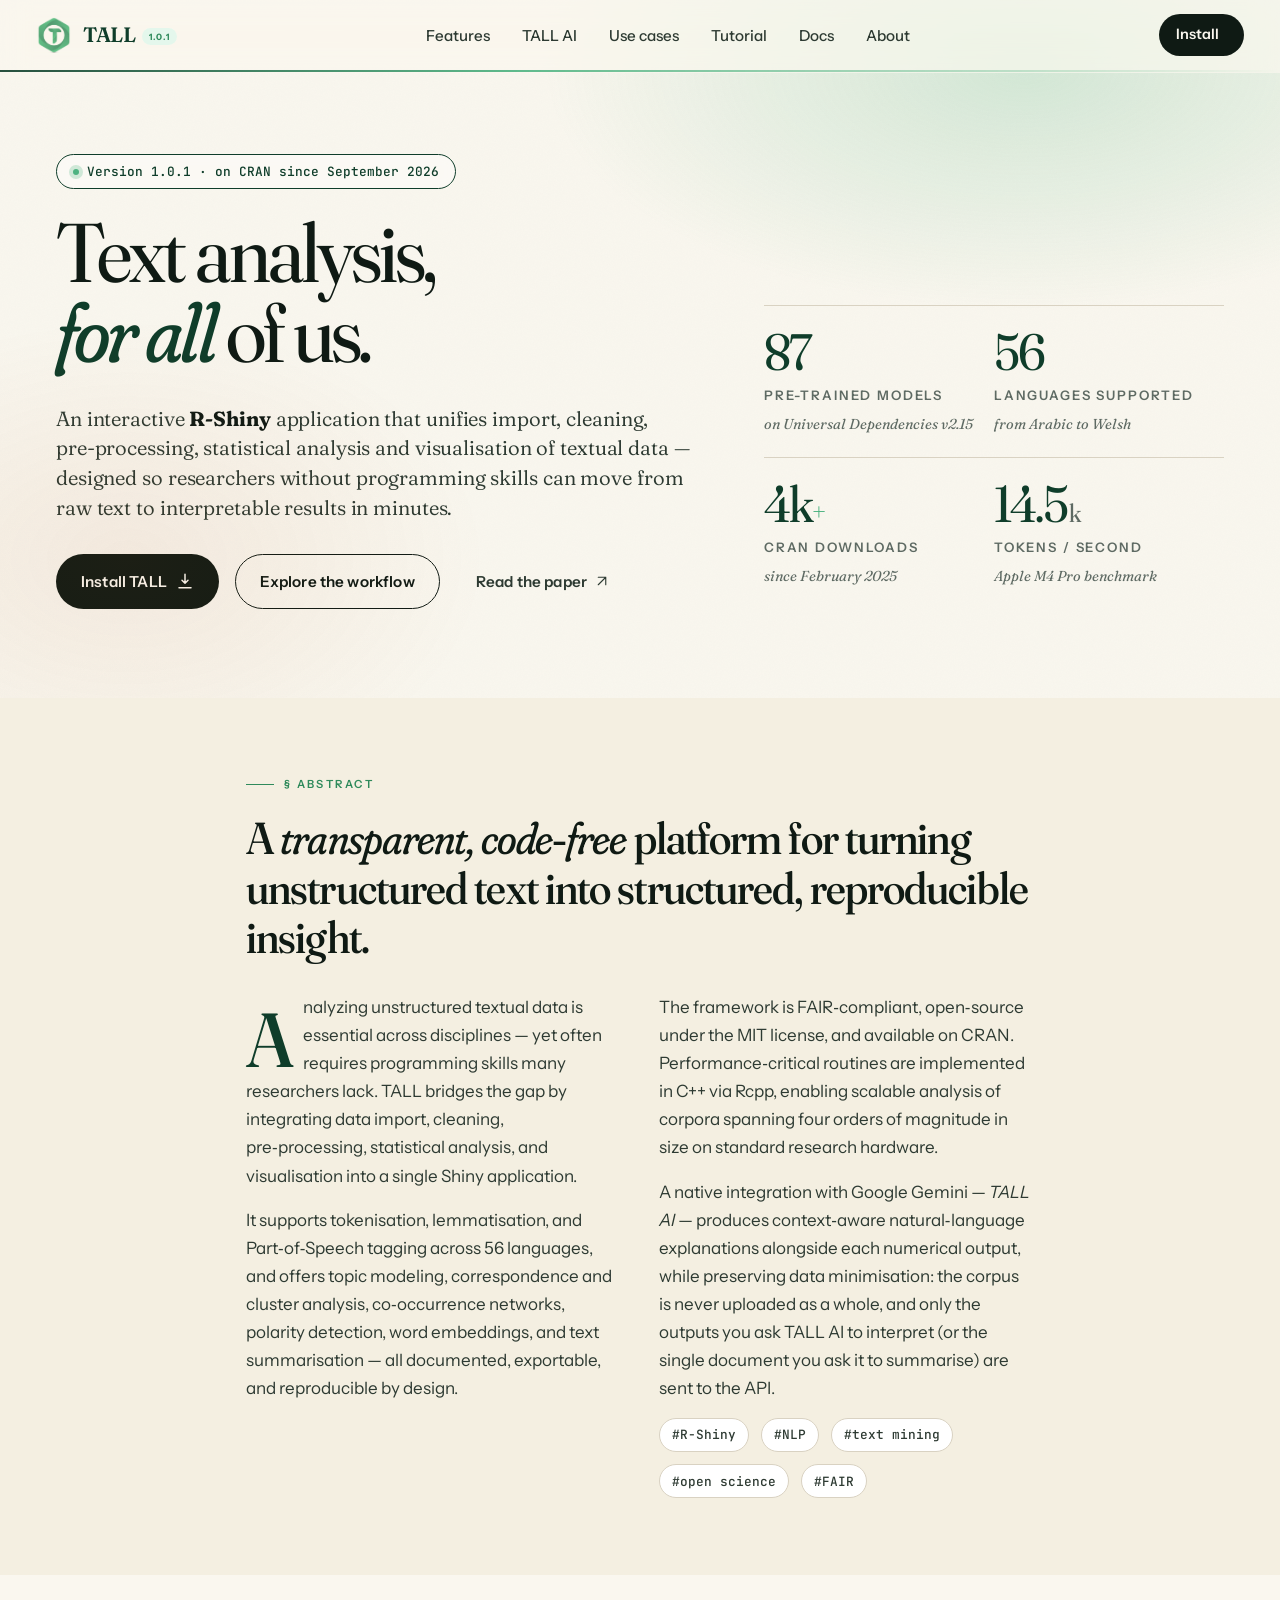
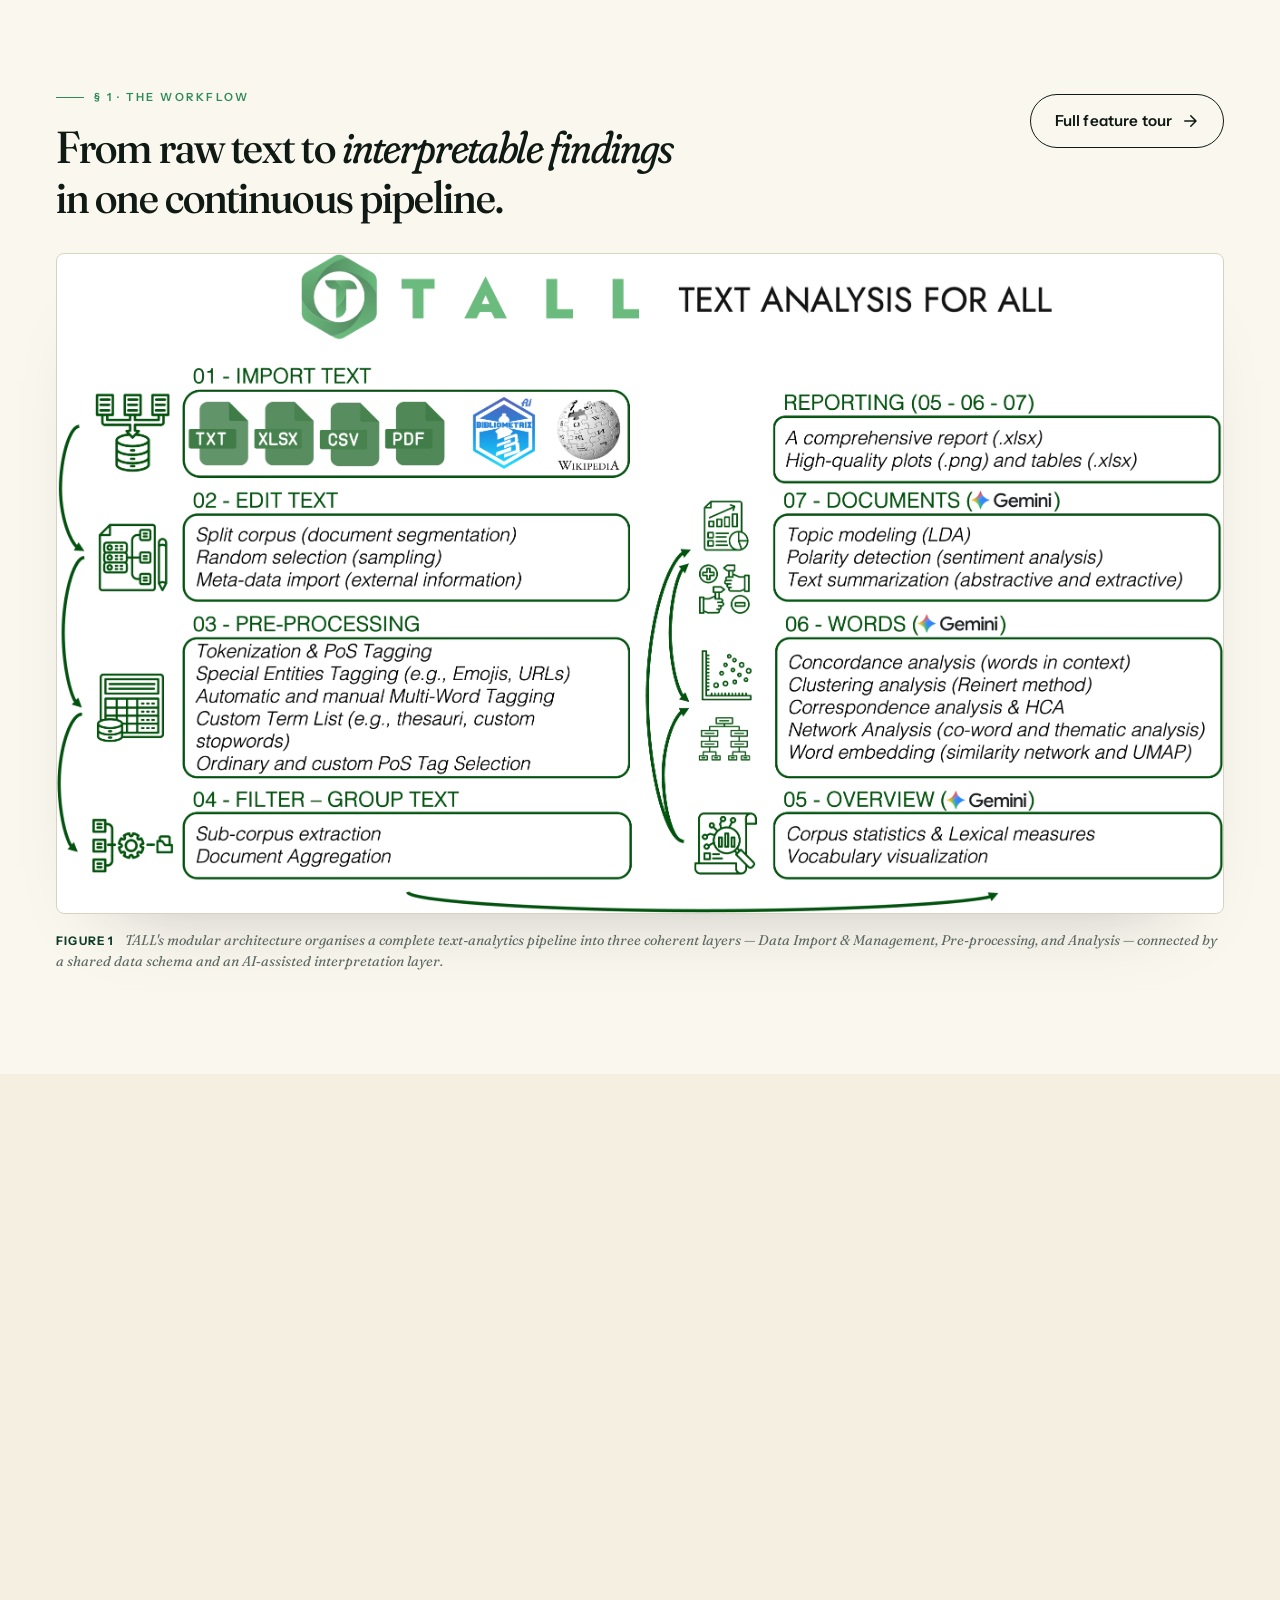
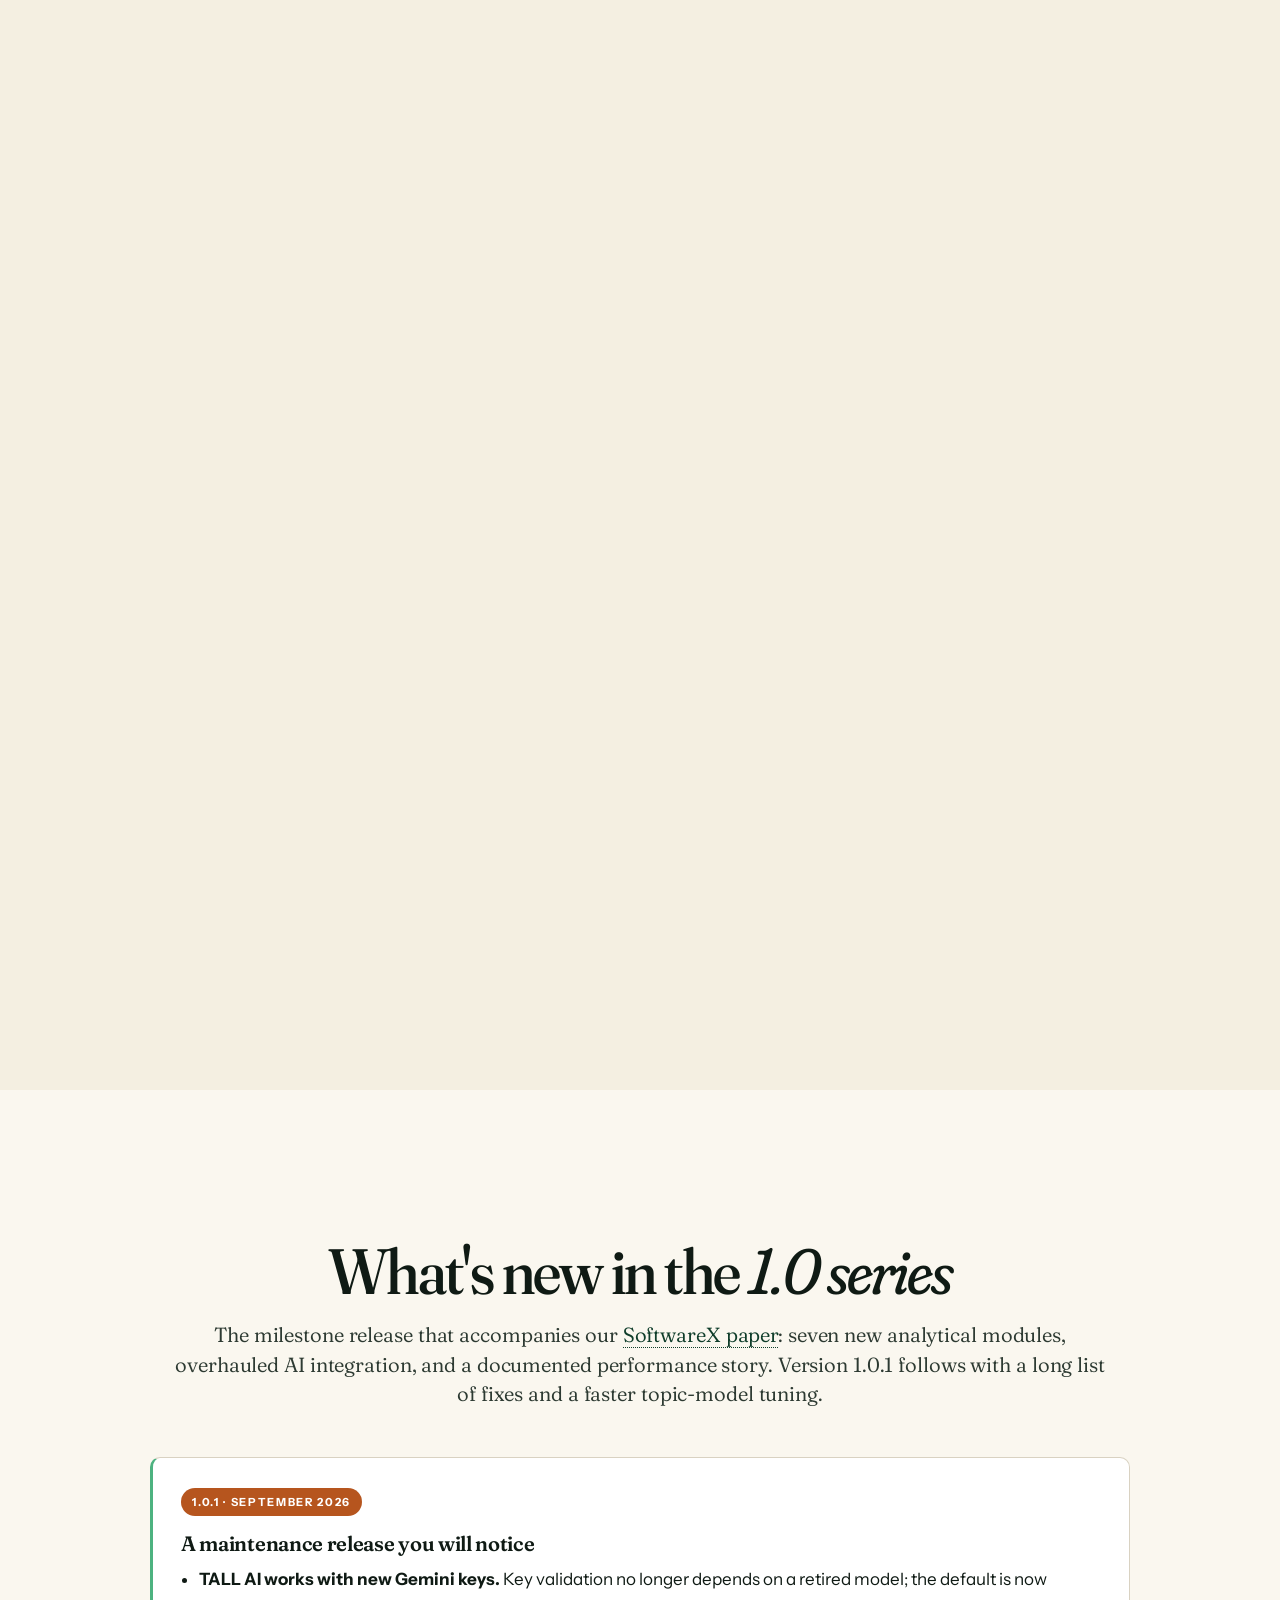
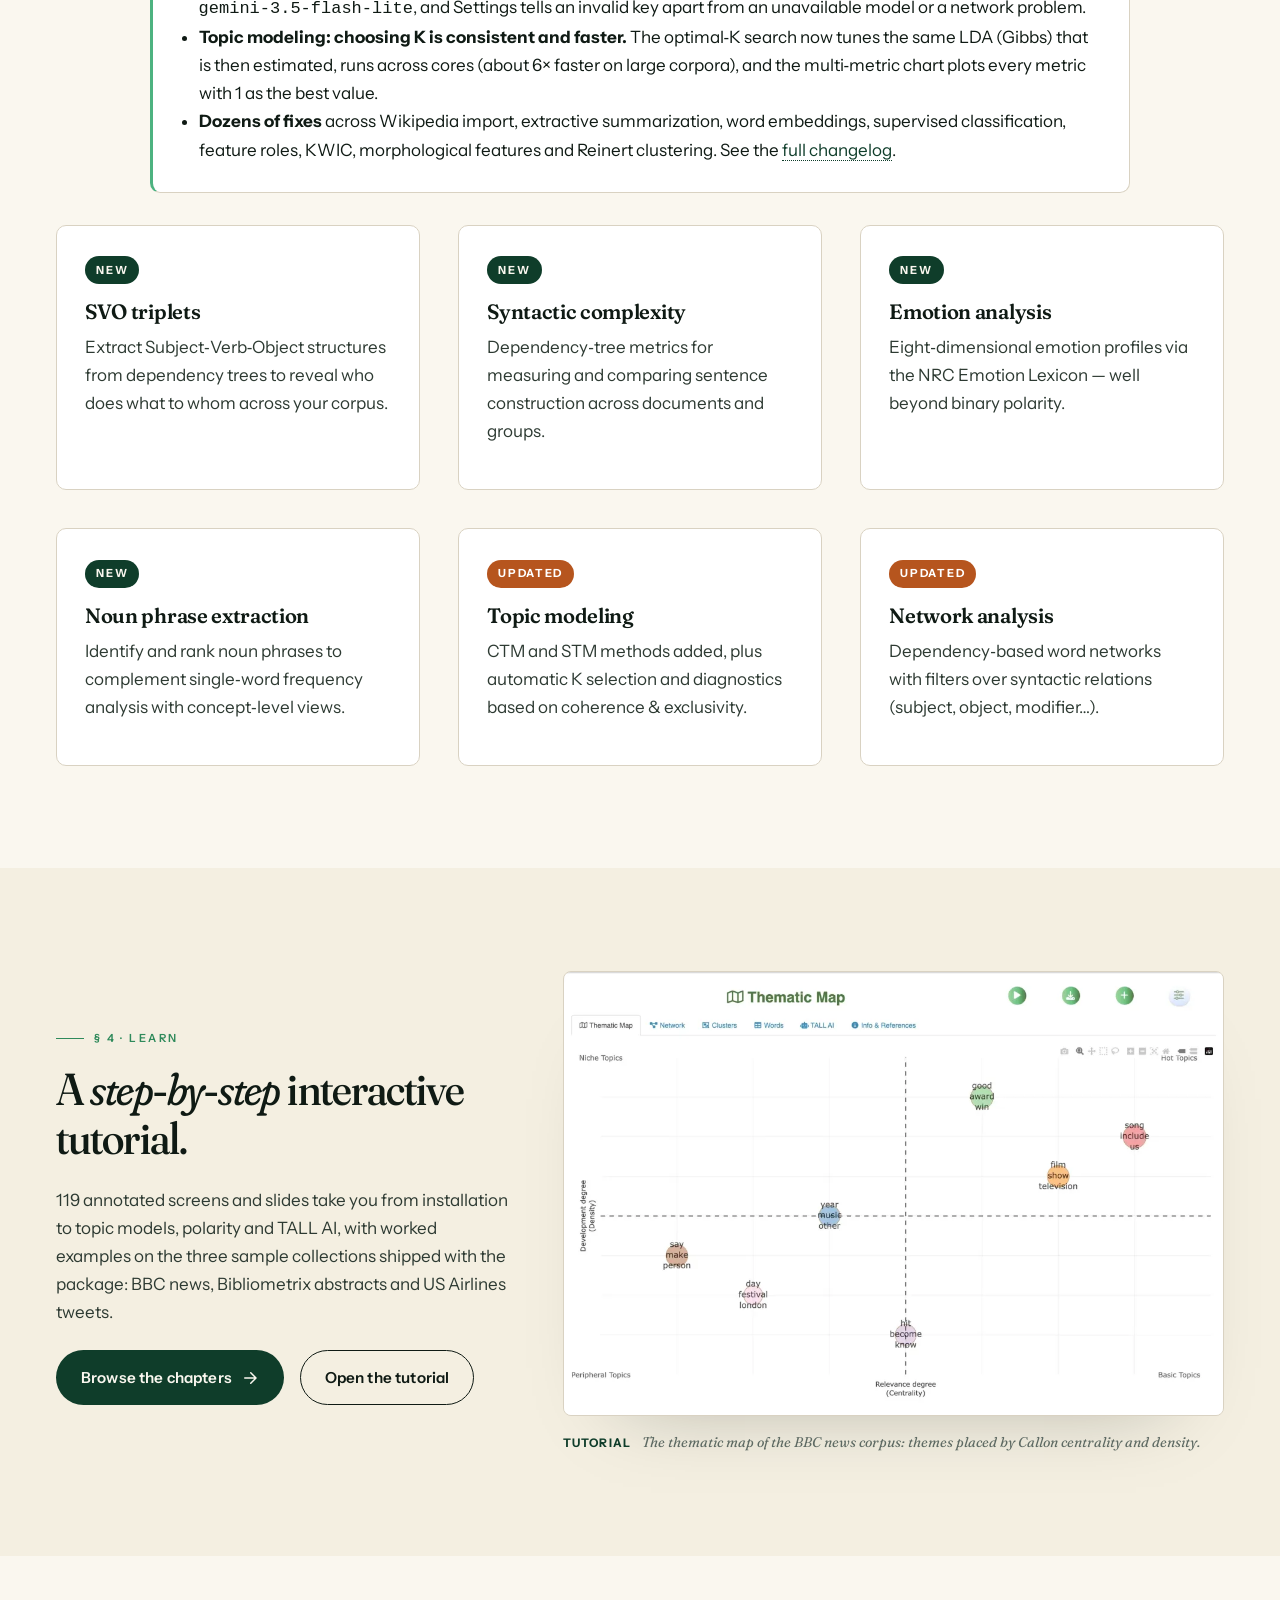
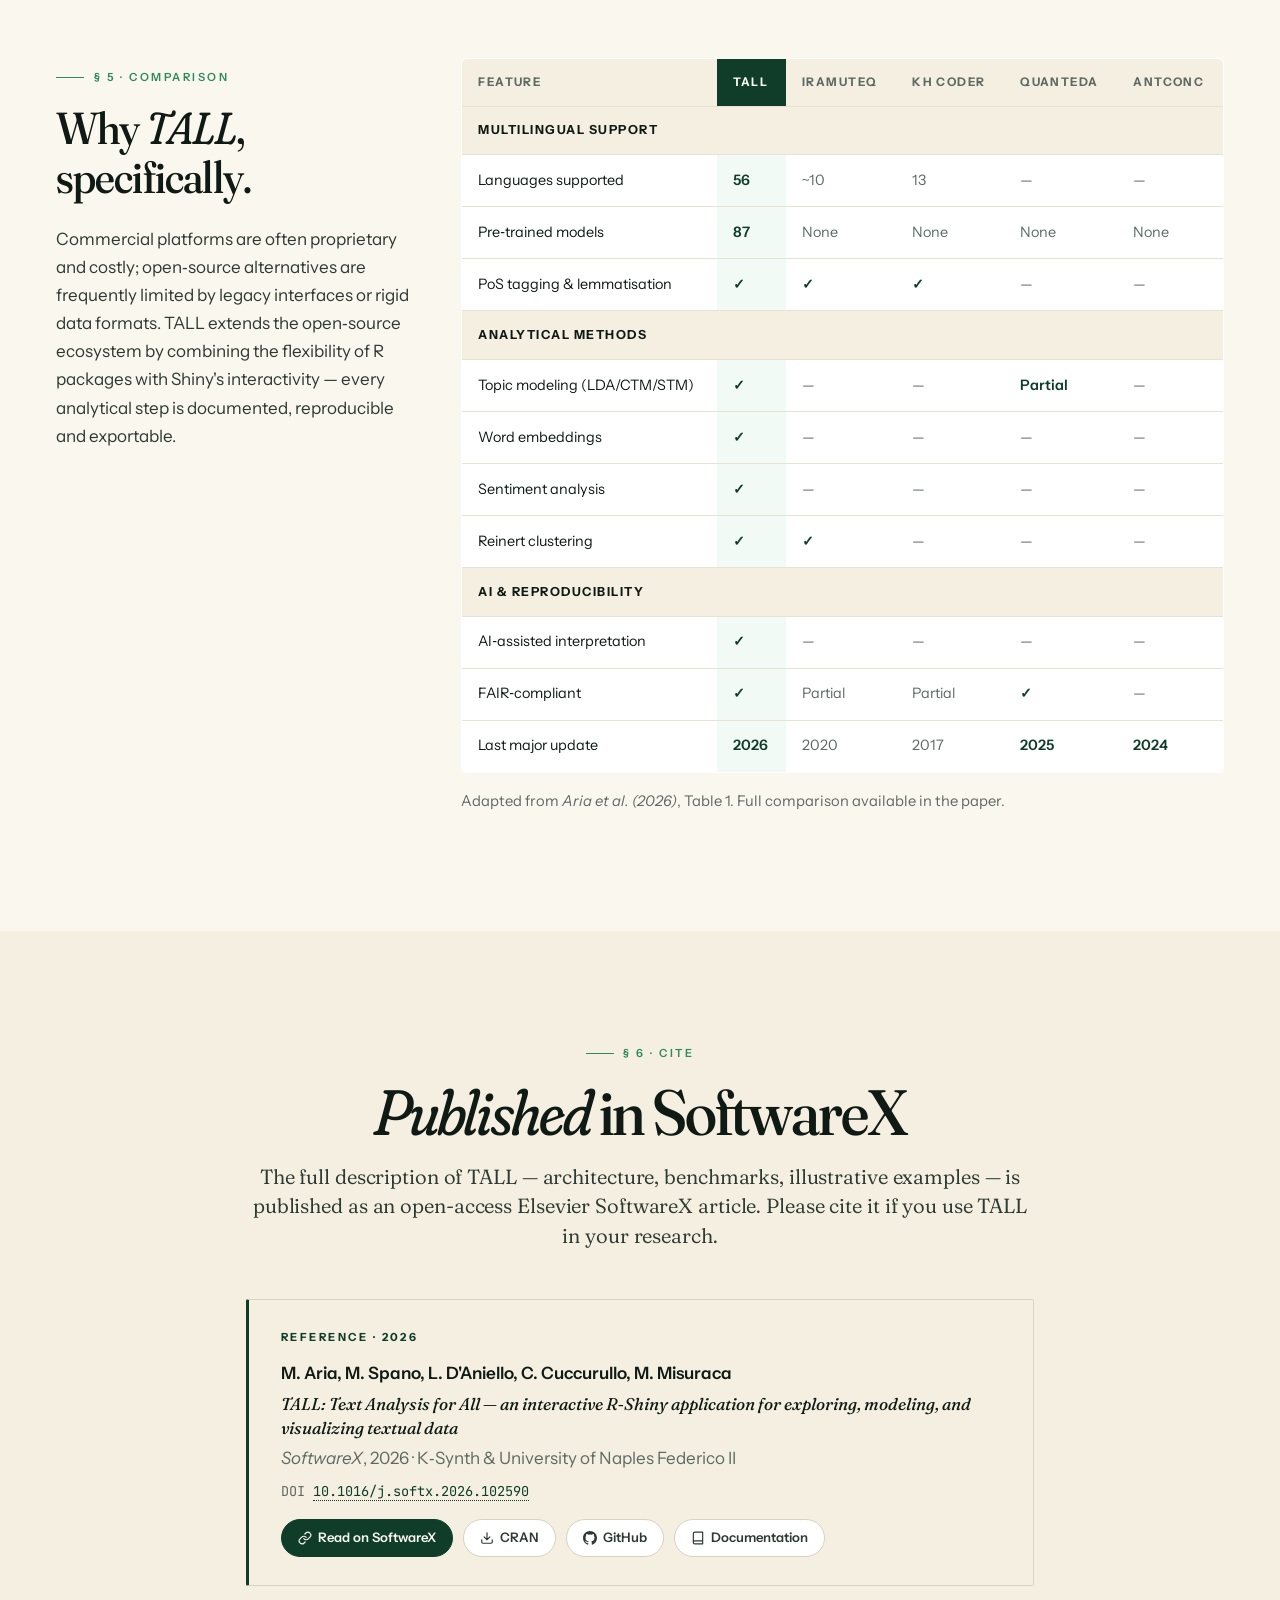
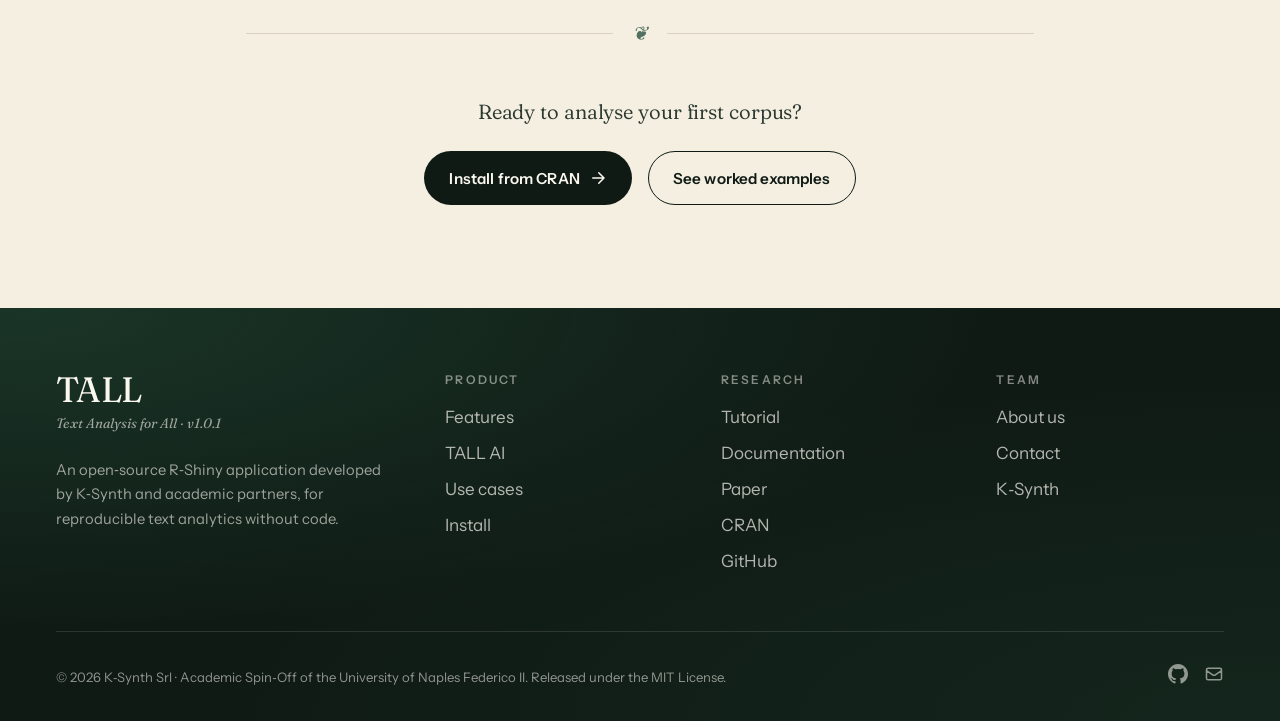
<file: index.html>
<!DOCTYPE html>
<html lang="en">
<head>
  <meta charset="UTF-8">
  <meta name="viewport" content="width=device-width, initial-scale=1.0">
  <title>TALL — Text Analysis for All · Interactive R‑Shiny application</title>
  <meta name="description" content="TALL 1.0.1 — an interactive R‑Shiny application for exploring, modeling, and visualizing textual data. 87 pre‑trained models, 56 languages, AI‑assisted interpretation, published in SoftwareX.">
  <link rel="icon" type="image/png" href="./images/tall-logo.png">
  <link rel="preconnect" href="https://fonts.googleapis.com">
  <link rel="preconnect" href="https://fonts.gstatic.com" crossorigin>
  <link href="https://fonts.googleapis.com/css2?family=Fraunces:ital,opsz,wght,SOFT@0,9..144,300..700,0..100;1,9..144,300..700,0..100&family=Instrument+Sans:ital,wght@0,400..700;1,400..700&family=JetBrains+Mono:wght@400;500;600&display=swap" rel="stylesheet">
  <link rel="stylesheet" href="css/style.css">
</head>
<body>

<!-- ============ NAVBAR ============ -->
<nav class="site-nav" aria-label="Primary">
  <div class="nav-inner">
    <a href="index.html" class="nav-brand">
      <img src="./images/tall-logo.png" alt="TALL logo">
      <span class="wordmark">TALL<sup>1.0.1</sup></span>
    </a>
    <div class="nav-links">
      <a href="features.html">Features</a>
      <a href="tall-ai.html">TALL AI</a>
      <a href="usecases.html">Use cases</a>
      <a href="tutorial.html">Tutorial</a>
      <a href="documentation.html">Docs</a>
      <a href="about.html">About</a>
    </div>
    <a href="download.html" class="nav-cta">
      Install
      <svg viewBox="0 0 24 24" fill="none" stroke="currentColor" stroke-width="2" stroke-linecap="round" stroke-linejoin="round"><path d="M5 12h14M13 5l7 7-7 7"/></svg>
    </a>
    <button class="nav-burger" aria-label="Open menu" aria-expanded="false">
      <svg width="20" height="20" viewBox="0 0 24 24" fill="none" stroke="currentColor" stroke-width="2" stroke-linecap="round"><path d="M4 7h16M4 12h16M4 17h16"/></svg>
    </button>
  </div>
  <div class="mobile-menu" style="display:none">
    <a href="features.html">Features</a>
    <a href="tall-ai.html">TALL AI</a>
    <a href="usecases.html">Use cases</a>
    <a href="tutorial.html">Tutorial</a>
    <a href="documentation.html">Documentation</a>
    <a href="download.html">Install</a>
    <a href="about.html">About</a>
  </div>
  <div class="nav-rule"></div>
</nav>

<!-- ============ HERO ============ -->
<section class="hero">
  <div class="container">
    <div class="hero-grid">
      <div>
        <div class="fade-in">
          <span class="version-tag"><span class="dot"></span>Version 1.0.1 · on CRAN since September 2026</span>
        </div>
        <h1 class="display-xl fade-in mt-6">
          Text analysis,<br>
          <span class="italic-display" style="color:var(--tall-deep)">for all</span> of us.
        </h1>
        <p class="lede fade-in fade-in-delay-1 mt-8" style="max-width: 40em;">
          An interactive <strong style="color:var(--ink)">R‑Shiny</strong> application that unifies import, cleaning, pre‑processing, statistical analysis and visualisation of textual data &mdash; designed so researchers without programming skills can move from raw text to interpretable results in minutes.
        </p>
        <div class="flex gap-4 mt-8 fade-in fade-in-delay-2" style="flex-wrap: wrap;">
          <a href="download.html" class="btn btn-primary">
            Install TALL
            <svg viewBox="0 0 24 24" fill="none" stroke="currentColor" stroke-width="2" stroke-linecap="round" stroke-linejoin="round"><path d="M12 3v12m0 0l-4-4m4 4l4-4M4 21h16"/></svg>
          </a>
          <a href="features.html" class="btn btn-ghost">
            Explore the workflow
          </a>
          <a href="#paper" class="btn" style="padding: .85rem 1.2rem; color: var(--ink-soft); gap: .4rem;">
            Read the paper
            <svg viewBox="0 0 24 24" fill="none" stroke="currentColor" stroke-width="1.5" stroke-linecap="round" stroke-linejoin="round"><path d="M7 17L17 7M7 7h10v10"/></svg>
          </a>
        </div>
      </div>

      <aside class="hero-stats fade-in fade-in-delay-3" aria-label="At-a-glance">
        <div class="stat">
          <div class="stat-num">87</div>
          <div class="stat-label">Pre-trained models</div>
          <div class="stat-sub">on Universal Dependencies v2.15</div>
        </div>
        <div class="stat">
          <div class="stat-num">56</div>
          <div class="stat-label">Languages supported</div>
          <div class="stat-sub">from Arabic to Welsh</div>
        </div>
        <div class="stat">
          <div class="stat-num">4k<span style="color:var(--tall);font-size:.6em;letter-spacing:0">+</span></div>
          <div class="stat-label">CRAN downloads</div>
          <div class="stat-sub">since February 2025</div>
        </div>
        <div class="stat">
          <div class="stat-num">14.5<span style="font-size:.5em;color:var(--ink-muted);margin-left:.1em">k</span></div>
          <div class="stat-label">Tokens / second</div>
          <div class="stat-sub">Apple M4 Pro benchmark</div>
        </div>
      </aside>
    </div>
  </div>
</section>

<!-- ============ ABSTRACT / INTRO ============ -->
<section style="background: var(--paper-warm); padding-top: clamp(3.5rem, 6vw, 5rem); padding-bottom: clamp(3.5rem, 6vw, 5rem);">
  <div class="container-narrow">
    <div class="grid" style="grid-template-columns: 1fr; gap: 1.25rem;">
      <span class="kicker fade-in">§&nbsp;Abstract</span>
      <h2 class="display-md fade-in">
        A <em class="italic-display" style="font-weight:400">transparent, code‑free</em> platform for turning unstructured text into structured, reproducible insight.
      </h2>
    </div>
    <div class="grid grid-2 mt-8" style="gap: clamp(1.5rem, 3vw, 3rem);">
      <div class="fade-in">
        <p class="drop-cap">
          Analyzing unstructured textual data is essential across disciplines &mdash; yet often requires programming skills many researchers lack. TALL bridges the gap by integrating data import, cleaning, pre‑processing, statistical analysis, and visualisation into a single Shiny application.
        </p>
        <p>
          It supports tokenisation, lemmatisation, and Part‑of‑Speech tagging across 56 languages, and offers topic modeling, correspondence and cluster analysis, co‑occurrence networks, polarity detection, word embeddings, and text summarisation &mdash; all documented, exportable, and reproducible by design.
        </p>
      </div>
      <div class="fade-in fade-in-delay-1">
        <p>
          The framework is FAIR‑compliant, open‑source under the MIT license, and available on CRAN. Performance‑critical routines are implemented in C++ via Rcpp, enabling scalable analysis of corpora spanning four orders of magnitude in size on standard research hardware.
        </p>
        <p>
          A native integration with Google Gemini &mdash; <em>TALL AI</em> &mdash; produces context‑aware natural‑language explanations alongside each numerical output, while preserving data minimisation: the corpus is never uploaded as a whole, and only the outputs you ask TALL AI to interpret (or the single document you ask it to summarise) are sent to the API.
        </p>
        <div class="flex gap-3 mt-4" style="flex-wrap: wrap;">
          <span class="pill">#R‑Shiny</span>
          <span class="pill">#NLP</span>
          <span class="pill">#text&nbsp;mining</span>
          <span class="pill">#open&nbsp;science</span>
          <span class="pill">#FAIR</span>
        </div>
      </div>
    </div>
  </div>
</section>

<!-- ============ WORKFLOW FIGURE ============ -->
<section>
  <div class="container">
    <div class="flex justify-between items-start mb-8" style="flex-wrap: wrap; gap: 1.5rem;">
      <div class="fade-in" style="max-width: 38em;">
        <span class="kicker">§ 1 · The workflow</span>
        <h2 class="display-md mt-4">
          From raw text to <em class="italic-display" style="font-weight:400">interpretable findings</em> in one continuous pipeline.
        </h2>
      </div>
      <a href="features.html" class="btn btn-ghost fade-in fade-in-delay-1" style="margin-top: 1rem;">
        Full feature tour
        <svg viewBox="0 0 24 24" fill="none" stroke="currentColor" stroke-width="2" stroke-linecap="round" stroke-linejoin="round"><path d="M5 12h14M13 5l7 7-7 7"/></svg>
      </a>
    </div>

    <figure class="figure fade-in fade-in-delay-2">
      <img src="./paper/workflow.webp" alt="TALL end-to-end workflow from data import through pre-processing to analysis and visualization">
      <figcaption class="figcaption">
        <strong>Figure 1</strong> TALL's modular architecture organises a complete text‑analytics pipeline into three coherent layers — <em>Data Import &amp; Management</em>, <em>Pre‑processing</em>, and <em>Analysis</em> — connected by a shared data schema and an AI‑assisted interpretation layer.
      </figcaption>
    </figure>
  </div>
</section>

<!-- ============ CORE MODULES ============ -->
<section style="background: var(--paper-warm);">
  <div class="container">
    <div class="grid grid-12" style="gap: 3rem;">
      <div style="grid-column: span 5;" class="fade-in">
        <span class="kicker">§ 2 · Modules</span>
        <h2 class="display-md mt-4">
          A complete analytical suite &mdash;<br>
          <em class="italic-display" style="font-weight:400">everything you need</em>, in one place.
        </h2>
        <p class="mt-6">
          Fourteen integrated modules covering exploratory, inferential and interpretive methods. Each can be run independently or chained into a continuous analytical narrative; intermediate results are exportable at every step.
        </p>
        <a href="features.html" class="btn btn-leaf mt-6">
          See all modules
          <svg viewBox="0 0 24 24" fill="none" stroke="currentColor" stroke-width="2" stroke-linecap="round" stroke-linejoin="round"><path d="M5 12h14M13 5l7 7-7 7"/></svg>
        </a>
      </div>

      <div style="grid-column: span 7;" class="fade-in fade-in-delay-1">
        <div class="module">
          <div class="module-num">01</div>
          <div>
            <h3 class="module-title">Tokenisation, PoS tagging &amp; lemmatisation</h3>
            <p class="module-desc">Universal‑Dependencies‑based pipelines for 56 languages, implemented via <em>udpipe</em>, with models cached locally for offline use.</p>
            <div class="module-tags">
              <span class="pill">udpipe</span>
              <span class="pill">UD v2.15</span>
              <span class="pill">87 models</span>
            </div>
          </div>
        </div>
        <div class="module">
          <div class="module-num">02</div>
          <div>
            <h3 class="module-title">Multi‑word expression detection</h3>
            <p class="module-desc">Six algorithms — dependency‑parsed noun phrases, RAKE, PMI, mutual dependency, LFMD and absorption index — plus user lists, for identifying salient n‑grams and candidate keyphrases. C++‑accelerated.</p>
            <div class="module-tags">
              <span class="pill">RAKE</span>
              <span class="pill">PMI</span>
              <span class="pill">LFMD</span>
            </div>
          </div>
        </div>
        <div class="module">
          <div class="module-num">03</div>
          <div>
            <h3 class="module-title">Topic modeling <span class="badge badge-updated" style="font-size:.6rem;padding:.15rem .5rem;vertical-align:middle">v1.0</span></h3>
            <p class="module-desc">LDA with CTM and STM methods, automatic K selection, coherence &amp; exclusivity diagnostics. Parallelised through <em>future</em>.</p>
            <div class="module-tags">
              <span class="pill">LDA</span><span class="pill">CTM</span><span class="pill">STM</span>
            </div>
          </div>
        </div>
        <div class="module">
          <div class="module-num">04</div>
          <div>
            <h3 class="module-title">Network analysis &amp; community detection</h3>
            <p class="module-desc">Co‑occurrence networks with Louvain community detection, dependency‑based word graphs, and syntactic relation filters via <em>igraph</em> and <em>visNetwork</em>.</p>
            <div class="module-tags">
              <span class="pill">Louvain</span><span class="pill">dependency</span><span class="pill">igraph</span>
            </div>
          </div>
        </div>
        <div class="module">
          <div class="module-num">05</div>
          <div>
            <h3 class="module-title">Word embeddings</h3>
            <p class="module-desc">Train Word2Vec representations directly on your corpus; visualise semantic neighbourhoods via UMAP.</p>
            <div class="module-tags">
              <span class="pill">Word2Vec</span><span class="pill">UMAP</span>
            </div>
          </div>
        </div>
        <div class="module">
          <div class="module-num">06</div>
          <div>
            <h3 class="module-title">Polarity &amp; emotion detection <span class="badge badge-new" style="font-size:.6rem;padding:.15rem .5rem;vertical-align:middle">NRC</span></h3>
            <p class="module-desc">Sentiment dashboards using Hu‑Liu, Loughran‑McDonald, and NRC Emotion Lexicon (8 emotions: anger, anticipation, disgust, fear, joy, sadness, surprise, trust).</p>
            <div class="module-tags">
              <span class="pill">Hu‑Liu</span><span class="pill">Loughran‑McDonald</span><span class="pill">NRC EmoLex</span>
            </div>
          </div>
        </div>
        <div class="module">
          <div class="module-num">07</div>
          <div>
            <h3 class="module-title">Summarisation, SVO triplets &amp; more</h3>
            <p class="module-desc">Extractive (TextRank) and abstractive summarisation, Subject‑Verb‑Object triplet extraction from dependency trees, syntactic complexity, noun phrase extraction, Reinert clustering, correspondence analysis, keyness.</p>
            <div class="module-tags">
              <span class="pill">TextRank</span><span class="pill">SVO</span><span class="pill">Reinert</span><span class="pill">CA</span><span class="pill">keyness</span>
            </div>
          </div>
        </div>
      </div>
    </div>
  </div>
</section>

<!-- ============ WHAT'S NEW ============ -->
<section>
  <div class="container">
    <div class="text-center mb-12">
      <span class="kicker fade-in">§ 3 · Release notes</span>
      <h2 class="display-lg mt-4 fade-in">
        What's new in the <em class="italic-display" style="font-weight:400">1.0 series</em>
      </h2>
      <p class="lede mt-4 fade-in fade-in-delay-1" style="max-width: 46em; margin-left: auto; margin-right: auto;">
        The milestone release that accompanies our <a href="#paper" style="color: var(--tall-deep); border-bottom: 1px dotted currentColor;">SoftwareX paper</a>: seven new analytical modules, overhauled AI integration, and a documented performance story. Version&nbsp;1.0.1 follows with a long list of fixes and a faster topic‑model tuning.
      </p>
    </div>

    <div class="card fade-in" style="max-width: 980px; margin: 0 auto 2rem; border-left: 3px solid var(--tall);">
      <span class="badge badge-updated">1.0.1 · September 2026</span>
      <h3 class="mt-4" style="font-size: 1.3rem;">A maintenance release you will notice</h3>
      <ul class="mt-2" style="padding-left: 1.1rem; margin-bottom: 0;">
        <li><strong>TALL AI works with new Gemini keys.</strong> Key validation no longer depends on a retired model; the default is now <code>gemini-3.5-flash-lite</code>, and Settings tells an invalid key apart from an unavailable model or a network problem.</li>
        <li><strong>Topic modeling: choosing K is consistent and faster.</strong> The optimal‑K search now tunes the same LDA (Gibbs) that is then estimated, runs across cores (about 6× faster on large corpora), and the multi‑metric chart plots every metric with 1 as the best value.</li>
        <li><strong>Dozens of fixes</strong> across Wikipedia import, extractive summarization, word embeddings, supervised classification, feature roles, KWIC, morphological features and Reinert clustering. See the <a href="https://github.com/massimoaria/tall/blob/master/NEWS.md" target="_blank" rel="noopener" style="color: var(--tall-deep); border-bottom: 1px dotted currentColor;">full changelog</a>.</li>
      </ul>
    </div>

    <div class="grid grid-3 mt-8">
      <div class="card fade-in">
        <span class="badge badge-new">New</span>
        <h3 class="mt-4" style="font-size: 1.3rem;">SVO triplets</h3>
        <p class="mt-2">Extract Subject‑Verb‑Object structures from dependency trees to reveal who does what to whom across your corpus.</p>
      </div>
      <div class="card fade-in fade-in-delay-1">
        <span class="badge badge-new">New</span>
        <h3 class="mt-4" style="font-size: 1.3rem;">Syntactic complexity</h3>
        <p class="mt-2">Dependency‑tree metrics for measuring and comparing sentence construction across documents and groups.</p>
      </div>
      <div class="card fade-in fade-in-delay-2">
        <span class="badge badge-new">New</span>
        <h3 class="mt-4" style="font-size: 1.3rem;">Emotion analysis</h3>
        <p class="mt-2">Eight‑dimensional emotion profiles via the NRC Emotion Lexicon — well beyond binary polarity.</p>
      </div>
      <div class="card fade-in">
        <span class="badge badge-new">New</span>
        <h3 class="mt-4" style="font-size: 1.3rem;">Noun phrase extraction</h3>
        <p class="mt-2">Identify and rank noun phrases to complement single‑word frequency analysis with concept‑level views.</p>
      </div>
      <div class="card fade-in fade-in-delay-1">
        <span class="badge badge-updated">Updated</span>
        <h3 class="mt-4" style="font-size: 1.3rem;">Topic modeling</h3>
        <p class="mt-2">CTM and STM methods added, plus automatic K selection and diagnostics based on coherence &amp; exclusivity.</p>
      </div>
      <div class="card fade-in fade-in-delay-2">
        <span class="badge badge-updated">Updated</span>
        <h3 class="mt-4" style="font-size: 1.3rem;">Network analysis</h3>
        <p class="mt-2">Dependency‑based word networks with filters over syntactic relations (subject, object, modifier…).</p>
      </div>
    </div>
  </div>
</section>

<!-- ============ TUTORIAL TEASER ============ -->
<section style="background: var(--paper-warm);">
  <div class="container">
    <div class="grid grid-12" style="gap: 3rem; align-items: center;">
      <div style="grid-column: span 5;" class="fade-in">
        <span class="kicker">§ 4 · Learn</span>
        <h2 class="display-md mt-4">
          A <em class="italic-display" style="font-weight:400">step‑by‑step</em> interactive tutorial.
        </h2>
        <p class="mt-6">
          119 annotated screens and slides take you from installation to topic models, polarity and TALL AI, with worked examples on the three sample collections shipped with the package: BBC news, Bibliometrix abstracts and US Airlines tweets.
        </p>
        <div class="flex gap-4 mt-6" style="flex-wrap: wrap;">
          <a href="tutorial.html" class="btn btn-leaf">
            Browse the chapters
            <svg viewBox="0 0 24 24" fill="none" stroke="currentColor" stroke-width="2" stroke-linecap="round" stroke-linejoin="round"><path d="M5 12h14M13 5l7 7-7 7"/></svg>
          </a>
          <a href="tutorial/" class="btn btn-ghost">Open the tutorial</a>
        </div>
      </div>
      <div style="grid-column: span 7;" class="fade-in fade-in-delay-1">
        <figure class="figure">
          <img src="./images/tutorial/slide-069.webp" alt="Thematic map of the BBC news corpus, from the TALL tutorial" loading="lazy">
          <figcaption class="figcaption"><strong>Tutorial</strong> The thematic map of the BBC news corpus: themes placed by Callon centrality and density.</figcaption>
        </figure>
      </div>
    </div>
  </div>
</section>

<!-- ============ COMPARISON TABLE ============ -->
<section>
  <div class="container">
    <div class="grid grid-12" style="gap: 3rem; align-items: start;">
      <div style="grid-column: span 4;" class="fade-in">
        <span class="kicker">§ 5 · Comparison</span>
        <h2 class="display-md mt-4">
          Why <em class="italic-display" style="font-weight:400">TALL</em>, specifically.
        </h2>
        <p class="mt-6">
          Commercial platforms are often proprietary and costly; open‑source alternatives are frequently limited by legacy interfaces or rigid data formats. TALL extends the open‑source ecosystem by combining the flexibility of R packages with Shiny's interactivity — every analytical step is documented, reproducible and exportable.
        </p>
      </div>

      <div style="grid-column: span 8; overflow-x: auto;" class="fade-in fade-in-delay-1">
        <table class="cmp-table">
          <thead>
            <tr>
              <th style="min-width: 220px;">Feature</th>
              <th class="col-tall text-center">TALL</th>
              <th class="text-center">IRaMuTeQ</th>
              <th class="text-center">KH Coder</th>
              <th class="text-center">quanteda</th>
              <th class="text-center">AntConc</th>
            </tr>
          </thead>
          <tbody>
            <tr class="section-row"><td colspan="6">Multilingual support</td></tr>
            <tr>
              <td>Languages supported</td>
              <td class="cell-tall text-center">56</td>
              <td class="text-center cell-no">~10</td>
              <td class="text-center cell-no">13</td>
              <td class="text-center cell-no">—</td>
              <td class="text-center cell-no">—</td>
            </tr>
            <tr>
              <td>Pre‑trained models</td>
              <td class="cell-tall text-center">87</td>
              <td class="text-center cell-no">None</td>
              <td class="text-center cell-no">None</td>
              <td class="text-center cell-no">None</td>
              <td class="text-center cell-no">None</td>
            </tr>
            <tr>
              <td>PoS tagging &amp; lemmatisation</td>
              <td class="cell-tall text-center">✓</td>
              <td class="text-center cell-yes">✓</td>
              <td class="text-center cell-yes">✓</td>
              <td class="text-center cell-no">—</td>
              <td class="text-center cell-no">—</td>
            </tr>
            <tr class="section-row"><td colspan="6">Analytical methods</td></tr>
            <tr>
              <td>Topic modeling (LDA/CTM/STM)</td>
              <td class="cell-tall text-center">✓</td>
              <td class="text-center cell-no">—</td>
              <td class="text-center cell-no">—</td>
              <td class="text-center cell-yes">Partial</td>
              <td class="text-center cell-no">—</td>
            </tr>
            <tr>
              <td>Word embeddings</td>
              <td class="cell-tall text-center">✓</td>
              <td class="text-center cell-no">—</td>
              <td class="text-center cell-no">—</td>
              <td class="text-center cell-no">—</td>
              <td class="text-center cell-no">—</td>
            </tr>
            <tr>
              <td>Sentiment analysis</td>
              <td class="cell-tall text-center">✓</td>
              <td class="text-center cell-no">—</td>
              <td class="text-center cell-no">—</td>
              <td class="text-center cell-no">—</td>
              <td class="text-center cell-no">—</td>
            </tr>
            <tr>
              <td>Reinert clustering</td>
              <td class="cell-tall text-center">✓</td>
              <td class="text-center cell-yes">✓</td>
              <td class="text-center cell-no">—</td>
              <td class="text-center cell-no">—</td>
              <td class="text-center cell-no">—</td>
            </tr>
            <tr class="section-row"><td colspan="6">AI &amp; reproducibility</td></tr>
            <tr>
              <td>AI‑assisted interpretation</td>
              <td class="cell-tall text-center">✓</td>
              <td class="text-center cell-no">—</td>
              <td class="text-center cell-no">—</td>
              <td class="text-center cell-no">—</td>
              <td class="text-center cell-no">—</td>
            </tr>
            <tr>
              <td>FAIR‑compliant</td>
              <td class="cell-tall text-center">✓</td>
              <td class="text-center cell-no">Partial</td>
              <td class="text-center cell-no">Partial</td>
              <td class="text-center cell-yes">✓</td>
              <td class="text-center cell-no">—</td>
            </tr>
            <tr>
              <td>Last major update</td>
              <td class="cell-tall text-center">2026</td>
              <td class="text-center cell-no">2020</td>
              <td class="text-center cell-no">2017</td>
              <td class="text-center cell-yes">2025</td>
              <td class="text-center cell-yes">2024</td>
            </tr>
          </tbody>
        </table>
        <p class="small mt-4" style="color:var(--ink-muted);">Adapted from <em>Aria et&nbsp;al. (2026)</em>, Table 1. Full comparison available in the paper.</p>
      </div>
    </div>
  </div>
</section>

<!-- ============ PAPER / CITATION ============ -->
<section id="paper" style="background: var(--paper-warm);">
  <div class="container-narrow">
    <div class="text-center mb-12">
      <span class="kicker fade-in">§ 6 · Cite</span>
      <h2 class="display-lg mt-4 fade-in">
        <em class="italic-display" style="font-weight:400">Published</em> in SoftwareX
      </h2>
      <p class="lede mt-4 fade-in fade-in-delay-1" style="max-width: 42em; margin-left: auto; margin-right: auto;">
        The full description of TALL &mdash; architecture, benchmarks, illustrative examples &mdash; is published as an open‑access Elsevier SoftwareX article. Please cite it if you use TALL in your research.
      </p>
    </div>

    <div class="citation fade-in fade-in-delay-2">
      <div class="cite-label">Reference · 2026</div>
      <div class="cite-authors">M. Aria, M. Spano, L. D'Aniello, C. Cuccurullo, M. Misuraca</div>
      <span class="cite-title">TALL: Text Analysis for All — an interactive R‑Shiny application for exploring, modeling, and visualizing textual data</span>
      <div class="cite-venue"><em>SoftwareX</em>, 2026 · K‑Synth &amp; University of Naples Federico&nbsp;II</div>
      <div class="cite-venue mt-2" style="font-family: var(--font-mono); font-size: .85rem;">
        DOI <a href="https://doi.org/10.1016/j.softx.2026.102590" target="_blank" rel="noopener" style="color: var(--tall-deep); border-bottom: 1px dotted currentColor;">10.1016/j.softx.2026.102590</a>
      </div>
      <div class="cite-actions">
        <a href="https://doi.org/10.1016/j.softx.2026.102590" target="_blank" rel="noopener" class="cite-btn" style="background: var(--tall-deep); color: var(--paper); border-color: var(--tall-deep);">
          <svg viewBox="0 0 24 24" width="14" height="14" fill="none" stroke="currentColor" stroke-width="2" stroke-linecap="round" stroke-linejoin="round"><path d="M10 13a5 5 0 007.54.54l3-3a5 5 0 00-7.07-7.07l-1.72 1.71"/><path d="M14 11a5 5 0 00-7.54-.54l-3 3a5 5 0 007.07 7.07l1.71-1.71"/></svg>
          Read on SoftwareX
        </a>
        <a href="https://cran.r-project.org/package=tall" target="_blank" rel="noopener" class="cite-btn">
          <svg viewBox="0 0 24 24" width="14" height="14" fill="none" stroke="currentColor" stroke-width="2" stroke-linecap="round" stroke-linejoin="round"><path d="M21 15v4a2 2 0 01-2 2H5a2 2 0 01-2-2v-4M7 10l5 5 5-5M12 15V3"/></svg>
          CRAN
        </a>
        <a href="https://github.com/massimoaria/tall" target="_blank" rel="noopener" class="cite-btn">
          <svg viewBox="0 0 24 24" width="14" height="14" fill="currentColor"><path d="M12 0C5.37 0 0 5.37 0 12c0 5.3 3.44 9.8 8.21 11.4.6.1.82-.26.82-.58v-2.17c-3.34.73-4.04-1.42-4.04-1.42-.55-1.39-1.33-1.76-1.33-1.76-1.09-.75.08-.73.08-.73 1.2.08 1.84 1.24 1.84 1.24 1.07 1.83 2.81 1.3 3.5 1 .11-.78.42-1.3.76-1.6-2.66-.3-5.47-1.33-5.47-5.93 0-1.31.47-2.38 1.24-3.22-.13-.3-.54-1.52.12-3.17 0 0 1.01-.32 3.3 1.23a11.5 11.5 0 016 0c2.29-1.55 3.3-1.23 3.3-1.23.66 1.65.25 2.87.12 3.17.77.84 1.24 1.91 1.24 3.22 0 4.61-2.81 5.62-5.48 5.92.43.37.82 1.1.82 2.22v3.29c0 .32.22.7.83.58C20.56 21.8 24 17.3 24 12 24 5.37 18.63 0 12 0z"/></svg>
          GitHub
        </a>
        <a href="documentation.html" class="cite-btn">
          <svg viewBox="0 0 24 24" width="14" height="14" fill="none" stroke="currentColor" stroke-width="2" stroke-linecap="round" stroke-linejoin="round"><path d="M4 19.5A2.5 2.5 0 016.5 17H20M6.5 2H20v20H6.5A2.5 2.5 0 014 19.5v-15A2.5 2.5 0 016.5 2z"/></svg>
          Documentation
        </a>
      </div>
    </div>

    <div class="section-divider fade-in mt-12">
      <span class="glyph">❦</span>
    </div>

    <div class="text-center fade-in mt-4">
      <p class="lede">Ready to analyse your first corpus?</p>
      <div class="flex gap-4 justify-center mt-6" style="flex-wrap: wrap;">
        <a href="download.html" class="btn btn-primary">
          Install from CRAN
          <svg viewBox="0 0 24 24" fill="none" stroke="currentColor" stroke-width="2" stroke-linecap="round" stroke-linejoin="round"><path d="M5 12h14M13 5l7 7-7 7"/></svg>
        </a>
        <a href="usecases.html" class="btn btn-ghost">See worked examples</a>
      </div>
    </div>
  </div>
</section>

<!-- ============ FOOTER ============ -->
<footer class="site-footer">
  <div class="container">
    <div class="footer-grid">
      <div class="footer-brand">
        <div class="footer-title">TALL</div>
        <span class="footer-sub">Text Analysis for All · v1.0.1</span>
        <p class="mt-6" style="color: rgba(250,247,239,.6); max-width: 28em; font-size: .92rem;">
          An open‑source R‑Shiny application developed by K‑Synth and academic partners, for reproducible text analytics without code.
        </p>
      </div>
      <div>
        <h4>Product</h4>
        <ul>
          <li><a href="features.html">Features</a></li>
          <li><a href="tall-ai.html">TALL AI</a></li>
          <li><a href="usecases.html">Use cases</a></li>
          <li><a href="download.html">Install</a></li>
        </ul>
      </div>
      <div>
        <h4>Research</h4>
        <ul>
          <li><a href="tutorial.html">Tutorial</a></li>
          <li><a href="documentation.html">Documentation</a></li>
          <li><a href="#paper">Paper</a></li>
          <li><a href="https://cran.r-project.org/package=tall" target="_blank" rel="noopener">CRAN</a></li>
          <li><a href="https://github.com/massimoaria/tall" target="_blank" rel="noopener">GitHub</a></li>
        </ul>
      </div>
      <div>
        <h4>Team</h4>
        <ul>
          <li><a href="about.html">About us</a></li>
          <li><a href="mailto:aria@unina.it">Contact</a></li>
          <li><a href="https://www.k-synth.com" target="_blank" rel="noopener">K‑Synth</a></li>
        </ul>
      </div>
    </div>
    <div class="footer-meta">
      <div>© 2026 K‑Synth Srl · Academic Spin‑Off of the University of Naples Federico&nbsp;II. Released under the MIT License.</div>
      <div class="flex gap-4">
        <a href="https://github.com/massimoaria/tall" target="_blank" rel="noopener" aria-label="GitHub">
          <svg width="20" height="20" viewBox="0 0 24 24" fill="currentColor"><path d="M12 0C5.37 0 0 5.37 0 12c0 5.3 3.44 9.8 8.21 11.4.6.1.82-.26.82-.58v-2.17c-3.34.73-4.04-1.42-4.04-1.42-.55-1.39-1.33-1.76-1.33-1.76-1.09-.75.08-.73.08-.73 1.2.08 1.84 1.24 1.84 1.24 1.07 1.83 2.81 1.3 3.5 1 .11-.78.42-1.3.76-1.6-2.66-.3-5.47-1.33-5.47-5.93 0-1.31.47-2.38 1.24-3.22-.13-.3-.54-1.52.12-3.17 0 0 1.01-.32 3.3 1.23a11.5 11.5 0 016 0c2.29-1.55 3.3-1.23 3.3-1.23.66 1.65.25 2.87.12 3.17.77.84 1.24 1.91 1.24 3.22 0 4.61-2.81 5.62-5.48 5.92.43.37.82 1.1.82 2.22v3.29c0 .32.22.7.83.58C20.56 21.8 24 17.3 24 12 24 5.37 18.63 0 12 0z"/></svg>
        </a>
        <a href="mailto:aria@unina.it" aria-label="Email">
          <svg width="20" height="20" viewBox="0 0 24 24" fill="none" stroke="currentColor" stroke-width="1.8" stroke-linecap="round" stroke-linejoin="round"><path d="M3 8l7.89 5.26a2 2 0 002.22 0L21 8M5 19h14a2 2 0 002-2V7a2 2 0 00-2-2H5a2 2 0 00-2 2v10a2 2 0 002 2z"/></svg>
        </a>
      </div>
    </div>
  </div>
</footer>

<script src="js/main.js"></script>
</body>
</html>
</file>
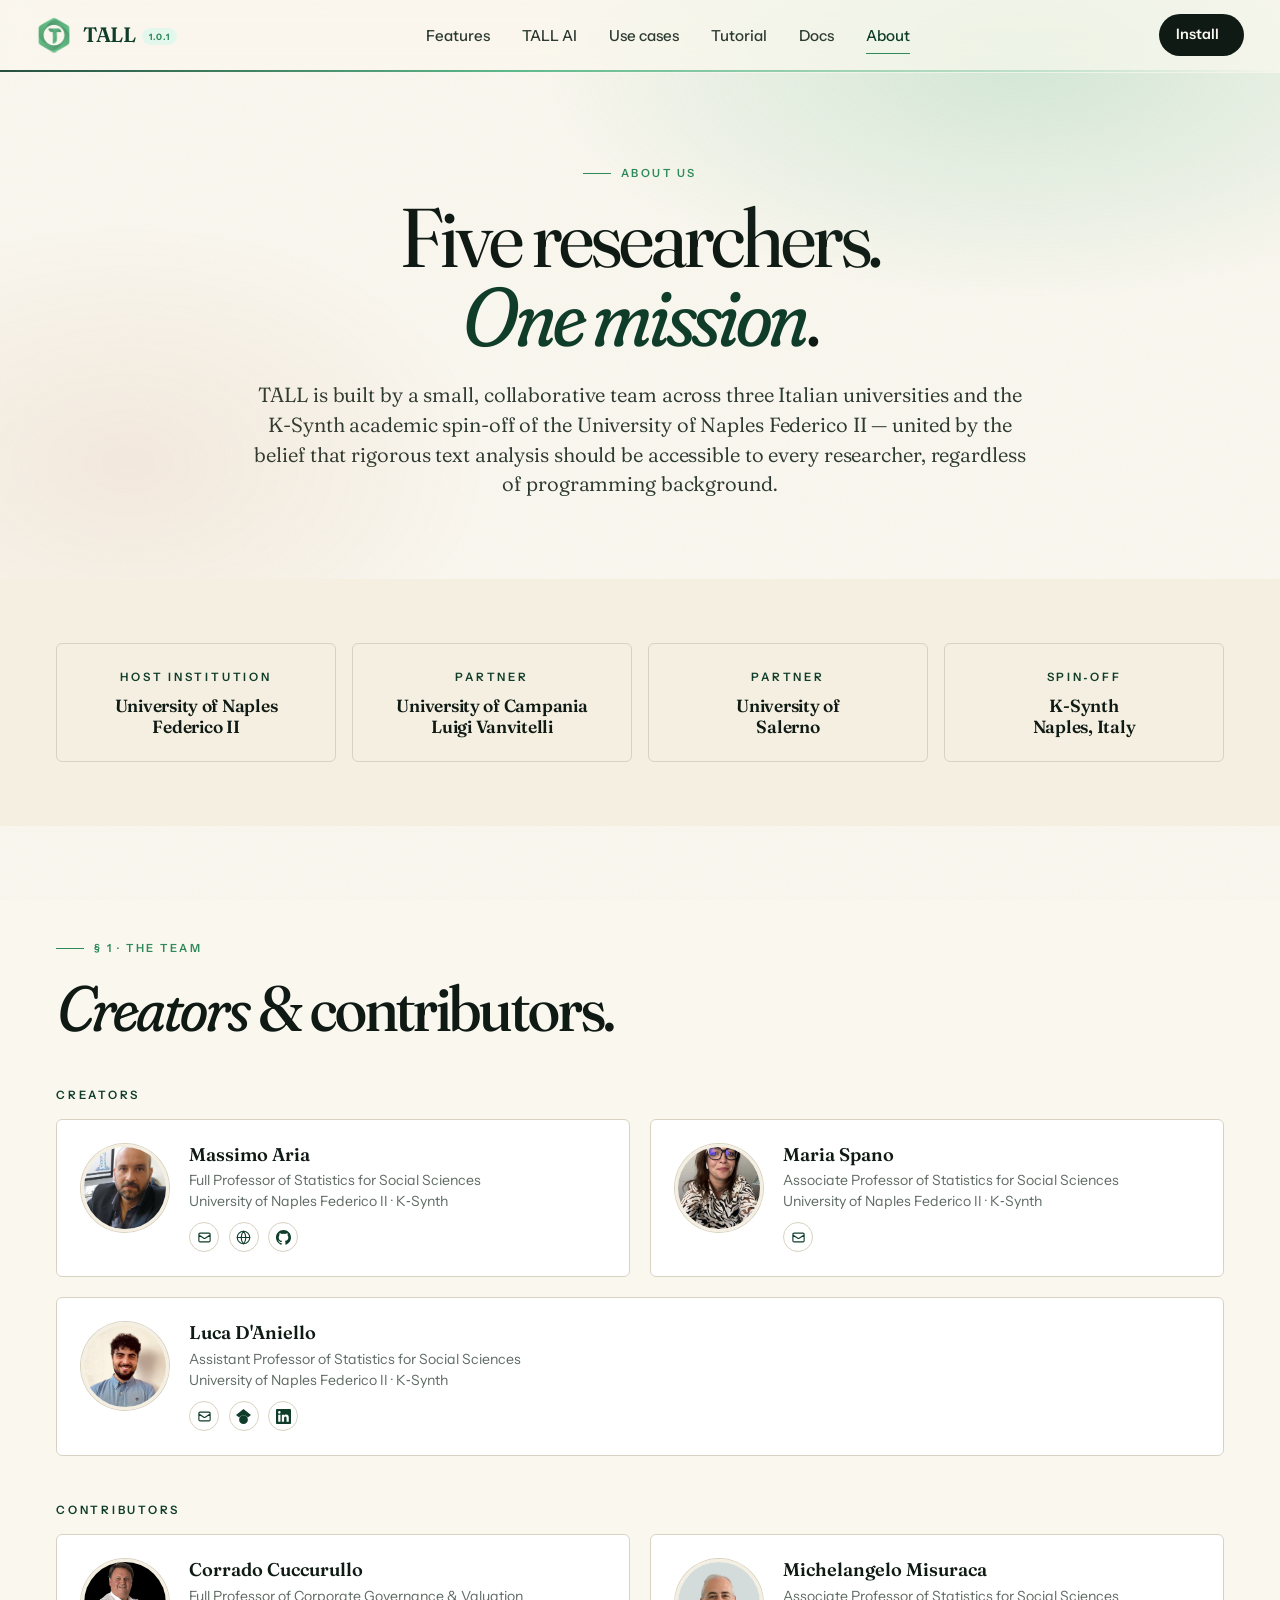
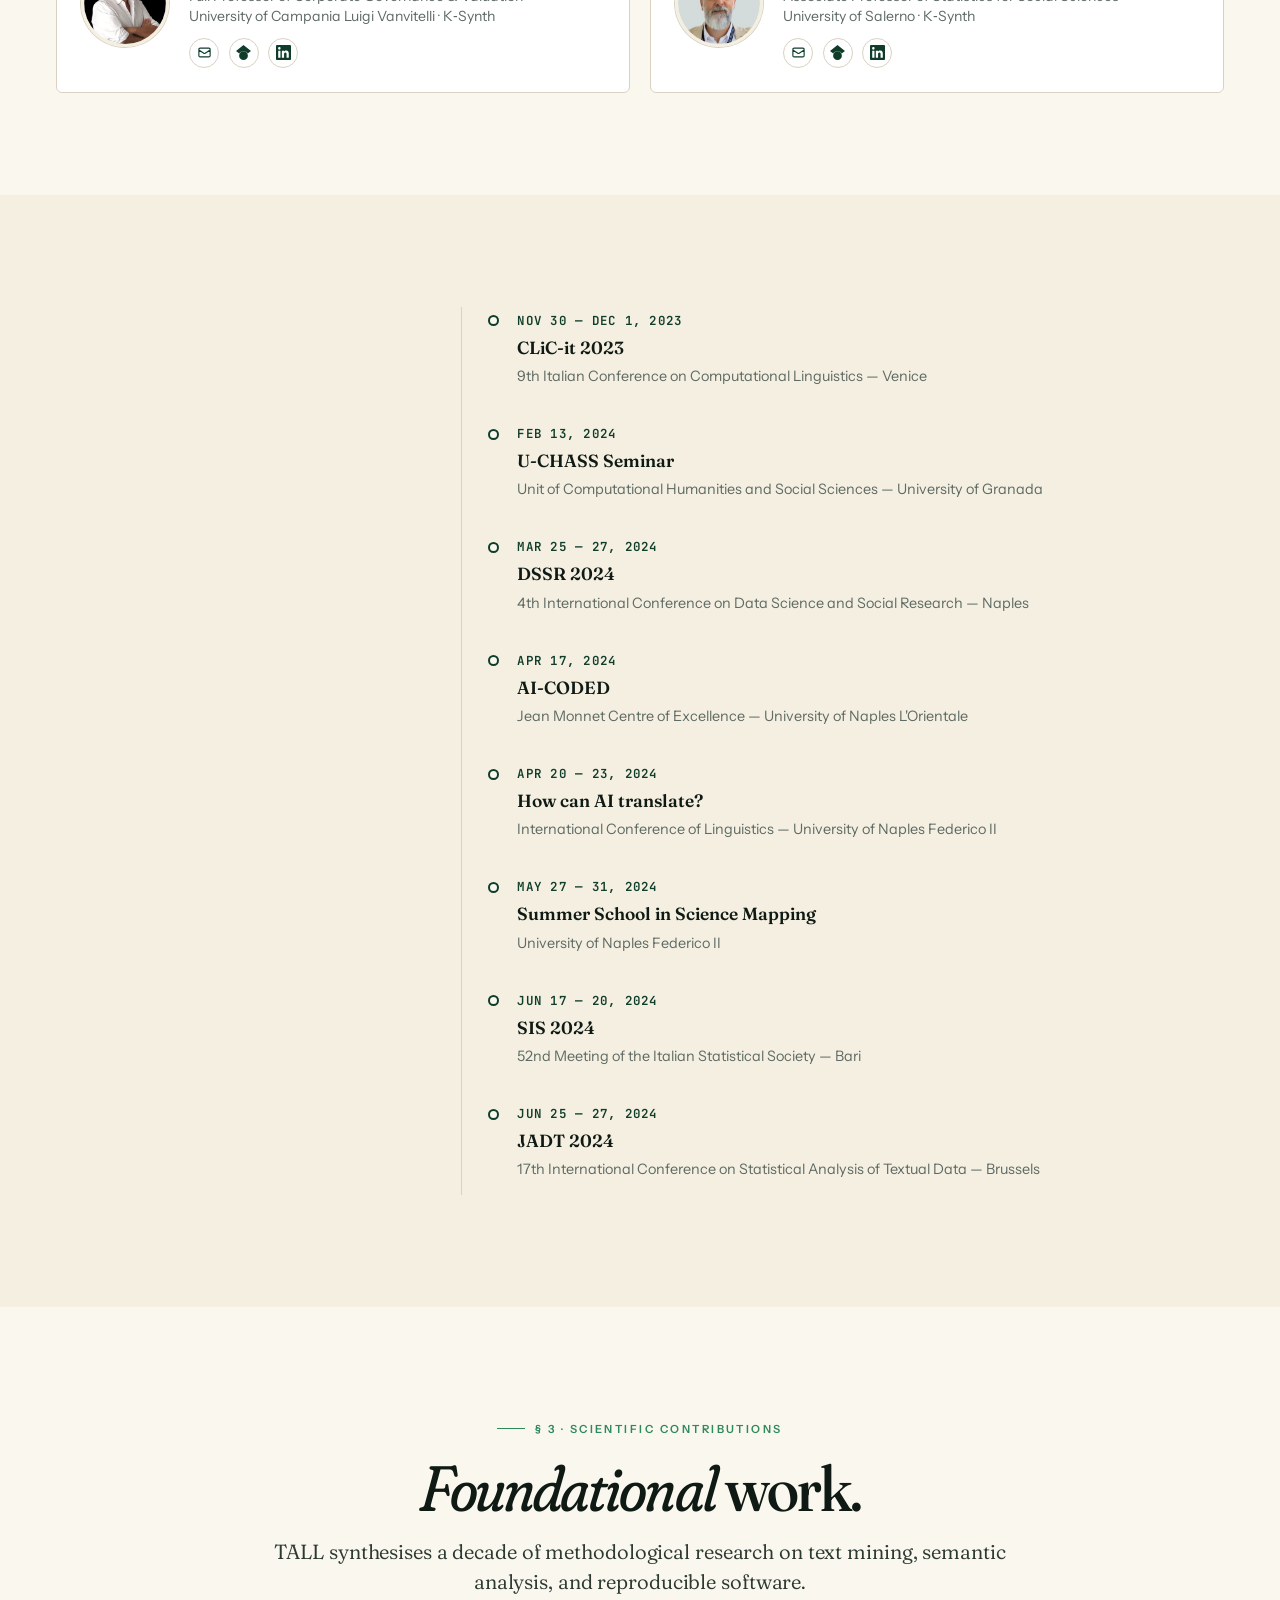
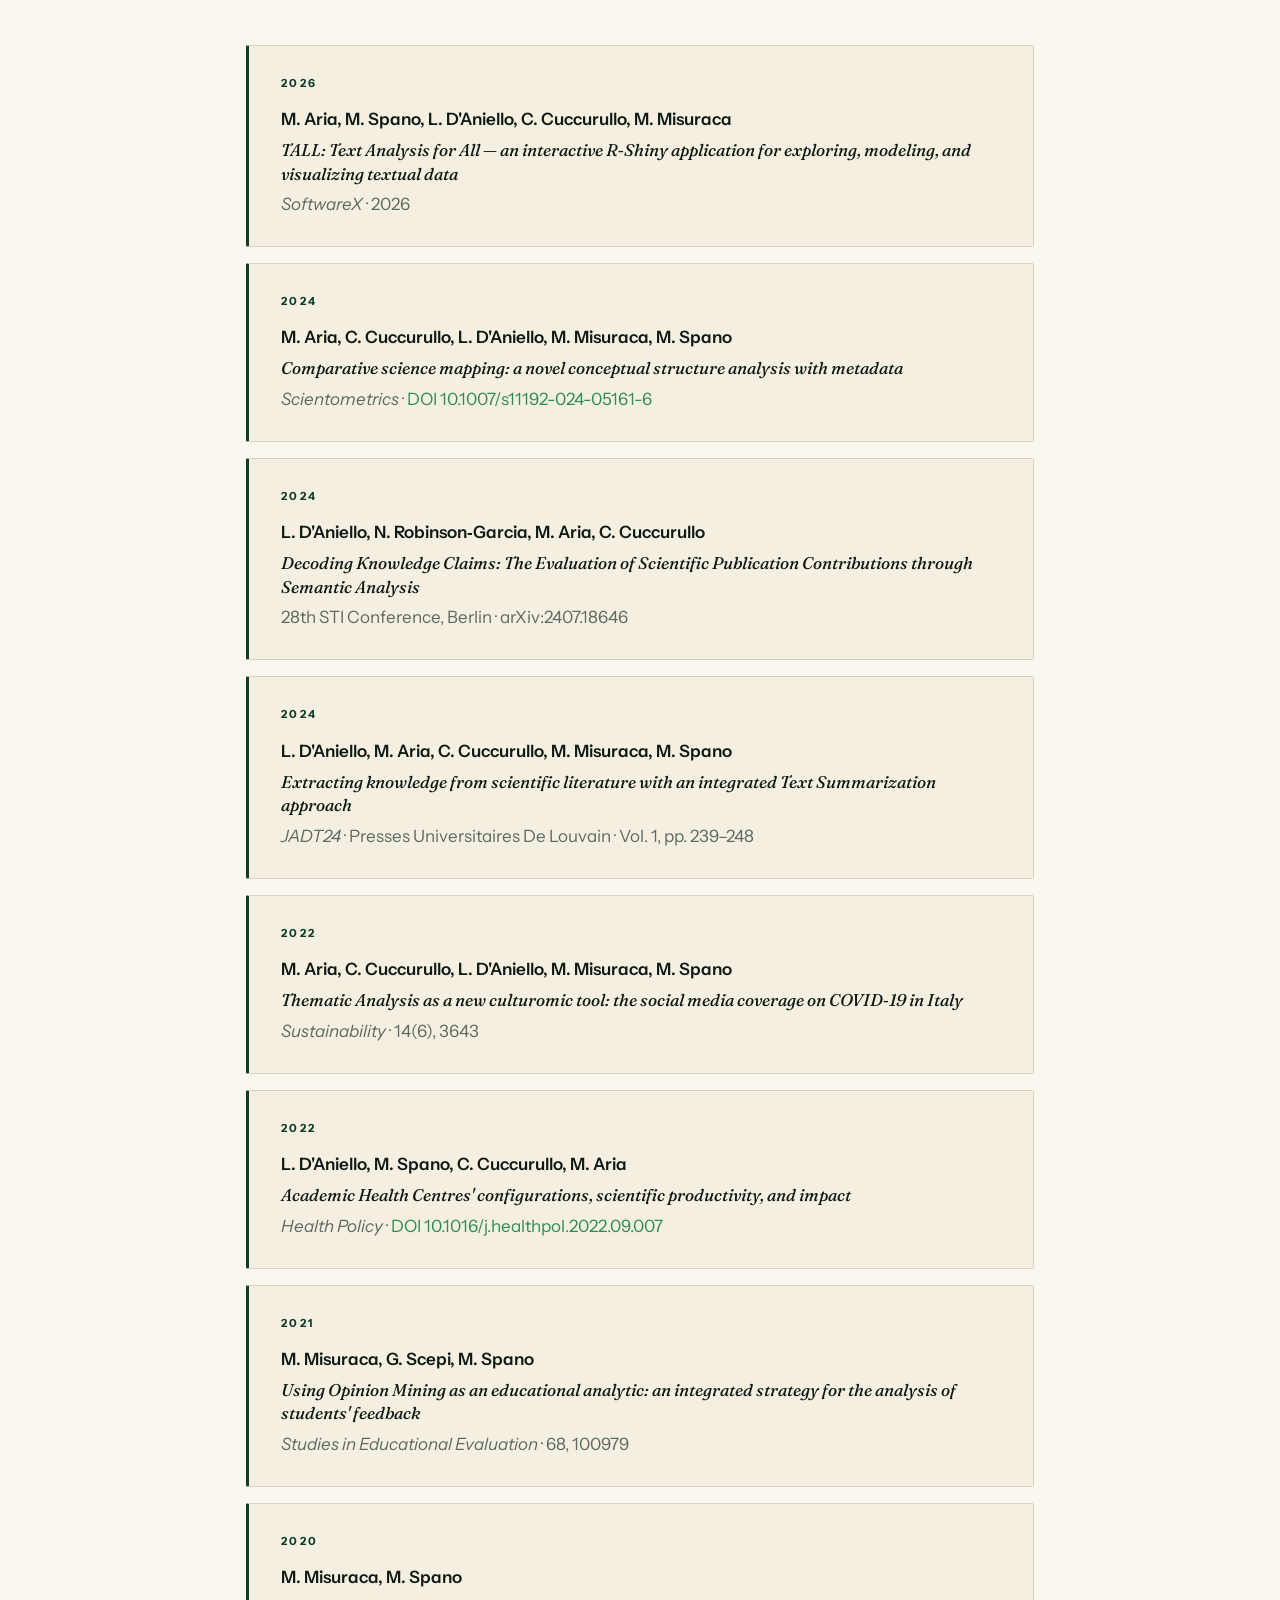
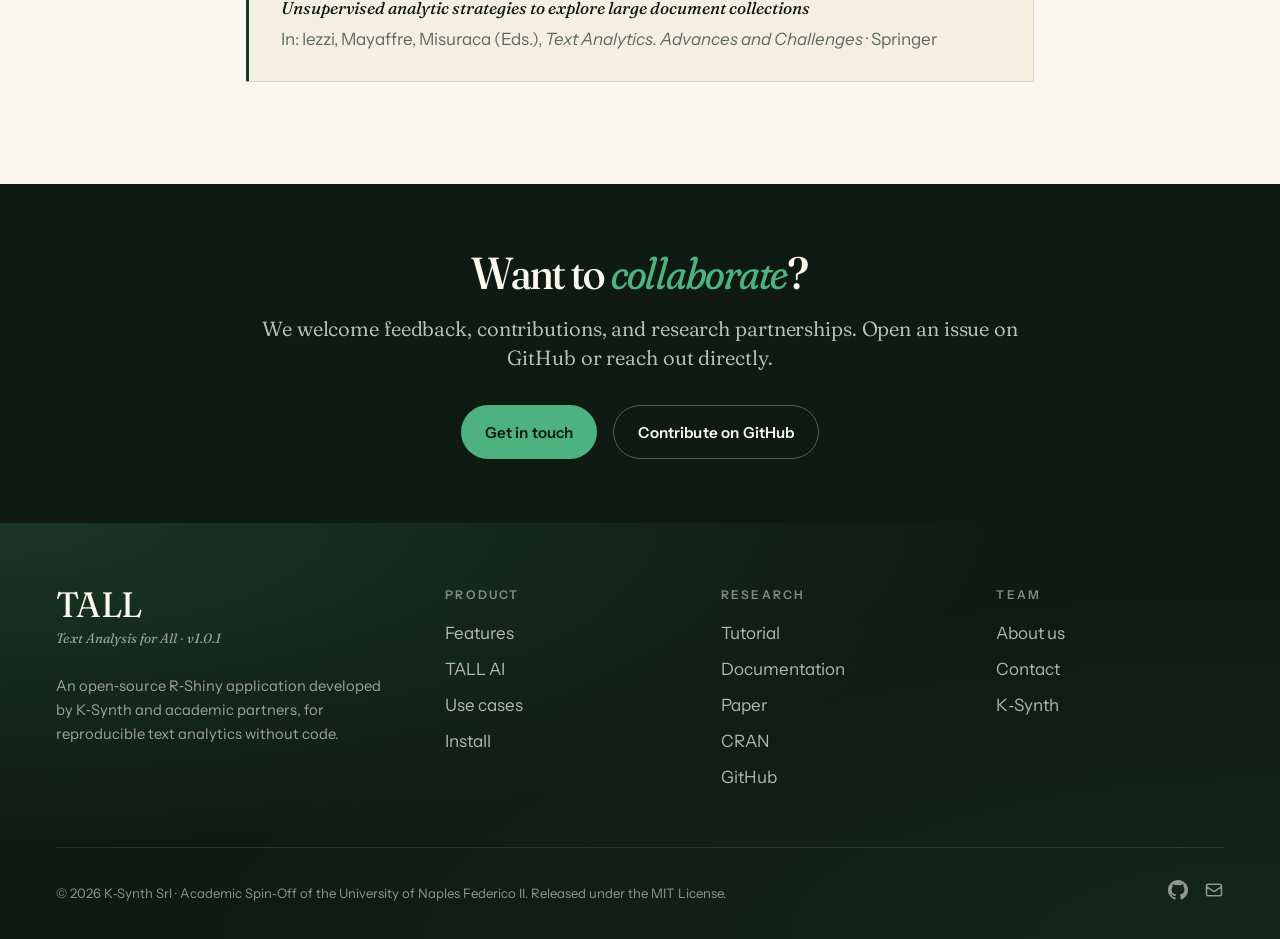
<file: about.html>
<!DOCTYPE html>
<html lang="en">
<head>
  <meta charset="UTF-8">
  <meta name="viewport" content="width=device-width, initial-scale=1.0">
  <title>About · TALL — the team behind Text Analysis for All</title>
  <meta name="description" content="The team behind TALL — creators and contributors who built the Text Analysis for All software across three Italian universities and the K‑Synth academic spin‑off.">
  <link rel="icon" type="image/png" href="./images/tall-logo.png">
  <link rel="preconnect" href="https://fonts.googleapis.com">
  <link rel="preconnect" href="https://fonts.gstatic.com" crossorigin>
  <link href="https://fonts.googleapis.com/css2?family=Fraunces:ital,opsz,wght,SOFT@0,9..144,300..700,0..100;1,9..144,300..700,0..100&family=Instrument+Sans:ital,wght@0,400..700;1,400..700&family=JetBrains+Mono:wght@400;500;600&display=swap" rel="stylesheet">
  <link rel="stylesheet" href="css/style.css">
</head>
<body>

<nav class="site-nav" aria-label="Primary">
  <div class="nav-inner">
    <a href="index.html" class="nav-brand">
      <img src="./images/tall-logo.png" alt="TALL logo">
      <span class="wordmark">TALL<sup>1.0.1</sup></span>
    </a>
    <div class="nav-links">
      <a href="features.html">Features</a>
      <a href="tall-ai.html">TALL AI</a>
      <a href="usecases.html">Use cases</a>
      <a href="tutorial.html">Tutorial</a>
      <a href="documentation.html">Docs</a>
      <a href="about.html">About</a>
    </div>
    <a href="download.html" class="nav-cta">Install
      <svg viewBox="0 0 24 24" fill="none" stroke="currentColor" stroke-width="2" stroke-linecap="round" stroke-linejoin="round"><path d="M5 12h14M13 5l7 7-7 7"/></svg>
    </a>
    <button class="nav-burger" aria-label="Open menu" aria-expanded="false">
      <svg width="20" height="20" viewBox="0 0 24 24" fill="none" stroke="currentColor" stroke-width="2" stroke-linecap="round"><path d="M4 7h16M4 12h16M4 17h16"/></svg>
    </button>
  </div>
  <div class="mobile-menu" style="display:none">
    <a href="features.html">Features</a>
    <a href="tall-ai.html">TALL AI</a>
    <a href="usecases.html">Use cases</a>
    <a href="tutorial.html">Tutorial</a>
    <a href="documentation.html">Documentation</a>
    <a href="download.html">Install</a>
    <a href="about.html">About</a>
  </div>
  <div class="nav-rule"></div>
</nav>

<!-- HERO -->
<section class="hero" style="padding-bottom: clamp(3rem, 5vw, 4rem);">
  <div class="container-narrow text-center">
    <span class="kicker fade-in" style="margin: 0 auto;">About us</span>
    <h1 class="display-xl mt-4 fade-in">
      Five researchers.<br>
      <em class="italic-display" style="font-weight:400; color:var(--tall-deep)">One&nbsp;mission</em>.
    </h1>
    <p class="lede mt-6 fade-in fade-in-delay-1">
      TALL is built by a small, collaborative team across three Italian universities and the K‑Synth academic spin‑off of the University of Naples Federico&nbsp;II &mdash; united by the belief that rigorous text analysis should be accessible to every researcher, regardless of programming background.
    </p>
  </div>
</section>

<!-- AFFILIATIONS -->
<section class="section-tight" style="background: var(--paper-warm);">
  <div class="container">
    <div class="grid grid-4" style="gap: 1rem;">
      <div class="card-outline text-center fade-in">
        <div class="eyebrow" style="color: var(--tall-deep);">Host institution</div>
        <h3 class="mt-2" style="font-family: var(--font-display); font-size: 1.1rem; font-variation-settings:'opsz' 30;">University of Naples<br>Federico II</h3>
      </div>
      <div class="card-outline text-center fade-in fade-in-delay-1">
        <div class="eyebrow" style="color: var(--tall-deep);">Partner</div>
        <h3 class="mt-2" style="font-family: var(--font-display); font-size: 1.1rem; font-variation-settings:'opsz' 30;">University of Campania<br>Luigi Vanvitelli</h3>
      </div>
      <div class="card-outline text-center fade-in fade-in-delay-2">
        <div class="eyebrow" style="color: var(--tall-deep);">Partner</div>
        <h3 class="mt-2" style="font-family: var(--font-display); font-size: 1.1rem; font-variation-settings:'opsz' 30;">University of<br>Salerno</h3>
      </div>
      <div class="card-outline text-center fade-in fade-in-delay-3">
        <div class="eyebrow" style="color: var(--tall-deep);">Spin‑off</div>
        <h3 class="mt-2" style="font-family: var(--font-display); font-size: 1.1rem; font-variation-settings:'opsz' 30;">K‑Synth<br>Naples, Italy</h3>
      </div>
    </div>
  </div>
</section>

<!-- TEAM -->
<section>
  <div class="container">
    <div class="mb-12">
      <span class="kicker fade-in">§ 1 · The team</span>
      <h2 class="display-lg mt-4 fade-in">
        <em class="italic-display" style="font-weight:400">Creators</em> &amp; contributors.
      </h2>
    </div>

    <h3 class="eyebrow mt-8 mb-4" style="color: var(--tall-deep);">Creators</h3>
    <div class="grid grid-2" style="gap: 1.25rem;">
      <!-- Massimo -->
      <div class="person fade-in">
        <img src="./images/team/massimo-aria.jpg" alt="Massimo Aria" class="person-avatar">
        <div>
          <div class="person-name">Massimo Aria</div>
          <div class="person-role">Full Professor of Statistics for Social Sciences<br>University of Naples Federico&nbsp;II · K‑Synth</div>
          <div class="person-links">
            <a href="mailto:aria@unina.it" aria-label="Email"><svg viewBox="0 0 24 24" fill="none" stroke="currentColor" stroke-width="1.8" stroke-linecap="round" stroke-linejoin="round"><path d="M3 8l7.89 5.26a2 2 0 002.22 0L21 8M5 19h14a2 2 0 002-2V7a2 2 0 00-2-2H5a2 2 0 00-2 2v10a2 2 0 002 2z"/></svg></a>
            <a href="https://massimoaria.com" target="_blank" rel="noopener" aria-label="Website"><svg viewBox="0 0 24 24" fill="none" stroke="currentColor" stroke-width="1.8" stroke-linecap="round" stroke-linejoin="round"><circle cx="12" cy="12" r="10"/><path d="M2 12h20M12 2a15.3 15.3 0 010 20M12 2a15.3 15.3 0 000 20"/></svg></a>
            <a href="https://github.com/massimoaria" target="_blank" rel="noopener" aria-label="GitHub"><svg viewBox="0 0 24 24" fill="currentColor"><path d="M12 0C5.37 0 0 5.37 0 12c0 5.3 3.44 9.8 8.21 11.4.6.1.82-.26.82-.58v-2.17c-3.34.73-4.04-1.42-4.04-1.42-.55-1.39-1.33-1.76-1.33-1.76-1.09-.75.08-.73.08-.73 1.2.08 1.84 1.24 1.84 1.24 1.07 1.83 2.81 1.3 3.5 1 .11-.78.42-1.3.76-1.6-2.66-.3-5.47-1.33-5.47-5.93 0-1.31.47-2.38 1.24-3.22-.13-.3-.54-1.52.12-3.17 0 0 1.01-.32 3.3 1.23a11.5 11.5 0 016 0c2.29-1.55 3.3-1.23 3.3-1.23.66 1.65.25 2.87.12 3.17.77.84 1.24 1.91 1.24 3.22 0 4.61-2.81 5.62-5.48 5.92.43.37.82 1.1.82 2.22v3.29c0 .32.22.7.83.58C20.56 21.8 24 17.3 24 12 24 5.37 18.63 0 12 0z"/></svg></a>
          </div>
        </div>
      </div>

      <!-- Maria -->
      <div class="person fade-in fade-in-delay-1">
        <img src="./images/team/maria-spano.webp" alt="Maria Spano" class="person-avatar">
        <div>
          <div class="person-name">Maria Spano</div>
          <div class="person-role">Associate Professor of Statistics for Social Sciences<br>University of Naples Federico&nbsp;II · K‑Synth</div>
          <div class="person-links">
            <a href="mailto:maria.spano@unina.it" aria-label="Email"><svg viewBox="0 0 24 24" fill="none" stroke="currentColor" stroke-width="1.8" stroke-linecap="round" stroke-linejoin="round"><path d="M3 8l7.89 5.26a2 2 0 002.22 0L21 8M5 19h14a2 2 0 002-2V7a2 2 0 00-2-2H5a2 2 0 00-2 2v10a2 2 0 002 2z"/></svg></a>
          </div>
        </div>
      </div>

      <!-- Luca -->
      <div class="person fade-in fade-in-delay-2" style="grid-column: span 2;">
        <img src="./images/team/luca-daniello.jpg" alt="Luca D'Aniello" class="person-avatar">
        <div>
          <div class="person-name">Luca D'Aniello</div>
          <div class="person-role">Assistant Professor of Statistics for Social Sciences<br>University of Naples Federico&nbsp;II · K‑Synth</div>
          <div class="person-links">
            <a href="mailto:luca.daniello@unina.it" aria-label="Email"><svg viewBox="0 0 24 24" fill="none" stroke="currentColor" stroke-width="1.8" stroke-linecap="round" stroke-linejoin="round"><path d="M3 8l7.89 5.26a2 2 0 002.22 0L21 8M5 19h14a2 2 0 002-2V7a2 2 0 00-2-2H5a2 2 0 00-2 2v10a2 2 0 002 2z"/></svg></a>
            <a href="https://scholar.google.com/citations?user=IXJxh0MAAAAJ" target="_blank" rel="noopener" aria-label="Google Scholar"><svg viewBox="0 0 24 24" fill="currentColor"><path d="M5.242 13.769L0 9.5 12 0l12 9.5-5.242 4.269C17.548 11.249 14.978 9.5 12 9.5c-2.977 0-5.548 1.748-6.758 4.269zM12 10a7 7 0 100 14 7 7 0 000-14z"/></svg></a>
            <a href="https://it.linkedin.com/in/luca-d-aniello-173941175" target="_blank" rel="noopener" aria-label="LinkedIn"><svg viewBox="0 0 24 24" fill="currentColor"><path d="M20.45 20.45h-3.55v-5.57c0-1.33-.03-3.04-1.85-3.04-1.85 0-2.14 1.45-2.14 2.94v5.67H9.35V9h3.41v1.56h.05c.48-.9 1.64-1.85 3.37-1.85 3.6 0 4.27 2.37 4.27 5.45v6.29zM5.34 7.43a2.06 2.06 0 110-4.13 2.06 2.06 0 010 4.13zm1.78 13.02H3.56V9h3.56v11.45zM22.22 0H1.77C.79 0 0 .77 0 1.73v20.54C0 23.23.79 24 1.77 24h20.45c.98 0 1.78-.77 1.78-1.73V1.73C24 .77 23.2 0 22.22 0z"/></svg></a>
          </div>
        </div>
      </div>
    </div>

    <h3 class="eyebrow mt-12 mb-4" style="color: var(--tall-deep);">Contributors</h3>
    <div class="grid grid-2" style="gap: 1.25rem;">
      <!-- Corrado -->
      <div class="person fade-in">
        <img src="./images/team/cuccurullo.webp" alt="Corrado Cuccurullo" class="person-avatar">
        <div>
          <div class="person-name">Corrado Cuccurullo</div>
          <div class="person-role">Full Professor of Corporate Governance &amp; Valuation<br>University of Campania Luigi Vanvitelli · K‑Synth</div>
          <div class="person-links">
            <a href="mailto:cuccurullocorrado@gmail.com" aria-label="Email"><svg viewBox="0 0 24 24" fill="none" stroke="currentColor" stroke-width="1.8" stroke-linecap="round" stroke-linejoin="round"><path d="M3 8l7.89 5.26a2 2 0 002.22 0L21 8M5 19h14a2 2 0 002-2V7a2 2 0 00-2-2H5a2 2 0 00-2 2v10a2 2 0 002 2z"/></svg></a>
            <a href="https://scholar.google.com/citations?user=mfW3fRwAAAAJ" target="_blank" rel="noopener" aria-label="Google Scholar"><svg viewBox="0 0 24 24" fill="currentColor"><path d="M5.242 13.769L0 9.5 12 0l12 9.5-5.242 4.269C17.548 11.249 14.978 9.5 12 9.5c-2.977 0-5.548 1.748-6.758 4.269zM12 10a7 7 0 100 14 7 7 0 000-14z"/></svg></a>
            <a href="https://www.linkedin.com/in/corrado-cuccurullo" target="_blank" rel="noopener" aria-label="LinkedIn"><svg viewBox="0 0 24 24" fill="currentColor"><path d="M20.45 20.45h-3.55v-5.57c0-1.33-.03-3.04-1.85-3.04-1.85 0-2.14 1.45-2.14 2.94v5.67H9.35V9h3.41v1.56h.05c.48-.9 1.64-1.85 3.37-1.85 3.6 0 4.27 2.37 4.27 5.45v6.29zM5.34 7.43a2.06 2.06 0 110-4.13 2.06 2.06 0 010 4.13zm1.78 13.02H3.56V9h3.56v11.45zM22.22 0H1.77C.79 0 0 .77 0 1.73v20.54C0 23.23.79 24 1.77 24h20.45c.98 0 1.78-.77 1.78-1.73V1.73C24 .77 23.2 0 22.22 0z"/></svg></a>
          </div>
        </div>
      </div>

      <!-- Michelangelo -->
      <div class="person fade-in fade-in-delay-1">
        <img src="./images/team/michelangelo.jpg" alt="Michelangelo Misuraca" class="person-avatar">
        <div>
          <div class="person-name">Michelangelo Misuraca</div>
          <div class="person-role">Associate Professor of Statistics for Social Sciences<br>University of Salerno · K‑Synth</div>
          <div class="person-links">
            <a href="mailto:mmisuraca@unisa.it" aria-label="Email"><svg viewBox="0 0 24 24" fill="none" stroke="currentColor" stroke-width="1.8" stroke-linecap="round" stroke-linejoin="round"><path d="M3 8l7.89 5.26a2 2 0 002.22 0L21 8M5 19h14a2 2 0 002-2V7a2 2 0 00-2-2H5a2 2 0 00-2 2v10a2 2 0 002 2z"/></svg></a>
            <a href="https://scholar.google.com/citations?user=DS0YqZYAAAAJ" target="_blank" rel="noopener" aria-label="Google Scholar"><svg viewBox="0 0 24 24" fill="currentColor"><path d="M5.242 13.769L0 9.5 12 0l12 9.5-5.242 4.269C17.548 11.249 14.978 9.5 12 9.5c-2.977 0-5.548 1.748-6.758 4.269zM12 10a7 7 0 100 14 7 7 0 000-14z"/></svg></a>
            <a href="https://it.linkedin.com/in/mmisuraca" target="_blank" rel="noopener" aria-label="LinkedIn"><svg viewBox="0 0 24 24" fill="currentColor"><path d="M20.45 20.45h-3.55v-5.57c0-1.33-.03-3.04-1.85-3.04-1.85 0-2.14 1.45-2.14 2.94v5.67H9.35V9h3.41v1.56h.05c.48-.9 1.64-1.85 3.37-1.85 3.6 0 4.27 2.37 4.27 5.45v6.29zM5.34 7.43a2.06 2.06 0 110-4.13 2.06 2.06 0 010 4.13zm1.78 13.02H3.56V9h3.56v11.45zM22.22 0H1.77C.79 0 0 .77 0 1.73v20.54C0 23.23.79 24 1.77 24h20.45c.98 0 1.78-.77 1.78-1.73V1.73C24 .77 23.2 0 22.22 0z"/></svg></a>
          </div>
        </div>
      </div>
    </div>
  </div>
</section>

<!-- CONFERENCES -->
<section style="background: var(--paper-warm);">
  <div class="container">
    <div class="grid grid-12" style="gap: 3rem; align-items: start;">
      <div style="grid-column: span 4;" class="fade-in">
        <span class="kicker">§ 2 · Presentations</span>
        <h2 class="display-md mt-4">
          <em class="italic-display" style="font-weight:400">Presented</em> at international venues.
        </h2>
        <p class="mt-6 small">
          TALL has been showcased at national and international conferences in computational linguistics, statistics, and digital humanities.
        </p>
      </div>
      <div style="grid-column: span 8;" class="fade-in fade-in-delay-1">
        <ul class="timeline">
          <li>
            <div class="t-date">Nov 30 — Dec 1, 2023</div>
            <div class="t-title">CLiC‑it 2023</div>
            <div class="t-sub">9th Italian Conference on Computational Linguistics — Venice</div>
          </li>
          <li>
            <div class="t-date">Feb 13, 2024</div>
            <div class="t-title">U‑CHASS Seminar</div>
            <div class="t-sub">Unit of Computational Humanities and Social Sciences — University of Granada</div>
          </li>
          <li>
            <div class="t-date">Mar 25 — 27, 2024</div>
            <div class="t-title">DSSR 2024</div>
            <div class="t-sub">4th International Conference on Data Science and Social Research — Naples</div>
          </li>
          <li>
            <div class="t-date">Apr 17, 2024</div>
            <div class="t-title">AI‑CODED</div>
            <div class="t-sub">Jean Monnet Centre of Excellence — University of Naples L'Orientale</div>
          </li>
          <li>
            <div class="t-date">Apr 20 — 23, 2024</div>
            <div class="t-title">How can AI translate?</div>
            <div class="t-sub">International Conference of Linguistics — University of Naples Federico II</div>
          </li>
          <li>
            <div class="t-date">May 27 — 31, 2024</div>
            <div class="t-title">Summer School in Science Mapping</div>
            <div class="t-sub">University of Naples Federico II</div>
          </li>
          <li>
            <div class="t-date">Jun 17 — 20, 2024</div>
            <div class="t-title">SIS 2024</div>
            <div class="t-sub">52nd Meeting of the Italian Statistical Society — Bari</div>
          </li>
          <li>
            <div class="t-date">Jun 25 — 27, 2024</div>
            <div class="t-title">JADT 2024</div>
            <div class="t-sub">17th International Conference on Statistical Analysis of Textual Data — Brussels</div>
          </li>
        </ul>
      </div>
    </div>
  </div>
</section>

<!-- SCIENTIFIC REFERENCES -->
<section>
  <div class="container-narrow">
    <div class="text-center mb-12">
      <span class="kicker fade-in" style="margin: 0 auto;">§ 3 · Scientific contributions</span>
      <h2 class="display-lg mt-4 fade-in">
        <em class="italic-display" style="font-weight:400">Foundational</em> work.
      </h2>
      <p class="lede mt-4 fade-in fade-in-delay-1">
        TALL synthesises a decade of methodological research on text mining, semantic analysis, and reproducible software.
      </p>
    </div>

    <div class="mt-8">
      <div class="citation fade-in mb-4">
        <div class="cite-label">2026</div>
        <div class="cite-authors">M. Aria, M. Spano, L. D'Aniello, C. Cuccurullo, M. Misuraca</div>
        <span class="cite-title">TALL: Text Analysis for All — an interactive R‑Shiny application for exploring, modeling, and visualizing textual data</span>
        <div class="cite-venue"><em>SoftwareX</em> · 2026</div>
      </div>
      <div class="citation fade-in fade-in-delay-1 mb-4">
        <div class="cite-label">2024</div>
        <div class="cite-authors">M. Aria, C. Cuccurullo, L. D'Aniello, M. Misuraca, M. Spano</div>
        <span class="cite-title">Comparative science mapping: a novel conceptual structure analysis with metadata</span>
        <div class="cite-venue"><em>Scientometrics</em> · <a href="https://doi.org/10.1007/s11192-024-05161-6" target="_blank" rel="noopener">DOI 10.1007/s11192-024-05161-6</a></div>
      </div>
      <div class="citation fade-in mb-4">
        <div class="cite-label">2024</div>
        <div class="cite-authors">L. D'Aniello, N. Robinson‑Garcia, M. Aria, C. Cuccurullo</div>
        <span class="cite-title">Decoding Knowledge Claims: The Evaluation of Scientific Publication Contributions through Semantic Analysis</span>
        <div class="cite-venue">28th STI Conference, Berlin · arXiv:2407.18646</div>
      </div>
      <div class="citation fade-in fade-in-delay-1 mb-4">
        <div class="cite-label">2024</div>
        <div class="cite-authors">L. D'Aniello, M. Aria, C. Cuccurullo, M. Misuraca, M. Spano</div>
        <span class="cite-title">Extracting knowledge from scientific literature with an integrated Text Summarization approach</span>
        <div class="cite-venue"><em>JADT24</em> · Presses Universitaires De Louvain · Vol. 1, pp. 239–248</div>
      </div>
      <div class="citation fade-in mb-4">
        <div class="cite-label">2022</div>
        <div class="cite-authors">M. Aria, C. Cuccurullo, L. D'Aniello, M. Misuraca, M. Spano</div>
        <span class="cite-title">Thematic Analysis as a new culturomic tool: the social media coverage on COVID‑19 in Italy</span>
        <div class="cite-venue"><em>Sustainability</em> · 14(6), 3643</div>
      </div>
      <div class="citation fade-in fade-in-delay-1 mb-4">
        <div class="cite-label">2022</div>
        <div class="cite-authors">L. D'Aniello, M. Spano, C. Cuccurullo, M. Aria</div>
        <span class="cite-title">Academic Health Centres' configurations, scientific productivity, and impact</span>
        <div class="cite-venue"><em>Health Policy</em> · <a href="https://doi.org/10.1016/j.healthpol.2022.09.007" target="_blank" rel="noopener">DOI 10.1016/j.healthpol.2022.09.007</a></div>
      </div>
      <div class="citation fade-in mb-4">
        <div class="cite-label">2021</div>
        <div class="cite-authors">M. Misuraca, G. Scepi, M. Spano</div>
        <span class="cite-title">Using Opinion Mining as an educational analytic: an integrated strategy for the analysis of students' feedback</span>
        <div class="cite-venue"><em>Studies in Educational Evaluation</em> · 68, 100979</div>
      </div>
      <div class="citation fade-in fade-in-delay-1">
        <div class="cite-label">2020</div>
        <div class="cite-authors">M. Misuraca, M. Spano</div>
        <span class="cite-title">Unsupervised analytic strategies to explore large document collections</span>
        <div class="cite-venue">In: Iezzi, Mayaffre, Misuraca (Eds.), <em>Text Analytics. Advances and Challenges</em> · Springer</div>
      </div>
    </div>
  </div>
</section>

<!-- CTA -->
<section class="section-tight" style="background: var(--ink); color: var(--paper);">
  <div class="container text-center">
    <h2 class="display-md" style="color: var(--paper);">
      Want to <em class="italic-display" style="font-weight:400; color: var(--tall)">collaborate</em>?
    </h2>
    <p class="lede mt-4" style="color: rgba(250,247,239,.75); max-width: 40em; margin: 1rem auto 0;">
      We welcome feedback, contributions, and research partnerships. Open an issue on GitHub or reach out directly.
    </p>
    <div class="flex gap-4 justify-center mt-8" style="flex-wrap: wrap;">
      <a href="mailto:aria@unina.it" class="btn" style="background: var(--tall); color: var(--ink); border:0;">Get in touch</a>
      <a href="https://github.com/massimoaria/tall" target="_blank" rel="noopener" class="btn" style="background: transparent; color: var(--paper); border: 1px solid rgba(250,247,239,.3);">Contribute on GitHub</a>
    </div>
  </div>
</section>

<footer class="site-footer">
  <div class="container">
    <div class="footer-grid">
      <div class="footer-brand">
        <div class="footer-title">TALL</div>
        <span class="footer-sub">Text Analysis for All · v1.0.1</span>
        <p class="mt-6" style="color: rgba(250,247,239,.6); max-width: 28em; font-size: .92rem;">An open‑source R‑Shiny application developed by K‑Synth and academic partners, for reproducible text analytics without code.</p>
      </div>
      <div><h4>Product</h4><ul>
        <li><a href="features.html">Features</a></li>
        <li><a href="tall-ai.html">TALL AI</a></li>
        <li><a href="usecases.html">Use cases</a></li>
        <li><a href="download.html">Install</a></li>
      </ul></div>
      <div><h4>Research</h4><ul>
        <li><a href="tutorial.html">Tutorial</a></li>
          <li><a href="documentation.html">Documentation</a></li>
        <li><a href="index.html#paper">Paper</a></li>
        <li><a href="https://cran.r-project.org/package=tall" target="_blank" rel="noopener">CRAN</a></li>
        <li><a href="https://github.com/massimoaria/tall" target="_blank" rel="noopener">GitHub</a></li>
      </ul></div>
      <div><h4>Team</h4><ul>
        <li><a href="about.html">About us</a></li>
        <li><a href="mailto:aria@unina.it">Contact</a></li>
        <li><a href="https://www.k-synth.com" target="_blank" rel="noopener">K‑Synth</a></li>
      </ul></div>
    </div>
    <div class="footer-meta">
      <div>© 2026 K‑Synth Srl · Academic Spin‑Off of the University of Naples Federico&nbsp;II. Released under the MIT License.</div>
      <div class="flex gap-4">
        <a href="https://github.com/massimoaria/tall" target="_blank" rel="noopener" aria-label="GitHub">
          <svg width="20" height="20" viewBox="0 0 24 24" fill="currentColor"><path d="M12 0C5.37 0 0 5.37 0 12c0 5.3 3.44 9.8 8.21 11.4.6.1.82-.26.82-.58v-2.17c-3.34.73-4.04-1.42-4.04-1.42-.55-1.39-1.33-1.76-1.33-1.76-1.09-.75.08-.73.08-.73 1.2.08 1.84 1.24 1.84 1.24 1.07 1.83 2.81 1.3 3.5 1 .11-.78.42-1.3.76-1.6-2.66-.3-5.47-1.33-5.47-5.93 0-1.31.47-2.38 1.24-3.22-.13-.3-.54-1.52.12-3.17 0 0 1.01-.32 3.3 1.23a11.5 11.5 0 016 0c2.29-1.55 3.3-1.23 3.3-1.23.66 1.65.25 2.87.12 3.17.77.84 1.24 1.91 1.24 3.22 0 4.61-2.81 5.62-5.48 5.92.43.37.82 1.1.82 2.22v3.29c0 .32.22.7.83.58C20.56 21.8 24 17.3 24 12 24 5.37 18.63 0 12 0z"/></svg>
        </a>
        <a href="mailto:aria@unina.it" aria-label="Email">
          <svg width="20" height="20" viewBox="0 0 24 24" fill="none" stroke="currentColor" stroke-width="1.8" stroke-linecap="round" stroke-linejoin="round"><path d="M3 8l7.89 5.26a2 2 0 002.22 0L21 8M5 19h14a2 2 0 002-2V7a2 2 0 00-2-2H5a2 2 0 00-2 2v10a2 2 0 002 2z"/></svg>
        </a>
      </div>
    </div>
  </div>
</footer>

<script src="js/main.js"></script>
</body>
</html>
</file>
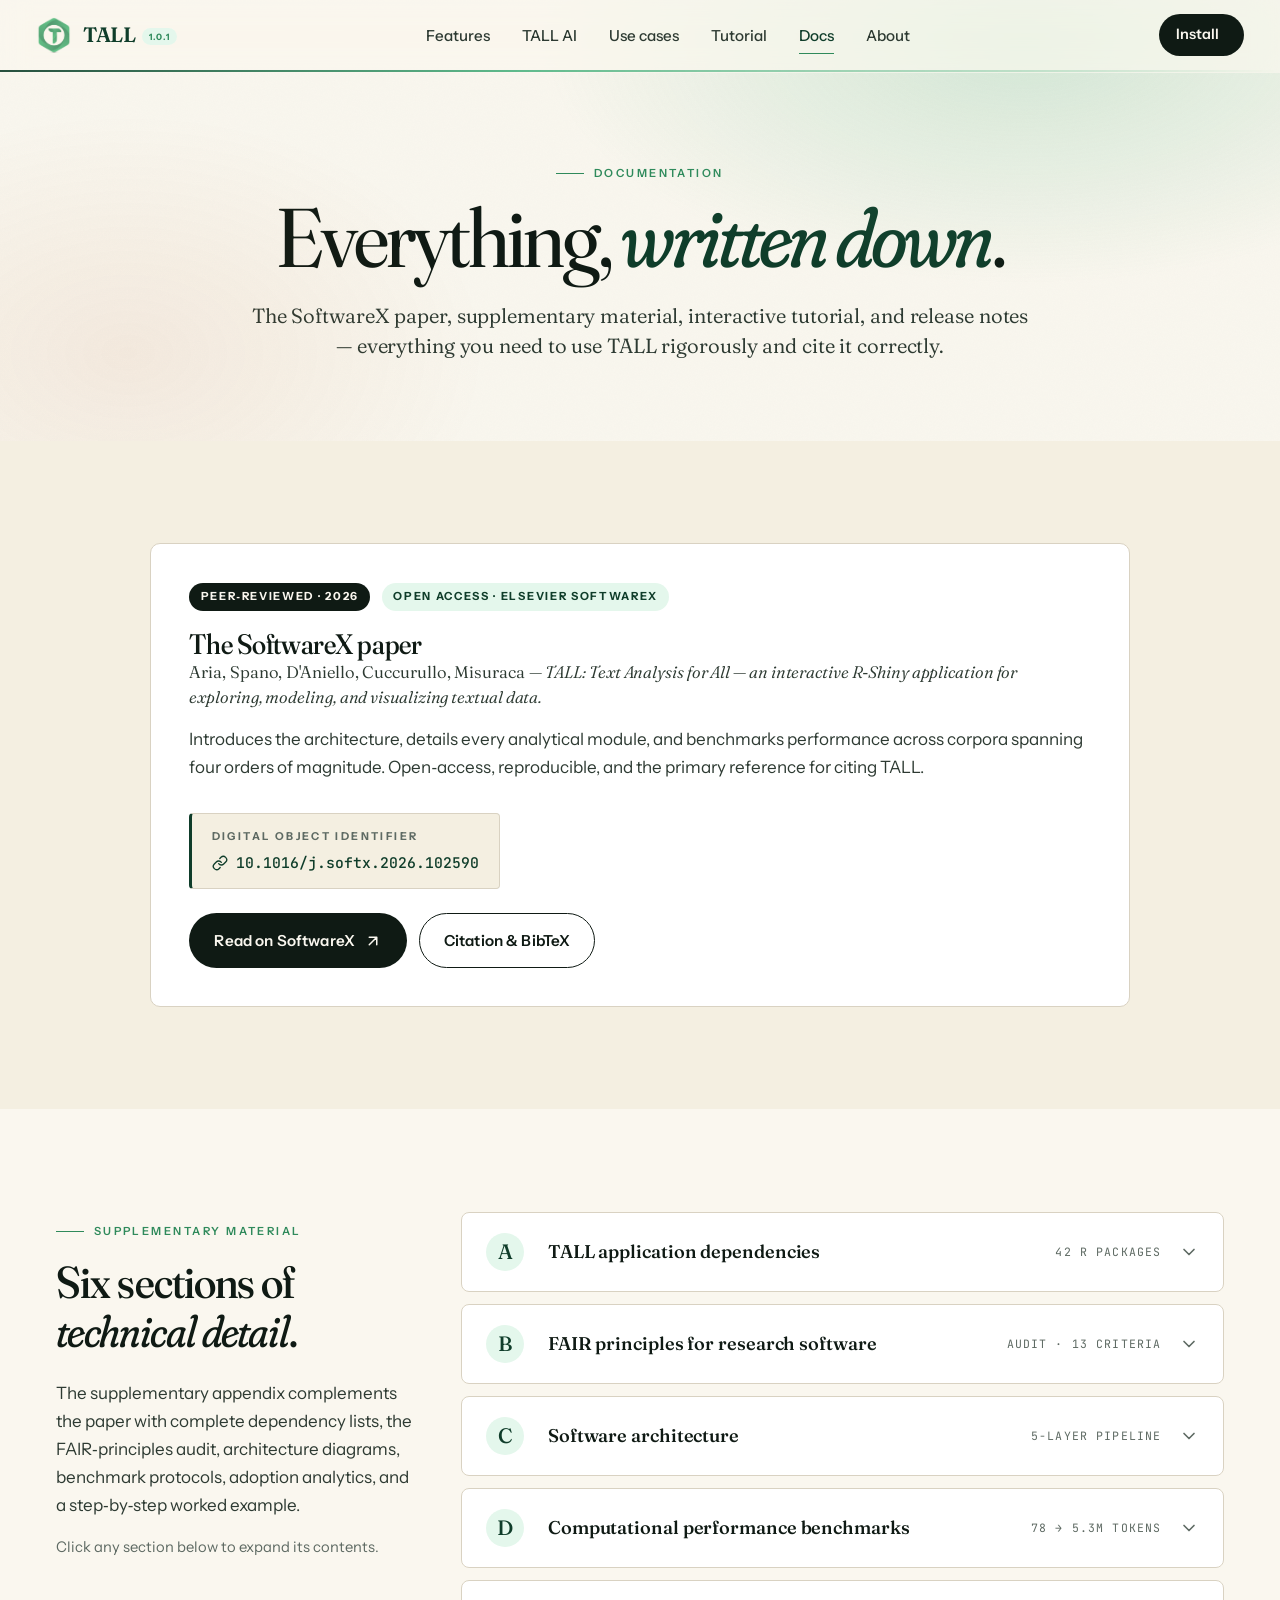
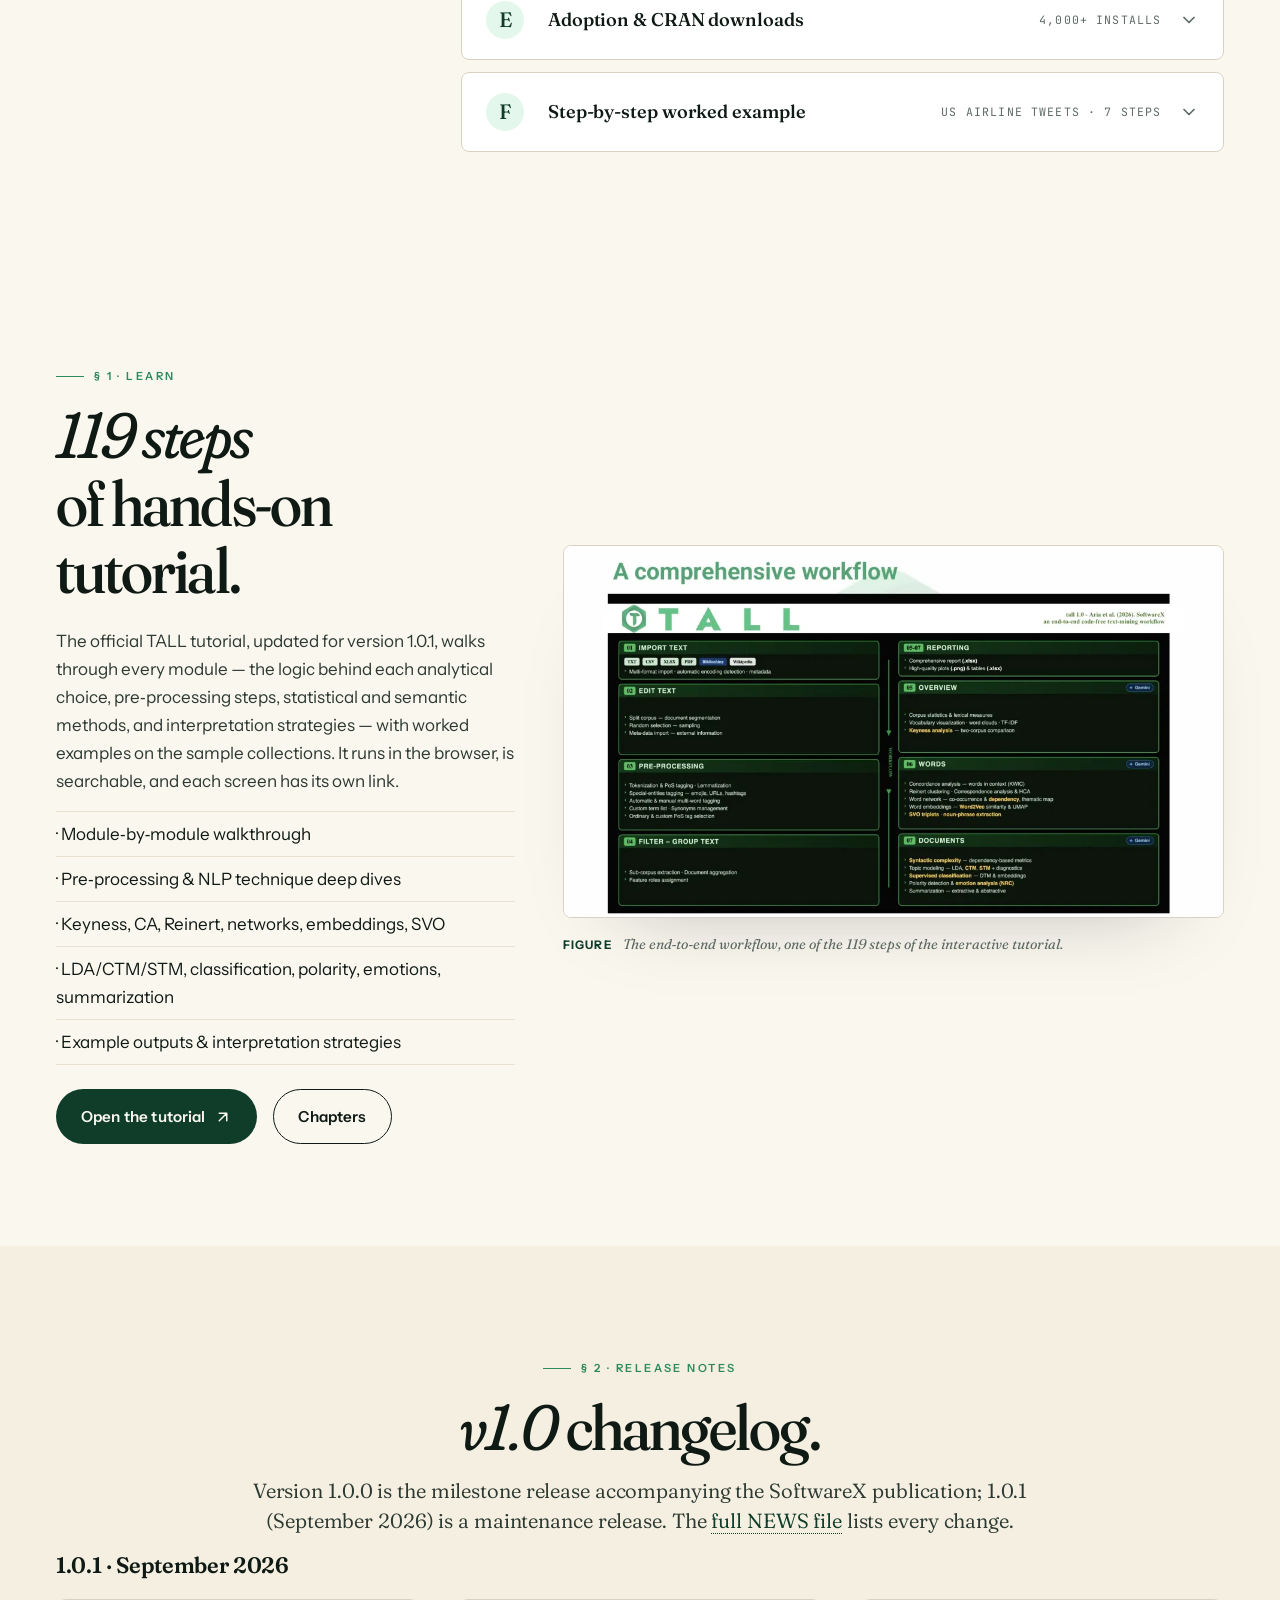
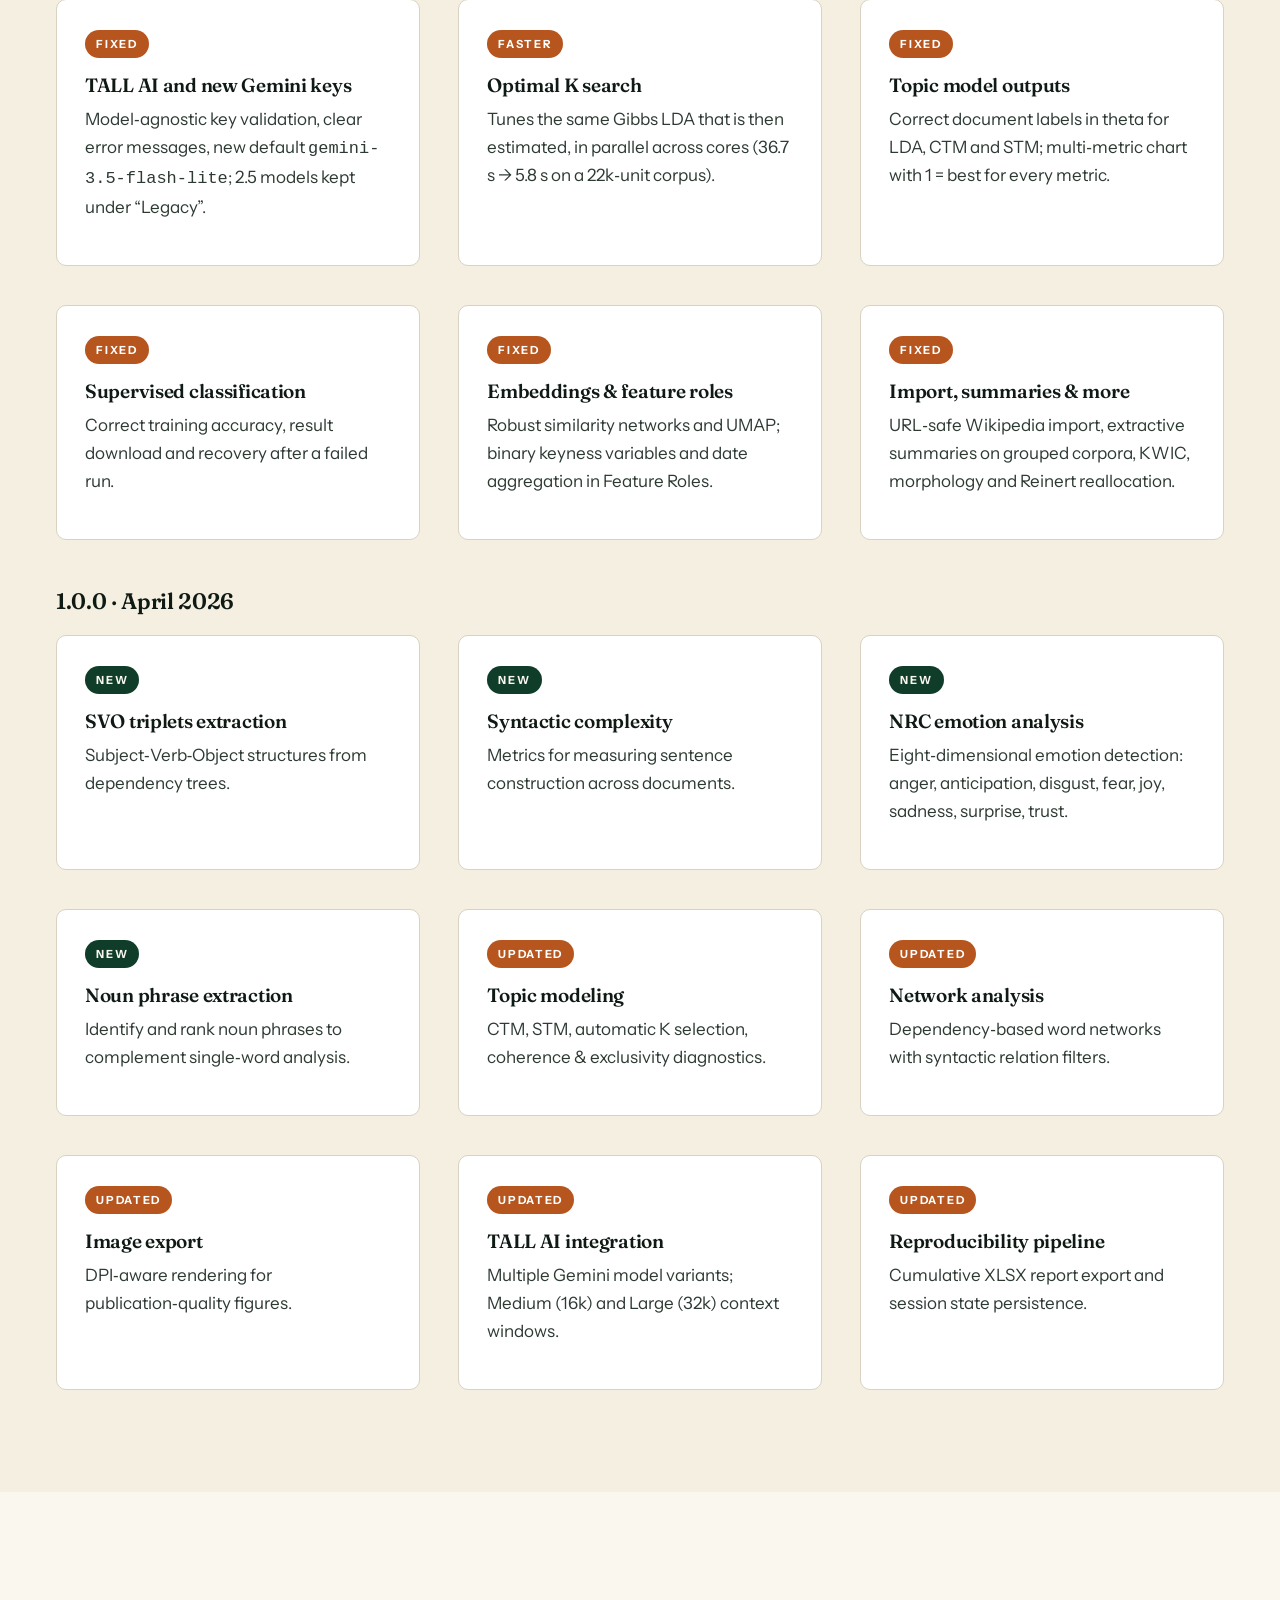
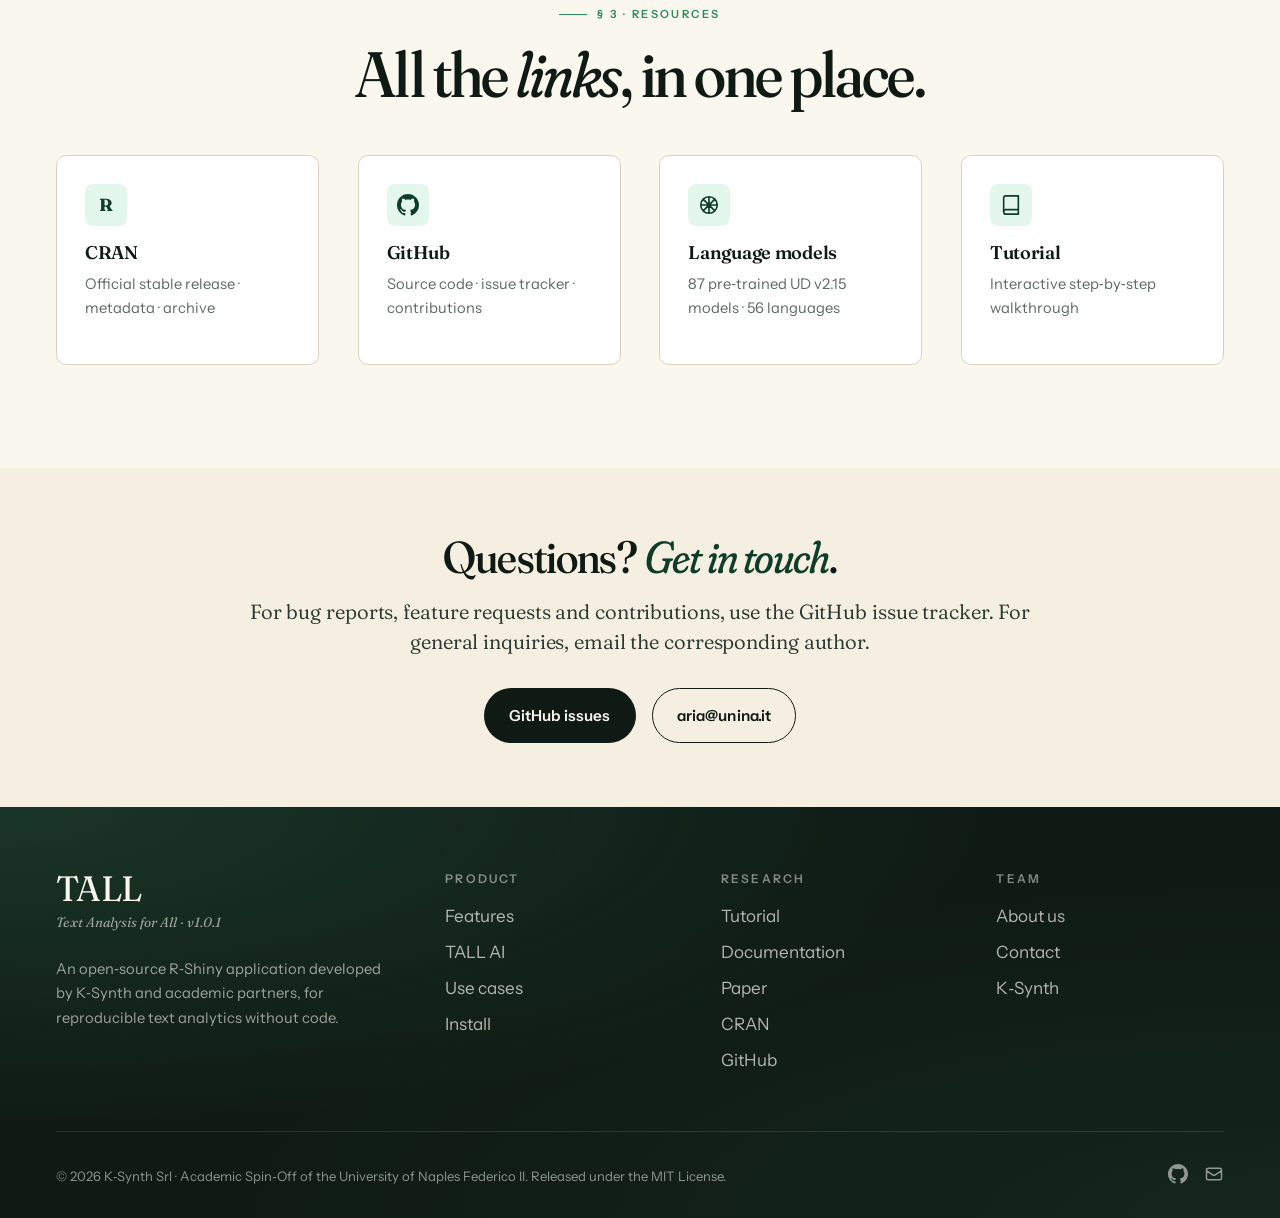
<file: documentation.html>
<!DOCTYPE html>
<html lang="en">
<head>
  <meta charset="UTF-8">
  <meta name="viewport" content="width=device-width, initial-scale=1.0">
  <title>Documentation · TALL — paper, tutorials, and release notes</title>
  <meta name="description" content="TALL documentation: the SoftwareX paper, supplementary material, an interactive step-by-step tutorial, changelog and release notes.">
  <link rel="icon" type="image/png" href="./images/tall-logo.png">
  <link rel="preconnect" href="https://fonts.googleapis.com">
  <link rel="preconnect" href="https://fonts.gstatic.com" crossorigin>
  <link href="https://fonts.googleapis.com/css2?family=Fraunces:ital,opsz,wght,SOFT@0,9..144,300..700,0..100;1,9..144,300..700,0..100&family=Instrument+Sans:ital,wght@0,400..700;1,400..700&family=JetBrains+Mono:wght@400;500;600&display=swap" rel="stylesheet">
  <link rel="stylesheet" href="css/style.css">
</head>
<body>

<nav class="site-nav" aria-label="Primary">
  <div class="nav-inner">
    <a href="index.html" class="nav-brand">
      <img src="./images/tall-logo.png" alt="TALL logo">
      <span class="wordmark">TALL<sup>1.0.1</sup></span>
    </a>
    <div class="nav-links">
      <a href="features.html">Features</a>
      <a href="tall-ai.html">TALL AI</a>
      <a href="usecases.html">Use cases</a>
      <a href="tutorial.html">Tutorial</a>
      <a href="documentation.html">Docs</a>
      <a href="about.html">About</a>
    </div>
    <a href="download.html" class="nav-cta">Install
      <svg viewBox="0 0 24 24" fill="none" stroke="currentColor" stroke-width="2" stroke-linecap="round" stroke-linejoin="round"><path d="M5 12h14M13 5l7 7-7 7"/></svg>
    </a>
    <button class="nav-burger" aria-label="Open menu" aria-expanded="false">
      <svg width="20" height="20" viewBox="0 0 24 24" fill="none" stroke="currentColor" stroke-width="2" stroke-linecap="round"><path d="M4 7h16M4 12h16M4 17h16"/></svg>
    </button>
  </div>
  <div class="mobile-menu" style="display:none">
    <a href="features.html">Features</a>
    <a href="tall-ai.html">TALL AI</a>
    <a href="usecases.html">Use cases</a>
    <a href="tutorial.html">Tutorial</a>
    <a href="documentation.html">Documentation</a>
    <a href="download.html">Install</a>
    <a href="about.html">About</a>
  </div>
  <div class="nav-rule"></div>
</nav>

<!-- HERO -->
<section class="hero" style="padding-bottom: clamp(3rem, 5vw, 4rem);">
  <div class="container-narrow text-center">
    <span class="kicker fade-in" style="margin: 0 auto;">Documentation</span>
    <h1 class="display-xl mt-4 fade-in">
      Everything, <em class="italic-display" style="font-weight:400; color:var(--tall-deep)">written&nbsp;down</em>.
    </h1>
    <p class="lede mt-6 fade-in fade-in-delay-1">
      The SoftwareX paper, supplementary material, interactive tutorial, and release notes — everything you need to use TALL rigorously and cite it correctly.
    </p>
  </div>
</section>

<!-- PAPER -->
<section style="background: var(--paper-warm);">
  <div class="container">
    <div class="fade-in" style="background: var(--surface); border:1px solid var(--rule); border-radius: 10px; padding: clamp(1.75rem, 3vw, 2.5rem); max-width: 980px; margin: 0 auto;">
      <div class="flex items-center gap-3 mb-4" style="flex-wrap:wrap;">
        <span class="badge badge-ink">Peer‑reviewed · 2026</span>
        <span class="badge badge-soft">Open access · Elsevier SoftwareX</span>
      </div>
      <h2 class="display-sm">The SoftwareX paper</h2>
      <p class="lede mt-3" style="font-size: 1.05rem; font-variation-settings: 'opsz' 30;">
        Aria, Spano, D'Aniello, Cuccurullo, Misuraca — <em>TALL: Text Analysis for All — an interactive R‑Shiny application for exploring, modeling, and visualizing textual data.</em>
      </p>
      <p class="mt-3" style="max-width: 60em;">
        Introduces the architecture, details every analytical module, and benchmarks performance across corpora spanning four orders of magnitude. Open‑access, reproducible, and the primary reference for citing TALL.
      </p>

      <div class="doi-block mt-4">
        <div class="doi-label">Digital Object Identifier</div>
        <a href="https://doi.org/10.1016/j.softx.2026.102590" target="_blank" rel="noopener" class="doi-link">
          <svg viewBox="0 0 24 24" fill="none" stroke="currentColor" stroke-width="2" stroke-linecap="round" stroke-linejoin="round" aria-hidden="true"><path d="M10 13a5 5 0 007.54.54l3-3a5 5 0 00-7.07-7.07l-1.72 1.71"/><path d="M14 11a5 5 0 00-7.54-.54l-3 3a5 5 0 007.07 7.07l1.71-1.71"/></svg>
          <span>10.1016/j.softx.2026.102590</span>
        </a>
      </div>

      <div class="flex gap-3 mt-6" style="flex-wrap: wrap;">
        <a href="https://doi.org/10.1016/j.softx.2026.102590" target="_blank" rel="noopener" class="btn btn-primary">
          Read on SoftwareX
          <svg viewBox="0 0 24 24" fill="none" stroke="currentColor" stroke-width="2" stroke-linecap="round" stroke-linejoin="round"><path d="M7 17L17 7M7 7h10v10"/></svg>
        </a>
        <a href="index.html#paper" class="btn btn-ghost">Citation &amp; BibTeX</a>
      </div>
    </div>
  </div>
</section>

<!-- SUPPLEMENTARY MATERIAL ACCORDION -->
<section>
  <div class="container">
    <div class="grid grid-12" style="gap: 3rem; align-items: start;">
      <div style="grid-column: span 4;" class="fade-in">
        <span class="kicker">Supplementary material</span>
        <h2 class="display-md mt-4">
          Six sections of <em class="italic-display" style="font-weight:400">technical detail</em>.
        </h2>
        <p class="mt-6">
          The supplementary appendix complements the paper with complete dependency lists, the FAIR‑principles audit, architecture diagrams, benchmark protocols, adoption analytics, and a step‑by‑step worked example.
        </p>
        <p class="small muted">Click any section below to expand its contents.</p>
      </div>

      <div style="grid-column: span 8;" class="fade-in fade-in-delay-1">
        <div class="accordion">
          <!-- A -->
          <details class="acc-item">
            <summary class="acc-head">
              <span class="acc-letter">A</span>
              <span class="acc-title">TALL application dependencies</span>
              <span class="acc-meta">42 R packages</span>
              <svg class="acc-chev" viewBox="0 0 24 24" fill="none" stroke="currentColor" stroke-width="2" stroke-linecap="round" stroke-linejoin="round" aria-hidden="true"><path d="M6 9l6 6 6-6"/></svg>
            </summary>
            <div class="acc-body">
              <p>TALL is built on a curated stack of 42 open‑source R packages covering UI, data I/O, NLP, analytics, network science, async execution, and export. All dependencies are MIT‑ or similarly permissively‑licensed and declared explicitly in the <code>DESCRIPTION</code> file.</p>

              <div class="pkg-grid mt-4">
                <div>
                  <div class="pkg-cat">Shiny UI &amp; widgets</div>
                  <div class="pkg-list">
                    <span class="pill">shinycssloaders</span><span class="pill">shinydashboardPlus</span><span class="pill">shinyFiles</span><span class="pill">shinyjs</span><span class="pill">shinyWidgets</span><span class="pill">fontawesome</span><span class="pill">DT</span><span class="pill">sparkline</span>
                  </div>
                </div>
                <div>
                  <div class="pkg-cat">NLP &amp; text mining</div>
                  <div class="pkg-list">
                    <span class="pill">udpipe</span><span class="pill">topicmodels</span><span class="pill">word2vec</span><span class="pill">textrank</span><span class="pill">readtext</span><span class="pill">stringr</span>
                  </div>
                </div>
                <div>
                  <div class="pkg-cat">Networks &amp; graphics</div>
                  <div class="pkg-list">
                    <span class="pill">igraph</span><span class="pill">tidygraph</span><span class="pill">ggraph</span><span class="pill">visNetwork</span><span class="pill">plotly</span><span class="pill">umap</span>
                  </div>
                </div>
                <div>
                  <div class="pkg-cat">Statistics</div>
                  <div class="pkg-list">
                    <span class="pill">ca</span><span class="pill">RSpectra</span><span class="pill">strucchange</span>
                  </div>
                </div>
                <div>
                  <div class="pkg-cat">Data I/O &amp; formats</div>
                  <div class="pkg-list">
                    <span class="pill">readr</span><span class="pill">readxl</span><span class="pill">openxlsx</span><span class="pill">pdftools</span><span class="pill">jsonlite</span><span class="pill">pagedown</span><span class="pill">base64enc</span>
                  </div>
                </div>
                <div>
                  <div class="pkg-cat">Async &amp; performance</div>
                  <div class="pkg-list">
                    <span class="pill">Rcpp</span><span class="pill">promises</span><span class="pill">later</span><span class="pill">parallel</span><span class="pill">doParallel</span>
                  </div>
                </div>
                <div>
                  <div class="pkg-cat">Data wrangling &amp; HTTP</div>
                  <div class="pkg-list">
                    <span class="pill">dplyr</span><span class="pill">tidyr</span><span class="pill">purrr</span><span class="pill">rlang</span><span class="pill">curl</span><span class="pill">httr2</span><span class="pill">chromote</span>
                  </div>
                </div>
              </div>

              <p class="small muted mt-4">Full alphabetical table with repository URLs and descriptions in the supplementary PDF, Table S1.</p>
            </div>
          </details>

          <!-- B -->
          <details class="acc-item">
            <summary class="acc-head">
              <span class="acc-letter">B</span>
              <span class="acc-title">FAIR principles for research software</span>
              <span class="acc-meta">audit · 13 criteria</span>
              <svg class="acc-chev" viewBox="0 0 24 24" fill="none" stroke="currentColor" stroke-width="2" stroke-linecap="round" stroke-linejoin="round" aria-hidden="true"><path d="M6 9l6 6 6-6"/></svg>
            </summary>
            <div class="acc-body">
              <p>TALL aligns with the FAIR Guiding Principles for research software (Wilkinson et al., 2016). Table S2 of the supplementary material maps each of the 13 criteria to a concrete TALL implementation.</p>

              <div class="fair-grid mt-4">
                <div class="fair-card">
                  <div class="fair-letter">F</div>
                  <div>
                    <div class="fair-title">Findable</div>
                    <div class="fair-desc">
                      <strong>F1</strong> — Persistent identifiers on CRAN and tagged GitHub releases.<br>
                      <strong>F2</strong> — Rich metadata via <code>DESCRIPTION</code>, <code>CITATION.cff</code>, <code>codemeta.json</code>.<br>
                      <strong>F3</strong> — Metadata links directly to CRAN and GitHub identifiers.<br>
                      <strong>F4</strong> — Indexed on CRAN, GitHub, and RDocumentation.
                    </div>
                  </div>
                </div>
                <div class="fair-card">
                  <div class="fair-letter">A</div>
                  <div>
                    <div class="fair-title">Accessible</div>
                    <div class="fair-desc">
                      <strong>A1</strong> — Open HTTPS retrieval via <code>install.packages("tall")</code>.<br>
                      <strong>A1.1</strong> — Protocol is open, free, and universal.<br>
                      <strong>A1.2</strong> — Authentication supported where needed (developer access).<br>
                      <strong>A2</strong> — Historical metadata preserved via CRAN archive and GitHub history.
                    </div>
                  </div>
                </div>
                <div class="fair-card">
                  <div class="fair-letter">I</div>
                  <div>
                    <div class="fair-title">Interoperable</div>
                    <div class="fair-desc">
                      <strong>I1</strong> — R &amp; CRAN packaging conventions (<code>DESCRIPTION</code>, <code>NAMESPACE</code>).<br>
                      <strong>I2</strong> — <code>Authors@R</code>, SPDX license identifiers, CRAN controlled vocabulary.<br>
                      <strong>I3</strong> — Dependencies explicitly declared via <code>Imports</code>; environment requirements in <code>README</code>.
                    </div>
                  </div>
                </div>
                <div class="fair-card">
                  <div class="fair-letter">R</div>
                  <div>
                    <div class="fair-title">Reusable</div>
                    <div class="fair-desc">
                      <strong>R1</strong> — Comprehensive manual, vignettes, and example workflows.<br>
                      <strong>R1.1</strong> — MIT license (SPDX identifier declared).<br>
                      <strong>R1.2</strong> — Full provenance through Git history, release notes, ORCIDs.<br>
                      <strong>R1.3</strong> — Compliant with CRAN and tidyverse community standards.
                    </div>
                  </div>
                </div>
              </div>
            </div>
          </details>

          <!-- C -->
          <details class="acc-item">
            <summary class="acc-head">
              <span class="acc-letter">C</span>
              <span class="acc-title">Software architecture</span>
              <span class="acc-meta">5‑layer pipeline</span>
              <svg class="acc-chev" viewBox="0 0 24 24" fill="none" stroke="currentColor" stroke-width="2" stroke-linecap="round" stroke-linejoin="round" aria-hidden="true"><path d="M6 9l6 6 6-6"/></svg>
            </summary>
            <div class="acc-body">
              <p>TALL adopts a modular, stratified design organised into five sequential layers — each autonomous yet contributing to a coherent end‑to‑end analytical workflow.</p>

              <ol class="arch-layers mt-4">
                <li>
                  <div>
                    <span class="arch-head">Data Import &amp; Management</span>
                    <p class="arch-desc">Ingests TXT / CSV / XLSX / PDF through <code>readtext</code>, <code>pdftools</code>, <code>readxl</code>. Performs automatic encoding detection, metadata integration, and structured integrity checks to prevent downstream failures.</p>
                  </div>
                </li>
                <li>
                  <div>
                    <span class="arch-head">Text Pre‑processing</span>
                    <p class="arch-desc">Tokenisation, PoS tagging, lemmatisation, and special‑entity recognition via the <code>udpipe</code> framework, using 87 pre‑trained models spanning 56 languages derived from Universal Dependencies Treebanks.</p>
                  </div>
                </li>
                <li>
                  <div>
                    <span class="arch-head">Analysis</span>
                    <p class="arch-desc">Three complementary module families: <em>Overview</em> (descriptive stats, TF‑IDF, word clouds), <em>Words</em> (concordances, Reinert clustering, correspondence analysis, networks via <code>ca</code>/<code>igraph</code>/<code>word2vec</code>), <em>Documents</em> (topic modelling, polarity, summarisation via <code>topicmodels</code>/<code>textrank</code>).</p>
                  </div>
                </li>
                <li>
                  <div>
                    <span class="arch-head">TALL AI Assistant</span>
                    <p class="arch-desc">Interpretive layer built on the Google Gemini API. Generates context‑aware natural‑language explanations alongside statistical outputs, enabling hybrid quantitative + qualitative analysis.</p>
                  </div>
                </li>
                <li>
                  <div>
                    <span class="arch-head">Output &amp; Visualisation</span>
                    <p class="arch-desc">Interactive dashboards via <code>plotly</code> and <code>visNetwork</code>, reproducible XLSX reports via <code>openxlsx</code>. Captures imported data, preprocessing steps, parameters, and outputs in a structured archival format.</p>
                  </div>
                </li>
              </ol>

              <figure class="figure mt-4">
                <img src="./paper/figure_diagram.webp" alt="TALL five-layer architecture diagram">
                <figcaption class="figcaption"><strong>Figure S1</strong> TALL's layered architecture. Each layer processes the output of the previous one while enriching metadata for downstream stages.</figcaption>
              </figure>
            </div>
          </details>

          <!-- D -->
          <details class="acc-item">
            <summary class="acc-head">
              <span class="acc-letter">D</span>
              <span class="acc-title">Computational performance benchmarks</span>
              <span class="acc-meta">78 → 5.3M tokens</span>
              <svg class="acc-chev" viewBox="0 0 24 24" fill="none" stroke="currentColor" stroke-width="2" stroke-linecap="round" stroke-linejoin="round" aria-hidden="true"><path d="M6 9l6 6 6-6"/></svg>
            </summary>
            <div class="acc-body">
              <p>Comprehensive benchmarking of seven core operations across 14 corpus configurations spanning four orders of magnitude. All tests conducted on a standardised research workstation with corpora sampled with replacement from Herman Melville's <em>Moby Dick</em>.</p>

              <div class="grid grid-2 mt-4" style="gap: 1rem;">
                <div class="card-outline">
                  <div class="eyebrow" style="color: var(--tall-deep);">Hardware</div>
                  <p class="small mt-2" style="margin:0;">Apple M4 Pro · 14 cores (10P + 4E) · ARM<br>48 GB unified memory · macOS 15.3<br>R 4.5.2 · TALL 0.5.1</p>
                </div>
                <div class="card-outline">
                  <div class="eyebrow" style="color: var(--tall-deep);">Protocol</div>
                  <p class="small mt-2" style="margin:0;">10 iterations per config · median time<br>mean peak memory · <code>bench</code> package<br>14 corpus configurations · 7 operations</p>
                </div>
              </div>

              <div class="mt-4" style="overflow-x:auto;">
                <table class="cmp-table" style="font-size:.85rem;">
                  <thead><tr>
                    <th>Operation</th><th class="text-center">Scaling</th><th class="text-center">5.3M tokens · time</th><th class="text-center">Peak memory</th>
                  </tr></thead>
                  <tbody>
                    <tr><td><strong>Preprocessing</strong> <span class="small muted">(tokenize · lemmatize · PoS)</span></td><td class="text-center">O(n)</td><td class="text-center cell-tall">398.78 s</td><td class="text-center">678 MB</td></tr>
                    <tr><td><strong>Multiword</strong> <span class="small muted">(RAKE, Rcpp)</span></td><td class="text-center">sub‑linear</td><td class="text-center cell-tall">7.77 s</td><td class="text-center">2.7 GB</td></tr>
                    <tr><td><strong>Keyness</strong> <span class="small muted">(reference χ²)</span></td><td class="text-center">vocab‑bound</td><td class="text-center cell-tall">5.59 s</td><td class="text-center">4.4 GB</td></tr>
                    <tr><td><strong>Topic modelling</strong> <span class="small muted">(LDA, k=5)</span></td><td class="text-center">parallelised</td><td class="text-center cell-tall">23.98 s</td><td class="text-center">1.7 GB</td></tr>
                    <tr><td><strong>Word embeddings</strong> <span class="small muted">(Word2Vec)</span></td><td class="text-center">parallelised</td><td class="text-center cell-tall">11.61 s</td><td class="text-center">1.2 GB</td></tr>
                    <tr><td><strong>Network</strong> <span class="small muted">(Louvain)</span></td><td class="text-center">linear</td><td class="text-center cell-tall">5.14 s</td><td class="text-center">2.4 GB</td></tr>
                    <tr><td><strong>Polarity</strong> <span class="small muted">(Hu‑Liu)</span></td><td class="text-center">linear</td><td class="text-center cell-tall">16.48 s</td><td class="text-center">5.6 GB</td></tr>
                  </tbody>
                </table>
              </div>

              <p class="mt-4"><strong style="color: var(--tall-deep);">Key findings.</strong> Preprocessing processes ~14,500 tokens/sec with stable linear scaling. Rcpp‑optimised modules (multi‑word, Reinert) remain fast at all scales. Keyness analysis is the memory bottleneck on large corpora, driven by reference vocabulary size rather than token count.</p>

              <p class="small muted mt-2">Small corpora (&lt;10⁵ tokens) fit comfortably in 1–2 GB RAM. Medium corpora require ~5 GB. Large corpora (&gt;10⁶ tokens) benefit from institutional server deployment.</p>
            </div>
          </details>

          <!-- E -->
          <details class="acc-item">
            <summary class="acc-head">
              <span class="acc-letter">E</span>
              <span class="acc-title">Adoption &amp; CRAN downloads</span>
              <span class="acc-meta">4,000+ installs</span>
              <svg class="acc-chev" viewBox="0 0 24 24" fill="none" stroke="currentColor" stroke-width="2" stroke-linecap="round" stroke-linejoin="round" aria-hidden="true"><path d="M6 9l6 6 6-6"/></svg>
            </summary>
            <div class="acc-body">
              <p>Since its initial CRAN release in February&nbsp;2025, TALL has exceeded <strong style="color: var(--tall-deep);">4,000 cumulative downloads</strong> by November&nbsp;2025 (source: CRANlogs). Download curve shows marked acceleration between April and June&nbsp;2025 during the early‑adoption phase, followed by sustained near‑linear growth through the rest of the year.</p>

              <figure class="figure mt-4">
                <img src="./paper/tall_download_nov2025.png" alt="CRAN download trajectory, February to November 2025">
                <figcaption class="figcaption"><strong>Figure S2</strong> Cumulative daily downloads of the <code>tall</code> package from CRAN, February — November 2025.</figcaption>
              </figure>

              <p class="mt-4">The trajectory confirms both early visibility and continued integration into analytical workflows within the R research ecosystem. TALL is currently used in postgraduate and doctoral programs at several Italian universities.</p>
            </div>
          </details>

          <!-- F -->
          <details class="acc-item">
            <summary class="acc-head">
              <span class="acc-letter">F</span>
              <span class="acc-title">Step‑by‑step worked example</span>
              <span class="acc-meta">US Airline Tweets · 7 steps</span>
              <svg class="acc-chev" viewBox="0 0 24 24" fill="none" stroke="currentColor" stroke-width="2" stroke-linecap="round" stroke-linejoin="round" aria-hidden="true"><path d="M6 9l6 6 6-6"/></svg>
            </summary>
            <div class="acc-body">
              <p>A practical demonstration on the built‑in <em>US Airline Tweets</em> corpus — 14,640 tweets directed at six major US airlines in February&nbsp;2015. Illustrates social‑media analytics, sentiment detection, and customer‑feedback analysis without requiring programming expertise.</p>

              <ol class="step-list mt-4">
                <li>
                  <div class="step-num">1</div>
                  <div>
                    <div class="step-head">Import &amp; AI context</div>
                    <p class="step-desc">Built‑in dataset loaded; TALL AI automatically receives a pre‑configured context so every subsequent interpretation is dataset‑aware.</p>
                  </div>
                </li>
                <li>
                  <div class="step-num">2</div>
                  <div>
                    <div class="step-head">Tokenisation &amp; PoS tagging</div>
                    <p class="step-desc">English selected as source language; pre‑trained <em>EN GUM</em> model employed. Unit of analysis set to lemma.</p>
                  </div>
                </li>
                <li>
                  <div class="step-num">3</div>
                  <div>
                    <div class="step-head">Special‑entity recognition</div>
                    <p class="step-desc">Automatic tagging of <b>127 unique emojis</b>, <b>1,990 unique hashtags</b>, and <b>930 user mentions</b> as first‑class lexical units.</p>
                  </div>
                </li>
                <li>
                  <div class="step-num">4</div>
                  <div>
                    <div class="step-head">Multi‑word detection</div>
                    <p class="step-desc">RAKE algorithm surfaces collocations like <em>"customer service"</em>, <em>"late flight"</em>, <em>"flight attendant"</em>. Frequency‑ranked and manually curated.</p>
                  </div>
                </li>
                <li>
                  <div class="step-num">5</div>
                  <div>
                    <div class="step-head">PoS selection</div>
                    <p class="step-desc">Retained categories: <code>NOUN</code>, <code>PROPN</code>, <code>ADJ</code>, <code>HASH</code>, <code>MULTIWORD</code> — unified mechanism lets standard and custom categories coexist.</p>
                  </div>
                </li>
                <li>
                  <div class="step-num">6</div>
                  <div>
                    <div class="step-head">Overview + Words in Context</div>
                    <p class="step-desc">Descriptive statistics; TALL AI recommends Word‑in‑Context and Polarity Detection as next steps. Concordances for <code>@AmericanAirlines</code> reveal customer‑service discourse.</p>
                  </div>
                </li>
                <li>
                  <div class="step-num">7</div>
                  <div>
                    <div class="step-head">Polarity detection</div>
                    <p class="step-desc">Hu‑Liu lexicon · <b>48.6% neutral</b>, <b>28.0% negative</b> (dominated by <em>delay</em>, <em>cancel</em>, <em>miss</em>), <b>23.4% positive</b> (<em>thank</em>, <em>good</em>, <em>great</em>, <em>appreciate</em>).</p>
                  </div>
                </li>
              </ol>

              <div class="mt-4" style="padding: 1.25rem 1.5rem; border-radius: 6px; background: var(--paper-warm); border-left: 3px solid var(--tall-deep);">
                <div class="eyebrow" style="color: var(--tall-deep);">TALL AI · Key takeaway</div>
                <p class="mt-2" style="font-family: var(--font-display); font-style: italic; font-variation-settings: 'opsz' 30; color: var(--ink); margin:0;">
                  "The dominance of <em>delay</em> and <em>cancel</em> in negative tweets suggests airlines should focus on improving their processes for handling flight disruptions."
                </p>
              </div>

              <p class="mt-4">
                <a href="usecases.html#airline" class="btn btn-ghost" style="padding: .5rem 1rem; font-size: .85rem;">See the full walkthrough →</a>
              </p>
            </div>
          </details>
        </div>
      </div>
    </div>
  </div>
</section>

<!-- TUTORIAL SLIDES -->
<section>
  <div class="container">
    <div class="grid grid-12" style="gap: 3rem; align-items: center;">
      <div style="grid-column: span 5;" class="fade-in">
        <span class="kicker">§ 1 · Learn</span>
        <h2 class="display-lg mt-4">
          <em class="italic-display" style="font-weight:400">119 steps</em><br>
          of hands‑on tutorial.
        </h2>
        <p class="mt-6">
          The official TALL tutorial, updated for version 1.0.1, walks through every module — the logic behind each analytical choice, pre‑processing steps, statistical and semantic methods, and interpretation strategies — with worked examples on the sample collections. It runs in the browser, is searchable, and each screen has its own link.
        </p>
        <ul class="mt-4" style="list-style:none; padding:0;">
          <li style="padding:.5rem 0; border-top:1px solid var(--rule-soft);">· Module‑by‑module walkthrough</li>
          <li style="padding:.5rem 0; border-top:1px solid var(--rule-soft);">· Pre‑processing &amp; NLP technique deep dives</li>
          <li style="padding:.5rem 0; border-top:1px solid var(--rule-soft);">· Keyness, CA, Reinert, networks, embeddings, SVO</li>
          <li style="padding:.5rem 0; border-top:1px solid var(--rule-soft);">· LDA/CTM/STM, classification, polarity, emotions, summarization</li>
          <li style="padding:.5rem 0; border-top:1px solid var(--rule-soft); border-bottom:1px solid var(--rule-soft);">· Example outputs &amp; interpretation strategies</li>
        </ul>
        <div class="flex gap-4 mt-6" style="flex-wrap: wrap;">
          <a href="tutorial/" class="btn btn-leaf">
            Open the tutorial
            <svg viewBox="0 0 24 24" fill="none" stroke="currentColor" stroke-width="2" stroke-linecap="round" stroke-linejoin="round"><path d="M7 17L17 7M7 7h10v10"/></svg>
          </a>
          <a href="tutorial.html" class="btn btn-ghost">Chapters</a>
        </div>
      </div>
      <div style="grid-column: span 7;" class="fade-in fade-in-delay-1">
        <figure class="figure">
          <img src="./images/tutorial/slide-008.webp" alt="The TALL workflow, from the interactive tutorial">
          <figcaption class="figcaption"><strong>Figure</strong> The end‑to‑end workflow, one of the 119 steps of the interactive tutorial.</figcaption>
        </figure>
      </div>
    </div>
  </div>
</section>

<!-- RELEASE NOTES -->
<section style="background: var(--paper-warm);">
  <div class="container">
    <div class="text-center mb-12" style="max-width: 50em; margin: 0 auto;">
      <span class="kicker fade-in" style="margin: 0 auto;">§ 2 · Release notes</span>
      <h2 class="display-lg mt-4 fade-in">
        <em class="italic-display" style="font-weight:400">v1.0</em> changelog.
      </h2>
      <p class="lede mt-4 fade-in fade-in-delay-1">Version 1.0.0 is the milestone release accompanying the SoftwareX publication; 1.0.1 (September 2026) is a maintenance release. The <a href="https://github.com/massimoaria/tall/blob/master/NEWS.md" target="_blank" rel="noopener" style="color: var(--tall-deep); border-bottom: 1px dotted currentColor;">full NEWS file</a> lists every change.</p>
    </div>

    <h3 class="fade-in" style="font-family: var(--font-display); font-size: 1.4rem; margin-bottom: 1.25rem;">1.0.1 · September 2026</h3>
    <div class="grid grid-3" style="margin-bottom: 3rem;">
      <div class="card fade-in">
        <span class="badge badge-updated">Fixed</span>
        <h3 class="mt-4" style="font-family: var(--font-display); font-size: 1.2rem; font-variation-settings:'opsz' 30;">TALL AI and new Gemini keys</h3>
        <p class="mt-2">Model‑agnostic key validation, clear error messages, new default <code>gemini-3.5-flash-lite</code>; 2.5 models kept under “Legacy”.</p>
      </div>
      <div class="card fade-in fade-in-delay-1">
        <span class="badge badge-updated">Faster</span>
        <h3 class="mt-4" style="font-family: var(--font-display); font-size: 1.2rem; font-variation-settings:'opsz' 30;">Optimal K search</h3>
        <p class="mt-2">Tunes the same Gibbs LDA that is then estimated, in parallel across cores (36.7 s → 5.8 s on a 22k‑unit corpus).</p>
      </div>
      <div class="card fade-in fade-in-delay-2">
        <span class="badge badge-updated">Fixed</span>
        <h3 class="mt-4" style="font-family: var(--font-display); font-size: 1.2rem; font-variation-settings:'opsz' 30;">Topic model outputs</h3>
        <p class="mt-2">Correct document labels in theta for LDA, CTM and STM; multi‑metric chart with 1 = best for every metric.</p>
      </div>
      <div class="card fade-in">
        <span class="badge badge-updated">Fixed</span>
        <h3 class="mt-4" style="font-family: var(--font-display); font-size: 1.2rem; font-variation-settings:'opsz' 30;">Supervised classification</h3>
        <p class="mt-2">Correct training accuracy, result download and recovery after a failed run.</p>
      </div>
      <div class="card fade-in fade-in-delay-1">
        <span class="badge badge-updated">Fixed</span>
        <h3 class="mt-4" style="font-family: var(--font-display); font-size: 1.2rem; font-variation-settings:'opsz' 30;">Embeddings &amp; feature roles</h3>
        <p class="mt-2">Robust similarity networks and UMAP; binary keyness variables and date aggregation in Feature Roles.</p>
      </div>
      <div class="card fade-in fade-in-delay-2">
        <span class="badge badge-updated">Fixed</span>
        <h3 class="mt-4" style="font-family: var(--font-display); font-size: 1.2rem; font-variation-settings:'opsz' 30;">Import, summaries &amp; more</h3>
        <p class="mt-2">URL‑safe Wikipedia import, extractive summaries on grouped corpora, KWIC, morphology and Reinert reallocation.</p>
      </div>
    </div>

    <h3 class="fade-in" style="font-family: var(--font-display); font-size: 1.4rem; margin-bottom: 1.25rem;">1.0.0 · April 2026</h3>

    <div class="grid grid-3">
      <div class="card fade-in">
        <span class="badge badge-new">New</span>
        <h3 class="mt-4" style="font-family: var(--font-display); font-size: 1.2rem; font-variation-settings:'opsz' 30;">SVO triplets extraction</h3>
        <p class="mt-2">Subject‑Verb‑Object structures from dependency trees.</p>
      </div>
      <div class="card fade-in fade-in-delay-1">
        <span class="badge badge-new">New</span>
        <h3 class="mt-4" style="font-family: var(--font-display); font-size: 1.2rem; font-variation-settings:'opsz' 30;">Syntactic complexity</h3>
        <p class="mt-2">Metrics for measuring sentence construction across documents.</p>
      </div>
      <div class="card fade-in fade-in-delay-2">
        <span class="badge badge-new">New</span>
        <h3 class="mt-4" style="font-family: var(--font-display); font-size: 1.2rem; font-variation-settings:'opsz' 30;">NRC emotion analysis</h3>
        <p class="mt-2">Eight‑dimensional emotion detection: anger, anticipation, disgust, fear, joy, sadness, surprise, trust.</p>
      </div>
      <div class="card fade-in">
        <span class="badge badge-new">New</span>
        <h3 class="mt-4" style="font-family: var(--font-display); font-size: 1.2rem; font-variation-settings:'opsz' 30;">Noun phrase extraction</h3>
        <p class="mt-2">Identify and rank noun phrases to complement single‑word analysis.</p>
      </div>
      <div class="card fade-in fade-in-delay-1">
        <span class="badge badge-updated">Updated</span>
        <h3 class="mt-4" style="font-family: var(--font-display); font-size: 1.2rem; font-variation-settings:'opsz' 30;">Topic modeling</h3>
        <p class="mt-2">CTM, STM, automatic K selection, coherence &amp; exclusivity diagnostics.</p>
      </div>
      <div class="card fade-in fade-in-delay-2">
        <span class="badge badge-updated">Updated</span>
        <h3 class="mt-4" style="font-family: var(--font-display); font-size: 1.2rem; font-variation-settings:'opsz' 30;">Network analysis</h3>
        <p class="mt-2">Dependency‑based word networks with syntactic relation filters.</p>
      </div>
      <div class="card fade-in">
        <span class="badge badge-updated">Updated</span>
        <h3 class="mt-4" style="font-family: var(--font-display); font-size: 1.2rem; font-variation-settings:'opsz' 30;">Image export</h3>
        <p class="mt-2">DPI‑aware rendering for publication‑quality figures.</p>
      </div>
      <div class="card fade-in fade-in-delay-1">
        <span class="badge badge-updated">Updated</span>
        <h3 class="mt-4" style="font-family: var(--font-display); font-size: 1.2rem; font-variation-settings:'opsz' 30;">TALL AI integration</h3>
        <p class="mt-2">Multiple Gemini model variants; Medium (16k) and Large (32k) context windows.</p>
      </div>
      <div class="card fade-in fade-in-delay-2">
        <span class="badge badge-updated">Updated</span>
        <h3 class="mt-4" style="font-family: var(--font-display); font-size: 1.2rem; font-variation-settings:'opsz' 30;">Reproducibility pipeline</h3>
        <p class="mt-2">Cumulative XLSX report export and session state persistence.</p>
      </div>
    </div>
  </div>
</section>

<!-- RESOURCES -->
<section>
  <div class="container">
    <div class="text-center mb-12">
      <span class="kicker fade-in" style="margin: 0 auto;">§ 3 · Resources</span>
      <h2 class="display-lg mt-4 fade-in">All the <em class="italic-display" style="font-weight:400">links</em>, in one place.</h2>
    </div>

    <div class="grid grid-4 mt-8">
      <a href="https://cran.r-project.org/package=tall" target="_blank" rel="noopener" class="card fade-in" style="text-decoration:none;">
        <div style="width:42px; height:42px; border-radius: 8px; background: var(--tall-soft); display:flex; align-items:center; justify-content:center; margin-bottom: 1rem;">
          <span style="font-family: var(--font-display); font-weight:700; color: var(--tall-deep); font-size: 1.1rem;">R</span>
        </div>
        <h3 style="font-family: var(--font-display); font-size: 1.15rem; font-variation-settings:'opsz' 30;">CRAN</h3>
        <p class="mt-2 small">Official stable release · metadata · archive</p>
      </a>
      <a href="https://github.com/massimoaria/tall" target="_blank" rel="noopener" class="card fade-in fade-in-delay-1" style="text-decoration:none;">
        <div style="width:42px; height:42px; border-radius: 8px; background: var(--tall-soft); display:flex; align-items:center; justify-content:center; margin-bottom: 1rem;">
          <svg width="22" height="22" viewBox="0 0 24 24" fill="var(--tall-deep)"><path d="M12 0C5.37 0 0 5.37 0 12c0 5.3 3.44 9.8 8.21 11.4.6.1.82-.26.82-.58v-2.17c-3.34.73-4.04-1.42-4.04-1.42-.55-1.39-1.33-1.76-1.33-1.76-1.09-.75.08-.73.08-.73 1.2.08 1.84 1.24 1.84 1.24 1.07 1.83 2.81 1.3 3.5 1 .11-.78.42-1.3.76-1.6-2.66-.3-5.47-1.33-5.47-5.93 0-1.31.47-2.38 1.24-3.22-.13-.3-.54-1.52.12-3.17 0 0 1.01-.32 3.3 1.23a11.5 11.5 0 016 0c2.29-1.55 3.3-1.23 3.3-1.23.66 1.65.25 2.87.12 3.17.77.84 1.24 1.91 1.24 3.22 0 4.61-2.81 5.62-5.48 5.92.43.37.82 1.1.82 2.22v3.29c0 .32.22.7.83.58C20.56 21.8 24 17.3 24 12 24 5.37 18.63 0 12 0z"/></svg>
        </div>
        <h3 style="font-family: var(--font-display); font-size: 1.15rem; font-variation-settings:'opsz' 30;">GitHub</h3>
        <p class="mt-2 small">Source code · issue tracker · contributions</p>
      </a>
      <a href="https://github.com/massimoaria/tall.language.models" target="_blank" rel="noopener" class="card fade-in fade-in-delay-2" style="text-decoration:none;">
        <div style="width:42px; height:42px; border-radius: 8px; background: var(--tall-soft); display:flex; align-items:center; justify-content:center; margin-bottom: 1rem;">
          <svg width="22" height="22" viewBox="0 0 24 24" fill="none" stroke="var(--tall-deep)" stroke-width="1.8" stroke-linecap="round" stroke-linejoin="round"><path d="M12 3a9 9 0 019 9 9 9 0 01-9 9 9 9 0 01-9-9 9 9 0 019-9zM12 3v18M3 12h18M5.64 5.64l12.72 12.72M5.64 18.36l12.72-12.72"/></svg>
        </div>
        <h3 style="font-family: var(--font-display); font-size: 1.15rem; font-variation-settings:'opsz' 30;">Language models</h3>
        <p class="mt-2 small">87 pre‑trained UD v2.15 models · 56 languages</p>
      </a>
      <a href="tutorial.html" class="card fade-in fade-in-delay-3" style="text-decoration:none;">
        <div style="width:42px; height:42px; border-radius: 8px; background: var(--tall-soft); display:flex; align-items:center; justify-content:center; margin-bottom: 1rem;">
          <svg width="22" height="22" viewBox="0 0 24 24" fill="none" stroke="var(--tall-deep)" stroke-width="1.8" stroke-linecap="round" stroke-linejoin="round"><path d="M4 19.5A2.5 2.5 0 016.5 17H20M6.5 2H20v20H6.5A2.5 2.5 0 014 19.5v-15A2.5 2.5 0 016.5 2z"/></svg>
        </div>
        <h3 style="font-family: var(--font-display); font-size: 1.15rem; font-variation-settings:'opsz' 30;">Tutorial</h3>
        <p class="mt-2 small">Interactive step‑by‑step walkthrough</p>
      </a>
    </div>
  </div>
</section>

<!-- CTA -->
<section class="section-tight" style="background: var(--paper-warm);">
  <div class="container text-center">
    <h2 class="display-md fade-in">Questions? <em class="italic-display" style="font-weight:400; color: var(--tall-deep)">Get in touch</em>.</h2>
    <p class="lede mt-4 fade-in fade-in-delay-1" style="max-width: 40em; margin: 1rem auto 0;">
      For bug reports, feature requests and contributions, use the GitHub issue tracker. For general inquiries, email the corresponding author.
    </p>
    <div class="flex gap-4 justify-center mt-8 fade-in fade-in-delay-2" style="flex-wrap: wrap;">
      <a href="https://github.com/massimoaria/tall/issues" target="_blank" rel="noopener" class="btn btn-primary">GitHub issues</a>
      <a href="mailto:aria@unina.it" class="btn btn-ghost">aria@unina.it</a>
    </div>
  </div>
</section>

<footer class="site-footer">
  <div class="container">
    <div class="footer-grid">
      <div class="footer-brand">
        <div class="footer-title">TALL</div>
        <span class="footer-sub">Text Analysis for All · v1.0.1</span>
        <p class="mt-6" style="color: rgba(250,247,239,.6); max-width: 28em; font-size: .92rem;">An open‑source R‑Shiny application developed by K‑Synth and academic partners, for reproducible text analytics without code.</p>
      </div>
      <div><h4>Product</h4><ul>
        <li><a href="features.html">Features</a></li>
        <li><a href="tall-ai.html">TALL AI</a></li>
        <li><a href="usecases.html">Use cases</a></li>
        <li><a href="download.html">Install</a></li>
      </ul></div>
      <div><h4>Research</h4><ul>
        <li><a href="tutorial.html">Tutorial</a></li>
          <li><a href="documentation.html">Documentation</a></li>
        <li><a href="index.html#paper">Paper</a></li>
        <li><a href="https://cran.r-project.org/package=tall" target="_blank" rel="noopener">CRAN</a></li>
        <li><a href="https://github.com/massimoaria/tall" target="_blank" rel="noopener">GitHub</a></li>
      </ul></div>
      <div><h4>Team</h4><ul>
        <li><a href="about.html">About us</a></li>
        <li><a href="mailto:aria@unina.it">Contact</a></li>
        <li><a href="https://www.k-synth.com" target="_blank" rel="noopener">K‑Synth</a></li>
      </ul></div>
    </div>
    <div class="footer-meta">
      <div>© 2026 K‑Synth Srl · Academic Spin‑Off of the University of Naples Federico&nbsp;II. Released under the MIT License.</div>
      <div class="flex gap-4">
        <a href="https://github.com/massimoaria/tall" target="_blank" rel="noopener" aria-label="GitHub">
          <svg width="20" height="20" viewBox="0 0 24 24" fill="currentColor"><path d="M12 0C5.37 0 0 5.37 0 12c0 5.3 3.44 9.8 8.21 11.4.6.1.82-.26.82-.58v-2.17c-3.34.73-4.04-1.42-4.04-1.42-.55-1.39-1.33-1.76-1.33-1.76-1.09-.75.08-.73.08-.73 1.2.08 1.84 1.24 1.84 1.24 1.07 1.83 2.81 1.3 3.5 1 .11-.78.42-1.3.76-1.6-2.66-.3-5.47-1.33-5.47-5.93 0-1.31.47-2.38 1.24-3.22-.13-.3-.54-1.52.12-3.17 0 0 1.01-.32 3.3 1.23a11.5 11.5 0 016 0c2.29-1.55 3.3-1.23 3.3-1.23.66 1.65.25 2.87.12 3.17.77.84 1.24 1.91 1.24 3.22 0 4.61-2.81 5.62-5.48 5.92.43.37.82 1.1.82 2.22v3.29c0 .32.22.7.83.58C20.56 21.8 24 17.3 24 12 24 5.37 18.63 0 12 0z"/></svg>
        </a>
        <a href="mailto:aria@unina.it" aria-label="Email">
          <svg width="20" height="20" viewBox="0 0 24 24" fill="none" stroke="currentColor" stroke-width="1.8" stroke-linecap="round" stroke-linejoin="round"><path d="M3 8l7.89 5.26a2 2 0 002.22 0L21 8M5 19h14a2 2 0 002-2V7a2 2 0 00-2-2H5a2 2 0 00-2 2v10a2 2 0 002 2z"/></svg>
        </a>
      </div>
    </div>
  </div>
</footer>

<script src="js/main.js"></script>
</body>
</html>
</file>
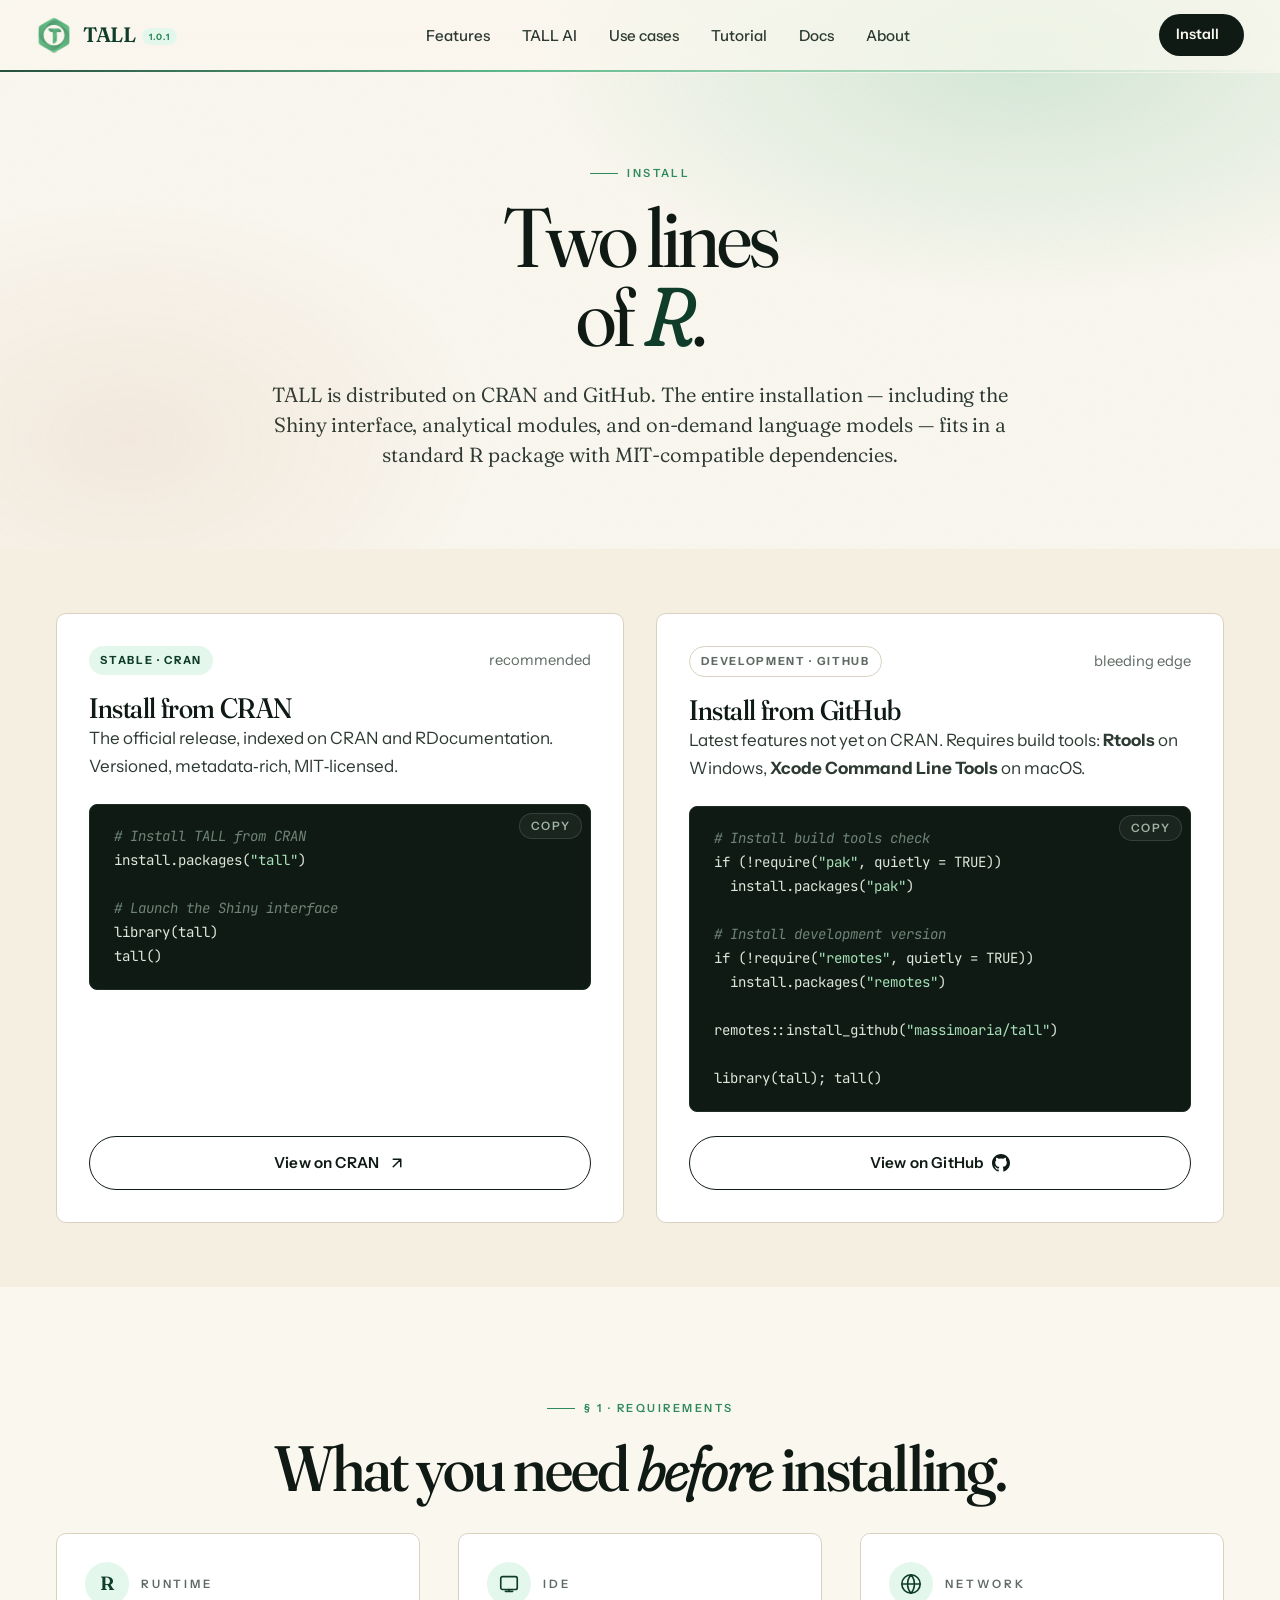
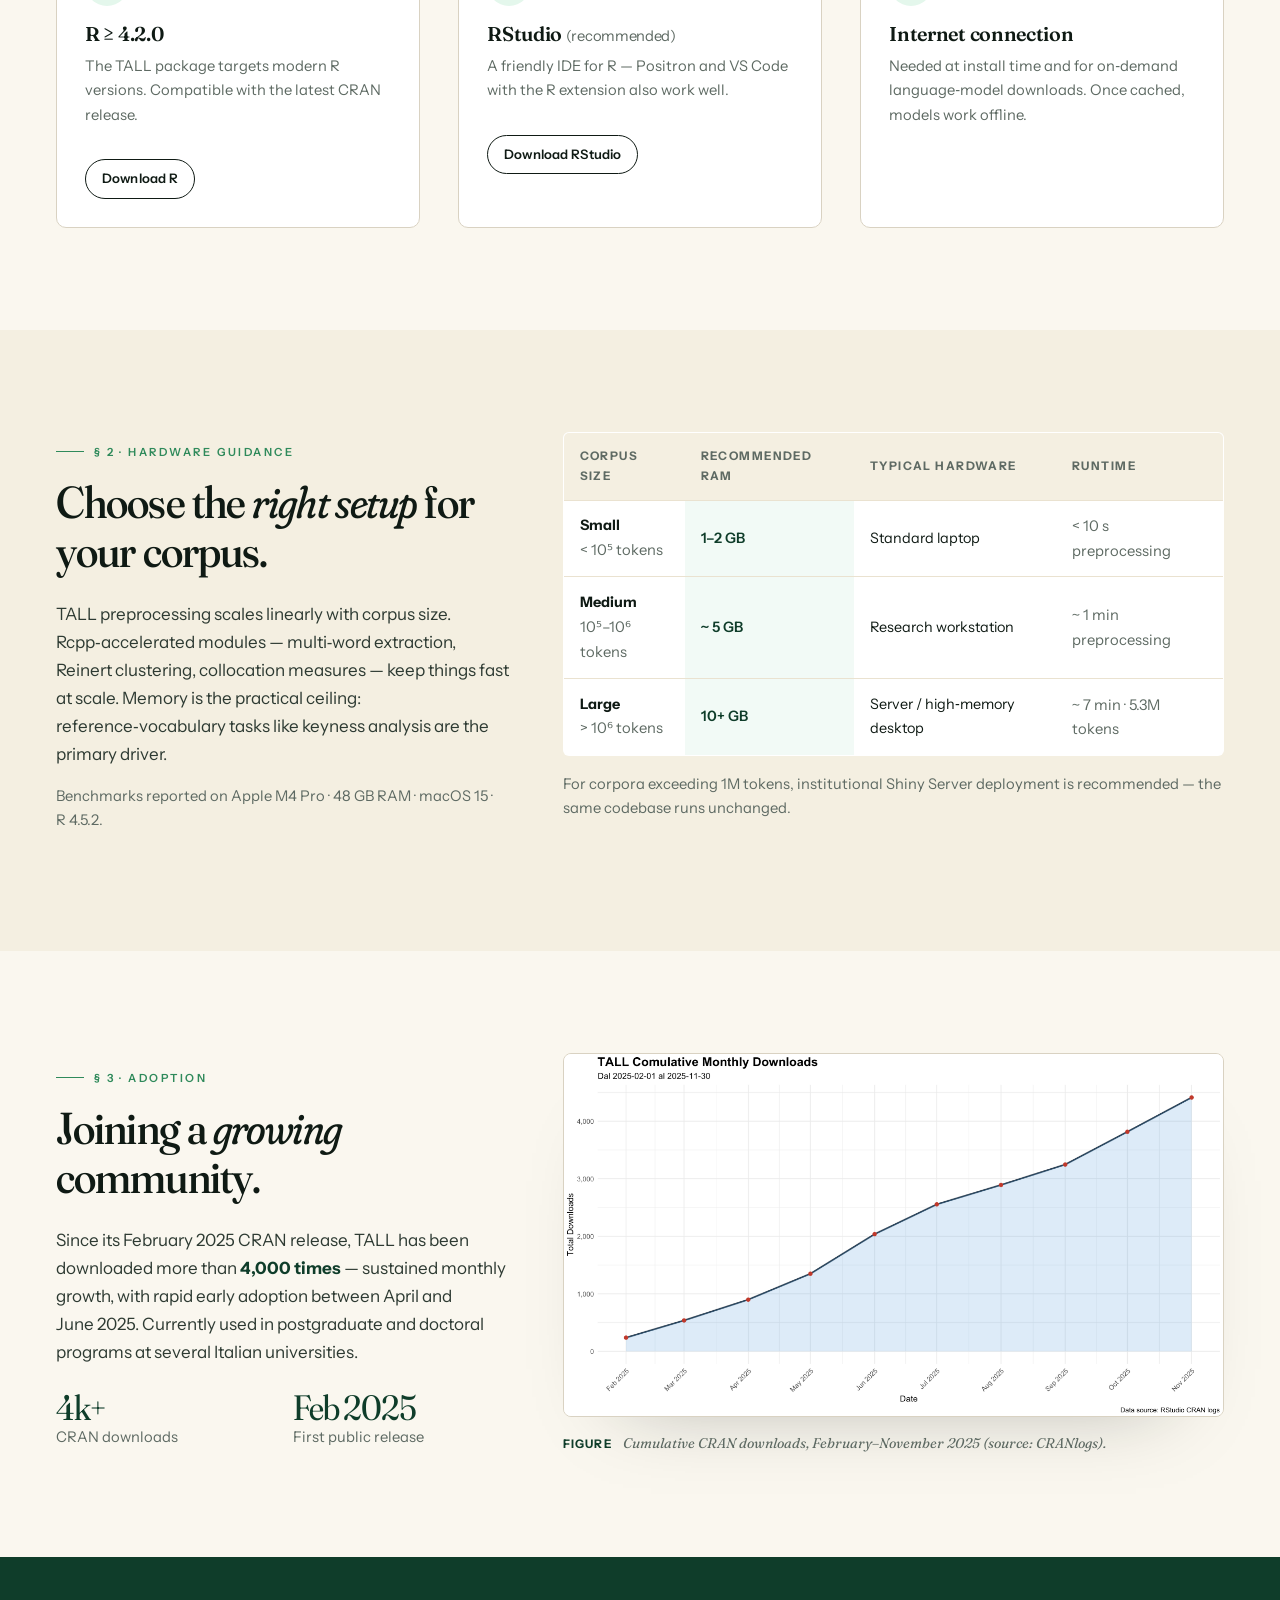
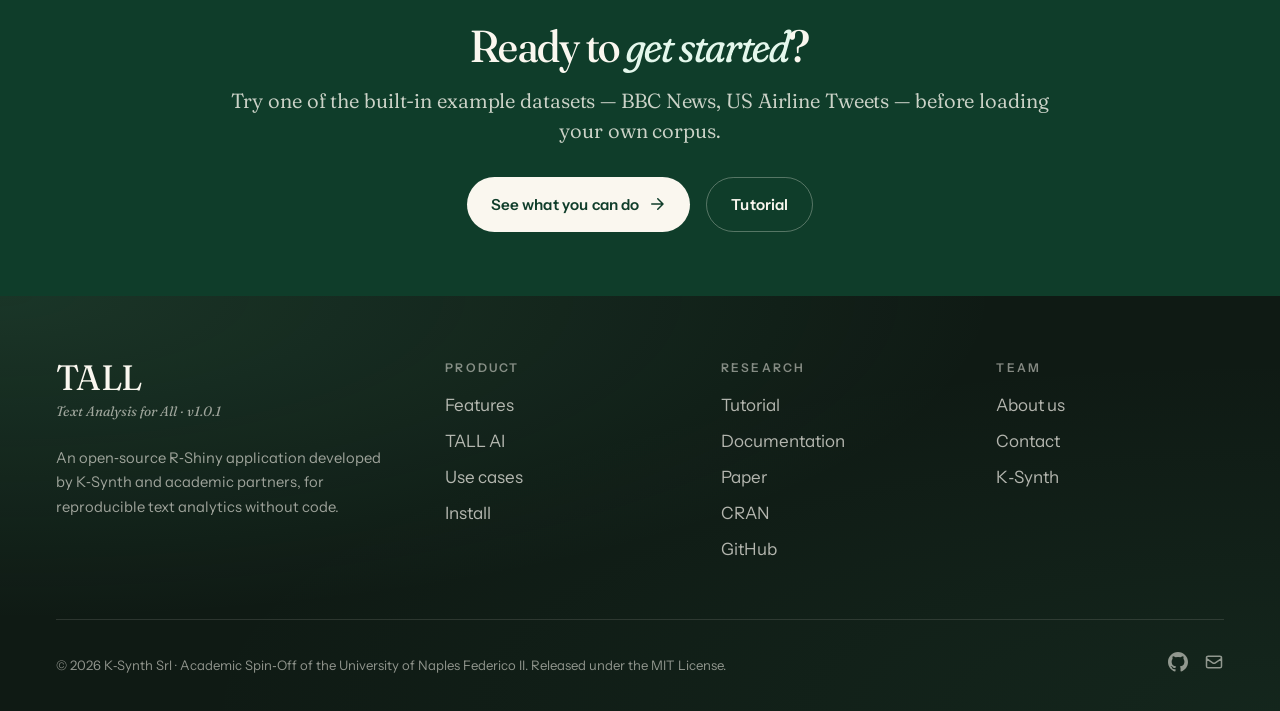
<file: download.html>
<!DOCTYPE html>
<html lang="en">
<head>
  <meta charset="UTF-8">
  <meta name="viewport" content="width=device-width, initial-scale=1.0">
  <title>Install TALL · R‑Shiny text analysis from CRAN or GitHub</title>
  <meta name="description" content="Install TALL in two lines of R. Official stable release on CRAN, development version on GitHub, system requirements, and performance guidance.">
  <link rel="icon" type="image/png" href="./images/tall-logo.png">
  <link rel="preconnect" href="https://fonts.googleapis.com">
  <link rel="preconnect" href="https://fonts.gstatic.com" crossorigin>
  <link href="https://fonts.googleapis.com/css2?family=Fraunces:ital,opsz,wght,SOFT@0,9..144,300..700,0..100;1,9..144,300..700,0..100&family=Instrument+Sans:ital,wght@0,400..700;1,400..700&family=JetBrains+Mono:wght@400;500;600&display=swap" rel="stylesheet">
  <link rel="stylesheet" href="css/style.css">
</head>
<body>

<nav class="site-nav" aria-label="Primary">
  <div class="nav-inner">
    <a href="index.html" class="nav-brand">
      <img src="./images/tall-logo.png" alt="TALL logo">
      <span class="wordmark">TALL<sup>1.0.1</sup></span>
    </a>
    <div class="nav-links">
      <a href="features.html">Features</a>
      <a href="tall-ai.html">TALL AI</a>
      <a href="usecases.html">Use cases</a>
      <a href="tutorial.html">Tutorial</a>
      <a href="documentation.html">Docs</a>
      <a href="about.html">About</a>
    </div>
    <a href="download.html" class="nav-cta">Install
      <svg viewBox="0 0 24 24" fill="none" stroke="currentColor" stroke-width="2" stroke-linecap="round" stroke-linejoin="round"><path d="M5 12h14M13 5l7 7-7 7"/></svg>
    </a>
    <button class="nav-burger" aria-label="Open menu" aria-expanded="false">
      <svg width="20" height="20" viewBox="0 0 24 24" fill="none" stroke="currentColor" stroke-width="2" stroke-linecap="round"><path d="M4 7h16M4 12h16M4 17h16"/></svg>
    </button>
  </div>
  <div class="mobile-menu" style="display:none">
    <a href="features.html">Features</a>
    <a href="tall-ai.html">TALL AI</a>
    <a href="usecases.html">Use cases</a>
    <a href="tutorial.html">Tutorial</a>
    <a href="documentation.html">Documentation</a>
    <a href="download.html">Install</a>
    <a href="about.html">About</a>
  </div>
  <div class="nav-rule"></div>
</nav>

<!-- HERO -->
<section class="hero" style="padding-bottom: clamp(3rem, 5vw, 4rem);">
  <div class="container-narrow text-center">
    <span class="kicker fade-in" style="margin: 0 auto;">Install</span>
    <h1 class="display-xl mt-4 fade-in">
      Two lines<br>
      of <em class="italic-display" style="font-weight:400; color:var(--tall-deep)">R</em>.
    </h1>
    <p class="lede mt-6 fade-in fade-in-delay-1">
      TALL is distributed on CRAN and GitHub. The entire installation — including the Shiny interface, analytical modules, and on‑demand language models — fits in a standard R package with MIT‑compatible dependencies.
    </p>
  </div>
</section>

<!-- QUICK START -->
<section style="background: var(--paper-warm); padding-top: clamp(3rem, 5vw, 4rem); padding-bottom: clamp(3rem, 5vw, 4rem);">
  <div class="container">
    <div class="grid grid-2" style="gap: 2rem; align-items: stretch;">
      <!-- Stable -->
      <div class="fade-in" style="display:flex; flex-direction:column; background: var(--surface); border:1px solid var(--rule); border-radius: 10px; padding: 2rem;">
        <div class="flex items-center justify-between mb-4">
          <span class="badge badge-soft">Stable · CRAN</span>
          <span class="small muted">recommended</span>
        </div>
        <h2 class="display-sm">
          Install from CRAN
        </h2>
        <p class="mt-3 mb-6">The official release, indexed on CRAN and RDocumentation. Versioned, metadata‑rich, MIT‑licensed.</p>
        <div class="code-block">
          <button class="copy-btn" onclick="copyCode(this)">Copy</button>
<code><span class="comment"># Install TALL from CRAN</span>
install.packages(<span style="color:#a7e0b8">"tall"</span>)

<span class="comment"># Launch the Shiny interface</span>
library(tall)
tall()</code>
        </div>
        <div style="margin-top:auto">
          <a href="https://cran.r-project.org/package=tall" target="_blank" rel="noopener" class="btn btn-ghost mt-6" style="width:100%; justify-content:center;">
            View on CRAN
            <svg viewBox="0 0 24 24" fill="none" stroke="currentColor" stroke-width="2" stroke-linecap="round" stroke-linejoin="round"><path d="M7 17L17 7M7 7h10v10"/></svg>
          </a>
        </div>
      </div>

      <!-- Dev -->
      <div class="fade-in fade-in-delay-1" style="display:flex; flex-direction:column; background: var(--surface); border:1px solid var(--rule); border-radius: 10px; padding: 2rem;">
        <div class="flex items-center justify-between mb-4">
          <span class="badge badge-outline">Development · GitHub</span>
          <span class="small muted">bleeding edge</span>
        </div>
        <h2 class="display-sm">Install from GitHub</h2>
        <p class="mt-3 mb-6">Latest features not yet on CRAN. Requires build tools: <strong>Rtools</strong> on Windows, <strong>Xcode Command Line Tools</strong> on macOS.</p>
        <div class="code-block">
          <button class="copy-btn" onclick="copyCode(this)">Copy</button>
<code><span class="comment"># Install build tools check</span>
if (!require(<span style="color:#a7e0b8">"pak"</span>, quietly = TRUE))
  install.packages(<span style="color:#a7e0b8">"pak"</span>)

<span class="comment"># Install development version</span>
if (!require(<span style="color:#a7e0b8">"remotes"</span>, quietly = TRUE))
  install.packages(<span style="color:#a7e0b8">"remotes"</span>)

remotes::install_github(<span style="color:#a7e0b8">"massimoaria/tall"</span>)

library(tall); tall()</code>
        </div>
        <div style="margin-top:auto">
          <a href="https://github.com/massimoaria/tall" target="_blank" rel="noopener" class="btn btn-ghost mt-6" style="width:100%; justify-content:center;">
            View on GitHub
            <svg viewBox="0 0 24 24" fill="currentColor" width="18" height="18"><path d="M12 0C5.37 0 0 5.37 0 12c0 5.3 3.44 9.8 8.21 11.4.6.1.82-.26.82-.58v-2.17c-3.34.73-4.04-1.42-4.04-1.42-.55-1.39-1.33-1.76-1.33-1.76-1.09-.75.08-.73.08-.73 1.2.08 1.84 1.24 1.84 1.24 1.07 1.83 2.81 1.3 3.5 1 .11-.78.42-1.3.76-1.6-2.66-.3-5.47-1.33-5.47-5.93 0-1.31.47-2.38 1.24-3.22-.13-.3-.54-1.52.12-3.17 0 0 1.01-.32 3.3 1.23a11.5 11.5 0 016 0c2.29-1.55 3.3-1.23 3.3-1.23.66 1.65.25 2.87.12 3.17.77.84 1.24 1.91 1.24 3.22 0 4.61-2.81 5.62-5.48 5.92.43.37.82 1.1.82 2.22v3.29c0 .32.22.7.83.58C20.56 21.8 24 17.3 24 12 24 5.37 18.63 0 12 0z"/></svg>
          </a>
        </div>
      </div>
    </div>
  </div>
</section>

<!-- REQUIREMENTS -->
<section>
  <div class="container">
    <div class="text-center mb-12" style="max-width: 46em; margin: 0 auto;">
      <span class="kicker fade-in" style="margin: 0 auto;">§ 1 · Requirements</span>
      <h2 class="display-lg mt-4 fade-in">
        What you need <em class="italic-display" style="font-weight:400">before</em> installing.
      </h2>
    </div>

    <div class="grid grid-3 mt-8">
      <div class="card fade-in">
        <div class="flex items-center gap-3 mb-4">
          <div style="width:44px; height:44px; border-radius: 50%; background: var(--tall-soft); display:flex; align-items:center; justify-content:center;">
            <span style="font-family: var(--font-display); font-weight:600; color: var(--tall-deep); font-size: 1.2rem;">R</span>
          </div>
          <span class="eyebrow" style="margin:0;">Runtime</span>
        </div>
        <h3 style="font-family: var(--font-display); font-size:1.25rem; font-variation-settings:'opsz' 30;">R ≥ 4.2.0</h3>
        <p class="mt-2 small">The TALL package targets modern R versions. Compatible with the latest CRAN release.</p>
        <a href="https://cran.r-project.org/" target="_blank" rel="noopener" class="btn btn-ghost mt-4" style="padding:.5rem 1rem; font-size:.82rem;">Download R</a>
      </div>
      <div class="card fade-in fade-in-delay-1">
        <div class="flex items-center gap-3 mb-4">
          <div style="width:44px; height:44px; border-radius: 50%; background: var(--tall-soft); display:flex; align-items:center; justify-content:center;">
            <svg width="22" height="22" viewBox="0 0 24 24" fill="none" stroke="var(--tall-deep)" stroke-width="1.8" stroke-linecap="round" stroke-linejoin="round"><rect x="3" y="4" width="18" height="14" rx="2"/><path d="M8 20h8M12 18v2"/></svg>
          </div>
          <span class="eyebrow" style="margin:0;">IDE</span>
        </div>
        <h3 style="font-family: var(--font-display); font-size:1.25rem; font-variation-settings:'opsz' 30;">RStudio <span class="small muted" style="font-family: var(--font-body); font-weight: 400;">(recommended)</span></h3>
        <p class="mt-2 small">A friendly IDE for R — Positron and VS Code with the R extension also work well.</p>
        <a href="https://posit.co/download/rstudio/" target="_blank" rel="noopener" class="btn btn-ghost mt-4" style="padding:.5rem 1rem; font-size:.82rem;">Download RStudio</a>
      </div>
      <div class="card fade-in fade-in-delay-2">
        <div class="flex items-center gap-3 mb-4">
          <div style="width:44px; height:44px; border-radius: 50%; background: var(--tall-soft); display:flex; align-items:center; justify-content:center;">
            <svg width="22" height="22" viewBox="0 0 24 24" fill="none" stroke="var(--tall-deep)" stroke-width="1.8" stroke-linecap="round" stroke-linejoin="round"><path d="M2 12h20M12 2a15.3 15.3 0 010 20M12 2a15.3 15.3 0 000 20"/><circle cx="12" cy="12" r="10"/></svg>
          </div>
          <span class="eyebrow" style="margin:0;">Network</span>
        </div>
        <h3 style="font-family: var(--font-display); font-size:1.25rem; font-variation-settings:'opsz' 30;">Internet connection</h3>
        <p class="mt-2 small">Needed at install time and for on‑demand language‑model downloads. Once cached, models work offline.</p>
      </div>
    </div>
  </div>
</section>

<!-- PERFORMANCE GUIDANCE -->
<section style="background: var(--paper-warm);">
  <div class="container">
    <div class="grid grid-12" style="gap: 3rem; align-items: start;">
      <div style="grid-column: span 5;" class="fade-in">
        <span class="kicker">§ 2 · Hardware guidance</span>
        <h2 class="display-md mt-4">
          Choose the <em class="italic-display" style="font-weight:400">right setup</em> for your corpus.
        </h2>
        <p class="mt-6">
          TALL preprocessing scales linearly with corpus size. Rcpp‑accelerated modules — multi‑word extraction, Reinert clustering, collocation measures — keep things fast at scale. Memory is the practical ceiling: reference‑vocabulary tasks like keyness analysis are the primary driver.
        </p>
        <p class="small muted">
          Benchmarks reported on Apple M4 Pro · 48&nbsp;GB RAM · macOS 15 · R&nbsp;4.5.2.
        </p>
      </div>

      <div style="grid-column: span 7; overflow-x: auto;" class="fade-in fade-in-delay-1">
        <table class="cmp-table">
          <thead>
            <tr>
              <th>Corpus size</th>
              <th>Recommended RAM</th>
              <th>Typical hardware</th>
              <th>Runtime</th>
            </tr>
          </thead>
          <tbody>
            <tr>
              <td><strong>Small</strong><br><span class="small muted">&lt; 10⁵ tokens</span></td>
              <td class="cell-tall">1&ndash;2 GB</td>
              <td>Standard laptop</td>
              <td class="small">&lt; 10 s preprocessing</td>
            </tr>
            <tr>
              <td><strong>Medium</strong><br><span class="small muted">10⁵&ndash;10⁶ tokens</span></td>
              <td class="cell-tall">~ 5 GB</td>
              <td>Research workstation</td>
              <td class="small">~ 1 min preprocessing</td>
            </tr>
            <tr>
              <td><strong>Large</strong><br><span class="small muted">&gt; 10⁶ tokens</span></td>
              <td class="cell-tall">10+ GB</td>
              <td>Server / high‑memory desktop</td>
              <td class="small">~ 7 min · 5.3M tokens</td>
            </tr>
          </tbody>
        </table>
        <p class="small muted mt-4">For corpora exceeding 1M tokens, institutional Shiny Server deployment is recommended — the same codebase runs unchanged.</p>
      </div>
    </div>
  </div>
</section>

<!-- CRAN DOWNLOADS -->
<section>
  <div class="container">
    <div class="grid grid-12" style="gap: 3rem; align-items: center;">
      <div style="grid-column: span 5;" class="fade-in">
        <span class="kicker">§ 3 · Adoption</span>
        <h2 class="display-md mt-4">
          Joining a <em class="italic-display" style="font-weight:400">growing</em> community.
        </h2>
        <p class="mt-6">
          Since its February 2025 CRAN release, TALL has been downloaded more than <strong style="color: var(--tall-deep)">4,000 times</strong> — sustained monthly growth, with rapid early adoption between April and June&nbsp;2025. Currently used in postgraduate and doctoral programs at several Italian universities.
        </p>
        <div class="grid grid-2 mt-6" style="gap: 1rem;">
          <div>
            <div class="stat-num" style="font-size: 2.2rem;">4k+</div>
            <div class="small muted">CRAN downloads</div>
          </div>
          <div>
            <div class="stat-num" style="font-size: 2.2rem;">Feb 2025</div>
            <div class="small muted">First public release</div>
          </div>
        </div>
      </div>
      <div style="grid-column: span 7;" class="fade-in fade-in-delay-1">
        <figure class="figure">
          <img src="./paper/tall_download_nov2025.png" alt="Cumulative CRAN downloads of TALL, February to November 2025">
          <figcaption class="figcaption"><strong>Figure</strong> Cumulative CRAN downloads, February–November 2025 (source: CRANlogs).</figcaption>
        </figure>
      </div>
    </div>
  </div>
</section>

<!-- CTA -->
<section class="section-tight" style="background: var(--tall-deep); color: var(--paper);">
  <div class="container text-center">
    <h2 class="display-md" style="color: var(--paper);">
      Ready to <em class="italic-display" style="font-weight:400; color: var(--tall-soft)">get started</em>?
    </h2>
    <p class="lede mt-4" style="color: rgba(250,247,239,.8); max-width: 40em; margin: 1rem auto 0;">
      Try one of the built‑in example datasets — BBC News, US Airline Tweets — before loading your own corpus.
    </p>
    <div class="flex gap-4 justify-center mt-8" style="flex-wrap: wrap;">
      <a href="features.html" class="btn" style="background: var(--paper); color: var(--tall-deep); border:0;">
        See what you can do
        <svg viewBox="0 0 24 24" fill="none" stroke="currentColor" stroke-width="2" stroke-linecap="round" stroke-linejoin="round"><path d="M5 12h14M13 5l7 7-7 7"/></svg>
      </a>
      <a href="tutorial.html" class="btn" style="background: transparent; color: var(--paper); border: 1px solid rgba(250,247,239,.3);">Tutorial</a>
    </div>
  </div>
</section>

<footer class="site-footer">
  <div class="container">
    <div class="footer-grid">
      <div class="footer-brand">
        <div class="footer-title">TALL</div>
        <span class="footer-sub">Text Analysis for All · v1.0.1</span>
        <p class="mt-6" style="color: rgba(250,247,239,.6); max-width: 28em; font-size: .92rem;">An open‑source R‑Shiny application developed by K‑Synth and academic partners, for reproducible text analytics without code.</p>
      </div>
      <div><h4>Product</h4><ul>
        <li><a href="features.html">Features</a></li>
        <li><a href="tall-ai.html">TALL AI</a></li>
        <li><a href="usecases.html">Use cases</a></li>
        <li><a href="download.html">Install</a></li>
      </ul></div>
      <div><h4>Research</h4><ul>
        <li><a href="tutorial.html">Tutorial</a></li>
          <li><a href="documentation.html">Documentation</a></li>
        <li><a href="index.html#paper">Paper</a></li>
        <li><a href="https://cran.r-project.org/package=tall" target="_blank" rel="noopener">CRAN</a></li>
        <li><a href="https://github.com/massimoaria/tall" target="_blank" rel="noopener">GitHub</a></li>
      </ul></div>
      <div><h4>Team</h4><ul>
        <li><a href="about.html">About us</a></li>
        <li><a href="mailto:aria@unina.it">Contact</a></li>
        <li><a href="https://www.k-synth.com" target="_blank" rel="noopener">K‑Synth</a></li>
      </ul></div>
    </div>
    <div class="footer-meta">
      <div>© 2026 K‑Synth Srl · Academic Spin‑Off of the University of Naples Federico&nbsp;II. Released under the MIT License.</div>
      <div class="flex gap-4">
        <a href="https://github.com/massimoaria/tall" target="_blank" rel="noopener" aria-label="GitHub">
          <svg width="20" height="20" viewBox="0 0 24 24" fill="currentColor"><path d="M12 0C5.37 0 0 5.37 0 12c0 5.3 3.44 9.8 8.21 11.4.6.1.82-.26.82-.58v-2.17c-3.34.73-4.04-1.42-4.04-1.42-.55-1.39-1.33-1.76-1.33-1.76-1.09-.75.08-.73.08-.73 1.2.08 1.84 1.24 1.84 1.24 1.07 1.83 2.81 1.3 3.5 1 .11-.78.42-1.3.76-1.6-2.66-.3-5.47-1.33-5.47-5.93 0-1.31.47-2.38 1.24-3.22-.13-.3-.54-1.52.12-3.17 0 0 1.01-.32 3.3 1.23a11.5 11.5 0 016 0c2.29-1.55 3.3-1.23 3.3-1.23.66 1.65.25 2.87.12 3.17.77.84 1.24 1.91 1.24 3.22 0 4.61-2.81 5.62-5.48 5.92.43.37.82 1.1.82 2.22v3.29c0 .32.22.7.83.58C20.56 21.8 24 17.3 24 12 24 5.37 18.63 0 12 0z"/></svg>
        </a>
        <a href="mailto:aria@unina.it" aria-label="Email">
          <svg width="20" height="20" viewBox="0 0 24 24" fill="none" stroke="currentColor" stroke-width="1.8" stroke-linecap="round" stroke-linejoin="round"><path d="M3 8l7.89 5.26a2 2 0 002.22 0L21 8M5 19h14a2 2 0 002-2V7a2 2 0 00-2-2H5a2 2 0 00-2 2v10a2 2 0 002 2z"/></svg>
        </a>
      </div>
    </div>
  </div>
</footer>

<script src="js/main.js"></script>
</body>
</html>
</file>
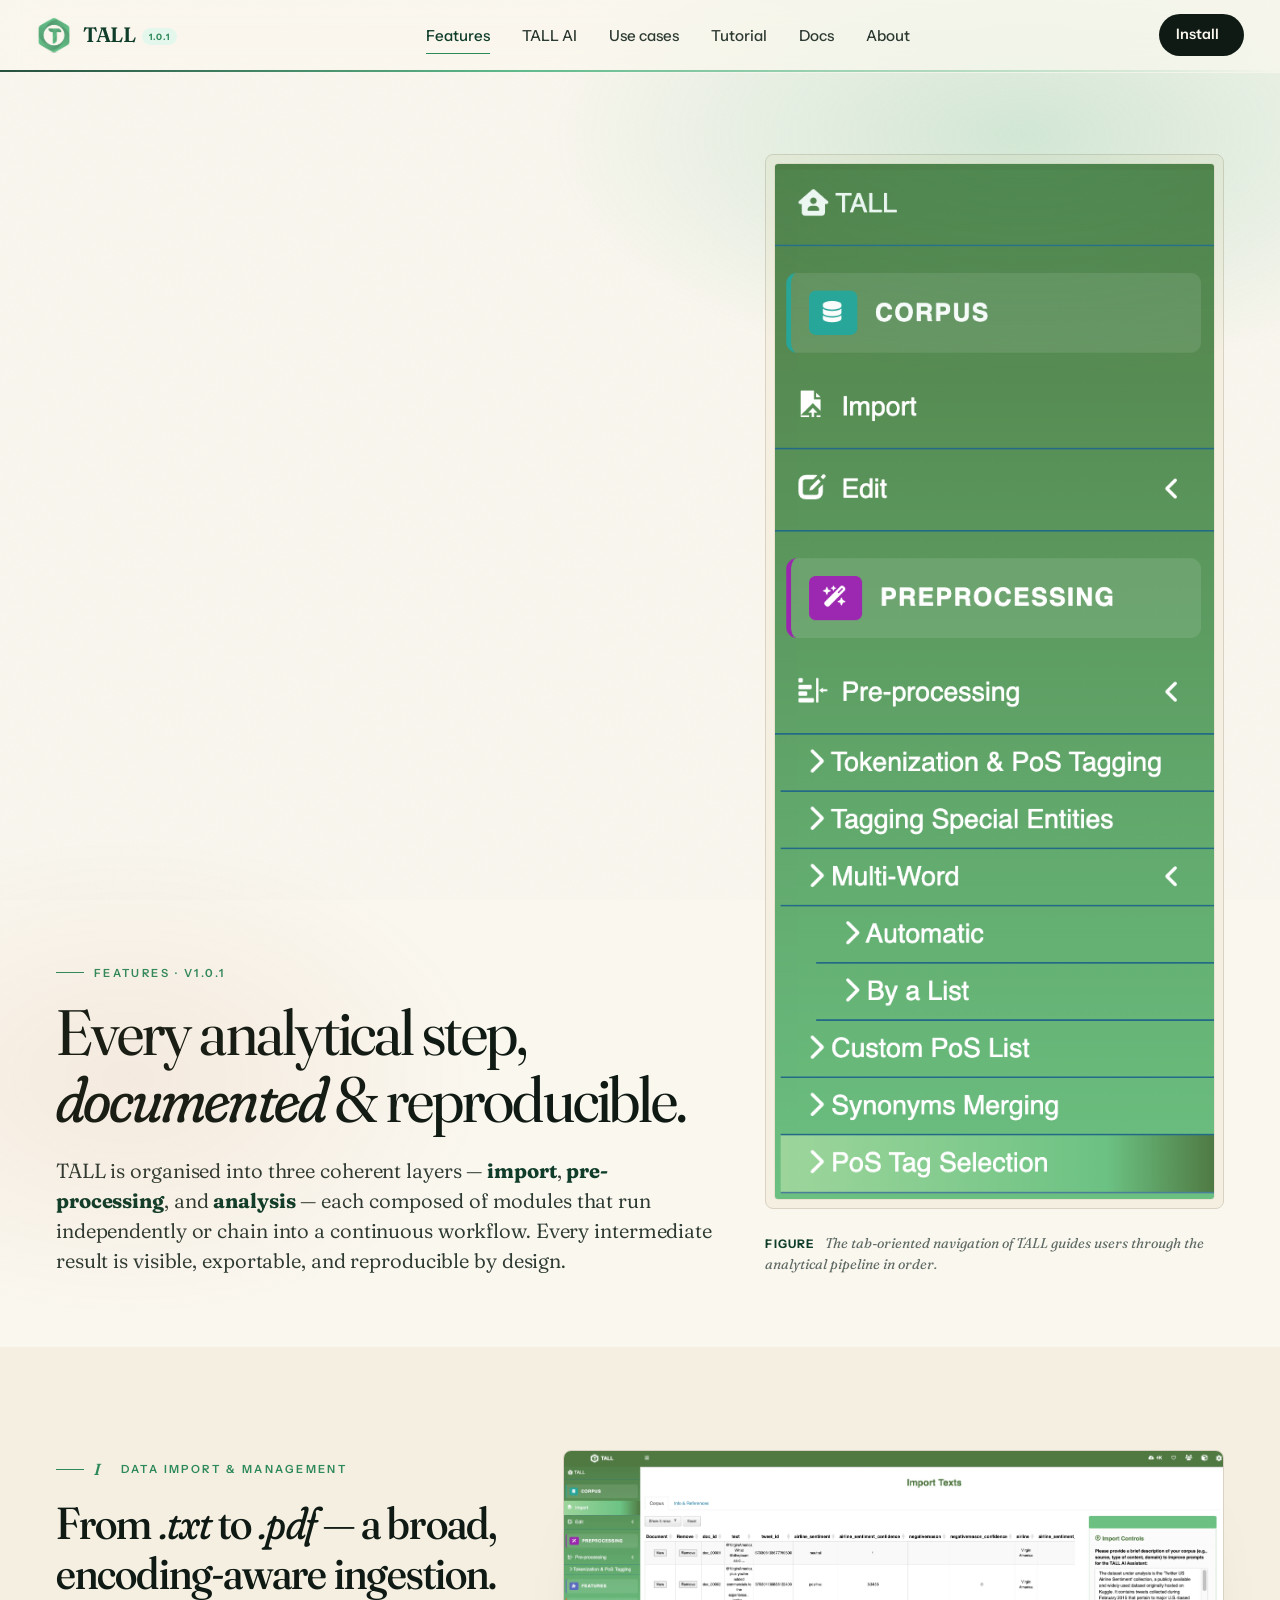
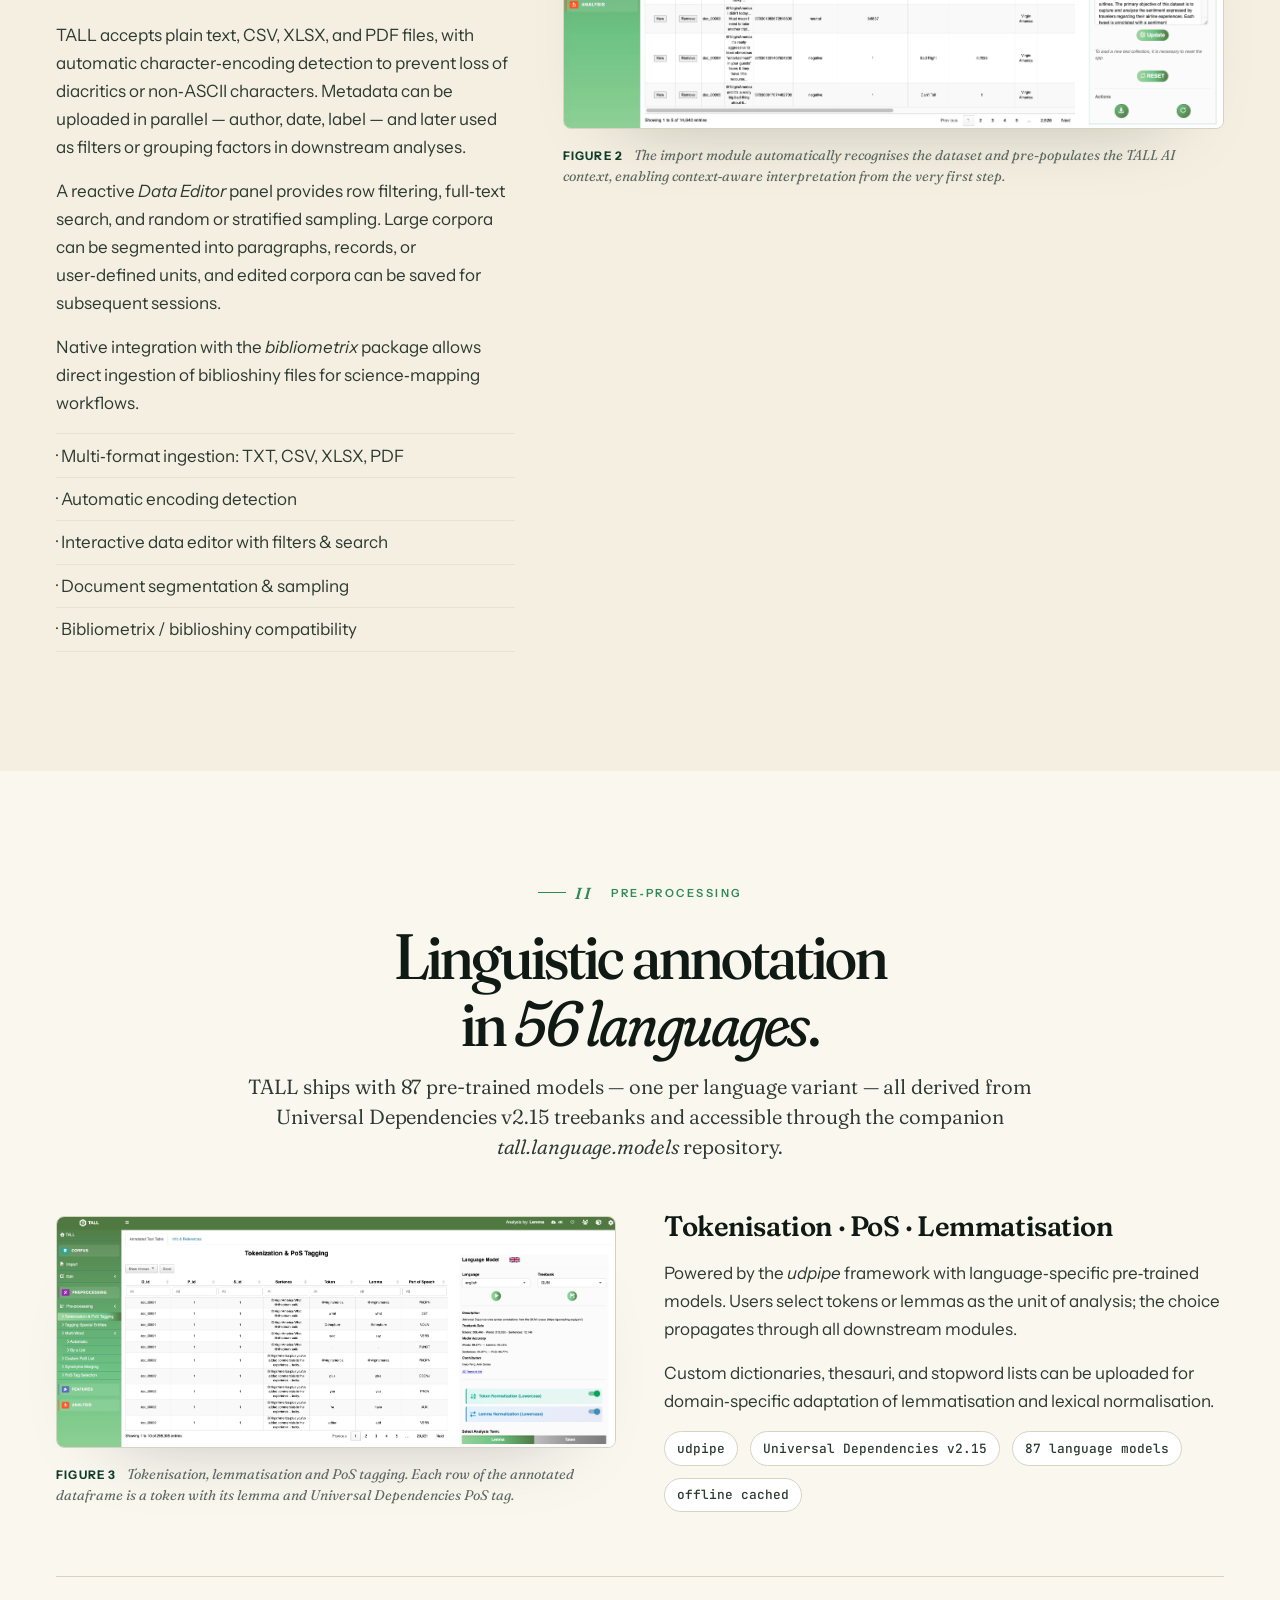
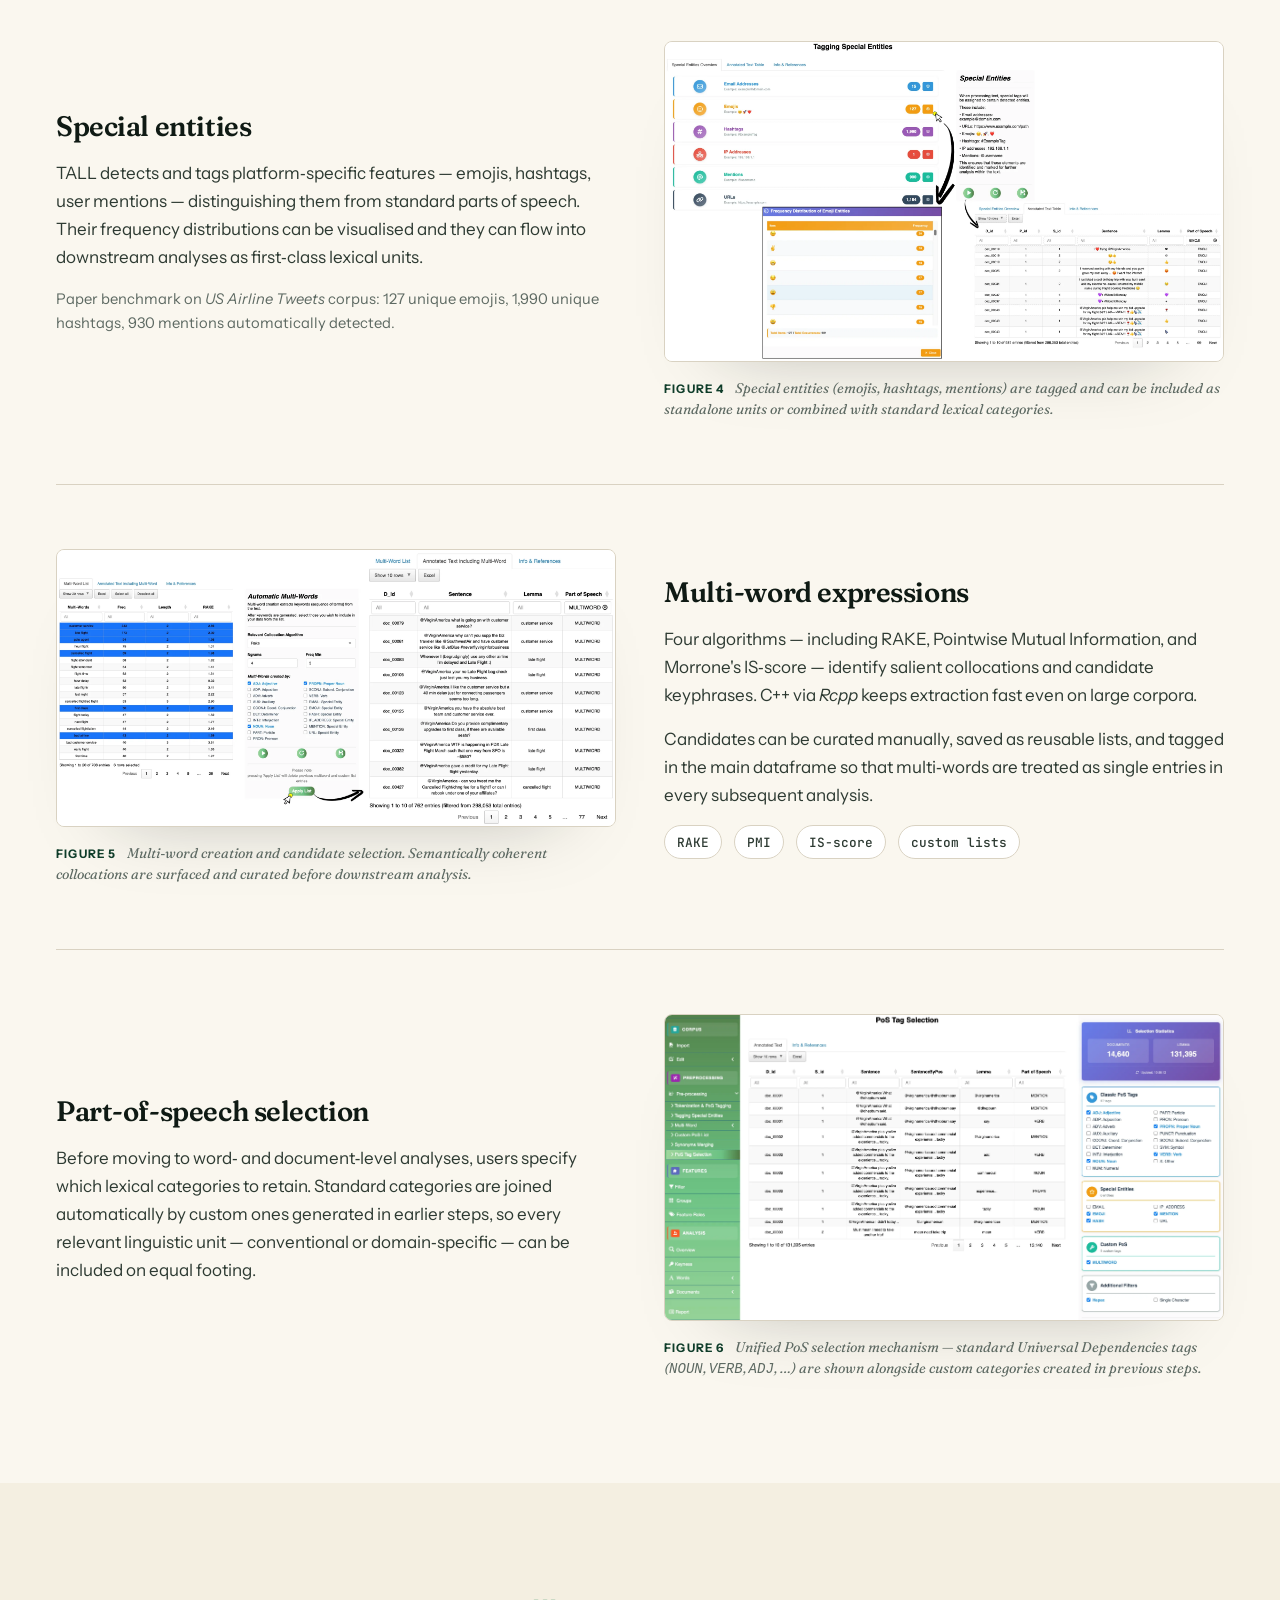
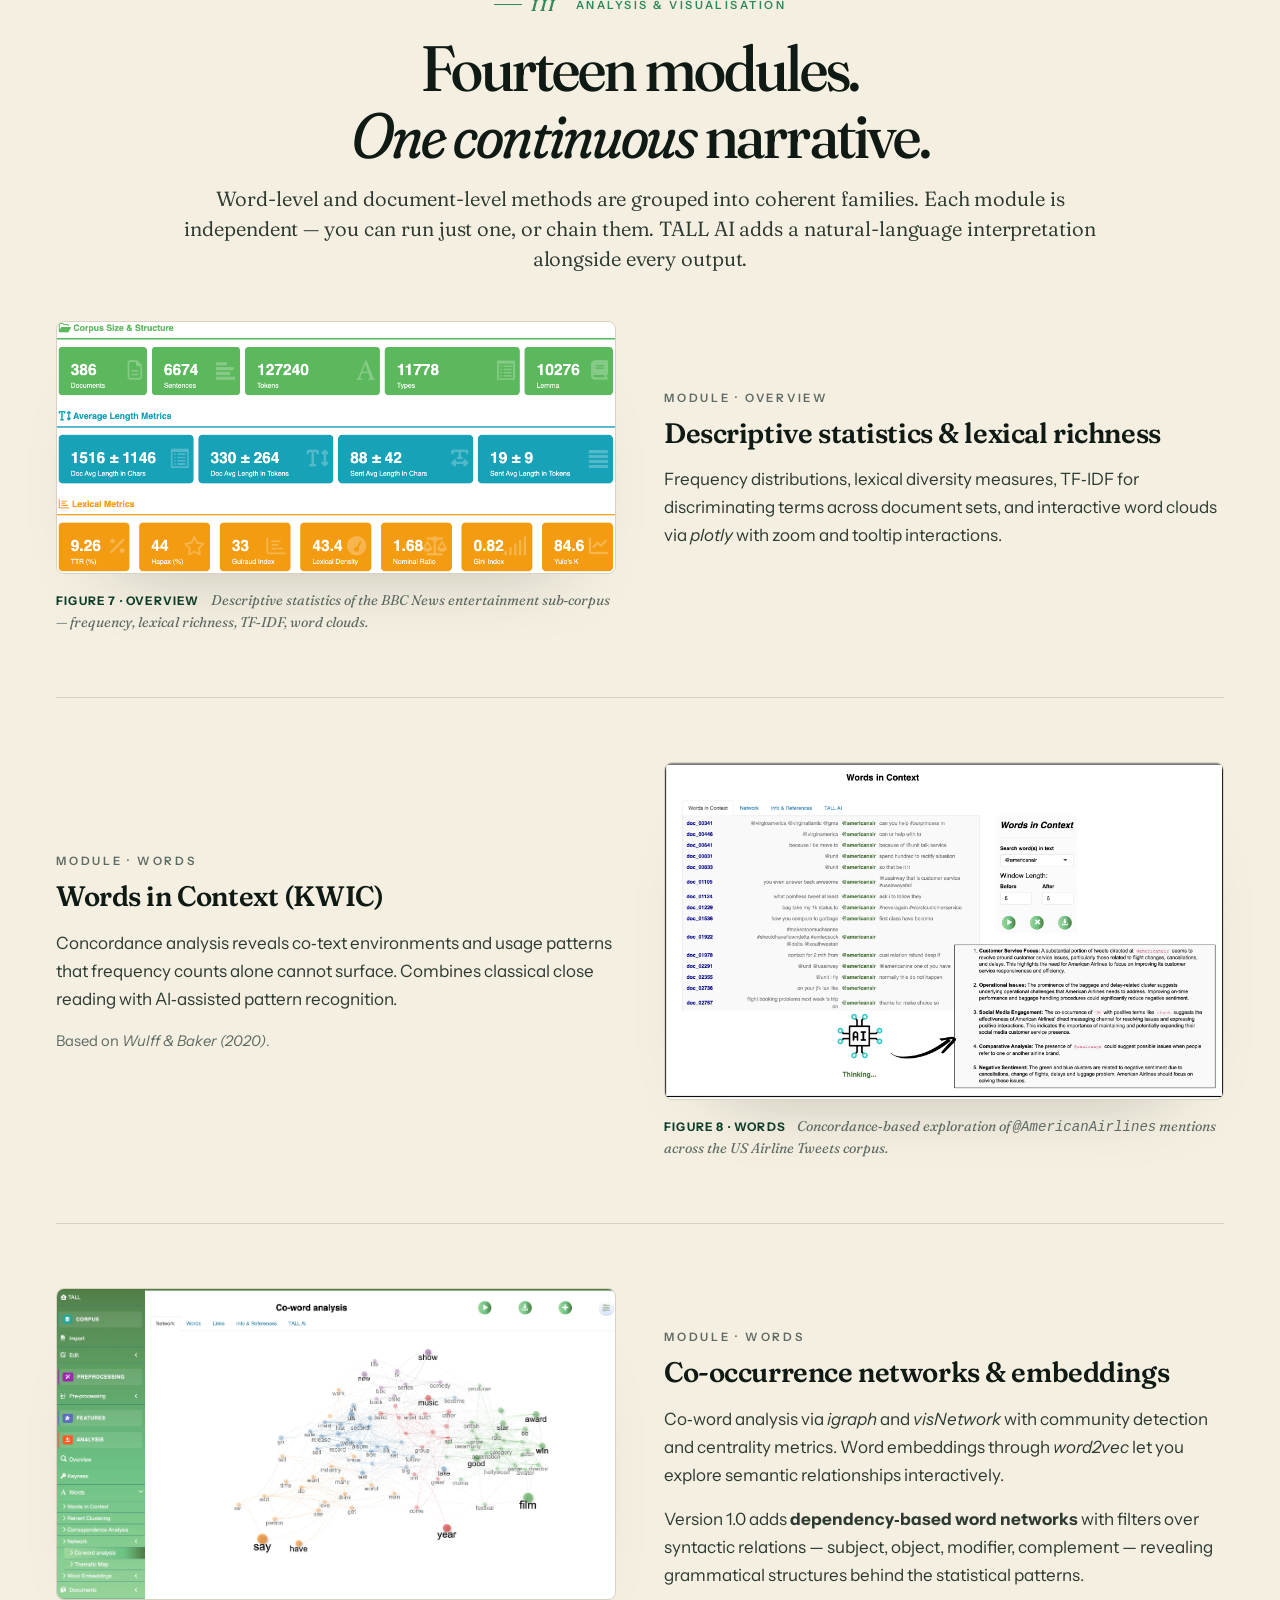
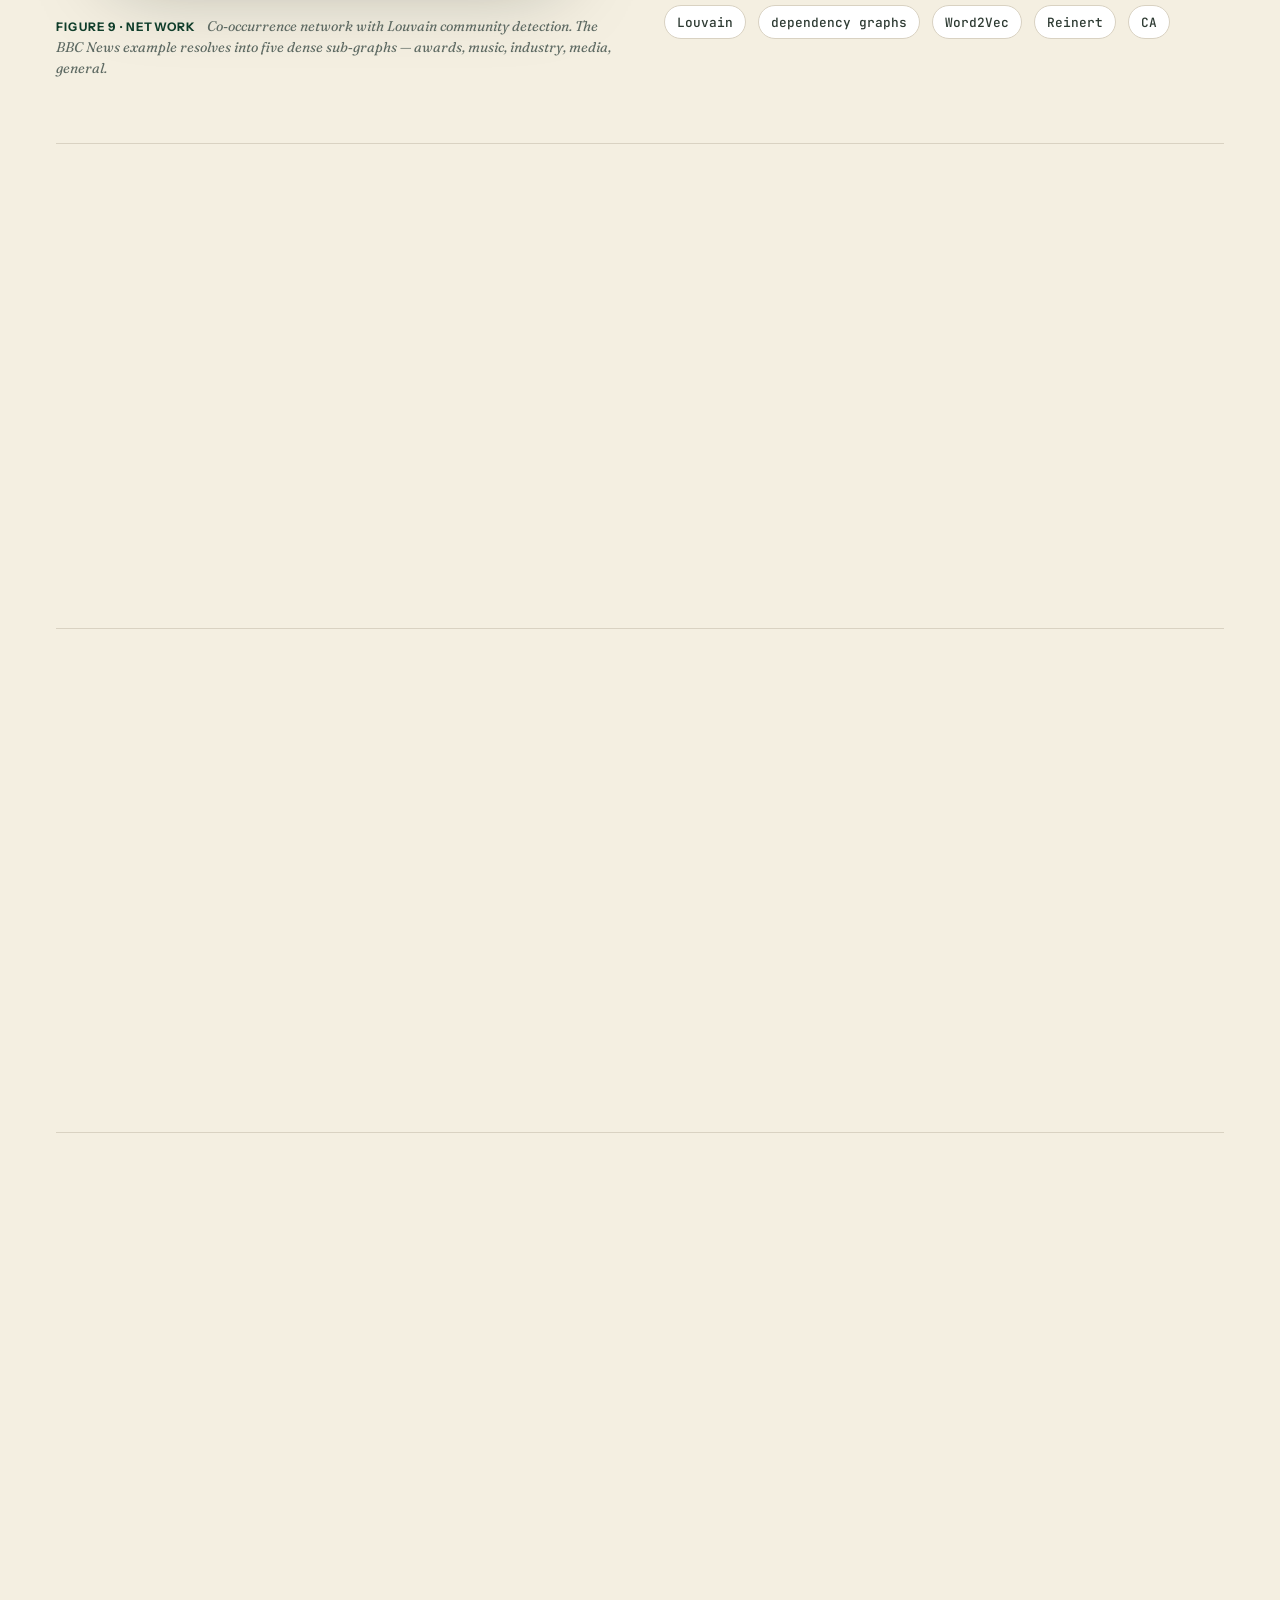
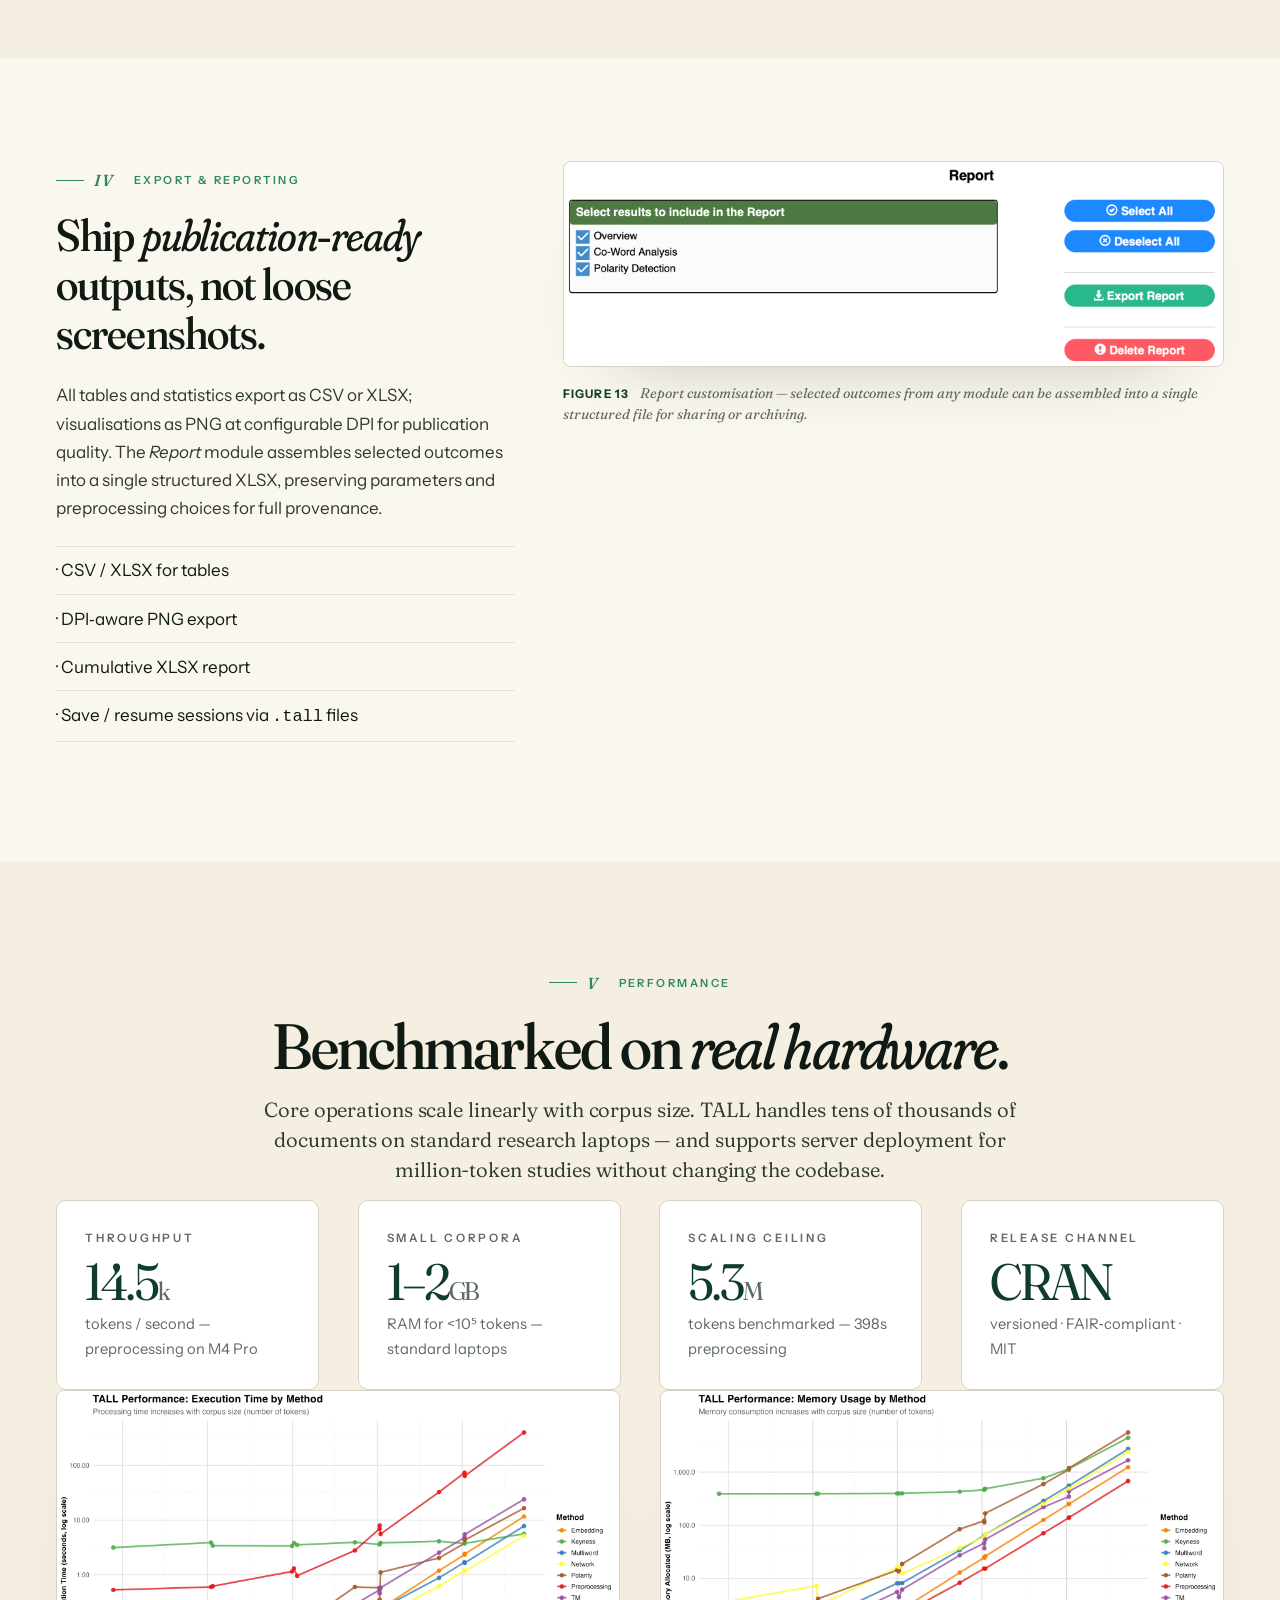
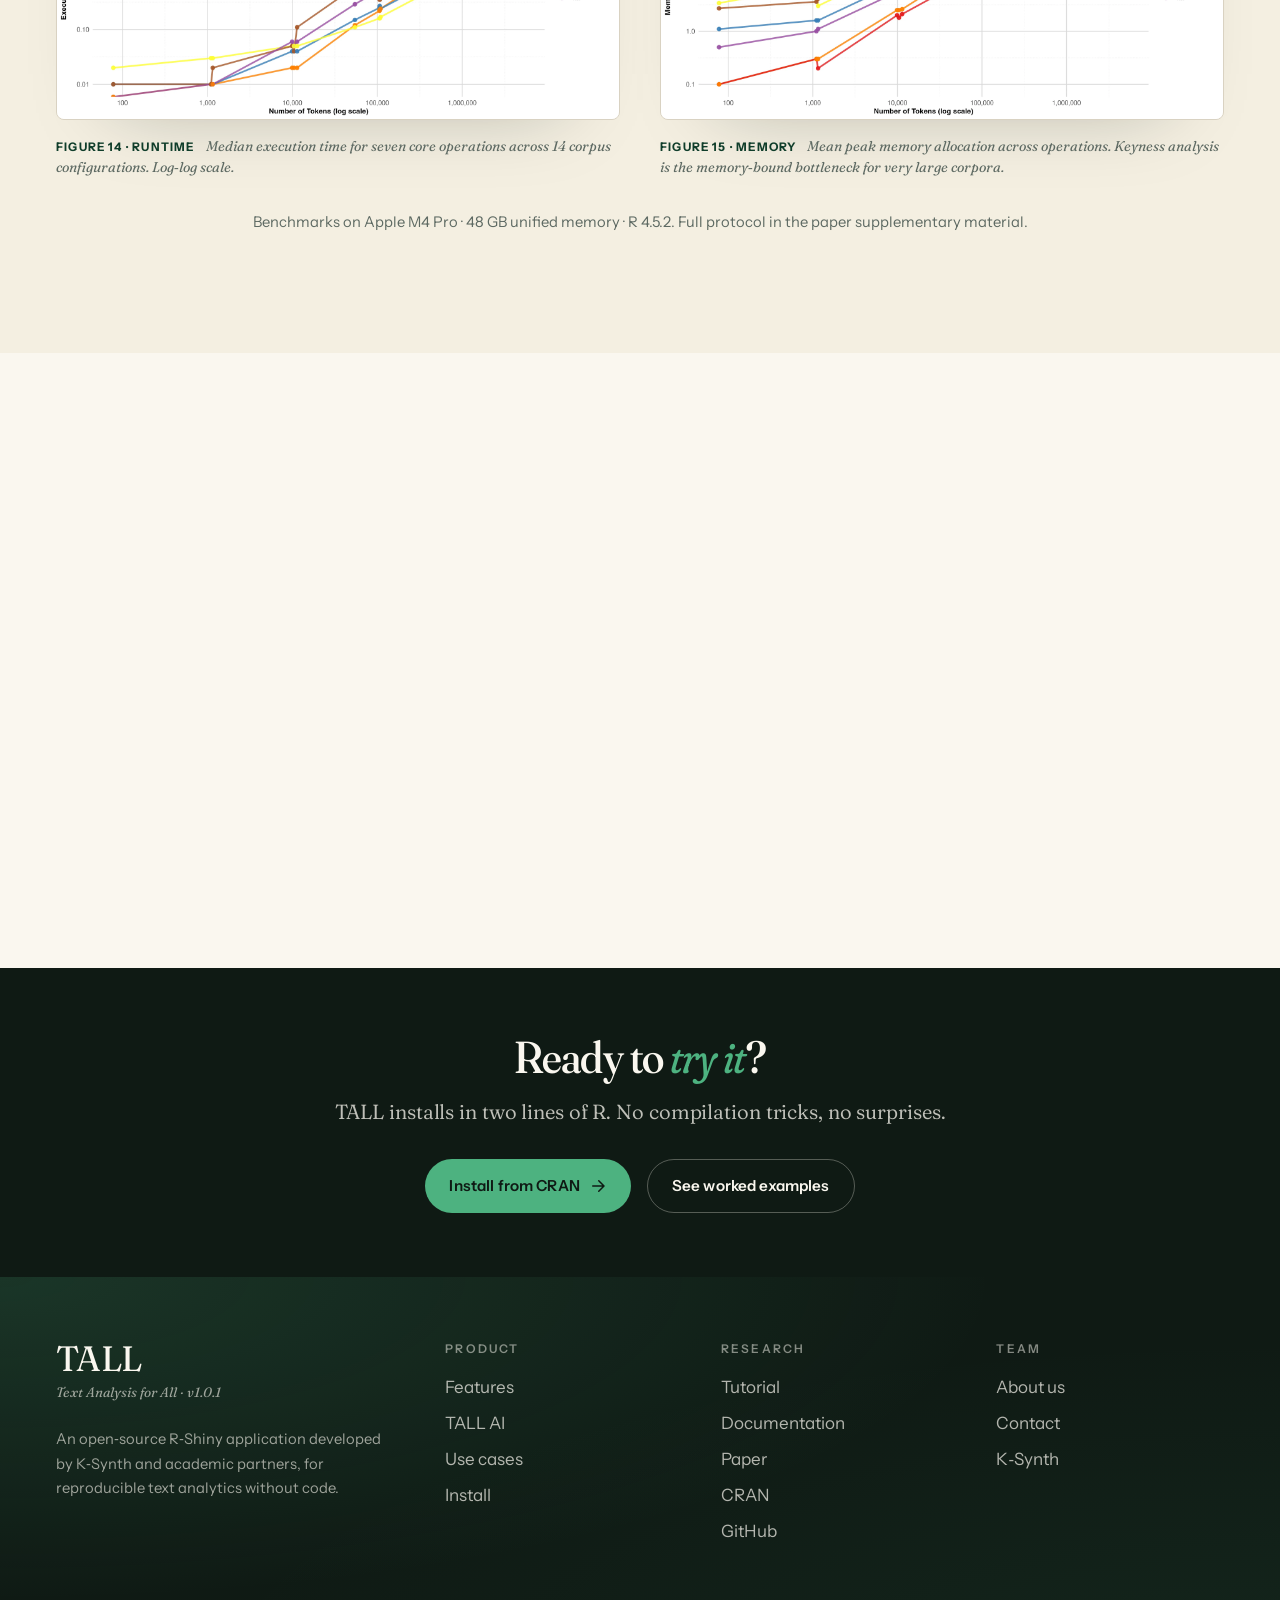
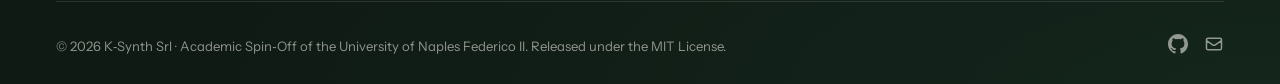
<file: features.html>
<!DOCTYPE html>
<html lang="en">
<head>
  <meta charset="UTF-8">
  <meta name="viewport" content="width=device-width, initial-scale=1.0">
  <title>Features · TALL — Text Analysis for All</title>
  <meta name="description" content="A complete tour of TALL's analytical pipeline: data import, multilingual pre-processing, analytical modules, AI-assisted interpretation, and export.">
  <link rel="icon" type="image/png" href="./images/tall-logo.png">
  <link rel="preconnect" href="https://fonts.googleapis.com">
  <link rel="preconnect" href="https://fonts.gstatic.com" crossorigin>
  <link href="https://fonts.googleapis.com/css2?family=Fraunces:ital,opsz,wght,SOFT@0,9..144,300..700,0..100;1,9..144,300..700,0..100&family=Instrument+Sans:ital,wght@0,400..700;1,400..700&family=JetBrains+Mono:wght@400;500;600&display=swap" rel="stylesheet">
  <link rel="stylesheet" href="css/style.css">
</head>
<body>

<nav class="site-nav" aria-label="Primary">
  <div class="nav-inner">
    <a href="index.html" class="nav-brand">
      <img src="./images/tall-logo.png" alt="TALL logo">
      <span class="wordmark">TALL<sup>1.0.1</sup></span>
    </a>
    <div class="nav-links">
      <a href="features.html">Features</a>
      <a href="tall-ai.html">TALL AI</a>
      <a href="usecases.html">Use cases</a>
      <a href="tutorial.html">Tutorial</a>
      <a href="documentation.html">Docs</a>
      <a href="about.html">About</a>
    </div>
    <a href="download.html" class="nav-cta">Install
      <svg viewBox="0 0 24 24" fill="none" stroke="currentColor" stroke-width="2" stroke-linecap="round" stroke-linejoin="round"><path d="M5 12h14M13 5l7 7-7 7"/></svg>
    </a>
    <button class="nav-burger" aria-label="Open menu" aria-expanded="false">
      <svg width="20" height="20" viewBox="0 0 24 24" fill="none" stroke="currentColor" stroke-width="2" stroke-linecap="round"><path d="M4 7h16M4 12h16M4 17h16"/></svg>
    </button>
  </div>
  <div class="mobile-menu" style="display:none">
    <a href="features.html">Features</a>
    <a href="tall-ai.html">TALL AI</a>
    <a href="usecases.html">Use cases</a>
    <a href="tutorial.html">Tutorial</a>
    <a href="documentation.html">Documentation</a>
    <a href="download.html">Install</a>
    <a href="about.html">About</a>
  </div>
  <div class="nav-rule"></div>
</nav>

<!-- HERO -->
<section class="hero" style="padding-bottom: clamp(2rem, 5vw, 3.5rem);">
  <div class="container">
    <div class="grid grid-12" style="gap: 3rem; align-items: end;">
      <div style="grid-column: span 7;">
        <span class="kicker fade-in">Features · v1.0.1</span>
        <h1 class="display-lg mt-4 fade-in">
          Every analytical step,<br>
          <em class="italic-display" style="font-weight:400">documented</em> &amp; reproducible.
        </h1>
        <p class="lede mt-6 fade-in fade-in-delay-1">
          TALL is organised into three coherent layers — <strong style="color:var(--tall-deep)">import</strong>, <strong style="color:var(--tall-deep)">pre-processing</strong>, and <strong style="color:var(--tall-deep)">analysis</strong> — each composed of modules that run independently or chain into a continuous workflow. Every intermediate result is visible, exportable, and reproducible by design.
        </p>
      </div>
      <div style="grid-column: span 5;" class="fade-in fade-in-delay-2">
        <div class="fig-frame" style="width:100%">
          <img src="./paper/menu.png" alt="Navigation sidebar of TALL" style="width:100%">
        </div>
        <p class="figcaption"><strong>Figure</strong> The tab‑oriented navigation of TALL guides users through the analytical pipeline in order.</p>
      </div>
    </div>
  </div>
</section>

<!-- LAYER 1: DATA IMPORT -->
<section style="background: var(--paper-warm);">
  <div class="container">
    <div class="grid grid-12" style="gap: 3rem; align-items: start;">
      <div style="grid-column: span 5;" class="fade-in">
        <span class="kicker"><span class="sec-num">I</span>Data import &amp; management</span>
        <h2 class="display-md mt-4">
          From <em class="italic-display" style="font-weight:400">.txt</em> to <em class="italic-display" style="font-weight:400">.pdf</em> &mdash;
          a broad, encoding‑aware ingestion.
        </h2>
        <p class="mt-6">
          TALL accepts plain text, CSV, XLSX, and PDF files, with automatic character‑encoding detection to prevent loss of diacritics or non‑ASCII characters. Metadata can be uploaded in parallel — author, date, label — and later used as filters or grouping factors in downstream analyses.
        </p>
        <p>
          A reactive <em>Data Editor</em> panel provides row filtering, full‑text search, and random or stratified sampling. Large corpora can be segmented into paragraphs, records, or user‑defined units, and edited corpora can be saved for subsequent sessions.
        </p>
        <p>
          Native integration with the <em>bibliometrix</em> package allows direct ingestion of biblioshiny files for science‑mapping workflows.
        </p>
        <ul class="mt-4" style="list-style:none; padding:0; color: var(--ink-soft);">
          <li style="padding:.45rem 0; border-top:1px solid var(--rule-soft);">· Multi‑format ingestion: TXT, CSV, XLSX, PDF</li>
          <li style="padding:.45rem 0; border-top:1px solid var(--rule-soft);">· Automatic encoding detection</li>
          <li style="padding:.45rem 0; border-top:1px solid var(--rule-soft);">· Interactive data editor with filters &amp; search</li>
          <li style="padding:.45rem 0; border-top:1px solid var(--rule-soft);">· Document segmentation &amp; sampling</li>
          <li style="padding:.45rem 0; border-top:1px solid var(--rule-soft); border-bottom:1px solid var(--rule-soft);">· Bibliometrix / biblioshiny compatibility</li>
        </ul>
      </div>
      <div style="grid-column: span 7;" class="fade-in fade-in-delay-1">
        <figure class="figure">
          <img src="./paper/fig1_import.webp" alt="TALL data import interface with AI-assisted context">
          <figcaption class="figcaption">
            <strong>Figure 2</strong> The import module automatically recognises the dataset and pre‑populates the TALL AI context, enabling context‑aware interpretation from the very first step.
          </figcaption>
        </figure>
      </div>
    </div>
  </div>
</section>

<!-- LAYER 2: PRE-PROCESSING -->
<section>
  <div class="container">
    <div class="text-center mb-12" style="max-width: 50em; margin-left: auto; margin-right: auto;">
      <span class="kicker fade-in"><span class="sec-num">II</span>Pre‑processing</span>
      <h2 class="display-lg mt-4 fade-in">
        Linguistic annotation<br>
        in <em class="italic-display" style="font-weight:400">56&nbsp;languages</em>.
      </h2>
      <p class="lede mt-4 fade-in fade-in-delay-1">
        TALL ships with 87 pre‑trained models — one per language variant — all derived from Universal Dependencies v2.15 treebanks and accessible through the companion <em>tall.language.models</em> repository.
      </p>
    </div>

    <!-- Tokenization -->
    <div class="grid grid-12 mt-8" style="gap: 3rem; align-items: center;">
      <div style="grid-column: span 6;" class="fade-in">
        <figure class="figure">
          <img src="./paper/fig2_tokenization.webp" alt="TALL tokenization and PoS tagging output">
          <figcaption class="figcaption">
            <strong>Figure 3</strong> Tokenisation, lemmatisation and PoS tagging. Each row of the annotated dataframe is a token with its lemma and Universal Dependencies PoS tag.
          </figcaption>
        </figure>
      </div>
      <div style="grid-column: span 6;" class="fade-in fade-in-delay-1">
        <h3 class="display-sm">Tokenisation · PoS · Lemmatisation</h3>
        <p class="mt-4">
          Powered by the <em>udpipe</em> framework with language‑specific pre‑trained models. Users select tokens or lemmas as the unit of analysis; the choice propagates through all downstream modules.
        </p>
        <p>
          Custom dictionaries, thesauri, and stopword lists can be uploaded for domain‑specific adaptation of lemmatisation and lexical normalisation.
        </p>
        <div class="flex gap-3 mt-4" style="flex-wrap: wrap;">
          <span class="pill">udpipe</span>
          <span class="pill">Universal Dependencies v2.15</span>
          <span class="pill">87 language models</span>
          <span class="pill">offline cached</span>
        </div>
      </div>
    </div>

    <hr class="rule my-8" style="margin: 4rem 0;">

    <!-- Special entities -->
    <div class="grid grid-12" style="gap: 3rem; align-items: center;">
      <div style="grid-column: span 6; order: 2;" class="fade-in">
        <figure class="figure">
          <img src="./paper/fig3_entities.webp" alt="Special entity recognition: emojis, hashtags, mentions">
          <figcaption class="figcaption">
            <strong>Figure 4</strong> Special entities (emojis, hashtags, mentions) are tagged and can be included as standalone units or combined with standard lexical categories.
          </figcaption>
        </figure>
      </div>
      <div style="grid-column: span 6; order: 1;" class="fade-in fade-in-delay-1">
        <h3 class="display-sm">Special entities</h3>
        <p class="mt-4">
          TALL detects and tags platform‑specific features — emojis, hashtags, user mentions — distinguishing them from standard parts of speech. Their frequency distributions can be visualised and they can flow into downstream analyses as first‑class lexical units.
        </p>
        <p class="small muted">
          Paper benchmark on <em>US Airline Tweets</em> corpus: 127 unique emojis, 1,990 unique hashtags, 930 mentions automatically detected.
        </p>
      </div>
    </div>

    <hr class="rule" style="margin: 4rem 0;">

    <!-- Multiword -->
    <div class="grid grid-12" style="gap: 3rem; align-items: center;">
      <div style="grid-column: span 6;" class="fade-in">
        <figure class="figure">
          <img src="./paper/fig4_multiword.webp" alt="Multi-word expression candidates ranked by frequency">
          <figcaption class="figcaption">
            <strong>Figure 5</strong> Multi‑word creation and candidate selection. Semantically coherent collocations are surfaced and curated before downstream analysis.
          </figcaption>
        </figure>
      </div>
      <div style="grid-column: span 6;" class="fade-in fade-in-delay-1">
        <h3 class="display-sm">Multi‑word expressions</h3>
        <p class="mt-4">
          Four algorithms — including RAKE, Pointwise Mutual Information, and Morrone's IS‑score — identify salient collocations and candidate keyphrases. C++ via <em>Rcpp</em> keeps extraction fast even on large corpora.
        </p>
        <p>
          Candidates can be curated manually, saved as reusable lists, and tagged in the main dataframe so that multi‑words are treated as single entries in every subsequent analysis.
        </p>
        <div class="flex gap-3 mt-4" style="flex-wrap: wrap;">
          <span class="pill">RAKE</span><span class="pill">PMI</span><span class="pill">IS‑score</span><span class="pill">custom lists</span>
        </div>
      </div>
    </div>

    <hr class="rule" style="margin: 4rem 0;">

    <!-- PoS selection -->
    <div class="grid grid-12" style="gap: 3rem; align-items: center;">
      <div style="grid-column: span 6; order: 2;" class="fade-in">
        <figure class="figure">
          <img src="./paper/fig5_pos.webp" alt="PoS tag selection interface">
          <figcaption class="figcaption">
            <strong>Figure 6</strong> Unified PoS selection mechanism — standard Universal Dependencies tags (<code>NOUN</code>, <code>VERB</code>, <code>ADJ</code>, …) are shown alongside custom categories created in previous steps.
          </figcaption>
        </figure>
      </div>
      <div style="grid-column: span 6; order: 1;" class="fade-in fade-in-delay-1">
        <h3 class="display-sm">Part‑of‑speech selection</h3>
        <p class="mt-4">
          Before moving to word‑ and document‑level analyses, users specify which lexical categories to retain. Standard categories are joined automatically by custom ones generated in earlier steps, so every relevant linguistic unit — conventional or domain‑specific — can be included on equal footing.
        </p>
      </div>
    </div>
  </div>
</section>

<!-- LAYER 3: ANALYSIS -->
<section style="background: var(--paper-warm);">
  <div class="container">
    <div class="text-center mb-12" style="max-width: 54em; margin-left: auto; margin-right: auto;">
      <span class="kicker fade-in"><span class="sec-num">III</span>Analysis &amp; visualisation</span>
      <h2 class="display-lg mt-4 fade-in">
        Fourteen modules.<br>
        <em class="italic-display" style="font-weight:400">One continuous</em> narrative.
      </h2>
      <p class="lede mt-4 fade-in fade-in-delay-1">
        Word‑level and document‑level methods are grouped into coherent families. Each module is independent — you can run just one, or chain them. TALL AI adds a natural‑language interpretation alongside every output.
      </p>
    </div>

    <!-- Overview -->
    <div class="grid grid-12" style="gap: 3rem; align-items: center;">
      <div style="grid-column: span 6;" class="fade-in">
        <figure class="figure">
          <img src="./paper/overview.png" alt="Descriptive statistics overview for the BBC News corpus">
          <figcaption class="figcaption">
            <strong>Figure 7 · Overview</strong> Descriptive statistics of the BBC News entertainment sub‑corpus — frequency, lexical richness, TF‑IDF, word clouds.
          </figcaption>
        </figure>
      </div>
      <div style="grid-column: span 6;" class="fade-in fade-in-delay-1">
        <span class="eyebrow">Module · Overview</span>
        <h3 class="display-sm mt-2">Descriptive statistics &amp; lexical richness</h3>
        <p class="mt-4">
          Frequency distributions, lexical diversity measures, TF‑IDF for discriminating terms across document sets, and interactive word clouds via <em>plotly</em> with zoom and tooltip interactions.
        </p>
      </div>
    </div>

    <hr class="rule" style="margin: 4rem 0;">

    <!-- Words in Context -->
    <div class="grid grid-12" style="gap: 3rem; align-items: center;">
      <div style="grid-column: span 6; order: 2;" class="fade-in">
        <figure class="figure">
          <img src="./paper/fig7_context.webp" alt="Words in context — concordance view">
          <figcaption class="figcaption">
            <strong>Figure 8 · Words</strong> Concordance‑based exploration of <code>@AmericanAirlines</code> mentions across the US Airline Tweets corpus.
          </figcaption>
        </figure>
      </div>
      <div style="grid-column: span 6; order: 1;" class="fade-in fade-in-delay-1">
        <span class="eyebrow">Module · Words</span>
        <h3 class="display-sm mt-2">Words in Context (KWIC)</h3>
        <p class="mt-4">
          Concordance analysis reveals co‑text environments and usage patterns that frequency counts alone cannot surface. Combines classical close reading with AI‑assisted pattern recognition.
        </p>
        <p class="small muted">Based on <em>Wulff &amp; Baker (2020)</em>.</p>
      </div>
    </div>

    <hr class="rule" style="margin: 4rem 0;">

    <!-- Network Analysis -->
    <div class="grid grid-12" style="gap: 3rem; align-items: center;">
      <div style="grid-column: span 6;" class="fade-in">
        <figure class="figure">
          <img src="./paper/network_mod.webp" alt="Community detection on the BBC News corpus">
          <figcaption class="figcaption">
            <strong>Figure 9 · Network</strong> Co‑occurrence network with Louvain community detection. The BBC News example resolves into five dense sub‑graphs — awards, music, industry, media, general.
          </figcaption>
        </figure>
      </div>
      <div style="grid-column: span 6;" class="fade-in fade-in-delay-1">
        <span class="eyebrow">Module · Words</span>
        <h3 class="display-sm mt-2">Co‑occurrence networks &amp; embeddings</h3>
        <p class="mt-4">
          Co‑word analysis via <em>igraph</em> and <em>visNetwork</em> with community detection and centrality metrics. Word embeddings through <em>word2vec</em> let you explore semantic relationships interactively.
        </p>
        <p>
          Version 1.0 adds <strong>dependency‑based word networks</strong> with filters over syntactic relations — subject, object, modifier, complement — revealing grammatical structures behind the statistical patterns.
        </p>
        <div class="flex gap-3 mt-4" style="flex-wrap: wrap;">
          <span class="pill">Louvain</span><span class="pill">dependency graphs</span><span class="pill">Word2Vec</span><span class="pill">Reinert</span><span class="pill">CA</span>
        </div>
      </div>
    </div>

    <hr class="rule" style="margin: 4rem 0;">

    <!-- Polarity / Sentiment -->
    <div class="grid grid-12" style="gap: 3rem; align-items: center;">
      <div style="grid-column: span 6; order: 2;" class="fade-in">
        <figure class="figure">
          <img src="./paper/sentiment_mod.webp" alt="Top words by sentiment category — US Airline Tweets">
          <figcaption class="figcaption">
            <strong>Figure 10 · Documents</strong> Top word distributions by polarity category in the US Airline Tweets corpus — negative sentiment clusters around service disruptions and delays.
          </figcaption>
        </figure>
      </div>
      <div style="grid-column: span 6; order: 1;" class="fade-in fade-in-delay-1">
        <span class="eyebrow">Module · Documents</span>
        <h3 class="display-sm mt-2">Polarity &amp; emotion detection</h3>
        <p class="mt-4">
          Three sentiment lexicons side‑by‑side: <em>Hu &amp; Liu</em>, <em>Loughran‑McDonald</em> (finance), and the NRC Emotion Lexicon for eight emotions — anger, anticipation, disgust, fear, joy, sadness, surprise, trust.
        </p>
        <p>
          Outputs include donut‑chart overall distributions, per‑document breakdowns, and top‑word panels grouped by sentiment category. Context‑sensitive rules handle negation and intensifiers.
        </p>
      </div>
    </div>

    <hr class="rule" style="margin: 4rem 0;">

    <!-- Topic Modeling -->
    <div class="grid grid-12" style="gap: 3rem; align-items: center;">
      <div style="grid-column: span 6;" class="fade-in">
        <figure class="figure">
          <img src="./images/features/tall-topic.webp" alt="Topic modeling interface">
          <figcaption class="figcaption">
            <strong>Figure 11 · Documents</strong> Topic modeling with LDA, CTM and STM. Diagnostics based on coherence and exclusivity support optimal K selection.
          </figcaption>
        </figure>
      </div>
      <div style="grid-column: span 6;" class="fade-in fade-in-delay-1">
        <span class="eyebrow">Module · Documents</span>
        <h3 class="display-sm mt-2">Topic modeling <span class="badge badge-updated" style="font-size:.6rem;padding:.18rem .5rem">v1.0</span></h3>
        <p class="mt-4">
          Three topic modeling families — Latent Dirichlet Allocation (LDA), Correlated Topic Model (CTM), and Structural Topic Model (STM). Automatic K selection based on coherence and exclusivity diagnostics.
        </p>
        <p>
          Intensive computations run asynchronously through <em>future</em> and <em>promises</em>, keeping the interface responsive on long runs.
        </p>
      </div>
    </div>

    <hr class="rule" style="margin: 4rem 0;">

    <!-- Summarization -->
    <div class="grid grid-12" style="gap: 3rem; align-items: center;">
      <div style="grid-column: span 6; order: 2;" class="fade-in">
        <figure class="figure">
          <img src="./images/features/tall-summ.png" alt="Summarization interface">
          <figcaption class="figcaption">
            <strong>Figure 12 · Documents</strong> Extractive summarisation via TextRank plus abstractive options. Key sentences are ranked by centrality and highlighted in context.
          </figcaption>
        </figure>
      </div>
      <div style="grid-column: span 6; order: 1;" class="fade-in fade-in-delay-1">
        <span class="eyebrow">Module · Documents</span>
        <h3 class="display-sm mt-2">Text summarisation</h3>
        <p class="mt-4">
          Extractive summarisation through <em>textrank</em> — similarity graph with centrality ranking for key sentence extraction — plus abstractive summarisation through TALL AI for condensed narrative overviews.
        </p>
        <div class="flex gap-3 mt-4" style="flex-wrap: wrap;">
          <span class="pill">TextRank</span><span class="pill">extractive</span><span class="pill">abstractive</span>
        </div>
      </div>
    </div>
  </div>
</section>

<!-- EXPORT & REPRODUCIBILITY -->
<section>
  <div class="container">
    <div class="grid grid-12" style="gap: 3rem; align-items: start;">
      <div style="grid-column: span 5;" class="fade-in">
        <span class="kicker"><span class="sec-num">IV</span>Export &amp; reporting</span>
        <h2 class="display-md mt-4">
          Ship <em class="italic-display" style="font-weight:400">publication‑ready</em> outputs, not loose screenshots.
        </h2>
        <p class="mt-6">
          All tables and statistics export as CSV or XLSX; visualisations as PNG at configurable DPI for publication quality. The <em>Report</em> module assembles selected outcomes into a single structured XLSX, preserving parameters and preprocessing choices for full provenance.
        </p>
        <ul class="mt-6" style="list-style:none; padding:0;">
          <li style="padding:.6rem 0; border-top:1px solid var(--rule-soft);">· CSV / XLSX for tables</li>
          <li style="padding:.6rem 0; border-top:1px solid var(--rule-soft);">· DPI‑aware PNG export</li>
          <li style="padding:.6rem 0; border-top:1px solid var(--rule-soft);">· Cumulative XLSX report</li>
          <li style="padding:.6rem 0; border-top:1px solid var(--rule-soft); border-bottom:1px solid var(--rule-soft);">· Save / resume sessions via <code>.tall</code> files</li>
        </ul>
      </div>
      <div style="grid-column: span 7;" class="fade-in fade-in-delay-1">
        <figure class="figure">
          <img src="./paper/report.png" alt="Report customisation interface">
          <figcaption class="figcaption">
            <strong>Figure 13</strong> Report customisation — selected outcomes from any module can be assembled into a single structured file for sharing or archiving.
          </figcaption>
        </figure>
      </div>
    </div>
  </div>
</section>

<!-- PERFORMANCE -->
<section style="background: var(--paper-warm);">
  <div class="container">
    <div class="text-center mb-12" style="max-width: 50em; margin: 0 auto;">
      <span class="kicker fade-in"><span class="sec-num">V</span>Performance</span>
      <h2 class="display-lg mt-4 fade-in">
        Benchmarked on <em class="italic-display" style="font-weight:400">real hardware</em>.
      </h2>
      <p class="lede mt-4 fade-in fade-in-delay-1">
        Core operations scale linearly with corpus size. TALL handles tens of thousands of documents on standard research laptops — and supports server deployment for million‑token studies without changing the codebase.
      </p>
    </div>

    <div class="grid grid-4 mt-10">
      <div class="card fade-in">
        <div class="eyebrow">Throughput</div>
        <div class="stat-num">14.5<span style="font-size:.5em;color:var(--ink-muted)">k</span></div>
        <div class="small" style="margin-top:.3rem;">tokens / second — preprocessing on M4 Pro</div>
      </div>
      <div class="card fade-in fade-in-delay-1">
        <div class="eyebrow">Small corpora</div>
        <div class="stat-num">1&ndash;2<span style="font-size:.5em;color:var(--ink-muted)">GB</span></div>
        <div class="small" style="margin-top:.3rem;">RAM for &lt;10⁵ tokens — standard laptops</div>
      </div>
      <div class="card fade-in fade-in-delay-2">
        <div class="eyebrow">Scaling ceiling</div>
        <div class="stat-num">5.3<span style="font-size:.5em;color:var(--ink-muted)">M</span></div>
        <div class="small" style="margin-top:.3rem;">tokens benchmarked — 398s preprocessing</div>
      </div>
      <div class="card fade-in fade-in-delay-3">
        <div class="eyebrow">Release channel</div>
        <div class="stat-num">CRAN</div>
        <div class="small" style="margin-top:.3rem;">versioned · FAIR‑compliant · MIT</div>
      </div>
    </div>

    <div class="grid grid-2 mt-10" style="gap: 2.5rem;">
      <figure class="figure fade-in">
        <img src="./paper/tall_execution_time_by_tokens.webp" alt="TALL execution time by corpus size">
        <figcaption class="figcaption">
          <strong>Figure 14 · Runtime</strong> Median execution time for seven core operations across 14 corpus configurations. Log‑log scale.
        </figcaption>
      </figure>
      <figure class="figure fade-in fade-in-delay-1">
        <img src="./paper/tall_memory_usage_by_tokens.webp" alt="TALL memory usage by corpus size">
        <figcaption class="figcaption">
          <strong>Figure 15 · Memory</strong> Mean peak memory allocation across operations. Keyness analysis is the memory‑bound bottleneck for very large corpora.
        </figcaption>
      </figure>
    </div>

    <p class="small muted text-center mt-8">Benchmarks on Apple M4 Pro · 48&nbsp;GB unified memory · R&nbsp;4.5.2. Full protocol in the paper supplementary material.</p>
  </div>
</section>

<!-- FAIR principles -->
<section>
  <div class="container">
    <div class="grid grid-12" style="gap: 3rem;">
      <div style="grid-column: span 4;" class="fade-in">
        <span class="kicker"><span class="sec-num">VI</span>FAIR by design</span>
        <h2 class="display-md mt-4">
          Built for the <em class="italic-display" style="font-weight:400">open‑science</em> era.
        </h2>
        <p class="mt-6">
          Every TALL release is versioned on CRAN and tagged on GitHub. Metadata is described through <code>DESCRIPTION</code>, <code>CITATION.cff</code>, and <code>codemeta.json</code>. All dependencies are MIT‑compatible and declared explicitly.
        </p>
      </div>
      <div style="grid-column: span 8;" class="fade-in fade-in-delay-1">
        <div class="grid grid-2" style="gap: 1.5rem;">
          <div class="card-outline">
            <div class="eyebrow" style="color: var(--tall-deep);">F · Findable</div>
            <p class="mt-2">Globally unique identifiers through CRAN &amp; GitHub; tagged releases; rich CRAN metadata; indexed on RDocumentation.</p>
          </div>
          <div class="card-outline">
            <div class="eyebrow" style="color: var(--tall-deep);">A · Accessible</div>
            <p class="mt-2">Open HTTPS retrieval — <code>install.packages("tall")</code>. Historical metadata preserved through CRAN archive &amp; GitHub commit history.</p>
          </div>
          <div class="card-outline">
            <div class="eyebrow" style="color: var(--tall-deep);">I · Interoperable</div>
            <p class="mt-2">R &amp; CRAN packaging conventions, <code>Authors@R</code>, SPDX license identifiers, explicit dependency declaration.</p>
          </div>
          <div class="card-outline">
            <div class="eyebrow" style="color: var(--tall-deep);">R · Reusable</div>
            <p class="mt-2">Comprehensive manual, vignettes, example workflows. MIT license. Full provenance through versioned releases.</p>
          </div>
        </div>
      </div>
    </div>
  </div>
</section>

<!-- CTA -->
<section class="section-tight" style="background: var(--ink); color: var(--paper);">
  <div class="container text-center">
    <h2 class="display-md" style="color: var(--paper);">
      Ready to <em class="italic-display" style="font-weight:400; color: var(--tall)">try&nbsp;it</em>?
    </h2>
    <p class="lede mt-4" style="color: rgba(250,247,239,.75); max-width: 40em; margin: 1rem auto 0;">
      TALL installs in two lines of R. No compilation tricks, no surprises.
    </p>
    <div class="flex gap-4 justify-center mt-8" style="flex-wrap: wrap;">
      <a href="download.html" class="btn" style="background: var(--tall); color: var(--ink); border:0;">
        Install from CRAN
        <svg viewBox="0 0 24 24" fill="none" stroke="currentColor" stroke-width="2" stroke-linecap="round" stroke-linejoin="round"><path d="M5 12h14M13 5l7 7-7 7"/></svg>
      </a>
      <a href="usecases.html" class="btn" style="background: transparent; color: var(--paper); border: 1px solid rgba(250,247,239,.3);">
        See worked examples
      </a>
    </div>
  </div>
</section>

<footer class="site-footer">
  <div class="container">
    <div class="footer-grid">
      <div class="footer-brand">
        <div class="footer-title">TALL</div>
        <span class="footer-sub">Text Analysis for All · v1.0.1</span>
        <p class="mt-6" style="color: rgba(250,247,239,.6); max-width: 28em; font-size: .92rem;">An open‑source R‑Shiny application developed by K‑Synth and academic partners, for reproducible text analytics without code.</p>
      </div>
      <div><h4>Product</h4><ul>
        <li><a href="features.html">Features</a></li>
        <li><a href="tall-ai.html">TALL AI</a></li>
        <li><a href="usecases.html">Use cases</a></li>
        <li><a href="download.html">Install</a></li>
      </ul></div>
      <div><h4>Research</h4><ul>
        <li><a href="tutorial.html">Tutorial</a></li>
          <li><a href="documentation.html">Documentation</a></li>
        <li><a href="index.html#paper">Paper</a></li>
        <li><a href="https://cran.r-project.org/package=tall" target="_blank" rel="noopener">CRAN</a></li>
        <li><a href="https://github.com/massimoaria/tall" target="_blank" rel="noopener">GitHub</a></li>
      </ul></div>
      <div><h4>Team</h4><ul>
        <li><a href="about.html">About us</a></li>
        <li><a href="mailto:aria@unina.it">Contact</a></li>
        <li><a href="https://www.k-synth.com" target="_blank" rel="noopener">K‑Synth</a></li>
      </ul></div>
    </div>
    <div class="footer-meta">
      <div>© 2026 K‑Synth Srl · Academic Spin‑Off of the University of Naples Federico&nbsp;II. Released under the MIT License.</div>
      <div class="flex gap-4">
        <a href="https://github.com/massimoaria/tall" target="_blank" rel="noopener" aria-label="GitHub">
          <svg width="20" height="20" viewBox="0 0 24 24" fill="currentColor"><path d="M12 0C5.37 0 0 5.37 0 12c0 5.3 3.44 9.8 8.21 11.4.6.1.82-.26.82-.58v-2.17c-3.34.73-4.04-1.42-4.04-1.42-.55-1.39-1.33-1.76-1.33-1.76-1.09-.75.08-.73.08-.73 1.2.08 1.84 1.24 1.84 1.24 1.07 1.83 2.81 1.3 3.5 1 .11-.78.42-1.3.76-1.6-2.66-.3-5.47-1.33-5.47-5.93 0-1.31.47-2.38 1.24-3.22-.13-.3-.54-1.52.12-3.17 0 0 1.01-.32 3.3 1.23a11.5 11.5 0 016 0c2.29-1.55 3.3-1.23 3.3-1.23.66 1.65.25 2.87.12 3.17.77.84 1.24 1.91 1.24 3.22 0 4.61-2.81 5.62-5.48 5.92.43.37.82 1.1.82 2.22v3.29c0 .32.22.7.83.58C20.56 21.8 24 17.3 24 12 24 5.37 18.63 0 12 0z"/></svg>
        </a>
        <a href="mailto:aria@unina.it" aria-label="Email">
          <svg width="20" height="20" viewBox="0 0 24 24" fill="none" stroke="currentColor" stroke-width="1.8" stroke-linecap="round" stroke-linejoin="round"><path d="M3 8l7.89 5.26a2 2 0 002.22 0L21 8M5 19h14a2 2 0 002-2V7a2 2 0 00-2-2H5a2 2 0 00-2 2v10a2 2 0 002 2z"/></svg>
        </a>
      </div>
    </div>
  </div>
</footer>

<script src="js/main.js"></script>
</body>
</html>
</file>
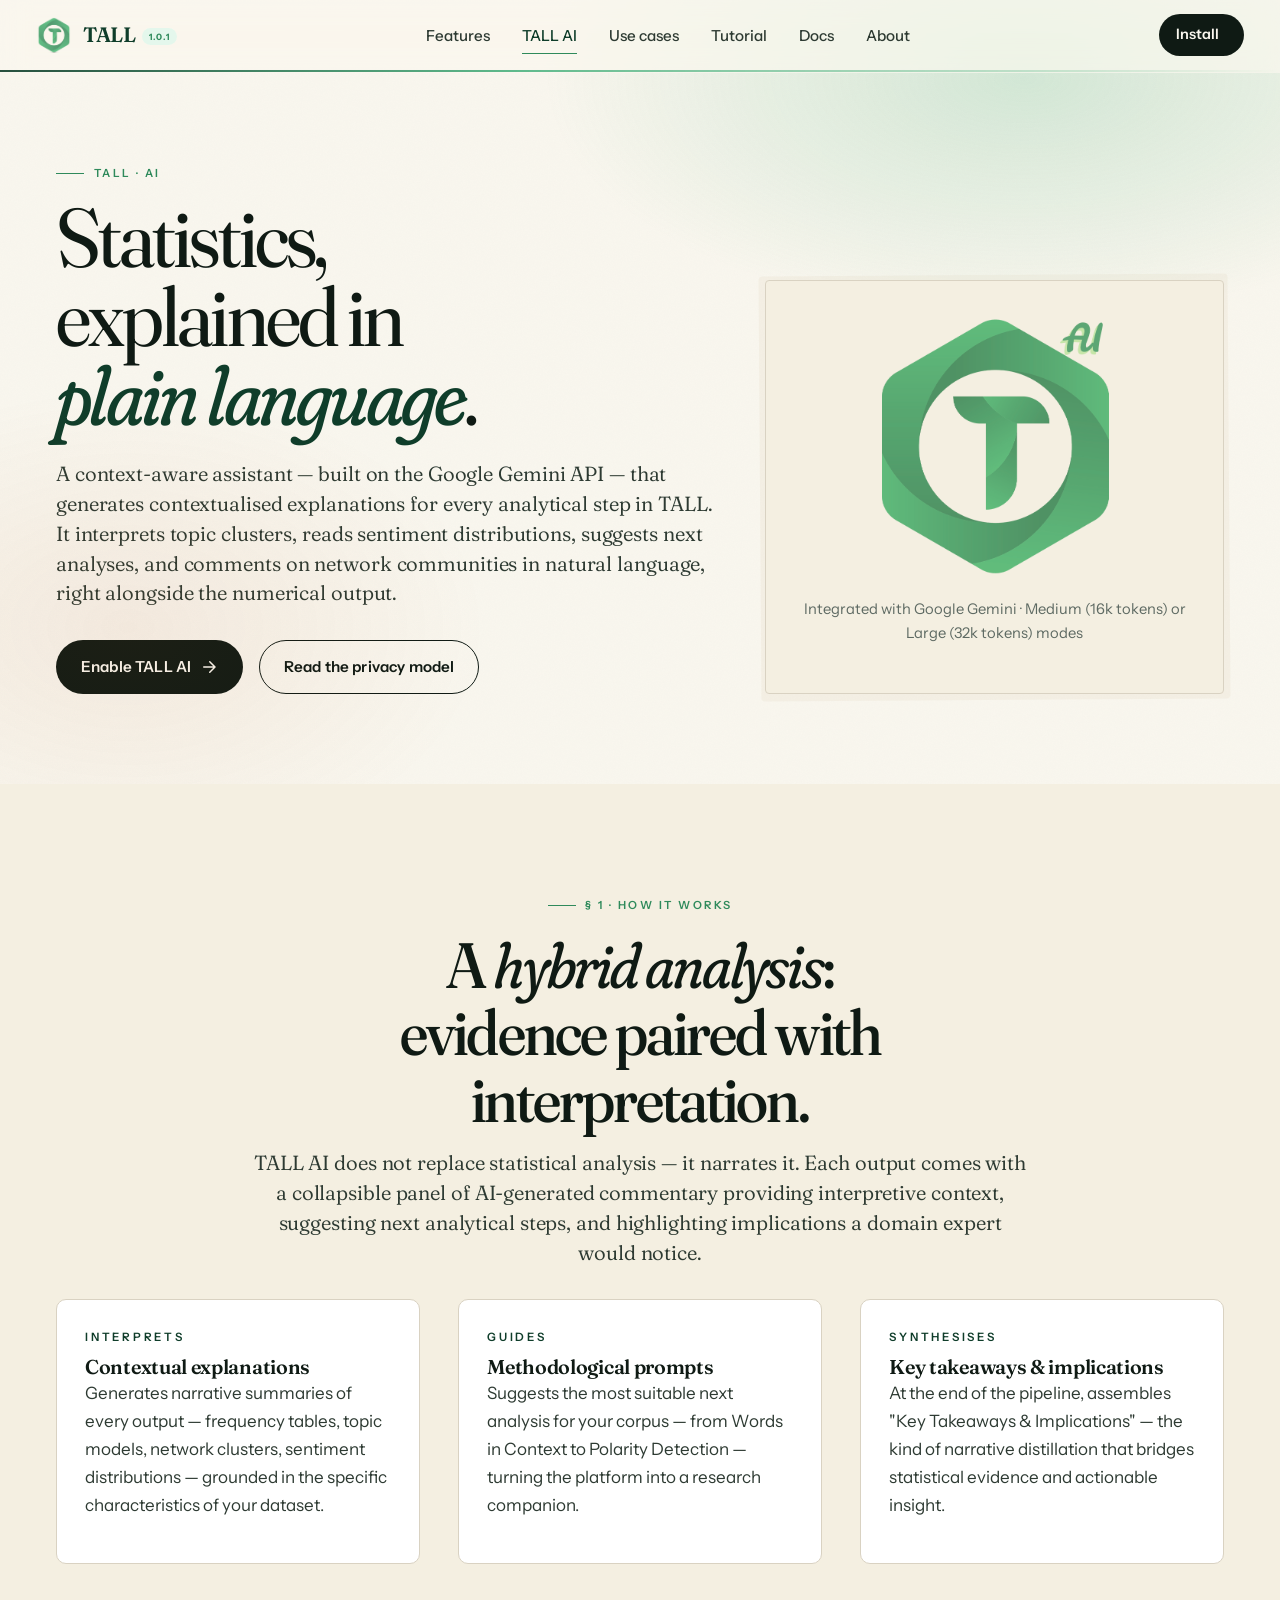
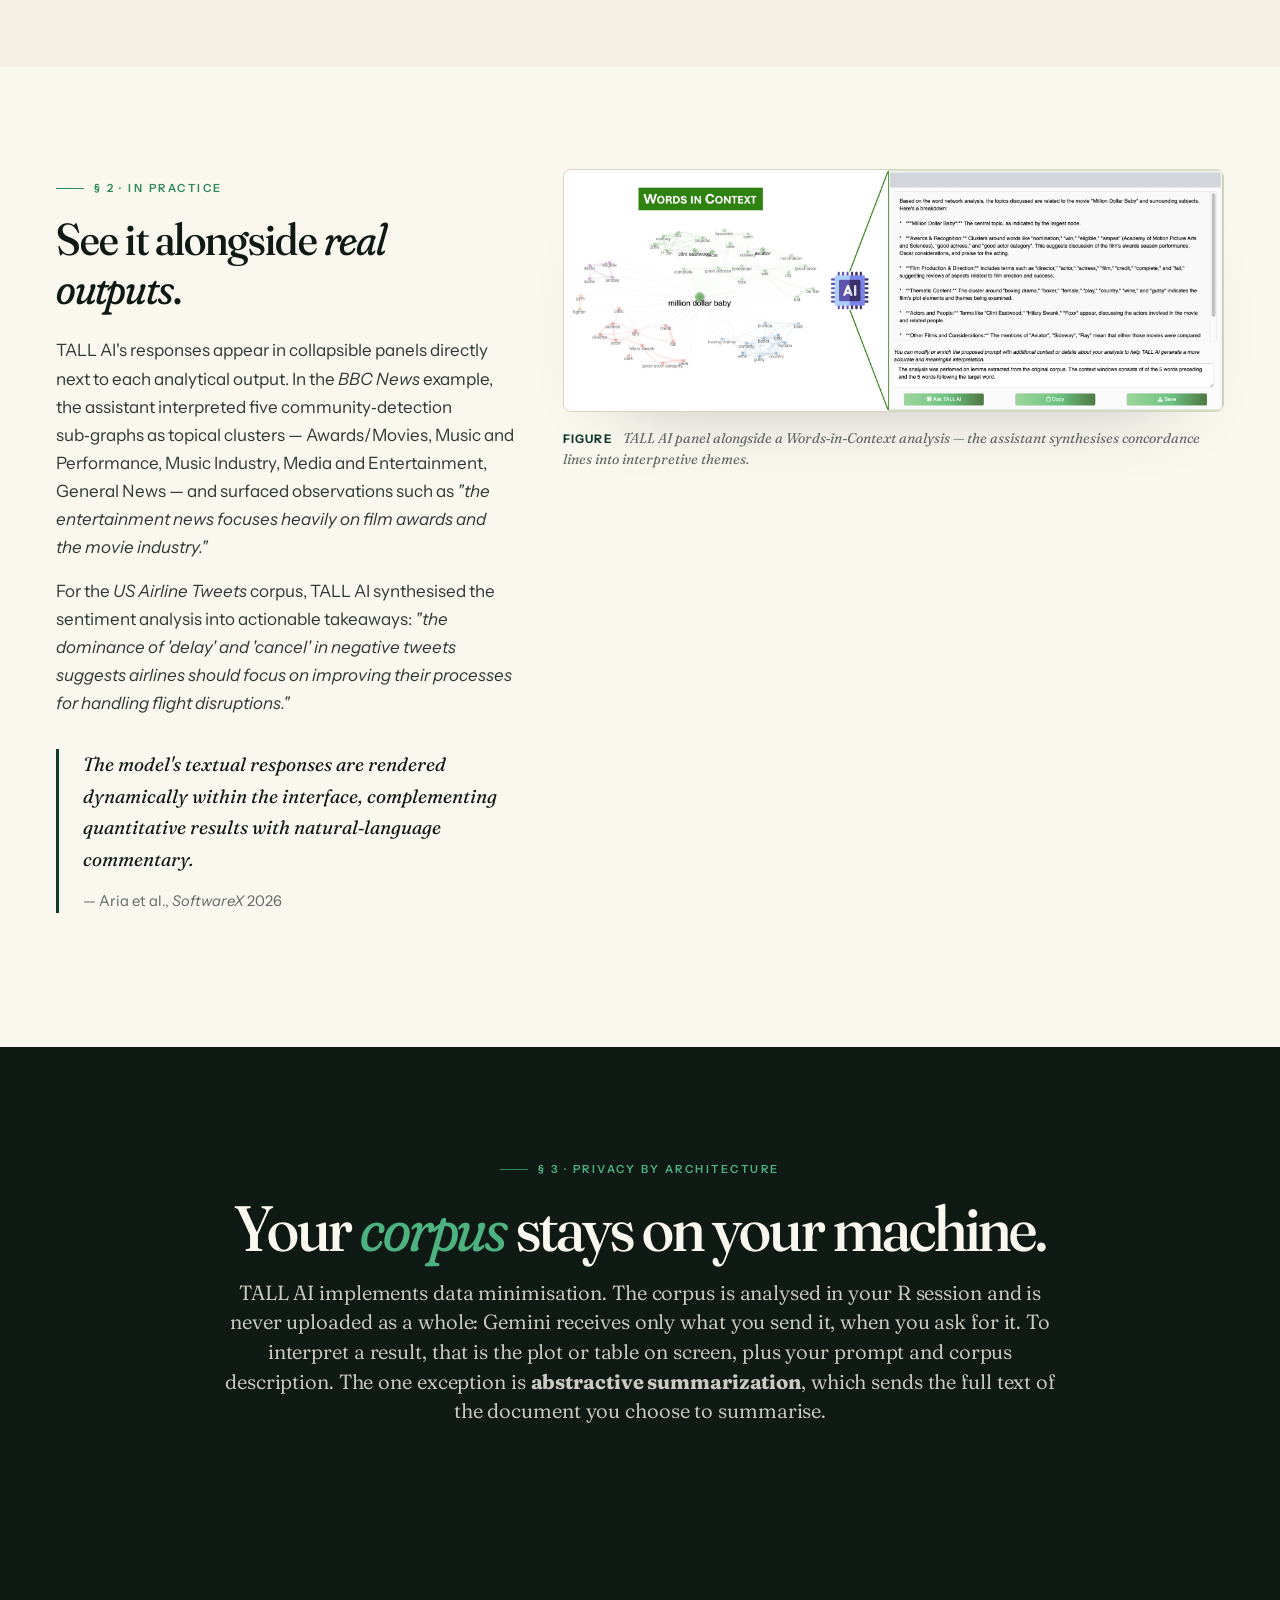
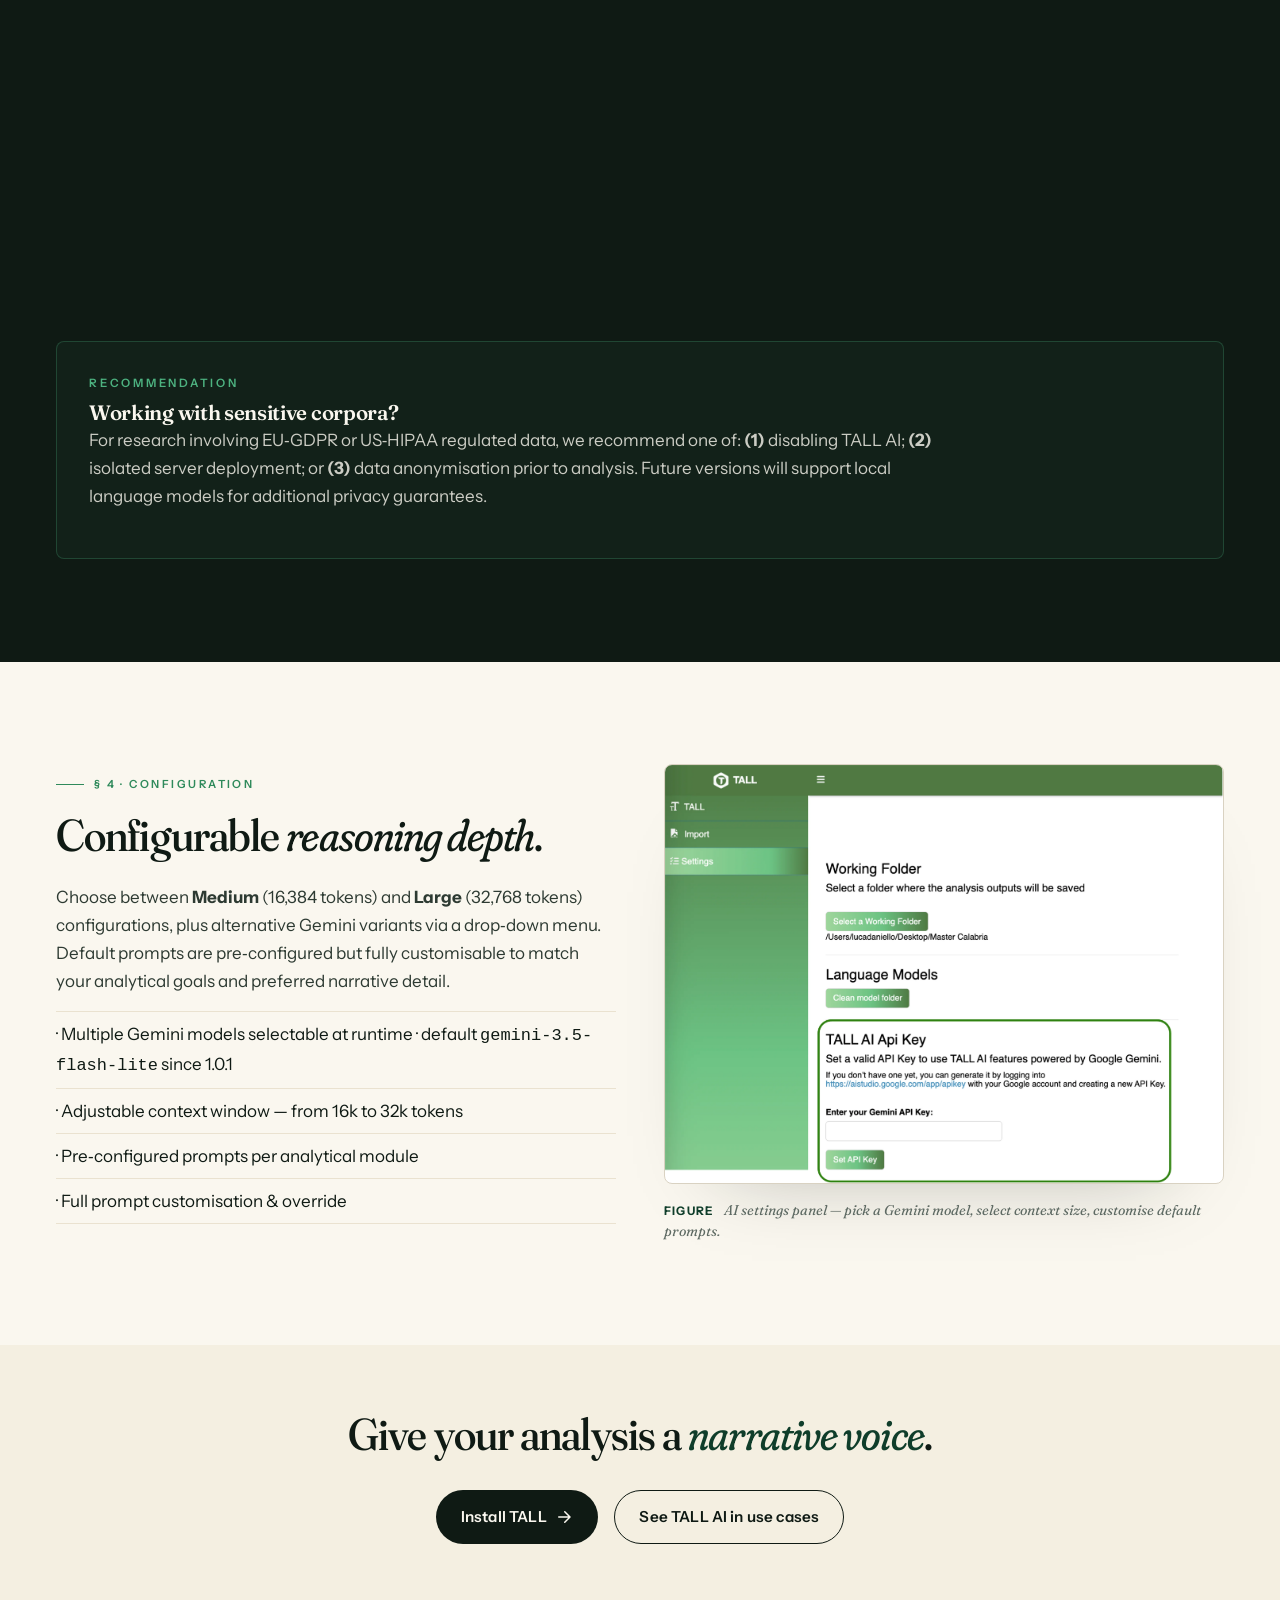
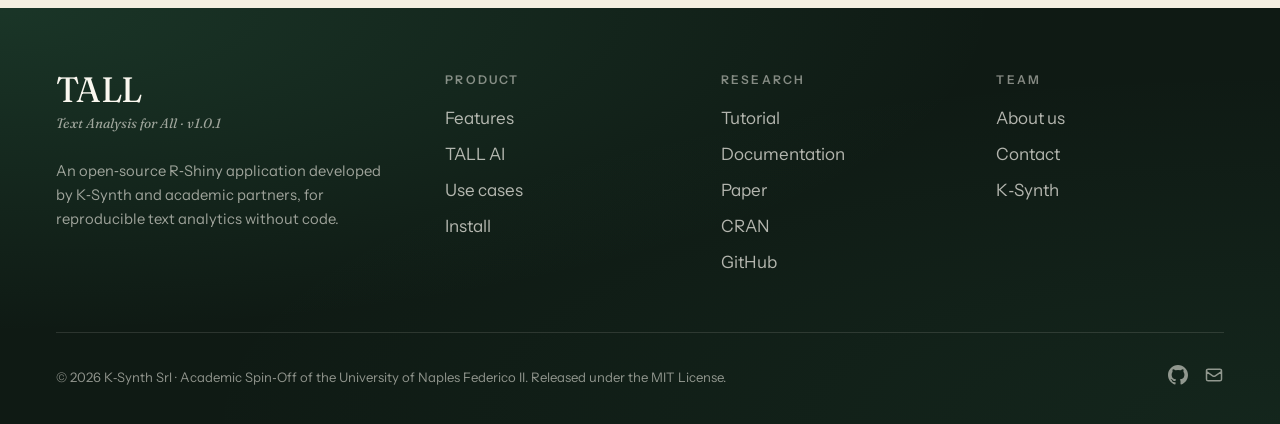
<file: tall-ai.html>
<!DOCTYPE html>
<html lang="en">
<head>
  <meta charset="UTF-8">
  <meta name="viewport" content="width=device-width, initial-scale=1.0">
  <title>TALL AI · Context‑aware interpretation for text analysis</title>
  <meta name="description" content="TALL AI — a privacy-preserving AI assistant integrated with Google Gemini that generates natural-language explanations of TALL's statistical outputs; your corpus is never uploaded as a whole, and only what you send to the AI leaves your machine.">
  <link rel="icon" type="image/png" href="./images/tall-logo.png">
  <link rel="preconnect" href="https://fonts.googleapis.com">
  <link rel="preconnect" href="https://fonts.gstatic.com" crossorigin>
  <link href="https://fonts.googleapis.com/css2?family=Fraunces:ital,opsz,wght,SOFT@0,9..144,300..700,0..100;1,9..144,300..700,0..100&family=Instrument+Sans:ital,wght@0,400..700;1,400..700&family=JetBrains+Mono:wght@400;500;600&display=swap" rel="stylesheet">
  <link rel="stylesheet" href="css/style.css">
</head>
<body>

<nav class="site-nav" aria-label="Primary">
  <div class="nav-inner">
    <a href="index.html" class="nav-brand">
      <img src="./images/tall-logo.png" alt="TALL logo">
      <span class="wordmark">TALL<sup>1.0.1</sup></span>
    </a>
    <div class="nav-links">
      <a href="features.html">Features</a>
      <a href="tall-ai.html">TALL AI</a>
      <a href="usecases.html">Use cases</a>
      <a href="tutorial.html">Tutorial</a>
      <a href="documentation.html">Docs</a>
      <a href="about.html">About</a>
    </div>
    <a href="download.html" class="nav-cta">Install
      <svg viewBox="0 0 24 24" fill="none" stroke="currentColor" stroke-width="2" stroke-linecap="round" stroke-linejoin="round"><path d="M5 12h14M13 5l7 7-7 7"/></svg>
    </a>
    <button class="nav-burger" aria-label="Open menu" aria-expanded="false">
      <svg width="20" height="20" viewBox="0 0 24 24" fill="none" stroke="currentColor" stroke-width="2" stroke-linecap="round"><path d="M4 7h16M4 12h16M4 17h16"/></svg>
    </button>
  </div>
  <div class="mobile-menu" style="display:none">
    <a href="features.html">Features</a>
    <a href="tall-ai.html">TALL AI</a>
    <a href="usecases.html">Use cases</a>
    <a href="tutorial.html">Tutorial</a>
    <a href="documentation.html">Documentation</a>
    <a href="download.html">Install</a>
    <a href="about.html">About</a>
  </div>
  <div class="nav-rule"></div>
</nav>

<!-- HERO -->
<section class="hero">
  <div class="container">
    <div class="grid grid-12" style="gap: 3rem; align-items: end;">
      <div style="grid-column: span 7;">
        <span class="kicker fade-in">TALL · AI</span>
        <h1 class="display-xl mt-4 fade-in">
          Statistics,<br>
          explained in
          <em class="italic-display" style="font-weight:400; color: var(--tall-deep)">plain&nbsp;language</em>.
        </h1>
        <p class="lede mt-6 fade-in fade-in-delay-1" style="max-width: 38em;">
          A context‑aware assistant — built on the Google Gemini API — that generates contextualised explanations for every analytical step in TALL. It interprets topic clusters, reads sentiment distributions, suggests next analyses, and comments on network communities in natural language, right alongside the numerical output.
        </p>
        <div class="flex gap-4 mt-8 fade-in fade-in-delay-2" style="flex-wrap: wrap;">
          <a href="download.html" class="btn btn-primary">
            Enable TALL AI
            <svg viewBox="0 0 24 24" fill="none" stroke="currentColor" stroke-width="2" stroke-linecap="round" stroke-linejoin="round"><path d="M5 12h14M13 5l7 7-7 7"/></svg>
          </a>
          <a href="#privacy" class="btn btn-ghost">Read the privacy model</a>
        </div>
      </div>
      <div style="grid-column: span 5;" class="fade-in fade-in-delay-3">
        <div class="card-paper" style="text-align: center;">
          <img src="./images/tall-ai.png" alt="TALL AI emblem" style="max-width: 240px; margin: 0 auto; display: block;">
          <p class="small muted mt-4">Integrated with Google Gemini · Medium (16k tokens) or Large (32k tokens) modes</p>
        </div>
      </div>
    </div>
  </div>
</section>

<!-- PRINCIPLES -->
<section style="background: var(--paper-warm);">
  <div class="container">
    <div class="text-center mb-12" style="max-width: 46em; margin: 0 auto;">
      <span class="kicker fade-in">§ 1 · How it works</span>
      <h2 class="display-lg mt-4 fade-in">
        A <em class="italic-display" style="font-weight:400">hybrid analysis</em>:<br>
        evidence paired with interpretation.
      </h2>
      <p class="lede mt-4 fade-in fade-in-delay-1">
        TALL AI does not replace statistical analysis — it narrates it. Each output comes with a collapsible panel of AI‑generated commentary providing interpretive context, suggesting next analytical steps, and highlighting implications a domain expert would notice.
      </p>
    </div>

    <div class="grid grid-3 mt-8">
      <div class="card fade-in">
        <div class="eyebrow" style="color: var(--tall-deep);">Interprets</div>
        <h3 class="mt-2" style="font-family: var(--font-display); font-size: 1.25rem; font-variation-settings: 'opsz' 30;">Contextual explanations</h3>
        <p class="mt-3">Generates narrative summaries of every output — frequency tables, topic models, network clusters, sentiment distributions — grounded in the specific characteristics of your dataset.</p>
      </div>
      <div class="card fade-in fade-in-delay-1">
        <div class="eyebrow" style="color: var(--tall-deep);">Guides</div>
        <h3 class="mt-2" style="font-family: var(--font-display); font-size: 1.25rem; font-variation-settings: 'opsz' 30;">Methodological prompts</h3>
        <p class="mt-3">Suggests the most suitable next analysis for your corpus — from Words in Context to Polarity Detection — turning the platform into a research companion.</p>
      </div>
      <div class="card fade-in fade-in-delay-2">
        <div class="eyebrow" style="color: var(--tall-deep);">Synthesises</div>
        <h3 class="mt-2" style="font-family: var(--font-display); font-size: 1.25rem; font-variation-settings: 'opsz' 30;">Key takeaways &amp; implications</h3>
        <p class="mt-3">At the end of the pipeline, assembles "Key Takeaways &amp; Implications" — the kind of narrative distillation that bridges statistical evidence and actionable insight.</p>
      </div>
    </div>
  </div>
</section>

<!-- IN CONTEXT EXAMPLE -->
<section>
  <div class="container">
    <div class="grid grid-12" style="gap: 3rem; align-items: start;">
      <div style="grid-column: span 5;" class="fade-in">
        <span class="kicker">§ 2 · In practice</span>
        <h2 class="display-md mt-4">
          See it alongside <em class="italic-display" style="font-weight:400">real outputs</em>.
        </h2>
        <p class="mt-6">
          TALL AI's responses appear in collapsible panels directly next to each analytical output. In the <em>BBC News</em> example, the assistant interpreted five community‑detection sub‑graphs as topical clusters — Awards/Movies, Music and Performance, Music Industry, Media and Entertainment, General News — and surfaced observations such as <em>"the entertainment news focuses heavily on film awards and the movie industry."</em>
        </p>
        <p>
          For the <em>US Airline Tweets</em> corpus, TALL AI synthesised the sentiment analysis into actionable takeaways: <em>"the dominance of 'delay' and 'cancel' in negative tweets suggests airlines should focus on improving their processes for handling flight disruptions."</em>
        </p>
        <blockquote style="margin: 2rem 0; padding-left: 1.5rem; border-left: 3px solid var(--tall-deep); font-family: var(--font-display); font-style: italic; font-size: 1.2rem; color: var(--ink); font-variation-settings: 'opsz' 30;">
          The model's textual responses are rendered dynamically within the interface, complementing quantitative results with natural‑language commentary.
          <footer class="small muted" style="font-style: normal; font-family: var(--font-body); margin-top: .8rem;">— Aria et al., <em>SoftwareX</em> 2026</footer>
        </blockquote>
      </div>

      <div style="grid-column: span 7;" class="fade-in fade-in-delay-1">
        <figure class="figure">
          <img src="./images/ai/tall-aiwic.webp" alt="TALL AI interpretation alongside Words in Context">
          <figcaption class="figcaption">
            <strong>Figure</strong> TALL AI panel alongside a Words‑in‑Context analysis — the assistant synthesises concordance lines into interpretive themes.
          </figcaption>
        </figure>
      </div>
    </div>
  </div>
</section>

<!-- PRIVACY MODEL -->
<section id="privacy" style="background: var(--ink); color: var(--paper);">
  <div class="container">
    <div class="text-center mb-12" style="max-width: 50em; margin: 0 auto;">
      <span class="kicker" style="color: var(--tall);">§ 3 · Privacy by architecture</span>
      <h2 class="display-lg mt-4" style="color: var(--paper);">
        Your <em class="italic-display" style="font-weight:400; color: var(--tall)">corpus</em> stays on your machine.
      </h2>
      <p class="lede mt-4" style="color: rgba(250,247,239,.8);">
        TALL AI implements data minimisation. The corpus is analysed in your R session and is never uploaded as a whole: Gemini receives only what you send it, when you ask for it. To interpret a result, that is the plot or table on screen, plus your prompt and corpus description. The one exception is <strong>abstractive summarization</strong>, which sends the full text of the document you choose to summarise.
      </p>
    </div>

    <div class="grid grid-3 mt-8">
      <div style="padding: 2rem; background: rgba(250,247,239,.04); border: 1px solid rgba(77,178,128,.25); border-radius: 8px;" class="fade-in">
        <div style="display:inline-flex; width:44px; height:44px; align-items:center; justify-content:center; background: var(--tall-deep); border-radius: 50%; margin-bottom: 1rem;">
          <svg width="22" height="22" viewBox="0 0 24 24" fill="none" stroke="var(--tall)" stroke-width="1.8" stroke-linecap="round" stroke-linejoin="round"><path d="M12 22s8-4 8-10V5l-8-3-8 3v7c0 6 8 10 8 10z"/></svg>
        </div>
        <h3 style="color: var(--paper); font-size: 1.3rem; font-family: var(--font-display); font-variation-settings: 'opsz' 30;">Data minimisation</h3>
        <p class="mt-3" style="color: rgba(250,247,239,.75);">For interpretation, Gemini receives the rendered output (counts, topic labels, cluster structures, the words shown in a plot) and never the underlying documents. Abstractive summarization is the only feature that sends a document’s text, one document at a time and only on request.</p>
      </div>
      <div style="padding: 2rem; background: rgba(250,247,239,.04); border: 1px solid rgba(77,178,128,.25); border-radius: 8px;" class="fade-in fade-in-delay-1">
        <div style="display:inline-flex; width:44px; height:44px; align-items:center; justify-content:center; background: var(--tall-deep); border-radius: 50%; margin-bottom: 1rem;">
          <svg width="22" height="22" viewBox="0 0 24 24" fill="none" stroke="var(--tall)" stroke-width="1.8" stroke-linecap="round" stroke-linejoin="round"><circle cx="12" cy="12" r="10"/><path d="M4.93 4.93l14.14 14.14"/></svg>
        </div>
        <h3 style="color: var(--paper); font-size: 1.3rem; font-family: var(--font-display); font-variation-settings: 'opsz' 30;">Fully opt‑out</h3>
        <p class="mt-3" style="color: rgba(250,247,239,.75);">The AI assistant can be disabled entirely in the settings — all other functionality remains fully operational. No external calls, no connectivity required.</p>
      </div>
      <div style="padding: 2rem; background: rgba(250,247,239,.04); border: 1px solid rgba(77,178,128,.25); border-radius: 8px;" class="fade-in fade-in-delay-2">
        <div style="display:inline-flex; width:44px; height:44px; align-items:center; justify-content:center; background: var(--tall-deep); border-radius: 50%; margin-bottom: 1rem;">
          <svg width="22" height="22" viewBox="0 0 24 24" fill="none" stroke="var(--tall)" stroke-width="1.8" stroke-linecap="round" stroke-linejoin="round"><rect x="3" y="4" width="18" height="16" rx="2"/><path d="M8 2v4M16 2v4M3 10h18"/></svg>
        </div>
        <h3 style="color: var(--paper); font-size: 1.3rem; font-family: var(--font-display); font-variation-settings: 'opsz' 30;">Institutional deployment</h3>
        <p class="mt-3" style="color: rgba(250,247,239,.75);">For regulated data (GDPR, HIPAA), TALL can be deployed on private servers with restricted API access — or without external connectivity at all.</p>
      </div>
    </div>

    <div style="margin-top: 4rem; padding: 2rem; border-radius: 8px; border: 1px solid rgba(77,178,128,.25); background: rgba(77,178,128,.05);" class="fade-in">
      <div class="eyebrow" style="color: var(--tall);">Recommendation</div>
      <h3 class="mt-2" style="color: var(--paper); font-size: 1.3rem; font-family: var(--font-display); font-variation-settings: 'opsz' 30;">Working with sensitive corpora?</h3>
      <p class="mt-3" style="color: rgba(250,247,239,.8); max-width: 50em;">
        For research involving EU‑GDPR or US‑HIPAA regulated data, we recommend one of: <strong>(1)</strong> disabling TALL AI; <strong>(2)</strong> isolated server deployment; or <strong>(3)</strong> data anonymisation prior to analysis. Future versions will support local language models for additional privacy guarantees.
      </p>
    </div>
  </div>
</section>

<!-- CONFIGURATION -->
<section>
  <div class="container">
    <div class="grid grid-12" style="gap: 3rem; align-items: center;">
      <div style="grid-column: span 6; order: 2;" class="fade-in">
        <figure class="figure">
          <img src="./images/ai/tall-settings.webp" alt="TALL AI settings interface">
          <figcaption class="figcaption">
            <strong>Figure</strong> AI settings panel — pick a Gemini model, select context size, customise default prompts.
          </figcaption>
        </figure>
      </div>
      <div style="grid-column: span 6; order: 1;" class="fade-in fade-in-delay-1">
        <span class="kicker">§ 4 · Configuration</span>
        <h2 class="display-md mt-4">
          Configurable <em class="italic-display" style="font-weight:400">reasoning depth</em>.
        </h2>
        <p class="mt-6">
          Choose between <strong>Medium</strong> (16,384 tokens) and <strong>Large</strong> (32,768 tokens) configurations, plus alternative Gemini variants via a drop‑down menu. Default prompts are pre‑configured but fully customisable to match your analytical goals and preferred narrative detail.
        </p>
        <ul class="mt-4" style="list-style:none; padding:0;">
          <li style="padding:.5rem 0; border-top:1px solid var(--rule-soft);">· Multiple Gemini models selectable at runtime · default <code>gemini-3.5-flash-lite</code> since 1.0.1</li>
          <li style="padding:.5rem 0; border-top:1px solid var(--rule-soft);">· Adjustable context window — from 16k to 32k tokens</li>
          <li style="padding:.5rem 0; border-top:1px solid var(--rule-soft);">· Pre‑configured prompts per analytical module</li>
          <li style="padding:.5rem 0; border-top:1px solid var(--rule-soft); border-bottom:1px solid var(--rule-soft);">· Full prompt customisation &amp; override</li>
        </ul>
      </div>
    </div>
  </div>
</section>

<!-- CTA -->
<section class="section-tight" style="background: var(--paper-warm);">
  <div class="container text-center">
    <h2 class="display-md fade-in">
      Give your analysis a <em class="italic-display" style="font-weight:400; color: var(--tall-deep)">narrative voice</em>.
    </h2>
    <div class="flex gap-4 justify-center mt-8 fade-in fade-in-delay-1" style="flex-wrap: wrap;">
      <a href="download.html" class="btn btn-primary">
        Install TALL
        <svg viewBox="0 0 24 24" fill="none" stroke="currentColor" stroke-width="2" stroke-linecap="round" stroke-linejoin="round"><path d="M5 12h14M13 5l7 7-7 7"/></svg>
      </a>
      <a href="usecases.html" class="btn btn-ghost">See TALL AI in use cases</a>
    </div>
  </div>
</section>

<footer class="site-footer">
  <div class="container">
    <div class="footer-grid">
      <div class="footer-brand">
        <div class="footer-title">TALL</div>
        <span class="footer-sub">Text Analysis for All · v1.0.1</span>
        <p class="mt-6" style="color: rgba(250,247,239,.6); max-width: 28em; font-size: .92rem;">An open‑source R‑Shiny application developed by K‑Synth and academic partners, for reproducible text analytics without code.</p>
      </div>
      <div><h4>Product</h4><ul>
        <li><a href="features.html">Features</a></li>
        <li><a href="tall-ai.html">TALL AI</a></li>
        <li><a href="usecases.html">Use cases</a></li>
        <li><a href="download.html">Install</a></li>
      </ul></div>
      <div><h4>Research</h4><ul>
        <li><a href="tutorial.html">Tutorial</a></li>
          <li><a href="documentation.html">Documentation</a></li>
        <li><a href="index.html#paper">Paper</a></li>
        <li><a href="https://cran.r-project.org/package=tall" target="_blank" rel="noopener">CRAN</a></li>
        <li><a href="https://github.com/massimoaria/tall" target="_blank" rel="noopener">GitHub</a></li>
      </ul></div>
      <div><h4>Team</h4><ul>
        <li><a href="about.html">About us</a></li>
        <li><a href="mailto:aria@unina.it">Contact</a></li>
        <li><a href="https://www.k-synth.com" target="_blank" rel="noopener">K‑Synth</a></li>
      </ul></div>
    </div>
    <div class="footer-meta">
      <div>© 2026 K‑Synth Srl · Academic Spin‑Off of the University of Naples Federico&nbsp;II. Released under the MIT License.</div>
      <div class="flex gap-4">
        <a href="https://github.com/massimoaria/tall" target="_blank" rel="noopener" aria-label="GitHub">
          <svg width="20" height="20" viewBox="0 0 24 24" fill="currentColor"><path d="M12 0C5.37 0 0 5.37 0 12c0 5.3 3.44 9.8 8.21 11.4.6.1.82-.26.82-.58v-2.17c-3.34.73-4.04-1.42-4.04-1.42-.55-1.39-1.33-1.76-1.33-1.76-1.09-.75.08-.73.08-.73 1.2.08 1.84 1.24 1.84 1.24 1.07 1.83 2.81 1.3 3.5 1 .11-.78.42-1.3.76-1.6-2.66-.3-5.47-1.33-5.47-5.93 0-1.31.47-2.38 1.24-3.22-.13-.3-.54-1.52.12-3.17 0 0 1.01-.32 3.3 1.23a11.5 11.5 0 016 0c2.29-1.55 3.3-1.23 3.3-1.23.66 1.65.25 2.87.12 3.17.77.84 1.24 1.91 1.24 3.22 0 4.61-2.81 5.62-5.48 5.92.43.37.82 1.1.82 2.22v3.29c0 .32.22.7.83.58C20.56 21.8 24 17.3 24 12 24 5.37 18.63 0 12 0z"/></svg>
        </a>
        <a href="mailto:aria@unina.it" aria-label="Email">
          <svg width="20" height="20" viewBox="0 0 24 24" fill="none" stroke="currentColor" stroke-width="1.8" stroke-linecap="round" stroke-linejoin="round"><path d="M3 8l7.89 5.26a2 2 0 002.22 0L21 8M5 19h14a2 2 0 002-2V7a2 2 0 00-2-2H5a2 2 0 00-2 2v10a2 2 0 002 2z"/></svg>
        </a>
      </div>
    </div>
  </div>
</footer>

<script src="js/main.js"></script>
</body>
</html>
</file>
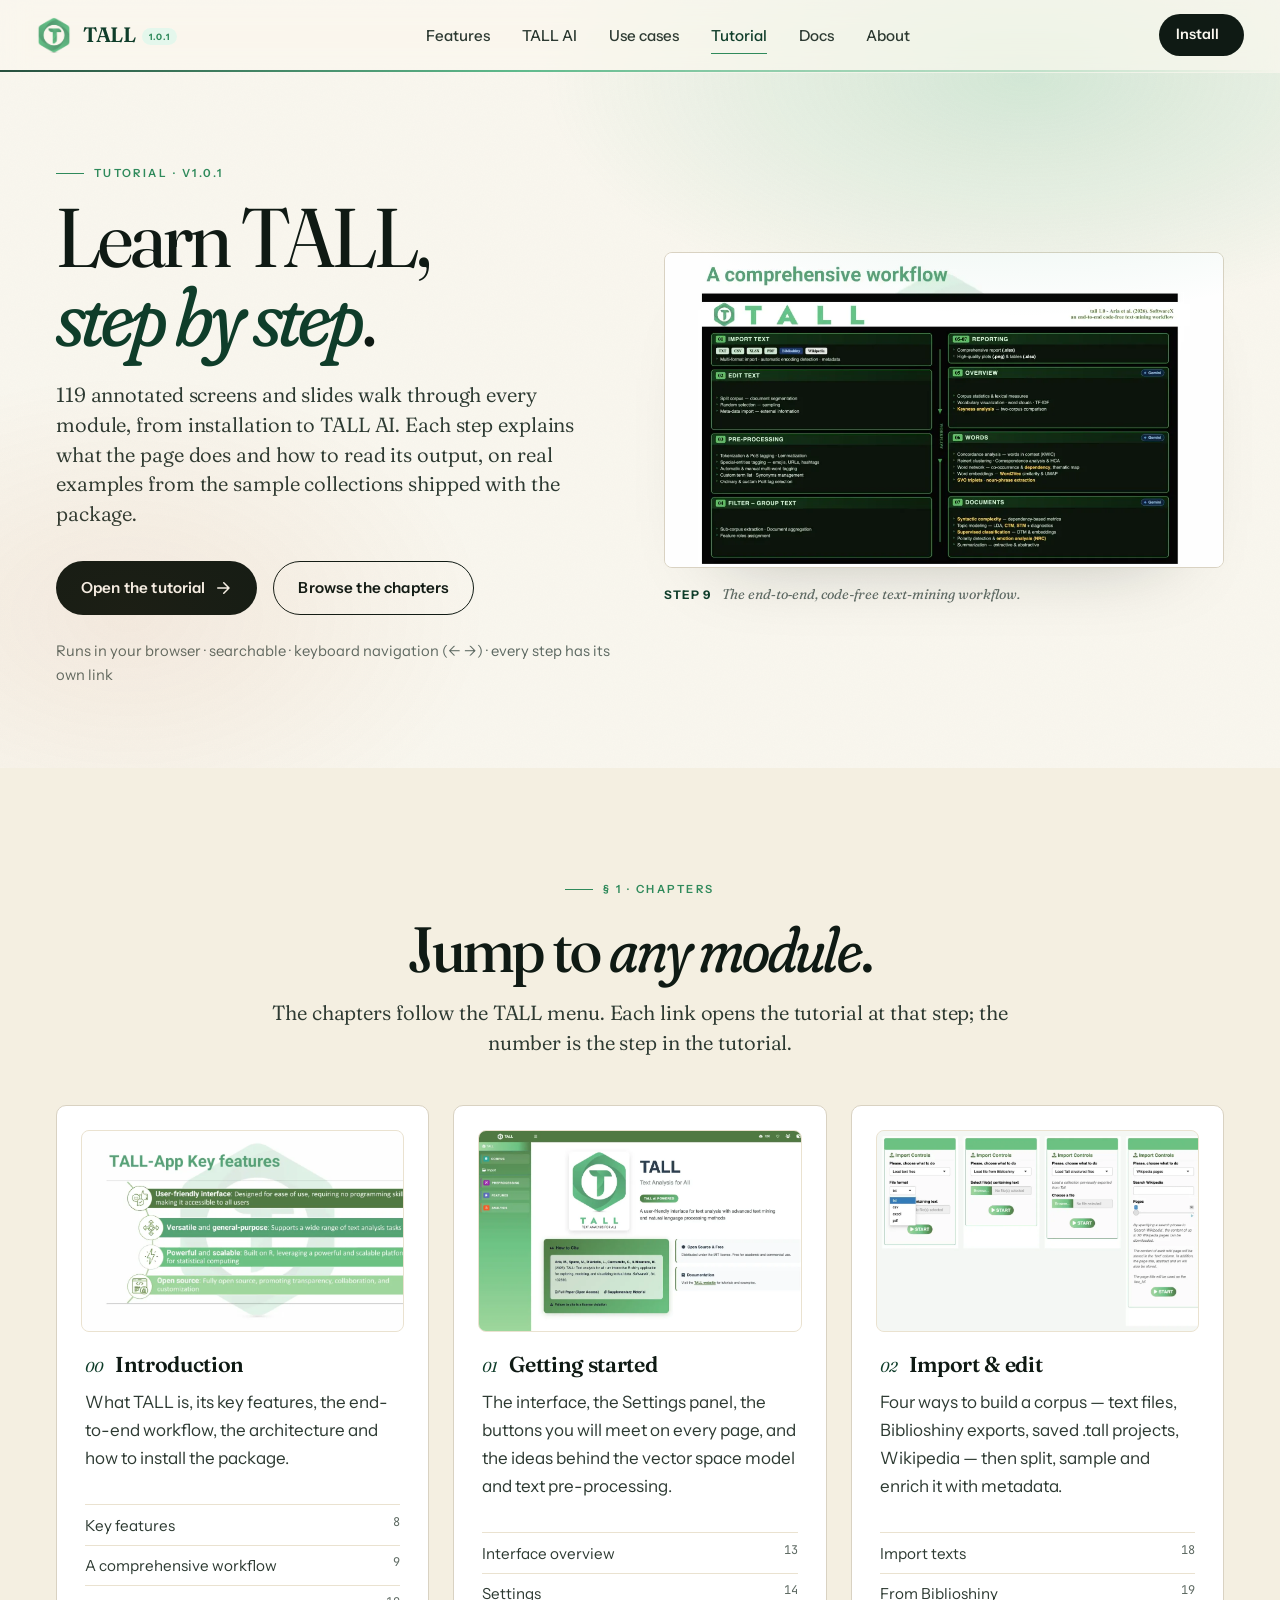
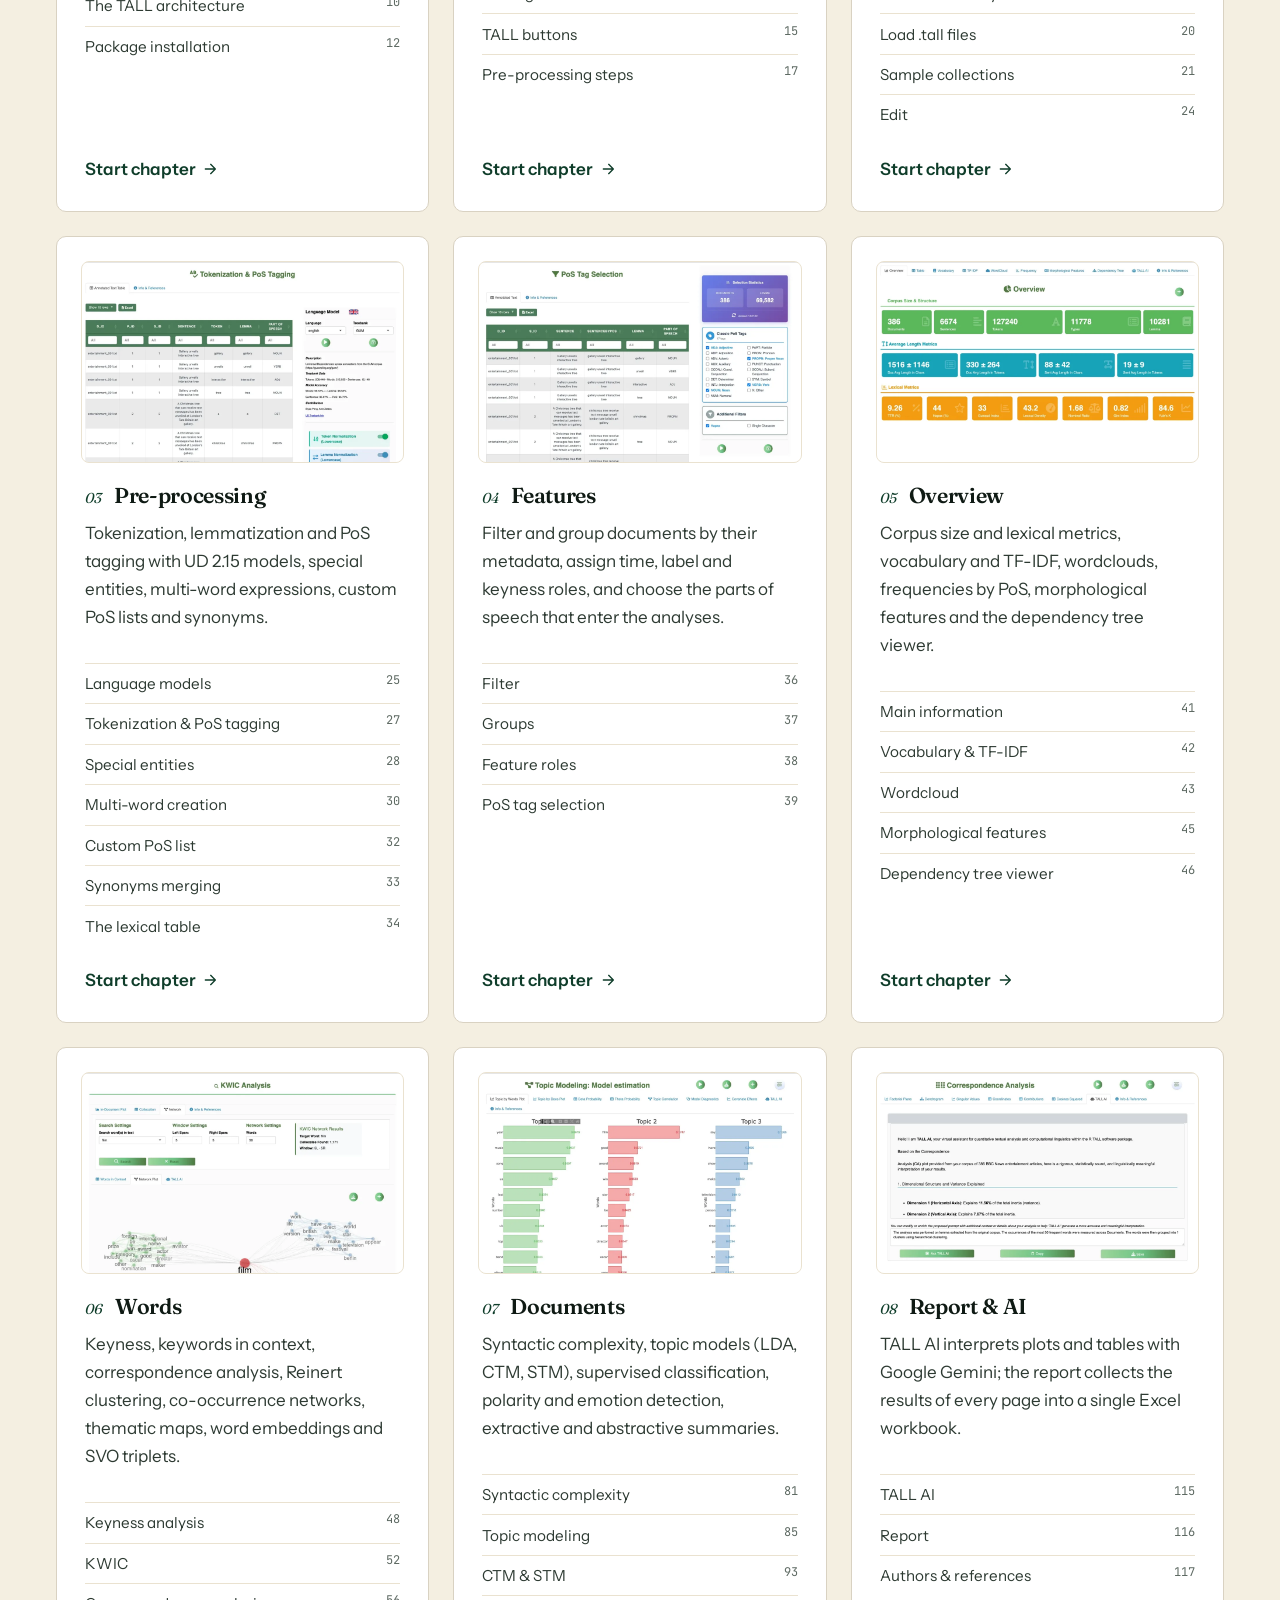
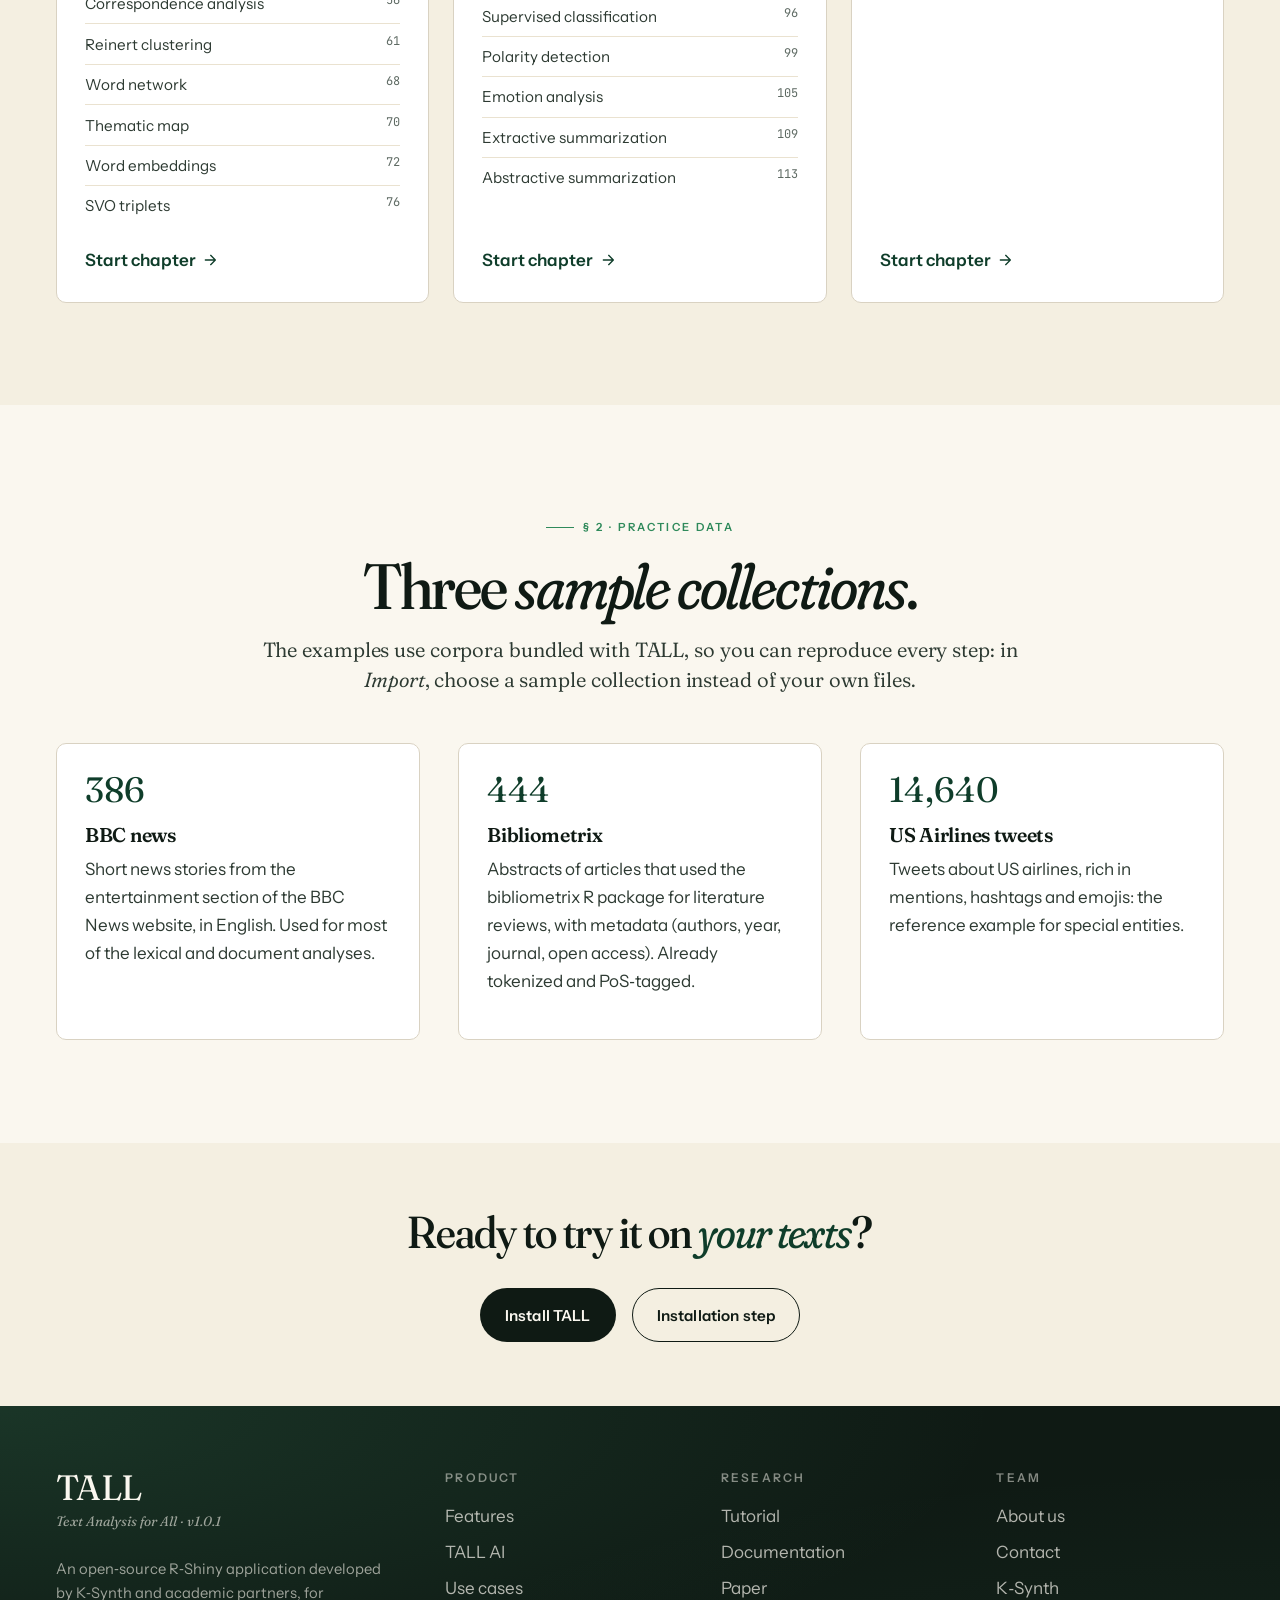
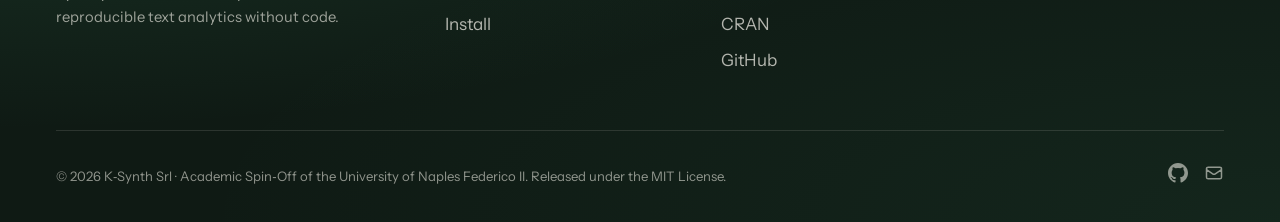
<file: tutorial.html>
<!DOCTYPE html>
<html lang="en">
<head>
  <meta charset="UTF-8">
  <meta name="viewport" content="width=device-width, initial-scale=1.0">
  <title>Tutorial · TALL — step-by-step guide to every module</title>
  <meta name="description" content="The interactive TALL tutorial: 119 annotated steps covering installation, import, pre-processing and every analysis method, with worked examples on the BBC news, Bibliometrix and US Airlines sample collections.">
  <link rel="icon" type="image/png" href="./images/tall-logo.png">
  <link rel="preconnect" href="https://fonts.googleapis.com">
  <link rel="preconnect" href="https://fonts.gstatic.com" crossorigin>
  <link href="https://fonts.googleapis.com/css2?family=Fraunces:ital,opsz,wght,SOFT@0,9..144,300..700,0..100;1,9..144,300..700,0..100&family=Instrument+Sans:ital,wght@0,400..700;1,400..700&family=JetBrains+Mono:wght@400;500;600&display=swap" rel="stylesheet">
  <link rel="stylesheet" href="css/style.css">
</head>
<body>

<nav class="site-nav" aria-label="Primary">
  <div class="nav-inner">
    <a href="index.html" class="nav-brand">
      <img src="./images/tall-logo.png" alt="TALL logo">
      <span class="wordmark">TALL<sup>1.0.1</sup></span>
    </a>
    <div class="nav-links">
      <a href="features.html">Features</a>
      <a href="tall-ai.html">TALL AI</a>
      <a href="usecases.html">Use cases</a>
      <a href="tutorial.html">Tutorial</a>
      <a href="documentation.html">Docs</a>
      <a href="about.html">About</a>
    </div>
    <a href="download.html" class="nav-cta">Install
      <svg viewBox="0 0 24 24" fill="none" stroke="currentColor" stroke-width="2" stroke-linecap="round" stroke-linejoin="round"><path d="M5 12h14M13 5l7 7-7 7"/></svg>
    </a>
    <button class="nav-burger" aria-label="Open menu" aria-expanded="false">
      <svg width="20" height="20" viewBox="0 0 24 24" fill="none" stroke="currentColor" stroke-width="2" stroke-linecap="round"><path d="M4 7h16M4 12h16M4 17h16"/></svg>
    </button>
  </div>
  <div class="mobile-menu" style="display:none">
    <a href="features.html">Features</a>
    <a href="tall-ai.html">TALL AI</a>
    <a href="usecases.html">Use cases</a>
    <a href="tutorial.html">Tutorial</a>
    <a href="documentation.html">Documentation</a>
    <a href="download.html">Install</a>
    <a href="about.html">About</a>
  </div>
  <div class="nav-rule"></div>
</nav>

<style>
.tut-grid { display:grid; grid-template-columns: repeat(auto-fill, minmax(min(100%, 320px), 1fr)); gap: 1.5rem; }
.tut-card { display:flex; flex-direction:column; }
.tut-thumb { display:block; margin: -0.25rem -0.25rem 1.25rem; border-radius: 8px; overflow:hidden; border:1px solid var(--rule-soft); aspect-ratio: 16/10; background: var(--paper-warm); }
.tut-thumb img { width:100%; height:100%; object-fit:cover; object-position: top left; display:block; transition: transform .4s ease; }
.tut-thumb:hover img { transform: scale(1.03); }
.tut-head { display:flex; align-items:baseline; gap:.75rem; }
.tut-head .module-num { font-size: .9rem; }
.tut-head h3 { font-family: var(--font-display); font-size: 1.35rem; font-variation-settings:'opsz' 30; margin:0; }
.tut-links { list-style:none; padding:0; margin: 1rem 0 0; }
.tut-links li a { display:flex; justify-content:space-between; gap:1rem; padding:.45rem 0; border-top:1px solid var(--rule-soft); color: var(--ink-soft); text-decoration:none; font-size:.95rem; }
.tut-links li a:hover { color: var(--tall-deep); }
.tut-n { font-family: var(--font-mono); font-size:.75rem; color: var(--ink-muted); }
.tut-start { margin-top:auto; padding-top: 1.25rem; display:inline-flex; align-items:center; gap:.4rem; color: var(--tall-deep); font-weight:600; text-decoration:none; }
.tut-start svg { width:16px; height:16px; }
.ds-num { font-family: var(--font-display); font-size: 2.2rem; color: var(--tall-deep); line-height:1; }
</style>

<!-- HERO -->
<section class="hero" style="padding-bottom: clamp(3rem, 5vw, 4rem);">
  <div class="container">
    <div class="grid grid-12" style="gap: 3rem; align-items: center;">
      <div style="grid-column: span 6;">
        <span class="kicker fade-in">Tutorial · v1.0.1</span>
        <h1 class="display-xl mt-4 fade-in">
          Learn TALL,<br><em class="italic-display" style="font-weight:400; color:var(--tall-deep)">step by step</em>.
        </h1>
        <p class="lede mt-6 fade-in fade-in-delay-1">
          119 annotated screens and slides walk through every module, from installation to TALL AI. Each step explains what the page does and how to read its output, on real examples from the sample collections shipped with the package.
        </p>
        <div class="flex gap-4 mt-8 fade-in fade-in-delay-2" style="flex-wrap: wrap;">
          <a href="tutorial/" class="btn btn-primary">Open the tutorial <svg viewBox="0 0 24 24" fill="none" stroke="currentColor" stroke-width="2" stroke-linecap="round" stroke-linejoin="round"><path d="M5 12h14M13 5l7 7-7 7"/></svg></a>
          <a href="#chapters" class="btn btn-ghost">Browse the chapters</a>
        </div>
        <p class="small muted mt-6 fade-in fade-in-delay-2">Runs in your browser · searchable · keyboard navigation (← →) · every step has its own link</p>
      </div>
      <div style="grid-column: span 6;" class="fade-in fade-in-delay-1">
        <figure class="figure">
          <img src="./images/tutorial/slide-008.webp" alt="The TALL end-to-end workflow, from the tutorial">
          <figcaption class="figcaption"><strong>Step 9</strong> The end‑to‑end, code‑free text‑mining workflow.</figcaption>
        </figure>
      </div>
    </div>
  </div>
</section>

<!-- CHAPTERS -->
<section id="chapters" style="background: var(--paper-warm);">
  <div class="container">
    <div class="text-center mb-12" style="max-width: 46em; margin-left:auto; margin-right:auto;">
      <span class="kicker fade-in" style="margin: 0 auto;">§ 1 · Chapters</span>
      <h2 class="display-lg mt-4 fade-in">Jump to <em class="italic-display" style="font-weight:400">any module</em>.</h2>
      <p class="lede mt-4 fade-in fade-in-delay-1">The chapters follow the TALL menu. Each link opens the tutorial at that step; the number is the step in the tutorial.</p>
    </div>
    <div class="tut-grid">
      <article class="card tut-card fade-in">
        <a href="tutorial/#/8" class="tut-thumb"><img src="./images/tutorial/slide-007.webp" alt="TALL key features — tutorial slide" loading="lazy"></a>
        <div class="tut-head"><span class="module-num">00</span><h3>Introduction</h3></div>
        <p class="mt-2">What TALL is, its key features, the end-to-end workflow, the architecture and how to install the package.</p>
        <ul class="tut-links"><li><a href="tutorial/#/8"><span>Key features</span><span class="tut-n">8</span></a></li><li><a href="tutorial/#/9"><span>A comprehensive workflow</span><span class="tut-n">9</span></a></li><li><a href="tutorial/#/10"><span>The TALL architecture</span><span class="tut-n">10</span></a></li><li><a href="tutorial/#/12"><span>Package installation</span><span class="tut-n">12</span></a></li></ul>
        <a href="tutorial/#/1" class="tut-start">Start chapter <svg viewBox="0 0 24 24" fill="none" stroke="currentColor" stroke-width="2" stroke-linecap="round" stroke-linejoin="round"><path d="M5 12h14M13 5l7 7-7 7"/></svg></a>
      </article>
      <article class="card tut-card fade-in fade-in-delay-1">
        <a href="tutorial/#/13" class="tut-thumb"><img src="./images/tutorial/slide-012.webp" alt="Getting started — TALL tutorial screen" loading="lazy"></a>
        <div class="tut-head"><span class="module-num">01</span><h3>Getting started</h3></div>
        <p class="mt-2">The interface, the Settings panel, the buttons you will meet on every page, and the ideas behind the vector space model and text pre-processing.</p>
        <ul class="tut-links"><li><a href="tutorial/#/13"><span>Interface overview</span><span class="tut-n">13</span></a></li><li><a href="tutorial/#/14"><span>Settings</span><span class="tut-n">14</span></a></li><li><a href="tutorial/#/15"><span>TALL buttons</span><span class="tut-n">15</span></a></li><li><a href="tutorial/#/17"><span>Pre-processing steps</span><span class="tut-n">17</span></a></li></ul>
        <a href="tutorial/#/13" class="tut-start">Start chapter <svg viewBox="0 0 24 24" fill="none" stroke="currentColor" stroke-width="2" stroke-linecap="round" stroke-linejoin="round"><path d="M5 12h14M13 5l7 7-7 7"/></svg></a>
      </article>
      <article class="card tut-card fade-in fade-in-delay-2">
        <a href="tutorial/#/18" class="tut-thumb"><img src="./images/tutorial/slide-017.webp" alt="Import &amp; edit — TALL tutorial screen" loading="lazy"></a>
        <div class="tut-head"><span class="module-num">02</span><h3>Import &amp; edit</h3></div>
        <p class="mt-2">Four ways to build a corpus — text files, Biblioshiny exports, saved .tall projects, Wikipedia — then split, sample and enrich it with metadata.</p>
        <ul class="tut-links"><li><a href="tutorial/#/18"><span>Import texts</span><span class="tut-n">18</span></a></li><li><a href="tutorial/#/19"><span>From Biblioshiny</span><span class="tut-n">19</span></a></li><li><a href="tutorial/#/20"><span>Load .tall files</span><span class="tut-n">20</span></a></li><li><a href="tutorial/#/21"><span>Sample collections</span><span class="tut-n">21</span></a></li><li><a href="tutorial/#/24"><span>Edit</span><span class="tut-n">24</span></a></li></ul>
        <a href="tutorial/#/18" class="tut-start">Start chapter <svg viewBox="0 0 24 24" fill="none" stroke="currentColor" stroke-width="2" stroke-linecap="round" stroke-linejoin="round"><path d="M5 12h14M13 5l7 7-7 7"/></svg></a>
      </article>
      <article class="card tut-card fade-in">
        <a href="tutorial/#/25" class="tut-thumb"><img src="./images/tutorial/slide-026.webp" alt="Pre-processing — TALL tutorial screen" loading="lazy"></a>
        <div class="tut-head"><span class="module-num">03</span><h3>Pre-processing</h3></div>
        <p class="mt-2">Tokenization, lemmatization and PoS tagging with UD 2.15 models, special entities, multi-word expressions, custom PoS lists and synonyms.</p>
        <ul class="tut-links"><li><a href="tutorial/#/25"><span>Language models</span><span class="tut-n">25</span></a></li><li><a href="tutorial/#/27"><span>Tokenization &amp; PoS tagging</span><span class="tut-n">27</span></a></li><li><a href="tutorial/#/28"><span>Special entities</span><span class="tut-n">28</span></a></li><li><a href="tutorial/#/30"><span>Multi-word creation</span><span class="tut-n">30</span></a></li><li><a href="tutorial/#/32"><span>Custom PoS list</span><span class="tut-n">32</span></a></li><li><a href="tutorial/#/33"><span>Synonyms merging</span><span class="tut-n">33</span></a></li><li><a href="tutorial/#/34"><span>The lexical table</span><span class="tut-n">34</span></a></li></ul>
        <a href="tutorial/#/25" class="tut-start">Start chapter <svg viewBox="0 0 24 24" fill="none" stroke="currentColor" stroke-width="2" stroke-linecap="round" stroke-linejoin="round"><path d="M5 12h14M13 5l7 7-7 7"/></svg></a>
      </article>
      <article class="card tut-card fade-in fade-in-delay-1">
        <a href="tutorial/#/36" class="tut-thumb"><img src="./images/tutorial/slide-038.webp" alt="Features — TALL tutorial screen" loading="lazy"></a>
        <div class="tut-head"><span class="module-num">04</span><h3>Features</h3></div>
        <p class="mt-2">Filter and group documents by their metadata, assign time, label and keyness roles, and choose the parts of speech that enter the analyses.</p>
        <ul class="tut-links"><li><a href="tutorial/#/36"><span>Filter</span><span class="tut-n">36</span></a></li><li><a href="tutorial/#/37"><span>Groups</span><span class="tut-n">37</span></a></li><li><a href="tutorial/#/38"><span>Feature roles</span><span class="tut-n">38</span></a></li><li><a href="tutorial/#/39"><span>PoS tag selection</span><span class="tut-n">39</span></a></li></ul>
        <a href="tutorial/#/36" class="tut-start">Start chapter <svg viewBox="0 0 24 24" fill="none" stroke="currentColor" stroke-width="2" stroke-linecap="round" stroke-linejoin="round"><path d="M5 12h14M13 5l7 7-7 7"/></svg></a>
      </article>
      <article class="card tut-card fade-in fade-in-delay-2">
        <a href="tutorial/#/40" class="tut-thumb"><img src="./images/tutorial/slide-040.webp" alt="Overview — TALL tutorial screen" loading="lazy"></a>
        <div class="tut-head"><span class="module-num">05</span><h3>Overview</h3></div>
        <p class="mt-2">Corpus size and lexical metrics, vocabulary and TF-IDF, wordclouds, frequencies by PoS, morphological features and the dependency tree viewer.</p>
        <ul class="tut-links"><li><a href="tutorial/#/41"><span>Main information</span><span class="tut-n">41</span></a></li><li><a href="tutorial/#/42"><span>Vocabulary &amp; TF-IDF</span><span class="tut-n">42</span></a></li><li><a href="tutorial/#/43"><span>Wordcloud</span><span class="tut-n">43</span></a></li><li><a href="tutorial/#/45"><span>Morphological features</span><span class="tut-n">45</span></a></li><li><a href="tutorial/#/46"><span>Dependency tree viewer</span><span class="tut-n">46</span></a></li></ul>
        <a href="tutorial/#/40" class="tut-start">Start chapter <svg viewBox="0 0 24 24" fill="none" stroke="currentColor" stroke-width="2" stroke-linecap="round" stroke-linejoin="round"><path d="M5 12h14M13 5l7 7-7 7"/></svg></a>
      </article>
      <article class="card tut-card fade-in">
        <a href="tutorial/#/47" class="tut-thumb"><img src="./images/tutorial/slide-053.webp" alt="Words — TALL tutorial screen" loading="lazy"></a>
        <div class="tut-head"><span class="module-num">06</span><h3>Words</h3></div>
        <p class="mt-2">Keyness, keywords in context, correspondence analysis, Reinert clustering, co-occurrence networks, thematic maps, word embeddings and SVO triplets.</p>
        <ul class="tut-links"><li><a href="tutorial/#/48"><span>Keyness analysis</span><span class="tut-n">48</span></a></li><li><a href="tutorial/#/52"><span>KWIC</span><span class="tut-n">52</span></a></li><li><a href="tutorial/#/56"><span>Correspondence analysis</span><span class="tut-n">56</span></a></li><li><a href="tutorial/#/61"><span>Reinert clustering</span><span class="tut-n">61</span></a></li><li><a href="tutorial/#/68"><span>Word network</span><span class="tut-n">68</span></a></li><li><a href="tutorial/#/70"><span>Thematic map</span><span class="tut-n">70</span></a></li><li><a href="tutorial/#/72"><span>Word embeddings</span><span class="tut-n">72</span></a></li><li><a href="tutorial/#/76"><span>SVO triplets</span><span class="tut-n">76</span></a></li></ul>
        <a href="tutorial/#/47" class="tut-start">Start chapter <svg viewBox="0 0 24 24" fill="none" stroke="currentColor" stroke-width="2" stroke-linecap="round" stroke-linejoin="round"><path d="M5 12h14M13 5l7 7-7 7"/></svg></a>
      </article>
      <article class="card tut-card fade-in fade-in-delay-1">
        <a href="tutorial/#/80" class="tut-thumb"><img src="./images/tutorial/slide-088.webp" alt="Documents — TALL tutorial screen" loading="lazy"></a>
        <div class="tut-head"><span class="module-num">07</span><h3>Documents</h3></div>
        <p class="mt-2">Syntactic complexity, topic models (LDA, CTM, STM), supervised classification, polarity and emotion detection, extractive and abstractive summaries.</p>
        <ul class="tut-links"><li><a href="tutorial/#/81"><span>Syntactic complexity</span><span class="tut-n">81</span></a></li><li><a href="tutorial/#/85"><span>Topic modeling</span><span class="tut-n">85</span></a></li><li><a href="tutorial/#/93"><span>CTM &amp; STM</span><span class="tut-n">93</span></a></li><li><a href="tutorial/#/96"><span>Supervised classification</span><span class="tut-n">96</span></a></li><li><a href="tutorial/#/99"><span>Polarity detection</span><span class="tut-n">99</span></a></li><li><a href="tutorial/#/105"><span>Emotion analysis</span><span class="tut-n">105</span></a></li><li><a href="tutorial/#/109"><span>Extractive summarization</span><span class="tut-n">109</span></a></li><li><a href="tutorial/#/113"><span>Abstractive summarization</span><span class="tut-n">113</span></a></li></ul>
        <a href="tutorial/#/80" class="tut-start">Start chapter <svg viewBox="0 0 24 24" fill="none" stroke="currentColor" stroke-width="2" stroke-linecap="round" stroke-linejoin="round"><path d="M5 12h14M13 5l7 7-7 7"/></svg></a>
      </article>
      <article class="card tut-card fade-in fade-in-delay-2">
        <a href="tutorial/#/115" class="tut-thumb"><img src="./images/tutorial/slide-114.webp" alt="Report &amp; AI — TALL tutorial screen" loading="lazy"></a>
        <div class="tut-head"><span class="module-num">08</span><h3>Report &amp; AI</h3></div>
        <p class="mt-2">TALL AI interprets plots and tables with Google Gemini; the report collects the results of every page into a single Excel workbook.</p>
        <ul class="tut-links"><li><a href="tutorial/#/115"><span>TALL AI</span><span class="tut-n">115</span></a></li><li><a href="tutorial/#/116"><span>Report</span><span class="tut-n">116</span></a></li><li><a href="tutorial/#/117"><span>Authors &amp; references</span><span class="tut-n">117</span></a></li></ul>
        <a href="tutorial/#/115" class="tut-start">Start chapter <svg viewBox="0 0 24 24" fill="none" stroke="currentColor" stroke-width="2" stroke-linecap="round" stroke-linejoin="round"><path d="M5 12h14M13 5l7 7-7 7"/></svg></a>
      </article>
    </div>
  </div>
</section>

<!-- DATASETS -->
<section>
  <div class="container">
    <div class="text-center mb-12" style="max-width: 46em; margin-left:auto; margin-right:auto;">
      <span class="kicker fade-in" style="margin: 0 auto;">§ 2 · Practice data</span>
      <h2 class="display-lg mt-4 fade-in">Three <em class="italic-display" style="font-weight:400">sample collections</em>.</h2>
      <p class="lede mt-4 fade-in fade-in-delay-1">The examples use corpora bundled with TALL, so you can reproduce every step: in <em>Import</em>, choose a sample collection instead of your own files.</p>
    </div>
    <div class="grid grid-3">
      <div class="card fade-in">
        <div class="ds-num">386</div>
        <h3 class="mt-4" style="font-family: var(--font-display); font-size: 1.25rem;">BBC news</h3>
        <p class="mt-2">Short news stories from the entertainment section of the BBC News website, in English. Used for most of the lexical and document analyses.</p>
      </div>
      <div class="card fade-in fade-in-delay-1">
        <div class="ds-num">444</div>
        <h3 class="mt-4" style="font-family: var(--font-display); font-size: 1.25rem;">Bibliometrix</h3>
        <p class="mt-2">Abstracts of articles that used the bibliometrix R package for literature reviews, with metadata (authors, year, journal, open access). Already tokenized and PoS‑tagged.</p>
      </div>
      <div class="card fade-in fade-in-delay-2">
        <div class="ds-num">14,640</div>
        <h3 class="mt-4" style="font-family: var(--font-display); font-size: 1.25rem;">US Airlines tweets</h3>
        <p class="mt-2">Tweets about US airlines, rich in mentions, hashtags and emojis: the reference example for special entities.</p>
      </div>
    </div>
  </div>
</section>

<!-- CTA -->
<section class="section-tight" style="background: var(--paper-warm);">
  <div class="container text-center">
    <h2 class="display-md fade-in">Ready to try it on <em class="italic-display" style="font-weight:400; color: var(--tall-deep)">your texts</em>?</h2>
    <div class="flex gap-4 justify-center mt-8 fade-in fade-in-delay-1" style="flex-wrap: wrap;">
      <a href="download.html" class="btn btn-primary">Install TALL</a>
      <a href="tutorial/#/12" class="btn btn-ghost">Installation step</a>
    </div>
  </div>
</section>

<footer class="site-footer">
  <div class="container">
    <div class="footer-grid">
      <div class="footer-brand">
        <div class="footer-title">TALL</div>
        <span class="footer-sub">Text Analysis for All · v1.0.1</span>
        <p class="mt-6" style="color: rgba(250,247,239,.6); max-width: 28em; font-size: .92rem;">An open‑source R‑Shiny application developed by K‑Synth and academic partners, for reproducible text analytics without code.</p>
      </div>
      <div><h4>Product</h4><ul>
        <li><a href="features.html">Features</a></li>
        <li><a href="tall-ai.html">TALL AI</a></li>
        <li><a href="usecases.html">Use cases</a></li>
        <li><a href="download.html">Install</a></li>
      </ul></div>
      <div><h4>Research</h4><ul>
        <li><a href="tutorial.html">Tutorial</a></li>
          <li><a href="documentation.html">Documentation</a></li>
        <li><a href="index.html#paper">Paper</a></li>
        <li><a href="https://cran.r-project.org/package=tall" target="_blank" rel="noopener">CRAN</a></li>
        <li><a href="https://github.com/massimoaria/tall" target="_blank" rel="noopener">GitHub</a></li>
      </ul></div>
      <div><h4>Team</h4><ul>
        <li><a href="about.html">About us</a></li>
        <li><a href="mailto:aria@unina.it">Contact</a></li>
        <li><a href="https://www.k-synth.com" target="_blank" rel="noopener">K‑Synth</a></li>
      </ul></div>
    </div>
    <div class="footer-meta">
      <div>© 2026 K‑Synth Srl · Academic Spin‑Off of the University of Naples Federico&nbsp;II. Released under the MIT License.</div>
      <div class="flex gap-4">
        <a href="https://github.com/massimoaria/tall" target="_blank" rel="noopener" aria-label="GitHub">
          <svg width="20" height="20" viewBox="0 0 24 24" fill="currentColor"><path d="M12 0C5.37 0 0 5.37 0 12c0 5.3 3.44 9.8 8.21 11.4.6.1.82-.26.82-.58v-2.17c-3.34.73-4.04-1.42-4.04-1.42-.55-1.39-1.33-1.76-1.33-1.76-1.09-.75.08-.73.08-.73 1.2.08 1.84 1.24 1.84 1.24 1.07 1.83 2.81 1.3 3.5 1 .11-.78.42-1.3.76-1.6-2.66-.3-5.47-1.33-5.47-5.93 0-1.31.47-2.38 1.24-3.22-.13-.3-.54-1.52.12-3.17 0 0 1.01-.32 3.3 1.23a11.5 11.5 0 016 0c2.29-1.55 3.3-1.23 3.3-1.23.66 1.65.25 2.87.12 3.17.77.84 1.24 1.91 1.24 3.22 0 4.61-2.81 5.62-5.48 5.92.43.37.82 1.1.82 2.22v3.29c0 .32.22.7.83.58C20.56 21.8 24 17.3 24 12 24 5.37 18.63 0 12 0z"/></svg>
        </a>
        <a href="mailto:aria@unina.it" aria-label="Email">
          <svg width="20" height="20" viewBox="0 0 24 24" fill="none" stroke="currentColor" stroke-width="1.8" stroke-linecap="round" stroke-linejoin="round"><path d="M3 8l7.89 5.26a2 2 0 002.22 0L21 8M5 19h14a2 2 0 002-2V7a2 2 0 00-2-2H5a2 2 0 00-2 2v10a2 2 0 002 2z"/></svg>
        </a>
      </div>
    </div>
  </div>
</footer>

<script src="js/main.js"></script>
</body>
</html>
</file>
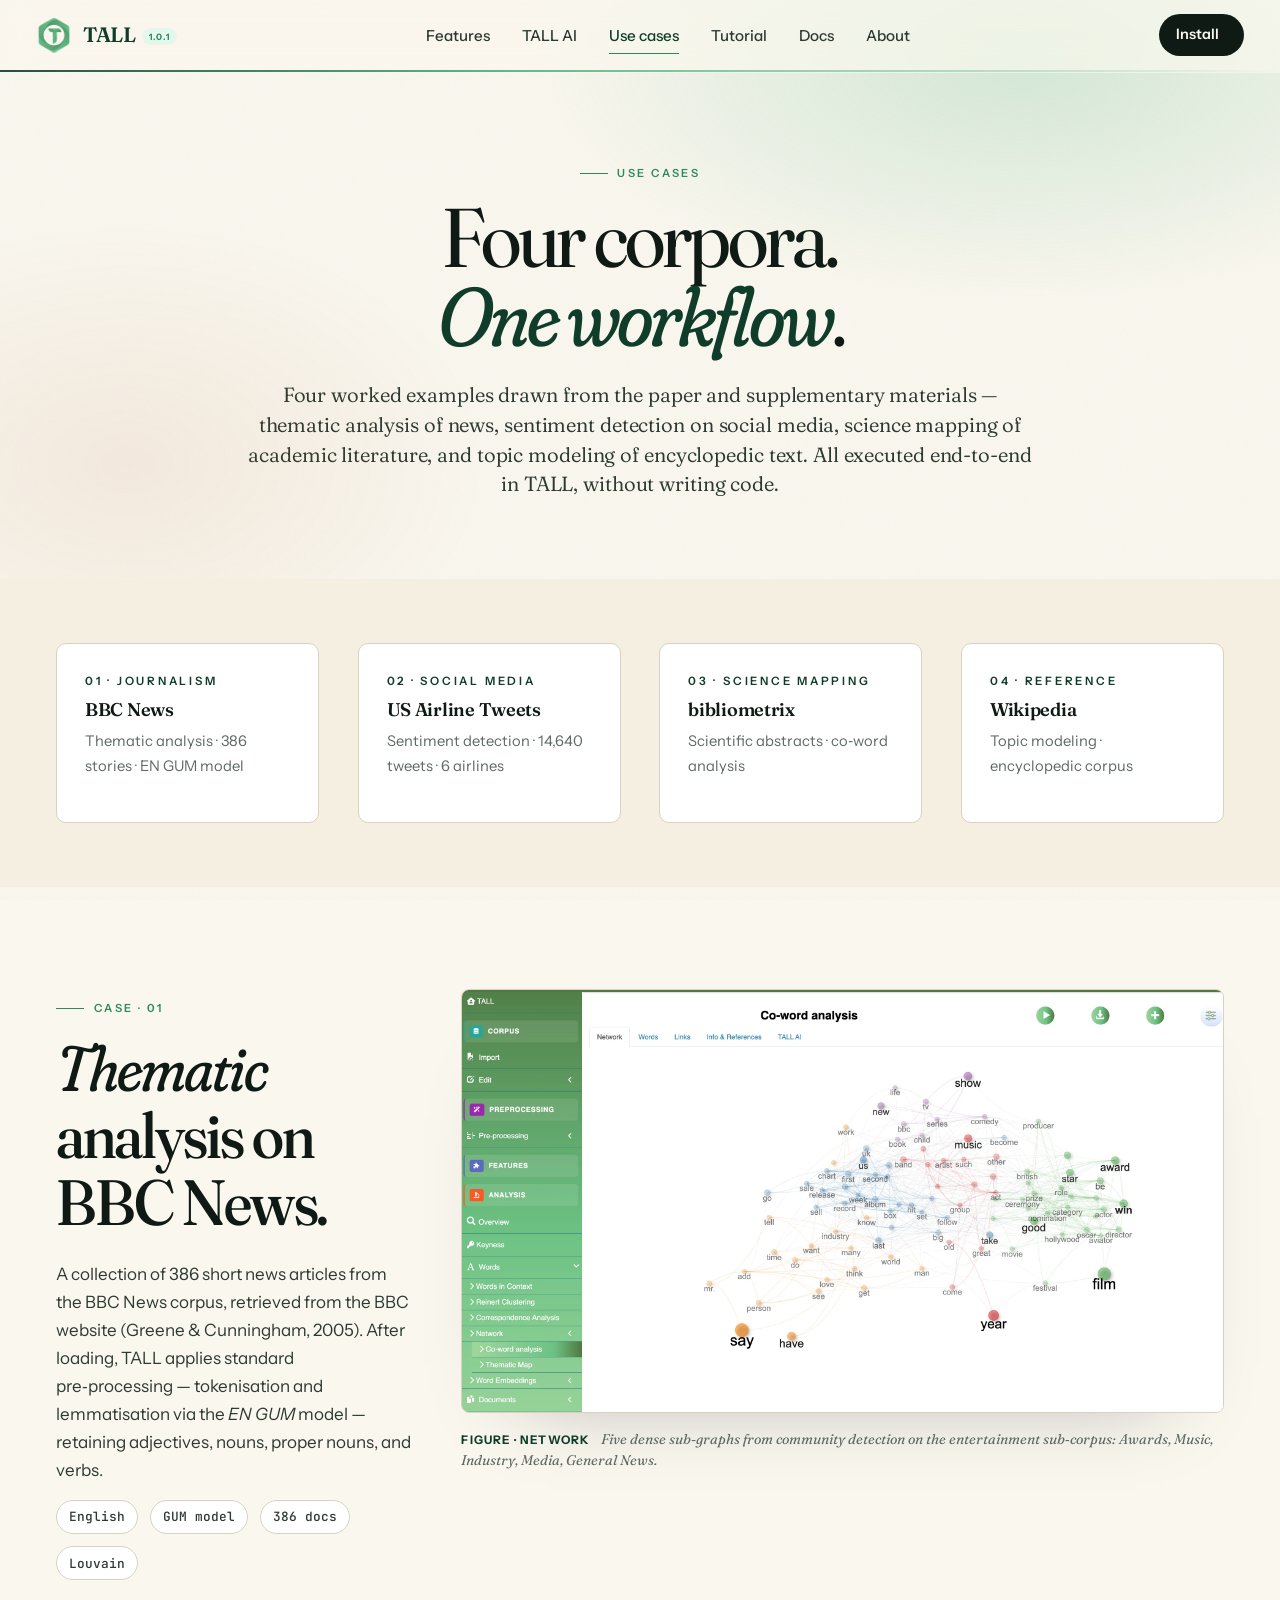
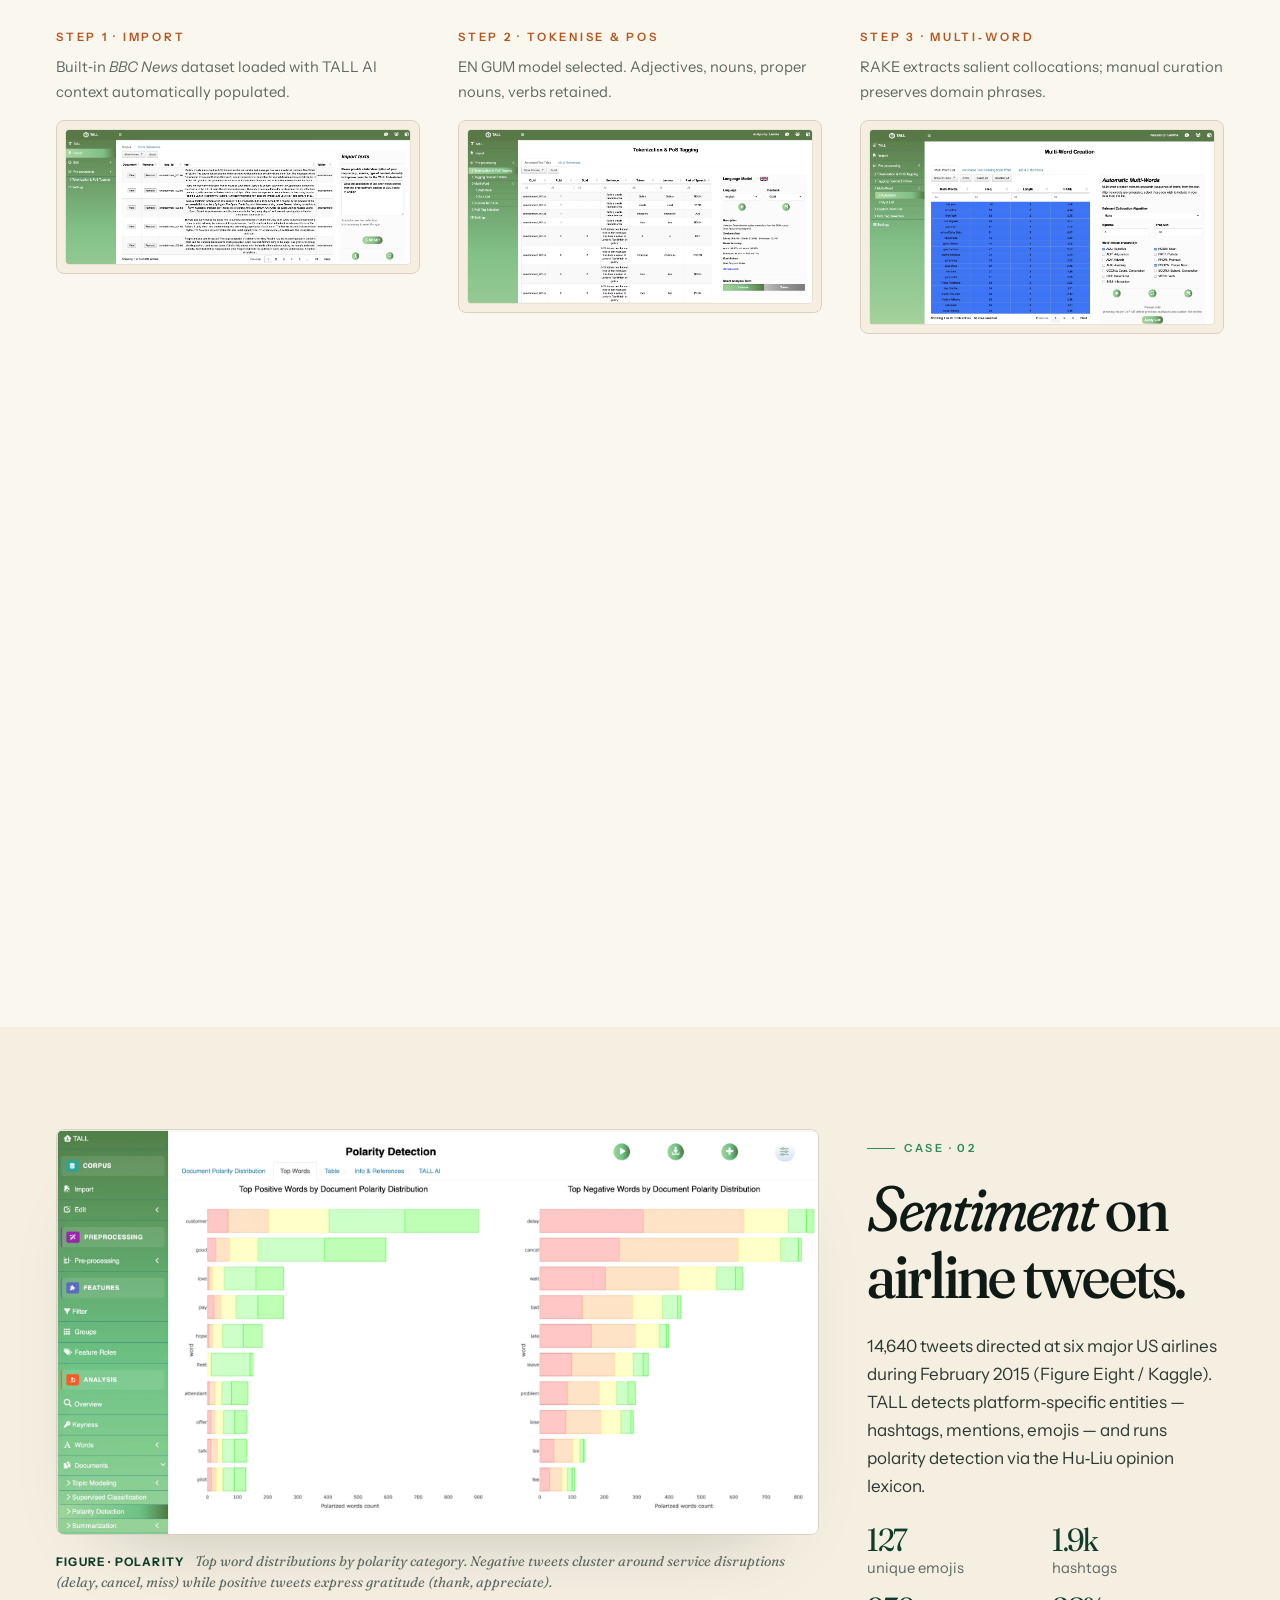
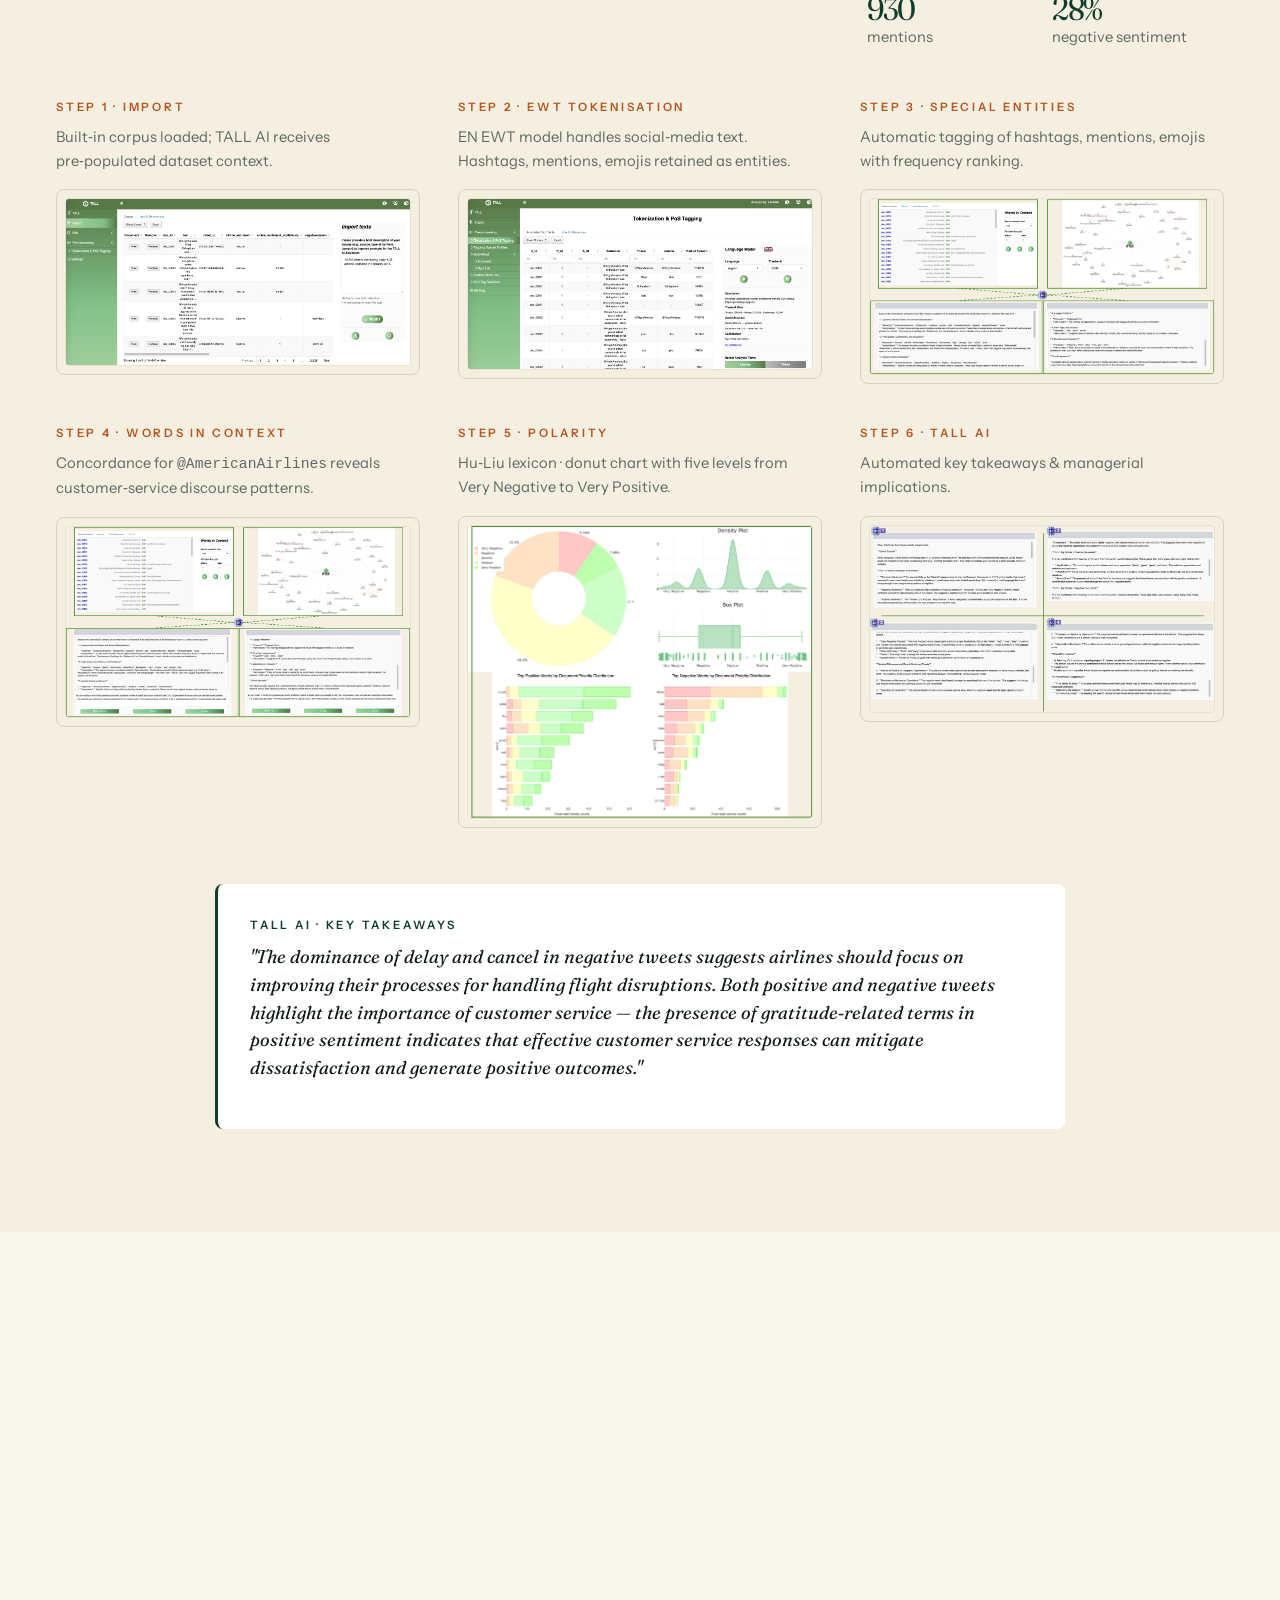
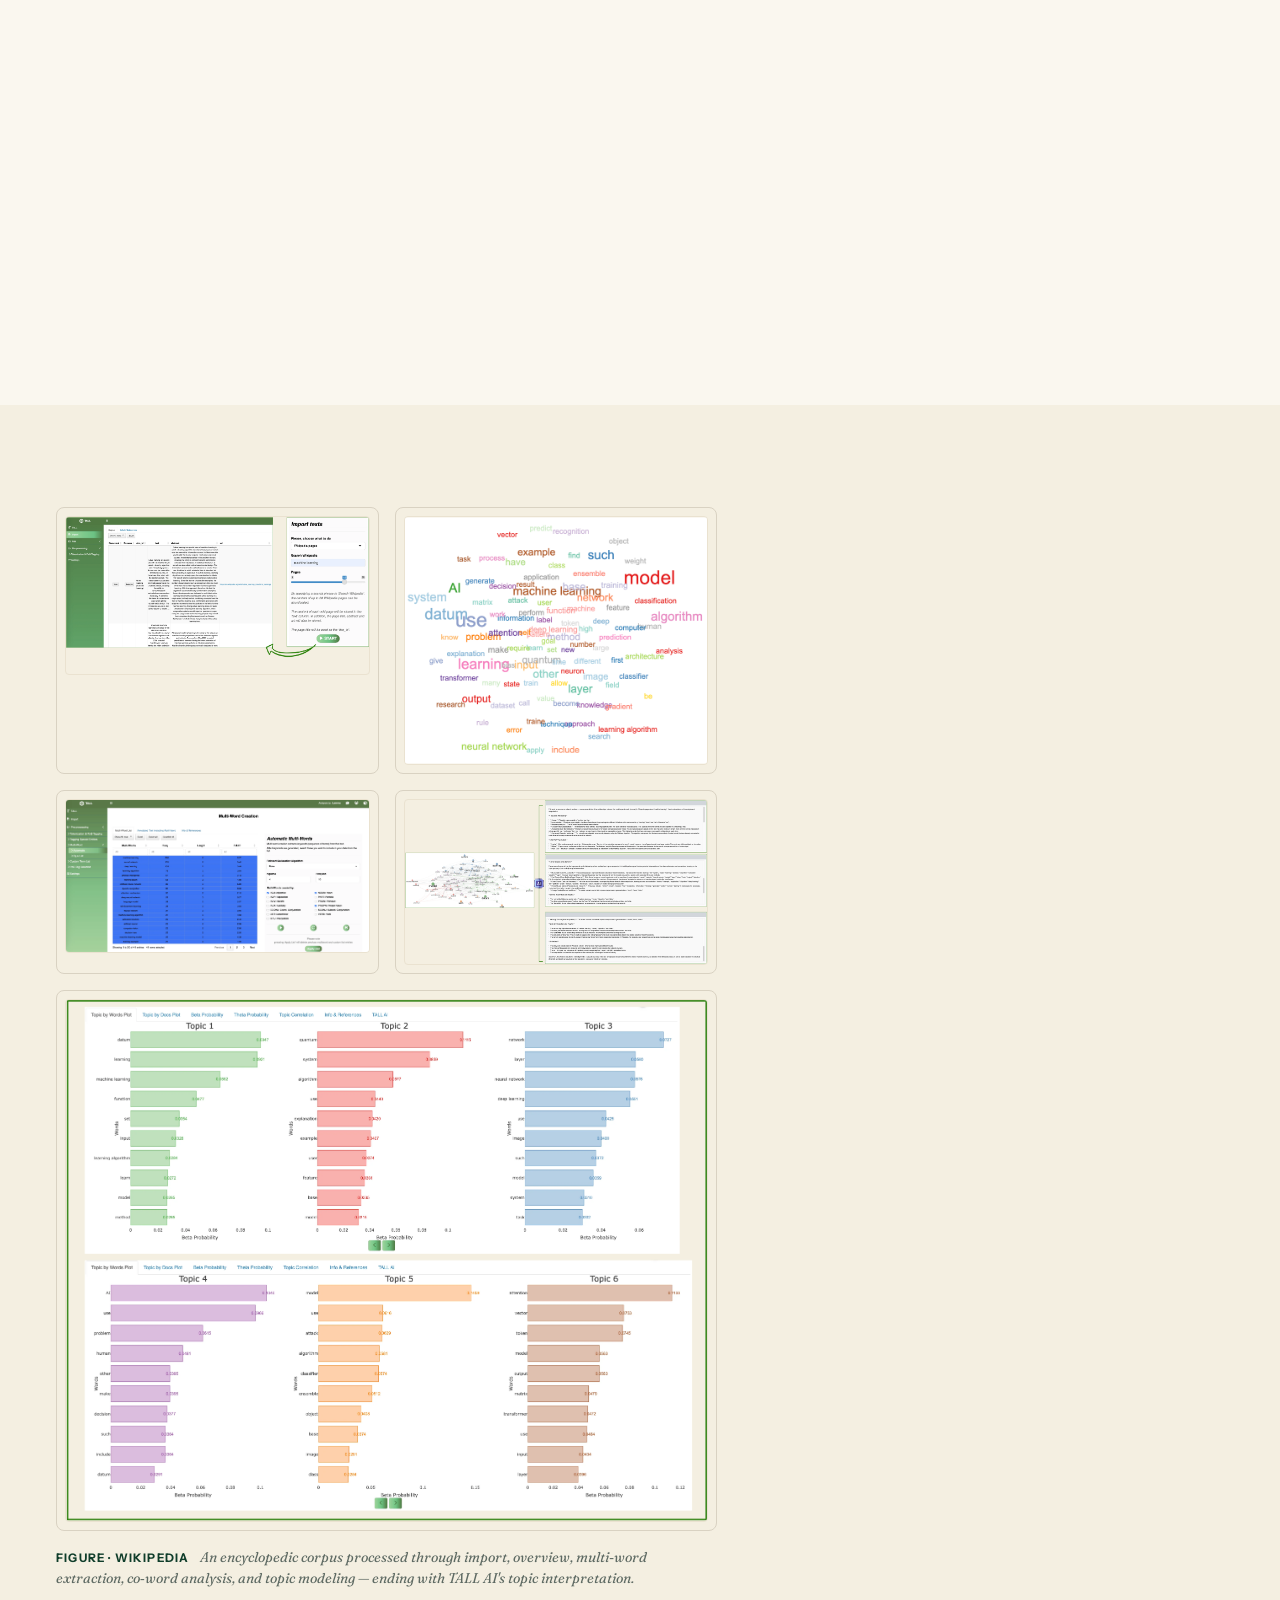
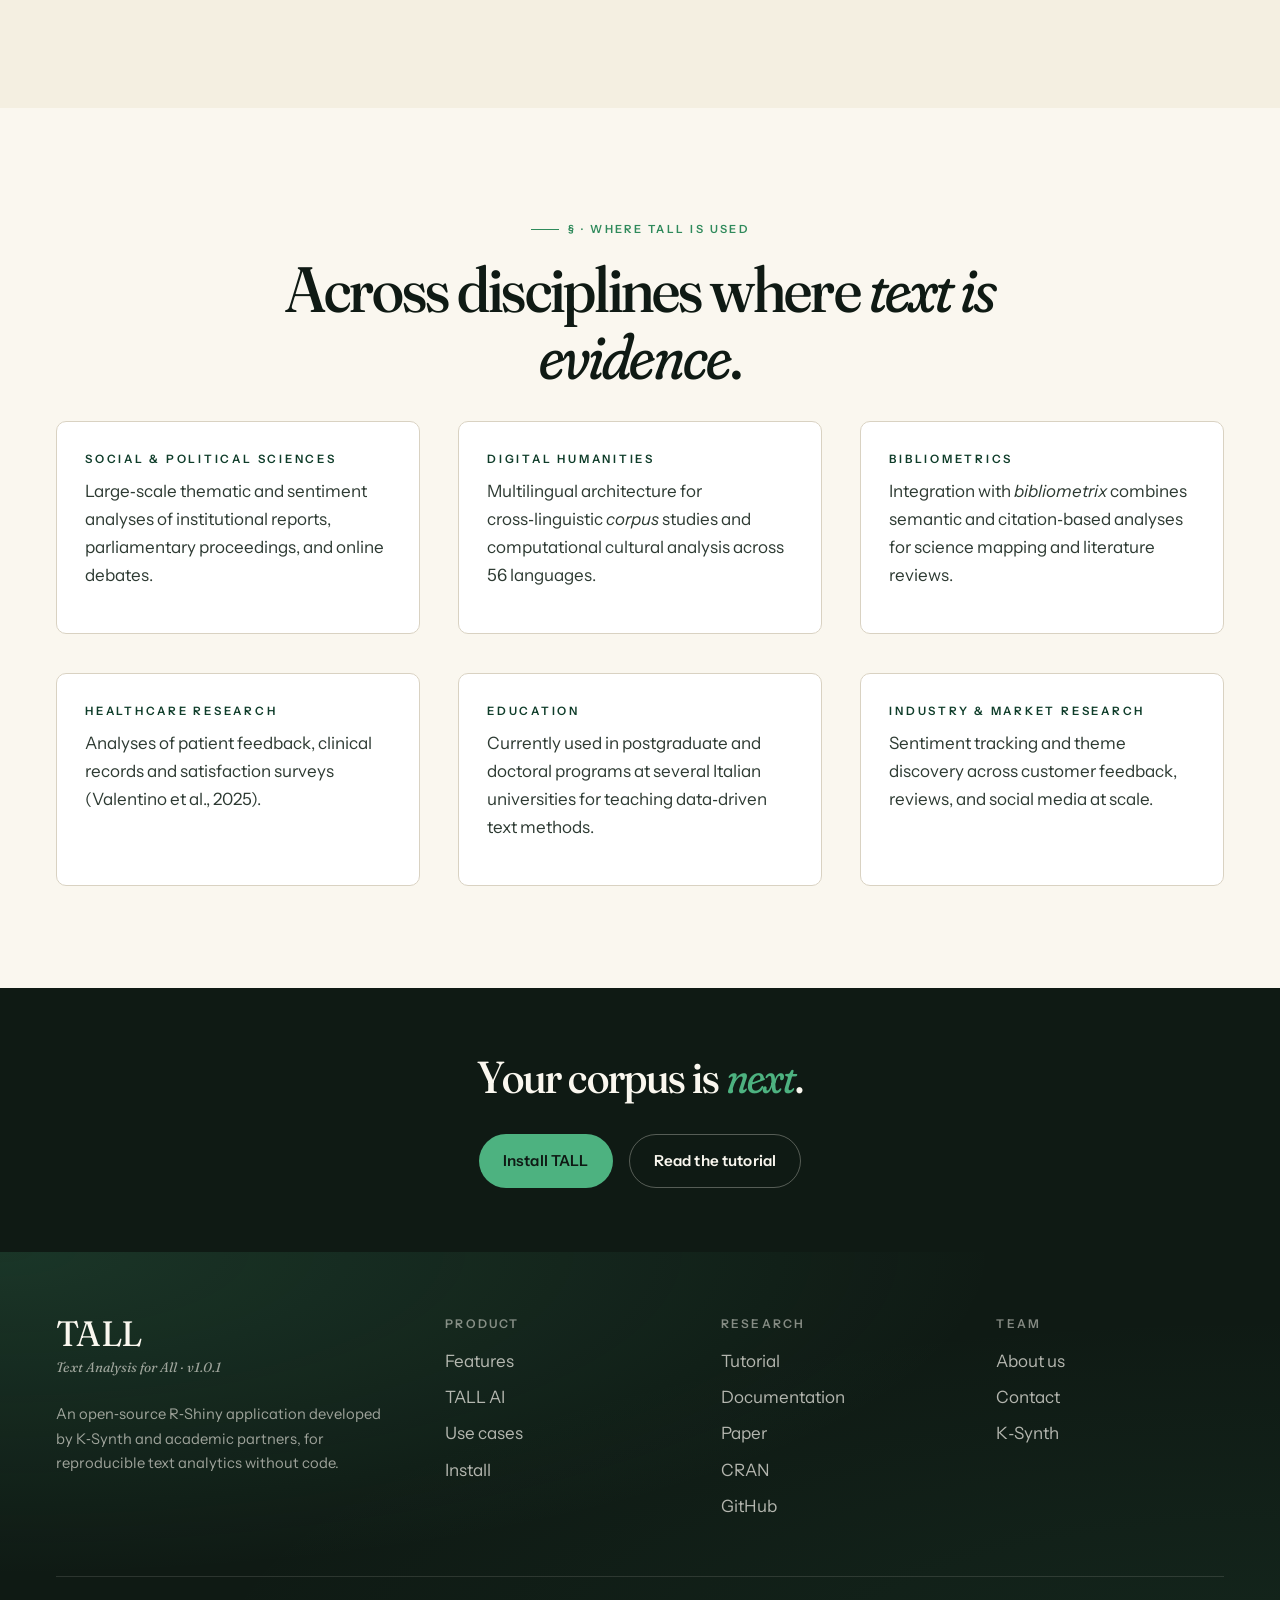
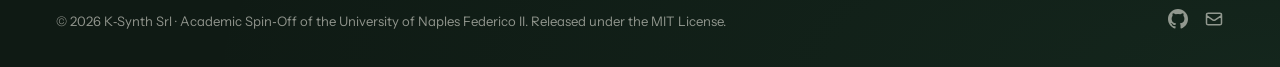
<file: usecases.html>
<!DOCTYPE html>
<html lang="en">
<head>
  <meta charset="UTF-8">
  <meta name="viewport" content="width=device-width, initial-scale=1.0">
  <title>Use cases · TALL — worked examples from the paper</title>
  <meta name="description" content="Four end-to-end worked examples from research: BBC News thematic analysis, US Airline Tweets sentiment detection, bibliometric analysis with bibliometrix, and Wikipedia topic modeling.">
  <link rel="icon" type="image/png" href="./images/tall-logo.png">
  <link rel="preconnect" href="https://fonts.googleapis.com">
  <link rel="preconnect" href="https://fonts.gstatic.com" crossorigin>
  <link href="https://fonts.googleapis.com/css2?family=Fraunces:ital,opsz,wght,SOFT@0,9..144,300..700,0..100;1,9..144,300..700,0..100&family=Instrument+Sans:ital,wght@0,400..700;1,400..700&family=JetBrains+Mono:wght@400;500;600&display=swap" rel="stylesheet">
  <link rel="stylesheet" href="css/style.css">
</head>
<body>

<nav class="site-nav" aria-label="Primary">
  <div class="nav-inner">
    <a href="index.html" class="nav-brand">
      <img src="./images/tall-logo.png" alt="TALL logo">
      <span class="wordmark">TALL<sup>1.0.1</sup></span>
    </a>
    <div class="nav-links">
      <a href="features.html">Features</a>
      <a href="tall-ai.html">TALL AI</a>
      <a href="usecases.html">Use cases</a>
      <a href="tutorial.html">Tutorial</a>
      <a href="documentation.html">Docs</a>
      <a href="about.html">About</a>
    </div>
    <a href="download.html" class="nav-cta">Install
      <svg viewBox="0 0 24 24" fill="none" stroke="currentColor" stroke-width="2" stroke-linecap="round" stroke-linejoin="round"><path d="M5 12h14M13 5l7 7-7 7"/></svg>
    </a>
    <button class="nav-burger" aria-label="Open menu" aria-expanded="false">
      <svg width="20" height="20" viewBox="0 0 24 24" fill="none" stroke="currentColor" stroke-width="2" stroke-linecap="round"><path d="M4 7h16M4 12h16M4 17h16"/></svg>
    </button>
  </div>
  <div class="mobile-menu" style="display:none">
    <a href="features.html">Features</a>
    <a href="tall-ai.html">TALL AI</a>
    <a href="usecases.html">Use cases</a>
    <a href="tutorial.html">Tutorial</a>
    <a href="documentation.html">Documentation</a>
    <a href="download.html">Install</a>
    <a href="about.html">About</a>
  </div>
  <div class="nav-rule"></div>
</nav>

<!-- HERO -->
<section class="hero" style="padding-bottom: clamp(3rem, 6vw, 4rem);">
  <div class="container-narrow text-center">
    <span class="kicker fade-in" style="margin: 0 auto;">Use cases</span>
    <h1 class="display-xl mt-4 fade-in">
      Four corpora.<br>
      <em class="italic-display" style="font-weight:400; color:var(--tall-deep)">One&nbsp;workflow</em>.
    </h1>
    <p class="lede mt-6 fade-in fade-in-delay-1">
      Four worked examples drawn from the paper and supplementary materials — thematic analysis of news, sentiment detection on social media, science mapping of academic literature, and topic modeling of encyclopedic text. All executed end‑to‑end in TALL, without writing code.
    </p>
  </div>
</section>

<!-- INDEX -->
<section class="section-tight" style="background: var(--paper-warm);">
  <div class="container">
    <div class="grid grid-4">
      <a href="#bbc" class="card fade-in" style="text-decoration:none">
        <div class="eyebrow" style="color: var(--tall-deep);">01 · Journalism</div>
        <h3 class="mt-2" style="font-family: var(--font-display); font-size:1.15rem; font-variation-settings:'opsz' 30; color: var(--ink);">BBC News</h3>
        <p class="mt-2 small">Thematic analysis · 386 stories · EN GUM model</p>
      </a>
      <a href="#airline" class="card fade-in fade-in-delay-1" style="text-decoration:none">
        <div class="eyebrow" style="color: var(--tall-deep);">02 · Social media</div>
        <h3 class="mt-2" style="font-family: var(--font-display); font-size:1.15rem; font-variation-settings:'opsz' 30; color: var(--ink);">US Airline Tweets</h3>
        <p class="mt-2 small">Sentiment detection · 14,640 tweets · 6 airlines</p>
      </a>
      <a href="#bibliometrix" class="card fade-in fade-in-delay-2" style="text-decoration:none">
        <div class="eyebrow" style="color: var(--tall-deep);">03 · Science mapping</div>
        <h3 class="mt-2" style="font-family: var(--font-display); font-size:1.15rem; font-variation-settings:'opsz' 30; color: var(--ink);">bibliometrix</h3>
        <p class="mt-2 small">Scientific abstracts · co‑word analysis</p>
      </a>
      <a href="#wiki" class="card fade-in fade-in-delay-3" style="text-decoration:none">
        <div class="eyebrow" style="color: var(--tall-deep);">04 · Reference</div>
        <h3 class="mt-2" style="font-family: var(--font-display); font-size:1.15rem; font-variation-settings:'opsz' 30; color: var(--ink);">Wikipedia</h3>
        <p class="mt-2 small">Topic modeling · encyclopedic corpus</p>
      </a>
    </div>
  </div>
</section>

<!-- CASE 1: BBC NEWS -->
<section id="bbc">
  <div class="container">
    <div class="grid grid-12" style="gap: 3rem; align-items: start;">
      <div style="grid-column: span 4;" class="fade-in">
        <span class="kicker">Case · 01</span>
        <h2 class="display-lg mt-4">
          <em class="italic-display" style="font-weight:400">Thematic</em> analysis on <span style="white-space:nowrap">BBC News</span>.
        </h2>
        <p class="mt-6">
          A collection of 386 short news articles from the BBC News corpus, retrieved from the BBC website (Greene &amp; Cunningham, 2005). After loading, TALL applies standard pre‑processing — tokenisation and lemmatisation via the <em>EN GUM</em> model — retaining adjectives, nouns, proper nouns, and verbs.
        </p>
        <div class="flex gap-3 mt-4" style="flex-wrap: wrap;">
          <span class="pill">English</span>
          <span class="pill">GUM model</span>
          <span class="pill">386 docs</span>
          <span class="pill">Louvain</span>
        </div>
      </div>

      <div style="grid-column: span 8;" class="fade-in fade-in-delay-1">
        <figure class="figure">
          <img src="./paper/network_mod.webp" alt="Community detection on BBC News corpus">
          <figcaption class="figcaption"><strong>Figure · Network</strong> Five dense sub‑graphs from community detection on the entertainment sub‑corpus: Awards, Music, Industry, Media, General News.</figcaption>
        </figure>
      </div>
    </div>

    <!-- Workflow steps -->
    <div class="mt-12">
      <div class="grid grid-3 fade-in">
        <div>
          <div class="eyebrow" style="color: var(--amber);">Step 1 · Import</div>
          <p class="mt-2 small">Built‑in <em>BBC News</em> dataset loaded with TALL AI context automatically populated.</p>
          <div class="fig-frame mt-3"><img src="./images/usecases/bbc/bbc-import.webp" alt="BBC News import"></div>
        </div>
        <div>
          <div class="eyebrow" style="color: var(--amber);">Step 2 · Tokenise &amp; PoS</div>
          <p class="mt-2 small">EN GUM model selected. Adjectives, nouns, proper nouns, verbs retained.</p>
          <div class="fig-frame mt-3"><img src="./images/usecases/bbc/bbc-tok.webp" alt="Tokenisation"></div>
        </div>
        <div>
          <div class="eyebrow" style="color: var(--amber);">Step 3 · Multi‑word</div>
          <p class="mt-2 small">RAKE extracts salient collocations; manual curation preserves domain phrases.</p>
          <div class="fig-frame mt-3"><img src="./images/usecases/bbc/bbc-mw.webp" alt="Multi-words"></div>
        </div>
      </div>

      <div class="grid grid-3 mt-8 fade-in fade-in-delay-1">
        <div>
          <div class="eyebrow" style="color: var(--amber);">Step 4 · Overview</div>
          <p class="mt-2 small">Descriptive statistics, lexical richness, and TF‑IDF for discriminating terms.</p>
          <div class="fig-frame mt-3"><img src="./images/usecases/bbc/bbc-wc.webp" alt="Word cloud"></div>
        </div>
        <div>
          <div class="eyebrow" style="color: var(--amber);">Step 5 · Words in Context</div>
          <p class="mt-2 small">Concordance view surfaces co‑text environments for salient terms.</p>
          <div class="fig-frame mt-3"><img src="./images/usecases/bbc/bbc-wic.webp" alt="Words in context"></div>
        </div>
        <div>
          <div class="eyebrow" style="color: var(--amber);">Step 6 · Topic modeling</div>
          <p class="mt-2 small">LDA recovers thematic structure across the full news collection.</p>
          <div class="fig-frame mt-3"><img src="./images/usecases/bbc/bbc-tm.webp" alt="Topic modeling"></div>
        </div>
      </div>
    </div>

    <!-- TALL AI insight -->
    <div class="mt-12 fade-in">
      <div style="padding: 2rem; border-radius: 8px; background: var(--paper-warm); border-left: 3px solid var(--tall-deep); max-width: 46em; margin: 0 auto;">
        <div class="eyebrow" style="color: var(--tall-deep);">TALL AI · Interpretation</div>
        <p class="mt-2" style="font-family: var(--font-display); font-size: 1.15rem; font-style: italic; font-variation-settings: 'opsz' 30; color: var(--ink); line-height: 1.5;">
          "The entertainment news focuses heavily on film awards and the movie industry. Music‑related news forms a significant portion of the content — organised around performance, industry and sales."
        </p>
      </div>
    </div>
  </div>
</section>

<!-- CASE 2: US AIRLINE TWEETS -->
<section id="airline" style="background: var(--paper-warm);">
  <div class="container">
    <div class="grid grid-12" style="gap: 3rem; align-items: start;">
      <div style="grid-column: span 8;" class="fade-in">
        <figure class="figure">
          <img src="./paper/sentiment_mod.webp" alt="Polarity analysis on US Airline Tweets">
          <figcaption class="figcaption"><strong>Figure · Polarity</strong> Top word distributions by polarity category. Negative tweets cluster around service disruptions (<em>delay</em>, <em>cancel</em>, <em>miss</em>) while positive tweets express gratitude (<em>thank</em>, <em>appreciate</em>).</figcaption>
        </figure>
      </div>
      <div style="grid-column: span 4;" class="fade-in fade-in-delay-1">
        <span class="kicker">Case · 02</span>
        <h2 class="display-lg mt-4">
          <em class="italic-display" style="font-weight:400">Sentiment</em> on<br>airline tweets.
        </h2>
        <p class="mt-6">
          14,640 tweets directed at six major US airlines during February 2015 (Figure Eight / Kaggle). TALL detects platform‑specific entities — hashtags, mentions, emojis — and runs polarity detection via the Hu‑Liu opinion lexicon.
        </p>
        <div class="grid grid-2 mt-6" style="gap: .8rem;">
          <div><div class="stat-num" style="font-size: 2rem;">127</div><div class="small">unique emojis</div></div>
          <div><div class="stat-num" style="font-size: 2rem;">1.9k</div><div class="small">hashtags</div></div>
          <div><div class="stat-num" style="font-size: 2rem;">930</div><div class="small">mentions</div></div>
          <div><div class="stat-num" style="font-size: 2rem;">28%</div><div class="small">negative sentiment</div></div>
        </div>
      </div>
    </div>

    <div class="grid grid-3 mt-12 fade-in">
      <div>
        <div class="eyebrow" style="color: var(--amber);">Step 1 · Import</div>
        <p class="mt-2 small">Built‑in corpus loaded; TALL AI receives pre‑populated dataset context.</p>
        <div class="fig-frame mt-3"><img src="./images/usecases/airline/air-import.webp" alt="Import"></div>
      </div>
      <div>
        <div class="eyebrow" style="color: var(--amber);">Step 2 · EWT tokenisation</div>
        <p class="mt-2 small">EN EWT model handles social‑media text. Hashtags, mentions, emojis retained as entities.</p>
        <div class="fig-frame mt-3"><img src="./images/usecases/airline/air-tok.webp" alt="Tokenisation"></div>
      </div>
      <div>
        <div class="eyebrow" style="color: var(--amber);">Step 3 · Special entities</div>
        <p class="mt-2 small">Automatic tagging of hashtags, mentions, emojis with frequency ranking.</p>
        <div class="fig-frame mt-3"><img src="./images/usecases/airline/air-tse.webp" alt="Special entities"></div>
      </div>
    </div>

    <div class="grid grid-3 mt-8 fade-in fade-in-delay-1">
      <div>
        <div class="eyebrow" style="color: var(--amber);">Step 4 · Words in Context</div>
        <p class="mt-2 small">Concordance for <code>@AmericanAirlines</code> reveals customer‑service discourse patterns.</p>
        <div class="fig-frame mt-3"><img src="./images/usecases/airline/air-wic.webp" alt="Words in context"></div>
      </div>
      <div>
        <div class="eyebrow" style="color: var(--amber);">Step 5 · Polarity</div>
        <p class="mt-2 small">Hu‑Liu lexicon · donut chart with five levels from Very Negative to Very Positive.</p>
        <div class="fig-frame mt-3"><img src="./images/usecases/airline/air-pol.webp" alt="Polarity"></div>
      </div>
      <div>
        <div class="eyebrow" style="color: var(--amber);">Step 6 · TALL AI</div>
        <p class="mt-2 small">Automated key takeaways &amp; managerial implications.</p>
        <div class="fig-frame mt-3"><img src="./images/usecases/airline/air-polai.webp" alt="AI polarity interpretation"></div>
      </div>
    </div>

    <div class="mt-12 fade-in">
      <div style="padding: 2rem; border-radius: 8px; background: var(--surface); border-left: 3px solid var(--tall-deep); max-width: 50em; margin: 0 auto;">
        <div class="eyebrow" style="color: var(--tall-deep);">TALL AI · Key takeaways</div>
        <p class="mt-2" style="font-family: var(--font-display); font-size: 1.15rem; font-style: italic; font-variation-settings: 'opsz' 30; color: var(--ink); line-height: 1.5;">
          "The dominance of <em>delay</em> and <em>cancel</em> in negative tweets suggests airlines should focus on improving their processes for handling flight disruptions. Both positive and negative tweets highlight the importance of customer service — the presence of gratitude‑related terms in positive sentiment indicates that effective customer service responses can mitigate dissatisfaction and generate positive outcomes."
        </p>
      </div>
    </div>
  </div>
</section>

<!-- CASE 3: BIBLIOMETRIX -->
<section id="bibliometrix">
  <div class="container">
    <div class="grid grid-12" style="gap: 3rem; align-items: start;">
      <div style="grid-column: span 5;" class="fade-in">
        <span class="kicker">Case · 03</span>
        <h2 class="display-lg mt-4">
          <em class="italic-display" style="font-weight:400">Science&nbsp;mapping</em> from abstracts.
        </h2>
        <p class="mt-6">
          TALL natively ingests <em>biblioshiny</em> files from the <a href="https://bibliometrix.org" target="_blank" rel="noopener">bibliometrix</a> package. Scientific abstracts flow into the same pre‑processing pipeline — multilingual tokenisation, lemmatisation, co‑word analysis — and can be layered with citation‑based metrics for hybrid semantic/bibliometric analysis.
        </p>
        <p>
          A natural fit for systematic literature reviews, conceptual‑structure analyses, and policy‑oriented research synthesis.
        </p>
        <div class="flex gap-3 mt-4" style="flex-wrap: wrap;">
          <span class="pill">biblioshiny import</span>
          <span class="pill">co‑word analysis</span>
          <span class="pill">citation filters</span>
        </div>
      </div>
      <div style="grid-column: span 7;" class="fade-in fade-in-delay-1">
        <div class="grid grid-2" style="gap: 1rem;">
          <div class="fig-frame"><img src="./images/usecases/bibliometrix/bib-import.webp" alt="Bibliometrix import"></div>
          <div class="fig-frame"><img src="./images/usecases/bibliometrix/bib-filter.webp" alt="Bibliometrix filter"></div>
          <div class="fig-frame"><img src="./images/usecases/bibliometrix/bib-cw.webp" alt="Bibliometrix co-word analysis"></div>
          <div class="fig-frame"><img src="./images/usecases/bibliometrix/bib-cwai.webp" alt="Bibliometrix AI interpretation"></div>
        </div>
        <p class="figcaption mt-4"><strong>Figure · Bibliometrix</strong> Biblioshiny ingestion, corpus filtering, co‑word analysis, and TALL AI interpretation of the emerging conceptual structure.</p>
      </div>
    </div>
  </div>
</section>

<!-- CASE 4: WIKIPEDIA -->
<section id="wiki" style="background: var(--paper-warm);">
  <div class="container">
    <div class="grid grid-12" style="gap: 3rem; align-items: start;">
      <div style="grid-column: span 7;" class="fade-in">
        <div class="grid grid-2" style="gap: 1rem;">
          <div class="fig-frame"><img src="./images/usecases/wiki/wiki-import.webp" alt="Wikipedia import"></div>
          <div class="fig-frame"><img src="./images/usecases/wiki/wiki-ov.png" alt="Wikipedia overview"></div>
          <div class="fig-frame"><img src="./images/usecases/wiki/wiki-mw.webp" alt="Wikipedia multiwords"></div>
          <div class="fig-frame"><img src="./images/usecases/wiki/wiki-cw.webp" alt="Wikipedia co-word"></div>
          <div class="fig-frame" style="grid-column: span 2;"><img src="./images/usecases/wiki/wiki-tm.webp" alt="Wikipedia topic modeling"></div>
        </div>
        <p class="figcaption mt-4"><strong>Figure · Wikipedia</strong> An encyclopedic corpus processed through import, overview, multi‑word extraction, co‑word analysis, and topic modeling — ending with TALL AI's topic interpretation.</p>
      </div>
      <div style="grid-column: span 5;" class="fade-in fade-in-delay-1">
        <span class="kicker">Case · 04</span>
        <h2 class="display-lg mt-4">
          <em class="italic-display" style="font-weight:400">Topic discovery</em> on Wikipedia.
        </h2>
        <p class="mt-6">
          An encyclopedic corpus pushes TALL through the full analytical narrative: from basic frequency and TF‑IDF to multi‑word extraction, co‑word networks, and finally LDA topic modeling with TALL AI producing concise narrative labels for each topic.
        </p>
        <p>
          Ideal for digital humanities, educational‑content audits, and cross‑linguistic cultural analysis given TALL's 56‑language coverage.
        </p>
        <div class="flex gap-3 mt-4" style="flex-wrap: wrap;">
          <span class="pill">topic modeling</span>
          <span class="pill">co‑occurrence</span>
          <span class="pill">multi‑word</span>
          <span class="pill">AI topic labels</span>
        </div>
      </div>
    </div>
  </div>
</section>

<!-- RESEARCH DOMAINS -->
<section>
  <div class="container">
    <div class="text-center mb-12" style="max-width: 48em; margin: 0 auto;">
      <span class="kicker fade-in">§ · Where TALL is used</span>
      <h2 class="display-lg mt-4 fade-in">
        Across disciplines where <em class="italic-display" style="font-weight:400">text is evidence</em>.
      </h2>
    </div>

    <div class="grid grid-3 mt-8">
      <div class="card fade-in">
        <div class="eyebrow" style="color: var(--tall-deep);">Social &amp; political sciences</div>
        <p class="mt-3">Large‑scale thematic and sentiment analyses of institutional reports, parliamentary proceedings, and online debates.</p>
      </div>
      <div class="card fade-in fade-in-delay-1">
        <div class="eyebrow" style="color: var(--tall-deep);">Digital humanities</div>
        <p class="mt-3">Multilingual architecture for cross‑linguistic <em>corpus</em> studies and computational cultural analysis across 56 languages.</p>
      </div>
      <div class="card fade-in fade-in-delay-2">
        <div class="eyebrow" style="color: var(--tall-deep);">Bibliometrics</div>
        <p class="mt-3">Integration with <em>bibliometrix</em> combines semantic and citation‑based analyses for science mapping and literature reviews.</p>
      </div>
      <div class="card fade-in">
        <div class="eyebrow" style="color: var(--tall-deep);">Healthcare research</div>
        <p class="mt-3">Analyses of patient feedback, clinical records and satisfaction surveys (Valentino et al., 2025).</p>
      </div>
      <div class="card fade-in fade-in-delay-1">
        <div class="eyebrow" style="color: var(--tall-deep);">Education</div>
        <p class="mt-3">Currently used in postgraduate and doctoral programs at several Italian universities for teaching data‑driven text methods.</p>
      </div>
      <div class="card fade-in fade-in-delay-2">
        <div class="eyebrow" style="color: var(--tall-deep);">Industry &amp; market research</div>
        <p class="mt-3">Sentiment tracking and theme discovery across customer feedback, reviews, and social media at scale.</p>
      </div>
    </div>
  </div>
</section>

<!-- CTA -->
<section class="section-tight" style="background: var(--ink); color: var(--paper);">
  <div class="container text-center">
    <h2 class="display-md" style="color: var(--paper);">
      Your corpus is <em class="italic-display" style="font-weight:400; color: var(--tall)">next</em>.
    </h2>
    <div class="flex gap-4 justify-center mt-8" style="flex-wrap: wrap;">
      <a href="download.html" class="btn" style="background: var(--tall); color: var(--ink); border:0;">Install TALL</a>
      <a href="tutorial.html" class="btn" style="background: transparent; color: var(--paper); border: 1px solid rgba(250,247,239,.3);">Read the tutorial</a>
    </div>
  </div>
</section>

<footer class="site-footer">
  <div class="container">
    <div class="footer-grid">
      <div class="footer-brand">
        <div class="footer-title">TALL</div>
        <span class="footer-sub">Text Analysis for All · v1.0.1</span>
        <p class="mt-6" style="color: rgba(250,247,239,.6); max-width: 28em; font-size: .92rem;">An open‑source R‑Shiny application developed by K‑Synth and academic partners, for reproducible text analytics without code.</p>
      </div>
      <div><h4>Product</h4><ul>
        <li><a href="features.html">Features</a></li>
        <li><a href="tall-ai.html">TALL AI</a></li>
        <li><a href="usecases.html">Use cases</a></li>
        <li><a href="download.html">Install</a></li>
      </ul></div>
      <div><h4>Research</h4><ul>
        <li><a href="tutorial.html">Tutorial</a></li>
          <li><a href="documentation.html">Documentation</a></li>
        <li><a href="index.html#paper">Paper</a></li>
        <li><a href="https://cran.r-project.org/package=tall" target="_blank" rel="noopener">CRAN</a></li>
        <li><a href="https://github.com/massimoaria/tall" target="_blank" rel="noopener">GitHub</a></li>
      </ul></div>
      <div><h4>Team</h4><ul>
        <li><a href="about.html">About us</a></li>
        <li><a href="mailto:aria@unina.it">Contact</a></li>
        <li><a href="https://www.k-synth.com" target="_blank" rel="noopener">K‑Synth</a></li>
      </ul></div>
    </div>
    <div class="footer-meta">
      <div>© 2026 K‑Synth Srl · Academic Spin‑Off of the University of Naples Federico&nbsp;II. Released under the MIT License.</div>
      <div class="flex gap-4">
        <a href="https://github.com/massimoaria/tall" target="_blank" rel="noopener" aria-label="GitHub">
          <svg width="20" height="20" viewBox="0 0 24 24" fill="currentColor"><path d="M12 0C5.37 0 0 5.37 0 12c0 5.3 3.44 9.8 8.21 11.4.6.1.82-.26.82-.58v-2.17c-3.34.73-4.04-1.42-4.04-1.42-.55-1.39-1.33-1.76-1.33-1.76-1.09-.75.08-.73.08-.73 1.2.08 1.84 1.24 1.84 1.24 1.07 1.83 2.81 1.3 3.5 1 .11-.78.42-1.3.76-1.6-2.66-.3-5.47-1.33-5.47-5.93 0-1.31.47-2.38 1.24-3.22-.13-.3-.54-1.52.12-3.17 0 0 1.01-.32 3.3 1.23a11.5 11.5 0 016 0c2.29-1.55 3.3-1.23 3.3-1.23.66 1.65.25 2.87.12 3.17.77.84 1.24 1.91 1.24 3.22 0 4.61-2.81 5.62-5.48 5.92.43.37.82 1.1.82 2.22v3.29c0 .32.22.7.83.58C20.56 21.8 24 17.3 24 12 24 5.37 18.63 0 12 0z"/></svg>
        </a>
        <a href="mailto:aria@unina.it" aria-label="Email">
          <svg width="20" height="20" viewBox="0 0 24 24" fill="none" stroke="currentColor" stroke-width="1.8" stroke-linecap="round" stroke-linejoin="round"><path d="M3 8l7.89 5.26a2 2 0 002.22 0L21 8M5 19h14a2 2 0 002-2V7a2 2 0 00-2-2H5a2 2 0 00-2 2v10a2 2 0 002 2z"/></svg>
        </a>
      </div>
    </div>
  </div>
</footer>

<script src="js/main.js"></script>
</body>
</html>
</file>
<file: css/style.css>
/* ===========================================================
   TALL — scholarly editorial design system
   Palette, typography, components shared across all pages
   =========================================================== */

:root {
  /* Greens — preserve TALL signature */
  --tall: #4DB280;
  --tall-dark: #2f8a5b;
  --tall-deep: #0f3d2a;
  --tall-soft: #e4f7ec;
  --tall-tint: #f0faf4;

  /* Editorial neutrals */
  --ink: #0f1a14;
  --ink-soft: #2d3a32;
  --ink-muted: #5e6a63;
  --rule: #d9d2c2;
  --rule-soft: #eae2d0;

  /* Paper backgrounds */
  --paper: #faf7ef;
  --paper-warm: #f4efe1;
  --paper-deep: #eae3d0;
  --surface: #ffffff;

  /* Accents */
  --amber: #b6551e;
  --amber-soft: #f7ebda;
  --plum: #5a2a55;

  /* Type scale */
  --font-display: "Fraunces", "Cormorant Garamond", Georgia, serif;
  --font-body: "Instrument Sans", "Figtree", -apple-system, BlinkMacSystemFont, sans-serif;
  --font-mono: "JetBrains Mono", "IBM Plex Mono", ui-monospace, monospace;

  /* Motion */
  --ease: cubic-bezier(.22,.61,.36,1);
}

/* ===========================================================
   RESET + BASE
   =========================================================== */
*, *::before, *::after { box-sizing: border-box; }

html {
  scroll-behavior: smooth;
  -webkit-font-smoothing: antialiased;
  -moz-osx-font-smoothing: grayscale;
  text-rendering: optimizeLegibility;
}

body {
  margin: 0;
  background: var(--paper);
  color: var(--ink);
  font-family: var(--font-body);
  font-size: 17px;
  line-height: 1.65;
  font-feature-settings: "ss01", "ss02", "cv11";
  overflow-x: hidden;
}

/* Paper grain overlay (subtle, global) */
body::before {
  content: "";
  position: fixed;
  inset: 0;
  pointer-events: none;
  z-index: 1;
  opacity: .35;
  mix-blend-mode: multiply;
  background-image: url("data:image/svg+xml;utf8,<svg xmlns='http://www.w3.org/2000/svg' width='220' height='220'><filter id='n'><feTurbulence type='fractalNoise' baseFrequency='0.85' numOctaves='2' stitchTiles='stitch'/><feColorMatrix values='0 0 0 0 0.05  0 0 0 0 0.1  0 0 0 0 0.08  0 0 0 0.06 0'/></filter><rect width='100%25' height='100%25' filter='url(%23n)'/></svg>");
}

main, section, nav, footer, header { position: relative; z-index: 2; }

img { max-width: 100%; height: auto; display: block; }

a { color: var(--tall-dark); text-decoration: none; transition: color .2s var(--ease); }
a:hover { color: var(--tall-deep); }

/* ===========================================================
   TYPOGRAPHY
   =========================================================== */
.display, h1, h2, h3, h4 {
  font-family: var(--font-display);
  color: var(--ink);
  margin: 0;
  letter-spacing: -0.015em;
}

h1 { font-weight: 400; font-variation-settings: "opsz" 144, "SOFT" 30; line-height: 1.02; }
h2 { font-weight: 500; font-variation-settings: "opsz" 96, "SOFT" 40; line-height: 1.08; }
h3 { font-weight: 600; font-variation-settings: "opsz" 48, "SOFT" 50; line-height: 1.2; }
h4 { font-weight: 600; font-variation-settings: "opsz" 14, "SOFT" 50; line-height: 1.3; }

.display-xl {
  font-size: clamp(3rem, 6.5vw, 6.5rem);
  font-weight: 400;
  font-style: normal;
  line-height: .95;
  letter-spacing: -0.035em;
}

.display-lg { font-size: clamp(2.5rem, 5vw, 4.25rem); line-height: 1.05; letter-spacing: -0.03em; }
.display-md { font-size: clamp(2rem, 3.5vw, 3rem); line-height: 1.1; letter-spacing: -0.02em; }
.display-sm { font-size: clamp(1.5rem, 2.2vw, 2rem); line-height: 1.2; }

.italic-display {
  font-style: italic;
  font-variation-settings: "opsz" 144, "SOFT" 100;
}

/* Editorial kicker — a small-caps label above headings */
.kicker {
  display: inline-flex;
  align-items: center;
  gap: .6rem;
  font-family: var(--font-body);
  font-size: .7rem;
  font-weight: 600;
  letter-spacing: .22em;
  text-transform: uppercase;
  color: var(--tall-dark);
}
.kicker::before {
  content: "";
  width: 28px;
  height: 1px;
  background: var(--tall-dark);
}

.eyebrow {
  display: block;
  font-family: var(--font-body);
  font-size: .72rem;
  font-weight: 600;
  letter-spacing: .24em;
  text-transform: uppercase;
  color: var(--ink-muted);
  margin-bottom: .5rem;
}

.lede {
  font-family: var(--font-display);
  font-size: clamp(1.15rem, 1.6vw, 1.45rem);
  font-weight: 350;
  font-variation-settings: "opsz" 30, "SOFT" 50;
  line-height: 1.45;
  color: var(--ink-soft);
  letter-spacing: -0.005em;
}

p { margin: 0 0 1rem; color: var(--ink-soft); }
p.muted { color: var(--ink-muted); }
.small { font-size: .92rem; color: var(--ink-muted); }

/* Drop cap for editorial paragraphs */
.drop-cap::first-letter {
  font-family: var(--font-display);
  font-size: 4.5em;
  float: left;
  line-height: .85;
  padding: .18em .12em 0 0;
  color: var(--tall-deep);
  font-weight: 500;
  font-variation-settings: "opsz" 144, "SOFT" 30;
}

/* ===========================================================
   LAYOUT UTILITIES
   =========================================================== */
.container { max-width: 1240px; margin: 0 auto; padding: 0 clamp(1.25rem, 3vw, 2.25rem); }
.container-narrow { max-width: 860px; margin: 0 auto; padding: 0 clamp(1.25rem, 3vw, 2.25rem); }
.container-wide { max-width: 1480px; margin: 0 auto; padding: 0 clamp(1.25rem, 3vw, 2.25rem); }

.grid { display: grid; gap: clamp(1.5rem, 3vw, 2.5rem); }
.grid > * { min-width: 0; }
.grid-2 { grid-template-columns: repeat(2, minmax(0, 1fr)); }
.grid-3 { grid-template-columns: repeat(3, minmax(0, 1fr)); }
.grid-4 { grid-template-columns: repeat(4, minmax(0, 1fr)); }
.grid-12 { grid-template-columns: repeat(12, minmax(0, 1fr)); }

@media (max-width: 960px) {
  .grid-2, .grid-3, .grid-4 { grid-template-columns: 1fr; }
  .grid-12 { grid-template-columns: repeat(6, minmax(0, 1fr)); }
}
@media (max-width: 640px) {
  .grid-12 { grid-template-columns: 1fr; }
}
/* Inline "grid-column: span N" would add implicit columns once the grid
   collapses; stack the children instead. */
@media (max-width: 960px) {
  .grid-12 > * { grid-column: 1 / -1 !important; }
}

.flex { display: flex; }
.flex-col { flex-direction: column; }
.items-center { align-items: center; }
.items-start { align-items: flex-start; }
.justify-center { justify-content: center; }
.justify-between { justify-content: space-between; }
.gap-2 { gap: .5rem; } .gap-3 { gap: .75rem; } .gap-4 { gap: 1rem; }
.gap-6 { gap: 1.5rem; } .gap-8 { gap: 2rem; }

.text-center { text-align: center; }
.text-right { text-align: right; }

.mt-0 { margin-top: 0; } .mt-2 { margin-top: .5rem; } .mt-4 { margin-top: 1rem; }
.mt-6 { margin-top: 1.5rem; } .mt-8 { margin-top: 2rem; } .mt-12 { margin-top: 3rem; }
.mb-0 { margin-bottom: 0; } .mb-2 { margin-bottom: .5rem; } .mb-4 { margin-bottom: 1rem; }
.mb-6 { margin-bottom: 1.5rem; } .mb-8 { margin-bottom: 2rem; } .mb-12 { margin-bottom: 3rem; }

/* Section spacing */
section { padding: clamp(4rem, 8vw, 7rem) 0; position: relative; }
.section-tight { padding: clamp(2.5rem, 5vw, 4rem) 0; }

/* ===========================================================
   NAVBAR — fixed, paper transparent -> solid on scroll
   =========================================================== */
.site-nav {
  position: fixed;
  inset: 0 0 auto 0;
  z-index: 50;
  background: rgba(250, 247, 239, 0.72);
  backdrop-filter: saturate(140%) blur(14px);
  -webkit-backdrop-filter: saturate(140%) blur(14px);
  border-bottom: 1px solid transparent;
  transition: background .35s var(--ease), border-color .35s var(--ease), box-shadow .35s var(--ease);
}
.site-nav.scrolled {
  background: rgba(250, 247, 239, 0.94);
  border-bottom-color: var(--rule);
  box-shadow: 0 8px 40px -30px rgba(15, 61, 42, 0.35);
}
.nav-inner {
  max-width: 1480px;
  margin: 0 auto;
  padding: .9rem clamp(1.25rem, 3vw, 2.25rem);
  display: flex;
  align-items: center;
  justify-content: space-between;
  gap: 2rem;
}
.nav-brand {
  display: inline-flex;
  align-items: center;
  gap: .75rem;
  color: var(--ink);
}
.nav-brand img { height: 36px; width: auto; }
.nav-brand .wordmark {
  font-family: var(--font-display);
  font-weight: 600;
  font-size: 1.3rem;
  letter-spacing: -0.01em;
  color: var(--tall-deep);
}
.nav-brand .wordmark sup {
  font-size: .55rem;
  font-family: var(--font-body);
  font-weight: 700;
  letter-spacing: .15em;
  color: var(--tall-dark);
  background: var(--tall-soft);
  padding: .18rem .4rem;
  border-radius: 999px;
  margin-left: .4rem;
  vertical-align: middle;
}
.nav-links { display: flex; align-items: center; gap: 2rem; }
.nav-links a {
  color: var(--ink-soft);
  font-size: .95rem;
  font-weight: 500;
  position: relative;
  padding: .3rem 0;
}
.nav-links a::after {
  content: "";
  position: absolute;
  left: 0; right: 100%;
  bottom: -2px;
  height: 1px;
  background: var(--tall-dark);
  transition: right .3s var(--ease);
}
.nav-links a:hover { color: var(--tall-deep); }
.nav-links a:hover::after { right: 0; }
.nav-links a.active { color: var(--tall-deep); }
.nav-links a.active::after { right: 0; }

.nav-cta {
  display: inline-flex;
  align-items: center;
  gap: .45rem;
  font-size: .9rem;
  font-weight: 600;
  padding: .55rem 1.1rem;
  border-radius: 999px;
  background: var(--ink);
  color: var(--paper);
  transition: background .2s var(--ease), transform .2s var(--ease);
}
.nav-cta:hover { background: var(--tall-deep); color: var(--paper); transform: translateY(-1px); }

.nav-burger {
  display: none;
  width: 42px; height: 42px;
  background: transparent;
  border: 1px solid var(--rule);
  border-radius: 999px;
  color: var(--ink);
  cursor: pointer;
}

.mobile-menu {
  display: none;
  border-top: 1px solid var(--rule);
  background: var(--paper);
}
.mobile-menu a {
  display: block;
  padding: .9rem clamp(1.25rem, 3vw, 2.25rem);
  color: var(--ink);
  border-bottom: 1px solid var(--rule-soft);
  font-weight: 500;
}

@media (max-width: 900px) {
  .nav-links { display: none; }
  .nav-cta { display: none; }
  .nav-burger { display: inline-flex; align-items: center; justify-content: center; }
}

/* Progress accent line (replaces old gradient bar) */
.nav-rule {
  height: 2px;
  background: linear-gradient(90deg, var(--tall-deep) 0%, var(--tall) 40%, transparent 100%);
  opacity: .9;
}

/* ===========================================================
   BUTTONS
   =========================================================== */
.btn {
  display: inline-flex;
  align-items: center;
  gap: .55rem;
  padding: .85rem 1.5rem;
  font-family: var(--font-body);
  font-size: .95rem;
  font-weight: 600;
  letter-spacing: .01em;
  border-radius: 999px;
  transition: all .25s var(--ease);
  border: 1px solid transparent;
  cursor: pointer;
  white-space: nowrap;
}
.btn-primary {
  background: var(--ink);
  color: var(--paper);
}
.btn-primary:hover {
  background: var(--tall-deep);
  color: var(--paper);
  transform: translateY(-1px);
  box-shadow: 0 10px 30px -15px rgba(15, 61, 42, 0.6);
}
.btn-ghost {
  background: transparent;
  border-color: var(--ink);
  color: var(--ink);
}
.btn-ghost:hover {
  background: var(--ink);
  color: var(--paper);
}
.btn-leaf {
  background: var(--tall-deep);
  color: var(--paper);
}
.btn-leaf:hover {
  background: var(--ink);
  color: var(--paper);
  transform: translateY(-1px);
}
.btn svg { width: 18px; height: 18px; }

/* ===========================================================
   CARDS + SURFACES
   =========================================================== */
.card {
  background: var(--surface);
  border: 1px solid var(--rule);
  border-radius: 10px;
  padding: 1.75rem;
  transition: transform .3s var(--ease), box-shadow .3s var(--ease), border-color .3s var(--ease);
}
.card:hover {
  transform: translateY(-3px);
  box-shadow: 0 20px 60px -30px rgba(15, 61, 42, 0.25);
  border-color: var(--tall);
}

.card-paper {
  background: var(--paper-warm);
  border: 1px solid var(--rule);
  padding: 2rem;
  border-radius: 4px;
  position: relative;
}
.card-paper::before {
  content: "";
  position: absolute;
  top: -6px; right: -6px; bottom: -6px; left: -6px;
  background: var(--paper-deep);
  z-index: -1;
  border-radius: 4px;
  transform: rotate(-.4deg);
  opacity: .35;
}

.card-outline {
  background: transparent;
  border: 1px solid var(--rule);
  border-radius: 6px;
  padding: 1.5rem;
}

/* Fine horizontal rule */
.rule {
  height: 1px;
  background: var(--rule);
  border: 0;
  margin: 0;
}
.rule-heavy { background: var(--ink); height: 1px; }

/* ===========================================================
   BADGES
   =========================================================== */
.badge {
  display: inline-flex;
  align-items: center;
  gap: .4rem;
  padding: .3rem .7rem;
  font-family: var(--font-body);
  font-size: .7rem;
  font-weight: 700;
  letter-spacing: .15em;
  text-transform: uppercase;
  border-radius: 999px;
}
.badge-new { background: var(--tall-deep); color: var(--paper); }
.badge-updated { background: var(--amber); color: #fff; }
.badge-soft { background: var(--tall-soft); color: var(--tall-deep); }
.badge-ink { background: var(--ink); color: var(--paper); }
.badge-outline { border: 1px solid var(--rule); background: transparent; color: var(--ink-muted); }

/* ===========================================================
   STATS + DATA ELEMENTS
   =========================================================== */
.stat {
  padding: 1.75rem 0;
  border-top: 1px solid var(--rule);
  position: relative;
}
.stat-num {
  font-family: var(--font-display);
  font-weight: 400;
  font-size: clamp(2.4rem, 4vw, 3.8rem);
  line-height: 1;
  letter-spacing: -0.035em;
  color: var(--tall-deep);
  font-variation-settings: "opsz" 144, "SOFT" 40;
}
.stat-label {
  font-family: var(--font-body);
  font-size: .82rem;
  font-weight: 600;
  color: var(--ink-muted);
  letter-spacing: .14em;
  text-transform: uppercase;
  margin-top: .5rem;
}
.stat-sub {
  font-size: .9rem;
  color: var(--ink-muted);
  margin-top: .4rem;
  font-family: var(--font-display);
  font-style: italic;
  font-variation-settings: "opsz" 14;
}

/* ===========================================================
   FIGURES
   =========================================================== */
.figure {
  margin: 0;
}
.figure img {
  border-radius: 8px;
  border: 1px solid var(--rule);
  background: var(--surface);
  box-shadow: 0 40px 80px -60px rgba(15, 26, 20, 0.35);
}
.figcaption {
  margin-top: 1rem;
  font-size: .88rem;
  color: var(--ink-muted);
  font-family: var(--font-display);
  font-style: italic;
  font-variation-settings: "opsz" 14;
  line-height: 1.5;
}
.figcaption strong {
  font-family: var(--font-body);
  font-style: normal;
  font-weight: 700;
  letter-spacing: .1em;
  text-transform: uppercase;
  font-size: .74rem;
  color: var(--tall-deep);
  margin-right: .5rem;
}

/* ===========================================================
   CODE BLOCKS
   =========================================================== */
.code-block {
  background: #0f1a14;
  color: #dde6d8;
  border-radius: 8px;
  padding: 1.25rem 1.5rem;
  font-family: var(--font-mono);
  font-size: .88rem;
  line-height: 1.7;
  position: relative;
  overflow-x: auto;
  border: 1px solid #1e2e24;
}
.code-block code { font-family: inherit; color: inherit; white-space: pre; }
.code-block { overflow-x: auto; }
.code-block .copy-btn {
  position: absolute;
  top: .5rem; right: .5rem;
  background: rgba(255,255,255,0.05);
  border: 1px solid rgba(255,255,255,0.12);
  color: #9fb4a4;
  padding: .3rem .7rem;
  border-radius: 999px;
  font-family: var(--font-body);
  font-size: .72rem;
  font-weight: 600;
  letter-spacing: .1em;
  text-transform: uppercase;
  cursor: pointer;
  transition: all .2s var(--ease);
}
.code-block .copy-btn:hover { background: rgba(255,255,255,.12); color: #fff; }
.code-block .prompt { color: #4DB280; user-select: none; }
.code-block .comment { color: #6f8378; font-style: italic; }

/* ===========================================================
   CITATION BLOCK
   =========================================================== */
.citation {
  background: var(--paper-warm);
  border: 1px solid var(--rule);
  border-left: 3px solid var(--tall-deep);
  padding: 1.75rem 2rem;
  border-radius: 2px;
  font-family: var(--font-body);
  position: relative;
}
.citation .cite-label {
  font-size: .7rem;
  font-weight: 700;
  letter-spacing: .22em;
  text-transform: uppercase;
  color: var(--tall-deep);
  margin-bottom: .8rem;
}
.citation .cite-authors { font-weight: 600; color: var(--ink); }
.citation .cite-title {
  font-family: var(--font-display);
  font-style: italic;
  font-variation-settings: "opsz" 14;
  font-weight: 450;
  color: var(--ink);
  display: block;
  margin: .3rem 0;
  line-height: 1.4;
}
.citation .cite-venue { color: var(--ink-muted); }
.citation .cite-actions {
  display: flex;
  gap: .6rem;
  flex-wrap: wrap;
  margin-top: 1rem;
}
.cite-btn {
  display: inline-flex;
  align-items: center;
  gap: .4rem;
  padding: .45rem 1rem;
  border-radius: 999px;
  border: 1px solid var(--rule);
  background: var(--surface);
  font-size: .82rem;
  font-weight: 600;
  color: var(--ink-soft);
  font-family: var(--font-body);
}
.cite-btn:hover { background: var(--ink); color: var(--paper); border-color: var(--ink); }

/* ===========================================================
   TAG / PILL LIST
   =========================================================== */
.pill {
  display: inline-flex;
  align-items: center;
  gap: .35rem;
  padding: .35rem .75rem;
  background: var(--surface);
  border: 1px solid var(--rule);
  border-radius: 999px;
  font-size: .8rem;
  font-weight: 500;
  color: var(--ink-soft);
  font-family: var(--font-mono);
}

/* ===========================================================
   FOOTER
   =========================================================== */
.site-footer {
  background: var(--ink);
  color: var(--paper);
  padding: 4rem 0 2rem;
  position: relative;
  overflow: hidden;
}
.site-footer::before {
  content: "";
  position: absolute;
  inset: 0;
  background: radial-gradient(ellipse at top left, rgba(77,178,128,.18), transparent 55%),
              radial-gradient(ellipse at bottom right, rgba(77,178,128,.08), transparent 60%);
  pointer-events: none;
}
.site-footer .container { position: relative; }
.site-footer a { color: rgba(250,247,239,.7); }
.site-footer a:hover { color: var(--tall); }
.site-footer h4 {
  font-family: var(--font-body);
  text-transform: uppercase;
  letter-spacing: .18em;
  font-size: .75rem;
  color: rgba(250,247,239,.5);
  margin-bottom: 1rem;
  font-weight: 600;
}
.footer-brand .footer-title {
  font-family: var(--font-display);
  font-size: 2.2rem;
  font-weight: 400;
  color: var(--paper);
  line-height: 1;
  letter-spacing: -.02em;
}
.footer-brand .footer-sub {
  display: block;
  font-size: .85rem;
  color: rgba(250,247,239,.6);
  margin-top: .3rem;
  font-family: var(--font-display);
  font-style: italic;
  font-variation-settings: "opsz" 14;
}
.footer-grid {
  display: grid;
  grid-template-columns: 1.5fr 1fr 1fr 1fr;
  gap: 3rem;
  padding-bottom: 3rem;
  border-bottom: 1px solid rgba(250,247,239,.12);
}
.footer-grid ul { list-style: none; padding: 0; margin: 0; }
.footer-grid li { margin-bottom: .5rem; }

.footer-meta {
  display: flex;
  justify-content: space-between;
  align-items: center;
  flex-wrap: wrap;
  gap: 1rem;
  padding-top: 2rem;
  font-size: .82rem;
  color: rgba(250,247,239,.55);
}
.footer-meta a { color: rgba(250,247,239,.55); }
.footer-meta a:hover { color: var(--tall); }

@media (max-width: 900px) {
  .footer-grid { grid-template-columns: 1fr 1fr; gap: 2rem; }
}
@media (max-width: 540px) {
  .footer-grid { grid-template-columns: 1fr; }
}

/* ===========================================================
   ANIMATIONS / FADE-IN
   =========================================================== */
.fade-in {
  opacity: 0;
  transform: translateY(24px);
  transition: opacity .8s var(--ease), transform .8s var(--ease);
}
.fade-in.visible { opacity: 1; transform: none; }

.fade-in-delay-1 { transition-delay: .08s; }
.fade-in-delay-2 { transition-delay: .16s; }
.fade-in-delay-3 { transition-delay: .24s; }
.fade-in-delay-4 { transition-delay: .32s; }
.fade-in-delay-5 { transition-delay: .4s; }
.fade-in-delay-6 { transition-delay: .48s; }

@media (prefers-reduced-motion: reduce) {
  .fade-in, .fade-in.visible { opacity: 1; transform: none; transition: none; }
  html { scroll-behavior: auto; }
}

/* ===========================================================
   ORNAMENTS & DECORATIVE
   =========================================================== */
/* Section divider with centered glyph */
.section-divider {
  display: flex;
  align-items: center;
  justify-content: center;
  gap: 1.2rem;
  margin: 0 auto;
  color: var(--rule);
  padding: 2rem 0;
}
.section-divider::before,
.section-divider::after {
  content: "";
  flex: 1;
  height: 1px;
  background: var(--rule);
}
.section-divider .glyph {
  font-family: var(--font-display);
  color: var(--tall-deep);
  font-size: 1.2rem;
  font-style: italic;
  opacity: .7;
}

/* Corner bracket decoration */
.brackets {
  position: relative;
  padding: 1.5rem;
}
.brackets::before, .brackets::after {
  content: "";
  position: absolute;
  width: 18px; height: 18px;
  border: 1px solid var(--tall-deep);
}
.brackets::before { top: 0; left: 0; border-right: 0; border-bottom: 0; }
.brackets::after { bottom: 0; right: 0; border-left: 0; border-top: 0; }

/* Section numbering */
.sec-num {
  font-family: var(--font-display);
  font-style: italic;
  font-size: 1rem;
  color: var(--tall-dark);
  margin-right: .6rem;
  font-variation-settings: "opsz" 14;
}

/* ===========================================================
   HERO-SPECIFIC (index)
   =========================================================== */
.hero {
  padding: clamp(7rem, 12vw, 10rem) 0 clamp(4rem, 7vw, 6rem);
  position: relative;
  overflow: hidden;
}
.hero::before {
  content: "";
  position: absolute;
  inset: 0;
  background:
    radial-gradient(ellipse 800px 400px at 80% 10%, rgba(77,178,128,.22), transparent 60%),
    radial-gradient(ellipse 600px 400px at 10% 80%, rgba(182,85,30,.08), transparent 60%);
  pointer-events: none;
}
.hero-grid {
  display: grid;
  grid-template-columns: 1.4fr 1fr;
  gap: clamp(2rem, 5vw, 5rem);
  align-items: end;
}
@media (max-width: 960px) { .hero-grid { grid-template-columns: 1fr; } }

.hero-stats {
  display: grid;
  grid-template-columns: 1fr 1fr;
  gap: 0;
}
.hero-stats .stat { padding: 1.25rem 1.25rem 1.25rem 0; }

.version-tag {
  display: inline-flex;
  align-items: center;
  gap: .5rem;
  padding: .4rem 1rem;
  border: 1px solid var(--tall-deep);
  color: var(--tall-deep);
  border-radius: 999px;
  font-family: var(--font-mono);
  font-size: .8rem;
  font-weight: 500;
  background: rgba(255,255,255,0.4);
  backdrop-filter: blur(6px);
}
.version-tag .dot {
  width: 6px; height: 6px;
  border-radius: 50%;
  background: var(--tall);
  box-shadow: 0 0 0 4px rgba(77,178,128,.25);
  animation: pulse 2s ease-in-out infinite;
}
@keyframes pulse {
  0%, 100% { box-shadow: 0 0 0 3px rgba(77,178,128,.25); }
  50% { box-shadow: 0 0 0 7px rgba(77,178,128,0); }
}

/* ===========================================================
   FEATURE GRID / MODULE LIST (paper-based)
   =========================================================== */
.module {
  display: grid;
  grid-template-columns: 60px 1fr;
  gap: 1.25rem;
  padding: 1.5rem 0;
  border-top: 1px solid var(--rule);
  transition: background .25s var(--ease);
}
.module:hover { background: rgba(255,255,255,0.4); }
.module-num {
  font-family: var(--font-display);
  font-size: 1.1rem;
  font-style: italic;
  color: var(--tall-deep);
  font-variation-settings: "opsz" 14;
}
.module-title {
  font-family: var(--font-display);
  font-weight: 550;
  font-size: 1.35rem;
  color: var(--ink);
  margin-bottom: .4rem;
  font-variation-settings: "opsz" 30;
  letter-spacing: -0.01em;
}
.module-desc { color: var(--ink-soft); line-height: 1.6; }
.module-tags {
  margin-top: .75rem;
  display: flex;
  flex-wrap: wrap;
  gap: .4rem;
}

/* ===========================================================
   TIMELINE (conferences, etc.)
   =========================================================== */
.timeline {
  position: relative;
  padding-left: 2rem;
  margin: 0;
  list-style: none;
}
.timeline::before {
  content: "";
  position: absolute;
  left: 0;
  top: .6rem;
  bottom: .6rem;
  width: 1px;
  background: var(--rule);
}
.timeline li {
  position: relative;
  padding: .8rem 0 1.4rem 1.5rem;
}
.timeline li::before {
  content: "";
  position: absolute;
  left: -5px; top: 1.1rem;
  width: 11px; height: 11px;
  border-radius: 50%;
  background: var(--paper);
  border: 2px solid var(--tall-deep);
}
.timeline .t-date {
  font-family: var(--font-mono);
  font-size: .78rem;
  color: var(--tall-deep);
  letter-spacing: .1em;
  text-transform: uppercase;
  font-weight: 600;
}
.timeline .t-title {
  font-family: var(--font-display);
  font-weight: 600;
  font-size: 1.1rem;
  color: var(--ink);
  margin: .1rem 0 .2rem;
  font-variation-settings: "opsz" 30;
}
.timeline .t-sub { font-size: .9rem; color: var(--ink-muted); }

/* ===========================================================
   TEAM
   =========================================================== */
.person {
  display: flex;
  gap: 1.25rem;
  align-items: flex-start;
  padding: 1.5rem;
  background: var(--surface);
  border: 1px solid var(--rule);
  border-radius: 6px;
  transition: all .3s var(--ease);
}
.person:hover {
  transform: translateY(-3px);
  box-shadow: 0 30px 60px -40px rgba(15, 26, 20, 0.3);
  border-color: var(--tall);
}
.person > div { min-width: 0; overflow-wrap: anywhere; }
.person-avatar {
  width: 88px;
  height: 88px;
  border-radius: 50%;
  object-fit: cover;
  flex-shrink: 0;
  border: 3px solid var(--paper-warm);
  box-shadow: 0 0 0 1px var(--rule);
}
.person-name {
  font-family: var(--font-display);
  font-weight: 600;
  font-size: 1.15rem;
  color: var(--ink);
  line-height: 1.2;
  font-variation-settings: "opsz" 30;
}
.person-role {
  font-size: .88rem;
  color: var(--ink-muted);
  margin: .3rem 0 .7rem;
  line-height: 1.45;
}
.person-links {
  display: flex;
  gap: .6rem;
}
.person-links a {
  width: 30px; height: 30px;
  display: inline-flex;
  align-items: center;
  justify-content: center;
  border-radius: 50%;
  border: 1px solid var(--rule);
  color: var(--tall-deep);
  transition: all .2s var(--ease);
}
.person-links a:hover {
  background: var(--tall-deep);
  color: var(--paper);
  border-color: var(--tall-deep);
}
.person-links svg { width: 15px; height: 15px; }

/* ===========================================================
   COMPARISON TABLE (vs competitors)
   =========================================================== */
.cmp-table {
  width: 100%;
  border-collapse: collapse;
  font-size: .9rem;
  background: var(--surface);
  border: 1px solid var(--rule);
  border-radius: 6px;
  overflow: hidden;
}
.cmp-table th, .cmp-table td {
  padding: .85rem 1rem;
  text-align: left;
  border-bottom: 1px solid var(--rule-soft);
}
.cmp-table th {
  font-family: var(--font-body);
  text-transform: uppercase;
  letter-spacing: .12em;
  font-size: .74rem;
  font-weight: 700;
  color: var(--ink-muted);
  background: var(--paper-warm);
}
.cmp-table th.col-tall {
  background: var(--tall-deep);
  color: var(--paper);
}
.cmp-table td.cell-yes { color: var(--tall-deep); font-weight: 600; }
.cmp-table td.cell-no { color: var(--ink-muted); }
.cmp-table td.cell-tall { background: rgba(77,178,128,.07); font-weight: 600; color: var(--tall-deep); }
.cmp-table tr:last-child td { border-bottom: 0; }
.cmp-table .section-row td {
  background: var(--paper-warm);
  font-weight: 700;
  font-size: .78rem;
  text-transform: uppercase;
  letter-spacing: .12em;
  color: var(--ink);
}

/* ===========================================================
   SCROLLBAR
   =========================================================== */
::-webkit-scrollbar { width: 10px; height: 10px; }
::-webkit-scrollbar-track { background: var(--paper-warm); }
::-webkit-scrollbar-thumb { background: var(--tall-deep); border-radius: 999px; border: 2px solid var(--paper-warm); }
::-webkit-scrollbar-thumb:hover { background: var(--ink); }

/* ===========================================================
   UTILITY — accent color helpers
   =========================================================== */
.text-ink { color: var(--ink); }
.text-ink-soft { color: var(--ink-soft); }
.text-muted { color: var(--ink-muted); }
.text-tall { color: var(--tall-deep); }
.text-amber { color: var(--amber); }

.bg-paper { background: var(--paper); }
.bg-warm { background: var(--paper-warm); }
.bg-deep { background: var(--paper-deep); }
.bg-ink { background: var(--ink); color: var(--paper); }
.bg-tall-deep { background: var(--tall-deep); color: var(--paper); }
.bg-surface { background: var(--surface); }

/* Cross-page figure emphasis */
.fig-frame {
  padding: .5rem;
  background: var(--paper-warm);
  border: 1px solid var(--rule);
  border-radius: 8px;
  display: inline-block;
}
.fig-frame img { border-radius: 4px; border: 1px solid var(--rule-soft); }

/* ===========================================================
   DOI BLOCK (paper citation)
   =========================================================== */
.doi-block {
  display: inline-flex;
  flex-direction: column;
  gap: .3rem;
  padding: .85rem 1.2rem;
  background: var(--paper-warm);
  border: 1px solid var(--rule);
  border-left: 3px solid var(--tall-deep);
  border-radius: 4px;
  max-width: 100%;
}
.doi-label {
  font-family: var(--font-body);
  font-size: .68rem;
  font-weight: 700;
  letter-spacing: .22em;
  text-transform: uppercase;
  color: var(--ink-muted);
}
.doi-link {
  display: inline-flex;
  align-items: center;
  gap: .55rem;
  font-family: var(--font-mono);
  font-size: .92rem;
  font-weight: 500;
  color: var(--tall-deep);
  word-break: break-all;
}
.doi-link:hover { color: var(--ink); }
.doi-link svg { width: 16px; height: 16px; flex-shrink: 0; }

/* ===========================================================
   ACCORDION (supplementary material sections)
   =========================================================== */
.accordion {
  display: flex;
  flex-direction: column;
  gap: .75rem;
}

.acc-item {
  background: var(--surface);
  border: 1px solid var(--rule);
  border-radius: 8px;
  overflow: hidden;
  transition: border-color .25s var(--ease), box-shadow .3s var(--ease);
}
.acc-item:hover { border-color: var(--tall); }
.acc-item[open] {
  border-color: var(--tall-deep);
  box-shadow: 0 20px 50px -30px rgba(15, 61, 42, 0.25);
}

/* Remove default disclosure triangle */
.acc-head {
  list-style: none;
  cursor: pointer;
  padding: 1.25rem 1.5rem;
  display: grid;
  grid-template-columns: 44px 1fr auto 20px;
  align-items: center;
  gap: 1.1rem;
  user-select: none;
  transition: background .25s var(--ease);
}
.acc-head::-webkit-details-marker { display: none; }
.acc-head::marker { content: ""; }
.acc-head:hover { background: var(--paper-warm); }
.acc-item[open] .acc-head { background: var(--paper-warm); border-bottom: 1px solid var(--rule); }

.acc-letter {
  width: 38px;
  height: 38px;
  display: inline-flex;
  align-items: center;
  justify-content: center;
  font-family: var(--font-display);
  font-weight: 500;
  font-size: 1.3rem;
  color: var(--tall-deep);
  background: var(--tall-soft);
  border-radius: 50%;
  font-variation-settings: "opsz" 30;
  transition: background .25s var(--ease), color .25s var(--ease);
}
.acc-item[open] .acc-letter {
  background: var(--tall-deep);
  color: var(--paper);
}

.acc-title {
  font-family: var(--font-display);
  font-size: 1.15rem;
  font-weight: 550;
  color: var(--ink);
  font-variation-settings: "opsz" 30;
  letter-spacing: -.005em;
  line-height: 1.25;
}

.acc-meta {
  font-family: var(--font-mono);
  font-size: .72rem;
  letter-spacing: .1em;
  text-transform: uppercase;
  color: var(--ink-muted);
  white-space: nowrap;
}

.acc-chev {
  width: 20px;
  height: 20px;
  color: var(--ink-muted);
  transition: transform .3s var(--ease), color .25s var(--ease);
}
.acc-item[open] .acc-chev {
  transform: rotate(180deg);
  color: var(--tall-deep);
}

.acc-body {
  padding: 1.5rem 1.5rem 1.75rem;
  animation: accOpen .35s var(--ease);
}
@keyframes accOpen {
  from { opacity: 0; transform: translateY(-4px); }
  to { opacity: 1; transform: none; }
}

.acc-body p:last-child { margin-bottom: 0; }

@media (max-width: 640px) {
  .acc-head {
    grid-template-columns: 38px 1fr 18px;
    grid-template-rows: auto auto;
    padding: 1rem 1.1rem;
    gap: .8rem;
  }
  .acc-letter { width: 34px; height: 34px; font-size: 1.15rem; }
  .acc-title { grid-column: 2; }
  .acc-meta { grid-column: 2 / span 2; font-size: .68rem; margin-top: .1rem; }
  .acc-chev { grid-column: 3; grid-row: 1; }
  .acc-body { padding: 1.1rem; }
}

/* ===========================================================
   ACCORDION CONTENT HELPERS
   =========================================================== */
/* Package grid (section A) */
.pkg-grid {
  display: grid;
  grid-template-columns: repeat(auto-fit, minmax(260px, 1fr));
  gap: 1.25rem;
}
.pkg-cat {
  font-family: var(--font-body);
  font-size: .72rem;
  font-weight: 700;
  letter-spacing: .18em;
  text-transform: uppercase;
  color: var(--tall-deep);
  margin-bottom: .5rem;
}
.pkg-list { display: flex; flex-wrap: wrap; gap: .35rem; }

/* FAIR grid (section B) */
.fair-grid {
  display: grid;
  grid-template-columns: repeat(auto-fit, minmax(300px, 1fr));
  gap: 1rem;
}
.fair-card {
  display: grid;
  grid-template-columns: 56px 1fr;
  gap: 1rem;
  padding: 1.1rem 1.2rem;
  background: var(--paper-warm);
  border-radius: 6px;
  border: 1px solid var(--rule-soft);
}
.fair-letter {
  width: 44px;
  height: 44px;
  display: inline-flex;
  align-items: center;
  justify-content: center;
  font-family: var(--font-display);
  font-weight: 500;
  font-size: 1.5rem;
  color: var(--paper);
  background: var(--tall-deep);
  border-radius: 50%;
  font-variation-settings: "opsz" 96;
}
.fair-title {
  font-family: var(--font-display);
  font-weight: 600;
  font-size: 1.05rem;
  color: var(--ink);
  margin-bottom: .4rem;
  font-variation-settings: "opsz" 30;
}
.fair-desc {
  font-size: .88rem;
  line-height: 1.65;
  color: var(--ink-soft);
}

/* Architecture layers (section C) */
.arch-layers {
  list-style: none;
  counter-reset: arch;
  padding: 0;
  margin: 0;
  display: flex;
  flex-direction: column;
  gap: .85rem;
}
.arch-layers li {
  counter-increment: arch;
  display: grid;
  grid-template-columns: 44px 1fr;
  gap: 1rem;
  padding: 1rem 1.2rem;
  background: var(--paper-warm);
  border-radius: 6px;
  border: 1px solid var(--rule-soft);
  position: relative;
}
.arch-layers li::before {
  content: counter(arch);
  display: inline-flex;
  align-items: center;
  justify-content: center;
  width: 34px;
  height: 34px;
  border-radius: 50%;
  background: var(--tall-deep);
  color: var(--paper);
  font-family: var(--font-display);
  font-weight: 500;
  font-size: 1.05rem;
  font-variation-settings: "opsz" 30;
}
.arch-layers li > div { min-width: 0; }
.arch-layers .arch-head {
  display: block;
  font-family: var(--font-display);
  font-weight: 600;
  font-size: 1.05rem;
  color: var(--ink);
  margin-bottom: .25rem;
  font-variation-settings: "opsz" 30;
  letter-spacing: -.005em;
  line-height: 1.3;
}
.arch-layers .arch-desc {
  margin: 0;
  color: var(--ink-soft);
  line-height: 1.6;
}
.arch-layers .arch-desc code {
  font-family: var(--font-mono);
  font-size: .9em;
  background: var(--surface);
  padding: .05em .35em;
  border-radius: 3px;
  border: 1px solid var(--rule-soft);
}

/* Step list (section F) */
.step-list {
  list-style: none;
  padding: 0;
  margin: 0;
  display: flex;
  flex-direction: column;
  gap: .6rem;
}
.step-list li {
  display: grid;
  grid-template-columns: 44px 1fr;
  gap: 1rem;
  padding: .85rem 1.1rem;
  background: var(--paper-warm);
  border-radius: 6px;
  border: 1px solid var(--rule-soft);
  align-items: start;
}
.step-list .step-num {
  width: 32px;
  height: 32px;
  border-radius: 50%;
  background: var(--tall-deep);
  color: var(--paper);
  display: inline-flex;
  align-items: center;
  justify-content: center;
  font-family: var(--font-display);
  font-weight: 500;
  font-size: .95rem;
  font-variation-settings: "opsz" 14;
  flex-shrink: 0;
}
.step-list .step-head {
  display: block;
  font-family: var(--font-display);
  font-weight: 600;
  font-size: 1.05rem;
  color: var(--ink);
  margin-bottom: .25rem;
  font-variation-settings: "opsz" 30;
  letter-spacing: -.005em;
  line-height: 1.3;
}
.step-list .step-desc {
  margin: 0;
  color: var(--ink-soft);
  line-height: 1.6;
}
.step-list .step-desc b,
.step-list .step-desc strong {
  font-weight: 700;
  color: var(--ink);
}

/* ===========================================================
   LIGHTBOX — click figure images to enlarge
   =========================================================== */
.figure img,
.fig-frame img {
  cursor: zoom-in;
  transition: filter .25s var(--ease), box-shadow .25s var(--ease);
}
.figure img:hover,
.fig-frame img:hover {
  filter: brightness(1.03);
}

.lightbox {
  position: fixed;
  inset: 0;
  z-index: 200;
  background: rgba(10, 15, 12, 0.92);
  backdrop-filter: blur(10px);
  -webkit-backdrop-filter: blur(10px);
  display: flex;
  align-items: center;
  justify-content: center;
  padding: clamp(1rem, 3vw, 2.5rem);
  opacity: 0;
  pointer-events: none;
  transition: opacity .3s var(--ease);
}
.lightbox.open {
  opacity: 1;
  pointer-events: auto;
}

.lightbox-content {
  display: flex;
  flex-direction: column;
  align-items: center;
  gap: 1.25rem;
  max-width: 100%;
  max-height: 100%;
}

.lightbox img {
  max-width: 95vw;
  max-height: 82vh;
  object-fit: contain;
  border-radius: 4px;
  background: var(--surface);
  box-shadow: 0 40px 100px -20px rgba(0,0,0,.7);
  transform: scale(.96);
  transition: transform .35s var(--ease);
  cursor: zoom-out;
}
.lightbox.open img {
  transform: scale(1);
}

.lightbox-caption {
  font-family: var(--font-display);
  font-style: italic;
  font-variation-settings: "opsz" 14;
  color: rgba(250, 247, 239, 0.82);
  text-align: center;
  max-width: 62em;
  font-size: .95rem;
  line-height: 1.55;
}
.lightbox-caption strong {
  font-family: var(--font-body);
  font-style: normal;
  font-weight: 700;
  letter-spacing: .1em;
  text-transform: uppercase;
  font-size: .72rem;
  color: var(--tall);
  margin-right: .5rem;
}
.lightbox-caption:empty { display: none; }

.lightbox-close {
  position: fixed;
  top: 1.5rem;
  right: 1.5rem;
  width: 46px;
  height: 46px;
  border-radius: 50%;
  border: 1px solid rgba(250,247,239,.25);
  background: rgba(250,247,239,.06);
  color: var(--paper);
  cursor: pointer;
  display: inline-flex;
  align-items: center;
  justify-content: center;
  transition: background .2s var(--ease), border-color .2s var(--ease), transform .2s var(--ease);
  z-index: 1;
}
.lightbox-close:hover {
  background: var(--paper);
  color: var(--ink);
  border-color: var(--paper);
  transform: scale(1.05);
}
.lightbox-close svg { width: 20px; height: 20px; }

.lightbox-hint {
  position: fixed;
  bottom: 1.25rem;
  left: 50%;
  transform: translateX(-50%);
  font-family: var(--font-mono);
  font-size: .72rem;
  letter-spacing: .1em;
  color: rgba(250,247,239,.5);
  text-transform: uppercase;
  pointer-events: none;
}
.lightbox-hint kbd {
  font-family: var(--font-mono);
  padding: .15rem .4rem;
  border: 1px solid rgba(250,247,239,.25);
  border-radius: 3px;
  margin: 0 .2rem;
  color: rgba(250,247,239,.75);
}

body.lightbox-open { overflow: hidden; }

@media (max-width: 640px) {
  .lightbox-hint { display: none; }
  .lightbox-close { top: 1rem; right: 1rem; width: 40px; height: 40px; }
}
</file>
